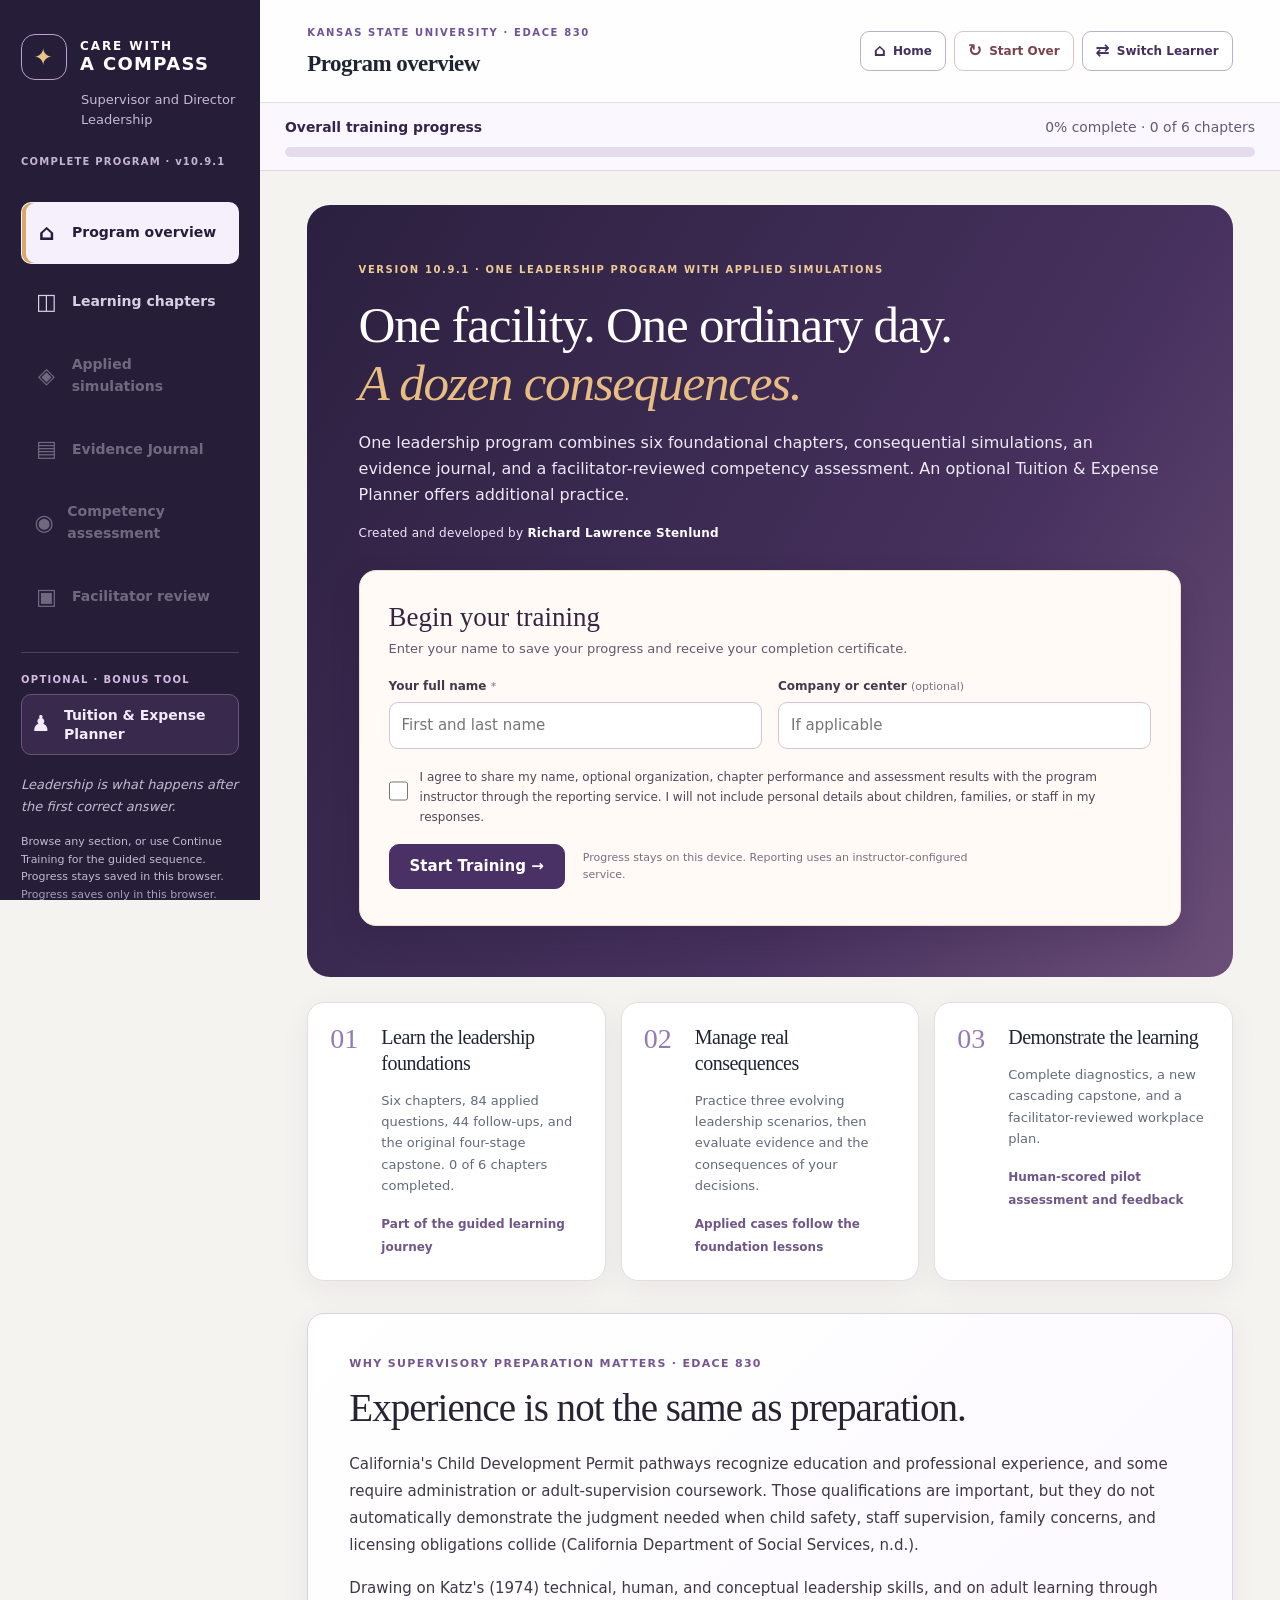
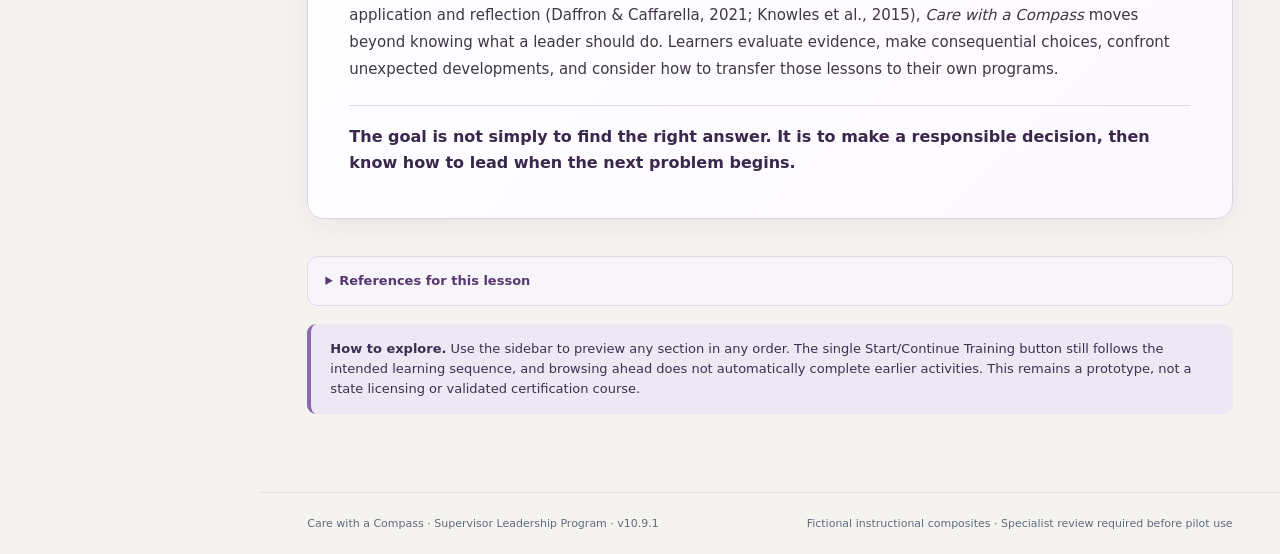
<file: index.html>
<!doctype html>
<html lang="en">
<head>
  <meta charset="utf-8">
  <meta name="viewport" content="width=device-width, initial-scale=1">
  <meta name="application-version" content="10.9.1">
  <meta name="theme-color" content="#261d39">
  <meta name="description" content="Care with a Compass v10.9.1: one guided supervisor and director leadership program featuring serious instructional lessons, contextual glossary definitions, real-world case reflections, branching simulations, and competency practice.">
  <title>Care with a Compass | Supervisor Leadership Program v10.9.1</title>
  <link rel="stylesheet" href="css/v92.css?v=10.9.1">
  <script src="js/v92-data.js?v=10.9.1" defer></script>
  <script src="js/v94-lessons.js?v=10.9.1&amp;build=source-citations" defer></script>
  <script src="js/v96-references.js?v=10.9.1&amp;build=source-citations" defer></script>
  <script>window.CWC_REPORT_ENDPOINT="https://formspree.io/f/mqpqeyoo"; // Instructor-owned Formspree endpoint for opted-in learner reports.</script>
  <script src="js/learner-services.js?v=10.9.1" defer></script>
  <script src="js/budget-planner.js?v=10.9.1&amp;build=assumed-capacity-citations" defer></script>
  <script src="js/v92-app.js?v=10.9.1&amp;build=case-laws-20261122" defer></script>
</head>
<body>
  <div id="app"><main style="max-width:850px;margin:60px auto;font-family:system-ui;padding:30px"><h1>Care with a Compass · Version 10.9.1</h1><p>Loading the complete supervisor leadership program with a fairness and bias chapter...</p><p>Six instructional chapters, consequential simulations, staffing and financial planning, evidence journal, and a facilitated competency assessment.</p></main></div>
  <noscript><p style="padding:25px;font-family:system-ui">JavaScript is required for the integrated supervisor and director leadership program.</p></noscript>
</body>
</html>
</file>
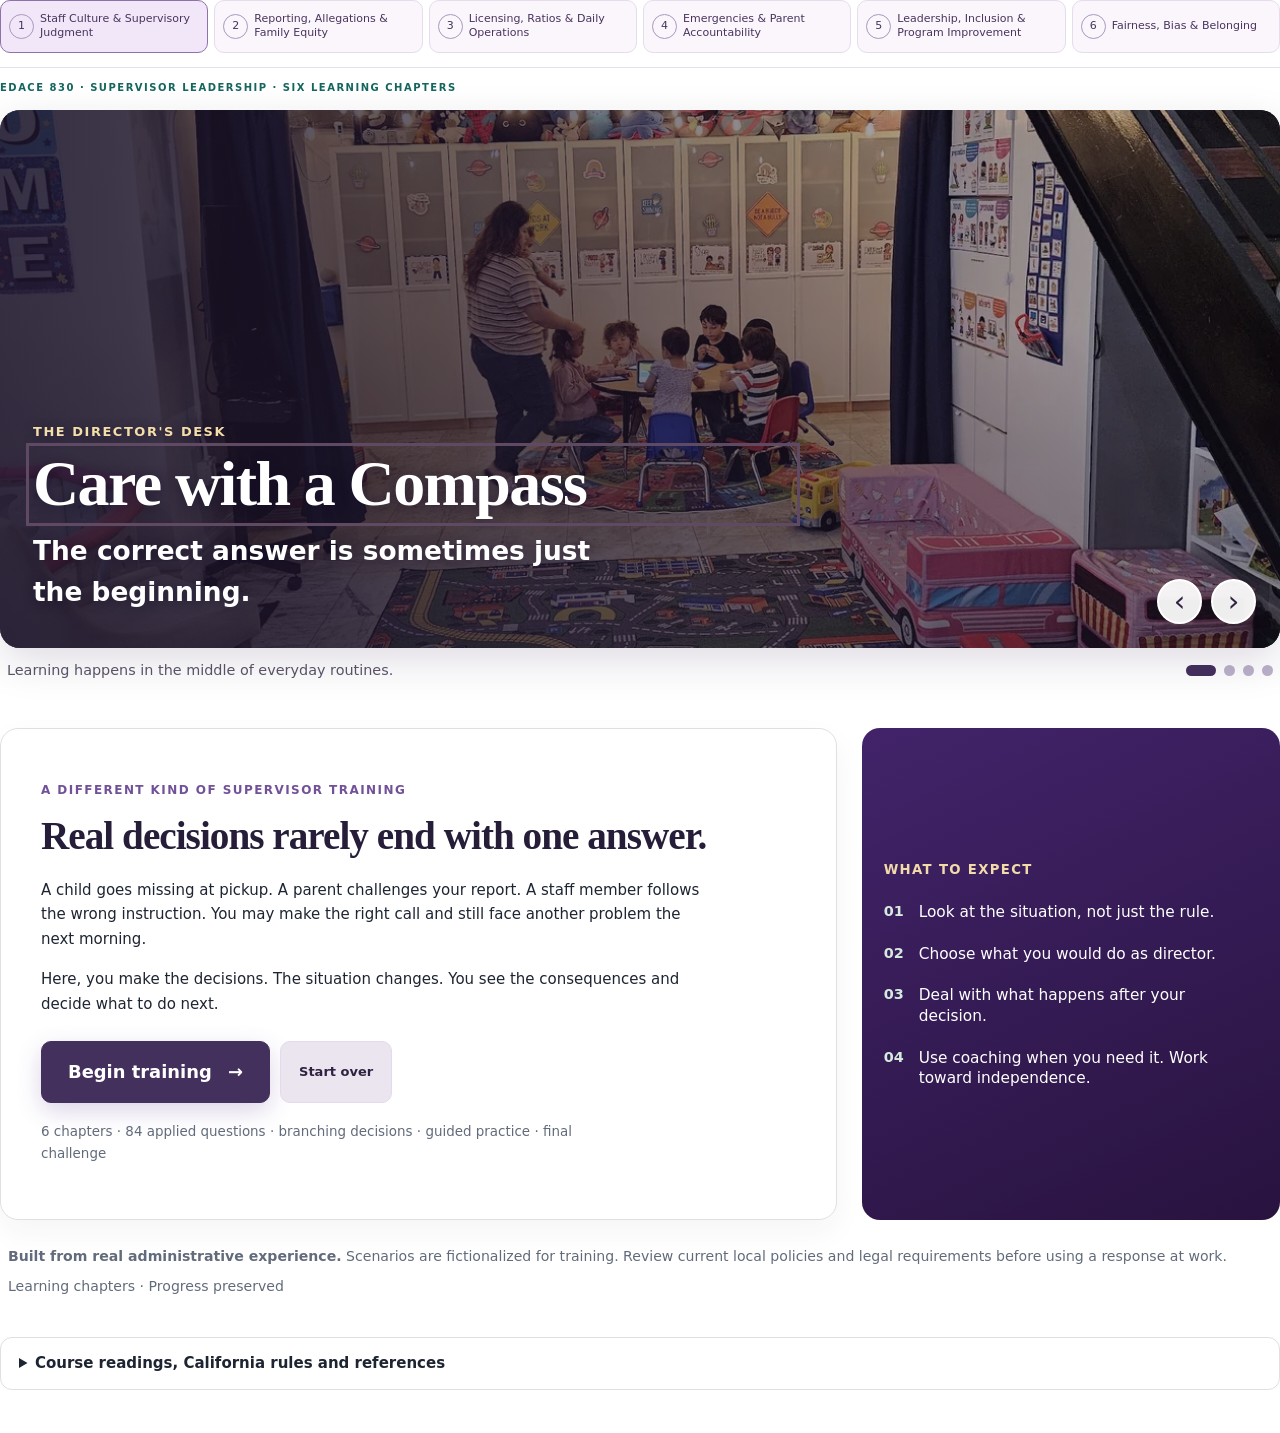
<file: chapters.html>
<!doctype html><html lang="en"><head><meta charset="utf-8"><meta name="viewport" content="width=device-width, initial-scale=1"><meta name="application-version" content="10.7.22"><meta name="theme-color" content="#261d39"><title>Care with a Compass | Six Leadership Chapters</title>




<link rel="stylesheet" href="css/styles.css?v=10.7.22"><style id="v82-nav-cleanup">.actions>button.action.ghost[onclick="lesson()"],.actions>button.action.ghost[onclick="welcome()"]{display:none!important}</style><style id="v93-integrated-course">
/* The six-chapter engine is preserved and embedded under one supervisory program navigation. */
html,body{margin:0;background:transparent;min-height:0!important;height:auto!important;overflow-x:hidden}
/* Intrinsic lesson layout must not inherit a viewport-sized minimum. */
.shell,.main{min-height:0!important;height:auto!important}
.shell{display:block!important;min-height:0!important}
.side{position:static!important;height:auto!important;overflow:visible!important;background:transparent!important;color:#30243e!important;padding:0 0 14px!important;border-bottom:1px solid #e6dfed}
.side>.brand,.side>a,.side>p,.side>hr{display:none!important}
.side .nav{display:grid!important;grid-template-columns:repeat(6,minmax(0,1fr));gap:6px!important;margin:0!important}
.side .navitem{color:#49345d!important;background:#faf6fc!important;border:1px solid #e5dcec!important;padding:11px 8px!important;font-size:11px!important;min-width:0;display:flex;gap:6px}
.side .navitem.current{background:#f1e7f9!important;border-color:#8f72aa!important}
.side .navitem.done{border-color:#4a927a!important}
.side .navitem .round{border-color:#a998bf!important}
.side .navlabel{overflow-wrap:break-word}
.side .navtrack{background:#e6ddec!important}
.main{max-width:none!important;width:100%!important;padding:12px 0 28px!important;margin:0!important}
.global-navigation{top:0}
@media(max-width:680px){.side .nav{display:grid!important;grid-template-columns:repeat(2,minmax(0,1fr))}.side .navitem:last-child{grid-column:auto}}
</style><style id="linear-guided-course">.global-navigation{display:none!important}</style><link rel="stylesheet" href="css/chapters-unified.css?v=10.7.22&build=mobile-entry-2"></head><body><div class="shell"><aside class="side"><div class="brand">Care with<br>a Compass</div><p class="small" style="color:#e3d6f4;font-weight:700;letter-spacing:.08em">EDACE 830 · INDEPENDENT STUDENT PROJECT</p><p class="small hide-mobile">The Director’s Desk · Caregiver Supervisor Leadership Lab</p><div id="nav" class="nav" aria-label="Chapter progress"></div><hr><p class="small">Six learning chapters, 84 applied questions, targeted remediation, 44 question follow-ups, six chapter branching labs, a four-stage cascading capstone, and a completion certificate.</p><p class="small">Foundation curriculum · v10.7.22 · Browser and offline</p></aside><main class="main" id="main" aria-live="off"></main></div>
<div id="certificatePrintHost" aria-hidden="true"></div><!-- Data editing: use the included Question_Editor.html and import this HTML. --><script src="js/data.js?v=10.7.22&build=source-citations"></script><script src="js/branching.js?v=10.7.22"></script><script src="js/question-followups.js?v=10.7.22&build=balanced-followups"></script><script src="js/concepts.js?v=10.7.22"></script><script src="js/app.js?v=10.7.22&build=mobile-entry-2"></script><script src="js/chapter-report-bridge.js?v=10.7.22"></script><script>
(function(){
 if(window.parent===window)return;
 const shell=document.querySelector(".shell");
 const main=document.getElementById("main");
 const nav=document.querySelector(".side");
 let lastSent=0,scheduled=false;
 // Measure intrinsic chapter content, NOT documentElement.scrollHeight.
 // That value includes the iframe viewport and causes an endless growth loop.
 const contentHeight=()=>{
  const bottom=el=>el?el.getBoundingClientRect().bottom+window.scrollY:0;
  return Math.ceil(Math.max(bottom(shell),bottom(main),bottom(nav),0));
 };
 const send=()=>{
  scheduled=false;
  const height=contentHeight();
  if(height<1||Math.abs(height-lastSent)<2)return;
  lastSent=height;
  try{window.parent.postMessage({app:"care-with-a-compass",kind:"course-height",height},window.location.origin);}catch(e){}
 };
 const schedule=()=>{
  if(scheduled)return;
  scheduled=true;
  window.requestAnimationFrame(send);
 };
 if(typeof ResizeObserver!=="undefined"){
  const observer=new ResizeObserver(schedule);
  for(const el of [shell,main,nav])if(el)observer.observe(el);
 }
 if(typeof MutationObserver!=="undefined"&&main){
  new MutationObserver(schedule).observe(main,{childList:true,subtree:false});
 }
 window.addEventListener("load",schedule);
 window.addEventListener("resize",schedule);
 document.addEventListener("DOMContentLoaded",schedule);
 for(const image of document.images)image.addEventListener("load",schedule,{once:true});
 schedule();
})();
</script></body></html>
</file>
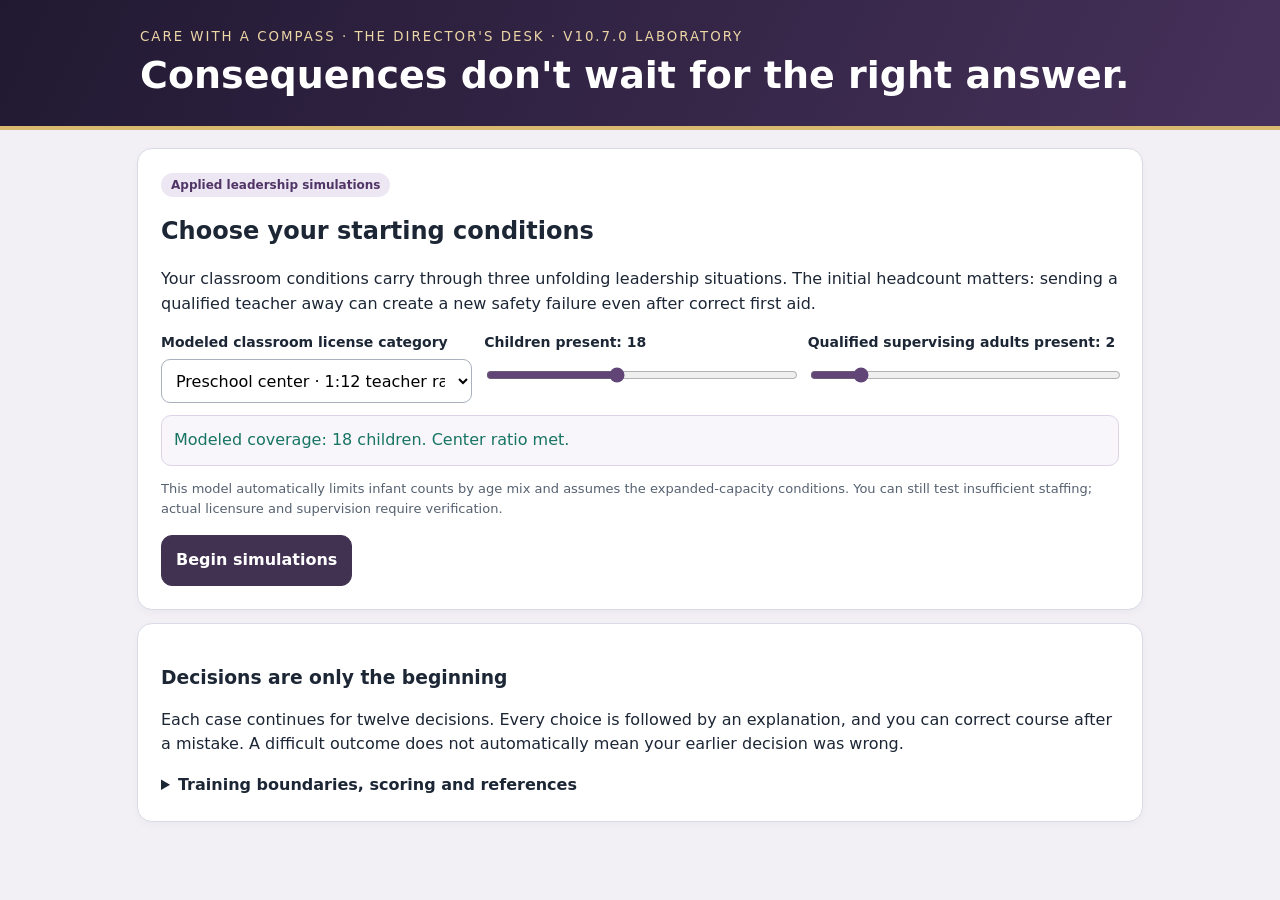
<file: consequence-lab-v10.7.19.html>
<!doctype html>
<html lang="en"><head><meta charset="utf-8"><meta name="viewport" content="width=device-width,initial-scale=1"><title>Care with a Compass | Consequence Lab v10.7.0</title>
<style>
:root{color-scheme:light;--navy:#1d2438;--purple:#423252;--gold:#d9b96d;--ink:#1c2635;--muted:#566170;--paper:#fff;--border:#d8dbe5;--bg:#f2f0f5;--ok:#14766b;--warn:#986116;--bad:#b03e43}
*{box-sizing:border-box}body{margin:0;background:var(--bg);color:var(--ink);font:16px/1.55 ui-sans-serif,system-ui,-apple-system,Segoe UI,sans-serif}header{background:linear-gradient(115deg,#211932,#46315a);color:#fff;border-bottom:4px solid var(--gold)}header>div{max-width:1040px;margin:auto;padding:24px 20px}header small{text-transform:uppercase;letter-spacing:2px;color:#edd6a6}header h1{font-size:clamp(25px,4vw,38px);margin:4px 0;line-height:1.18}header p{max-width:770px;color:#f0e9f3;margin:7px 0}main{max-width:1040px;margin:18px auto;padding:0 17px 38px}h2,h3{line-height:1.24}section,.card{background:#fff;border:1px solid var(--border);padding:23px;border-radius:15px;margin:13px 0;box-shadow:0 3px 10px #21193208}.two{display:grid;grid-template-columns:repeat(auto-fit,minmax(230px,1fr));gap:12px}.stats{display:grid;grid-template-columns:repeat(auto-fit,minmax(125px,1fr));gap:9px}.stat{background:#f7f6fa;border:1px solid var(--border);padding:12px;border-radius:10px}.stat span{display:block;font-size:12px;color:var(--muted)}.stat b{display:block;font-size:23px}button,input,select{font:inherit}button{cursor:pointer;border-radius:11px;border:1px solid #b7b4c5;background:white;text-align:left;padding:12px 14px;color:var(--ink)}button:hover,button:focus-visible{outline:3px solid #d9c6ec;outline-offset:1px;border-color:#614b73}button.primary{background:var(--purple);border-color:var(--purple);color:white;font-weight:700}button.primary:hover{background:#2c1f3a}.buttons{display:grid;gap:8px}.actions{display:flex;gap:10px;flex-wrap:wrap}.actions button{flex:0 1 auto}input,select{width:100%;padding:10px;border:1px solid #aab1bd;border-radius:9px;background:white;min-height:44px}label{display:block;font-weight:600;font-size:14px;margin-bottom:5px}.small,.eyebrow{font-size:13px;color:var(--muted)}.eyebrow{font-weight:750;text-transform:uppercase;letter-spacing:1.2px}.notice{padding:13px 14px;background:#fff8e8;border-left:4px solid #b18b36;border-radius:6px}.risk{color:#a45b15}.safe{color:#187463}.unsafe{color:#ac3f46}.tag{display:inline-block;background:#ece7f2;color:#513566;border-radius:20px;padding:3px 10px;font-size:12px;font-weight:bold}.feedback{border-left:5px solid var(--ok);background:#f1faf7}.feedback.partial{border-left-color:var(--warn);background:#fffaf0}.feedback.unsafe{border-left-color:var(--bad);background:#fff3f2}.progress{height:10px;background:#ddd9e5;border-radius:20px;overflow:hidden}.progress>div{height:100%;background:#725784;transition:width .2s}.source{font-size:13px;color:var(--muted)}.source a{color:#4a3181}.log{padding:0;list-style:none}.log li{border-bottom:1px solid #eee;padding:10px 0}.log li:last-child{border-bottom:none}details{margin-top:16px}summary{cursor:pointer;font-weight:600}a{color:#452c81}#scene:focus{outline:none}.banner{padding:14px;background:#e8e4ef;border-radius:9px}.err{background:#ffeef0;border:1px solid #bb777a;padding:10px;border-radius:8px}footer{font-size:12px;color:var(--muted);margin:25px 0}.layout{display:grid;grid-template-columns:1fr;gap:15px}@media(min-width:950px){.layout{grid-template-columns:minmax(0,1fr) 270px}}@media print{header{background:#fff;color:#000}body{background:white}button,input,select{display:none}section{box-shadow:none}}
input[type=range]{width:100%;padding:0;min-height:28px;accent-color:#604576;cursor:pointer}.projection{background:#f8f6fb;border:1px solid #ddd3e6;border-radius:10px;padding:12px;margin:12px 0}.model-grid{display:grid;grid-template-columns:repeat(auto-fit,minmax(190px,1fr));gap:14px}#labStaffingControls{border:1px solid #d6cbe0;background:#faf8fc}</style><style>body.embedded > header{display:none}body.embedded main{margin-top:0}</style></head><body><header><div><small>Care with a Compass · The Director's Desk · v10.7.0 laboratory</small><h1>Consequences don't wait for the right answer.</h1></div></header><main id="app" aria-live="polite"></main>
<script>
'use strict';
const VERSION='10.7.19';const STORAGE='cwc-consequence-lab-v10.7.19';
if(window.location.search.includes('embedded=1'))document.body.classList.add('embedded');
const SOURCE={nose:{t:'American Red Cross · Nosebleed first aid',u:'https://www.redcross.org/take-a-class/resources/learn-first-aid/nosebleeds'},aap:{t:'American Academy of Pediatrics · Child nosebleed guidance',u:'https://www.healthychildren.org/English/health-issues/injuries-emergencies/Pages/how-to-stop-a-nosebleed.aspx'},ems:{t:'American Academy of Pediatrics · When to call EMS',u:'https://www.healthychildren.org/English/health-issues/injuries-emergencies/Pages/When-Your-Child-Needs-Emergency-Medical-Services.aspx'},ratio:{t:'California Title 22 · Teacher–child ratios §101216.3',u:'https://www.law.cornell.edu/regulations/california/22-CCR-101216.3'},toddler:{t:'California Title 22 · Toddler component §101216.4',u:'https://www.law.cornell.edu/regulations/california/22-CCR-101216.4'},school:{t:'California Title 22 · School-age center ratio §101516.5',u:'https://www.law.cornell.edu/regulations/california/22-CCR-101516.5'},supervision:{t:'California Title 22 · Care and supervision §101229',u:'https://www.law.cornell.edu/regulations/california/22-CCR-101229'},blood:{t:'CDC · Cleaning and disinfecting early care and education settings',u:'https://www.cdc.gov/hygiene/about/how-to-clean-and-disinfect-early-care-and-education-settings.html'},hiv:{t:'CDC · Occupational HIV exposure and Standard Precautions',u:'https://www.cdc.gov/hiv/causes/occupational-transmission.html'},record:{t:'California Title 22 · Observation and first-aid records §101226.3',u:'https://www.law.cornell.edu/regulations/california/22-CCR-101226.3'},incident:{t:'California Title 22 · Incident reporting §101212',u:'https://www.law.cornell.edu/regulations/california/22-CCR-101212'},mandated:{t:'California Penal Code §11166 · Mandated reports',u:'https://leginfo.legislature.ca.gov/faces/codes_displaySection.xhtml?sectionNum=11166.&lawCode=PEN'},hs:{t:'Office of Head Start · List of Training Scenarios (theme inspiration)',u:'https://headstart.gov/human-resources/article/list-training-scenarios'},hsSafety:{t:'Office of Head Start · Safety practices, 45 CFR §1302.47',u:'https://headstart.gov/policy/45-cfr-chap-xiii/1302-47-safety-practices'},transport:{t:'Head Start · Transportation services §1303.72',u:'https://headstart.gov/policy/45-cfr-chap-xiii/1303-72-vehicle-operation'},parent:{t:'California Title 22 · Personal rights §101223',u:'https://www.law.cornell.edu/regulations/california/22-CCR-101223'}};
const CASES=[
{id:'nose',title:'The ordinary nosebleed',theme:'Medical judgment, exposure control and retaliation',origin:'Original advanced case',intro:'During free play, a four-year-old develops a nosebleed. The child is alert and breathing normally. Blood is dripping onto a table, and another child is walking toward it.',detail:'You do not yet know whether this is dry air, a fall, a medication effect, or a bleeding disorder.'},
{id:'arm',title:'The playground fall',theme:'Urgency, fracture response and staffing',origin:'Expanded original case',intro:'A child falls from play equipment. The forearm looks deformed, and the child says their fingers feel funny. A teacher is calling for you.',detail:'The injury could require urgent medical assessment. Other children are still on the playground.'},
{id:'fight',title:'The classroom altercation',theme:'Immediate protection, individualized support and privacy',origin:'Expanded original case',intro:'Two children are involved in a physical altercation. One is bleeding slightly near the mouth; the other remains highly agitated and tries to move closer.',detail:'Staff disagree about who started it. Parents are about to arrive.'},
{id:'ill',title:'Nobody is answering the phone',theme:'Serious illness, emergency authorization and family conflict',origin:'Expanded original case',intro:'A child becomes suddenly lethargic and feverish. The authorized parent and both listed contacts are not answering. An employee says the parent was hard to reach yesterday too.',detail:'The child needs an assessment based on current symptoms, not on an assumption about the family.'},
{id:'bus',title:'A child left on transportation',theme:'Head count, emergency search and licensing',origin:'Original adaptation of a Head Start training theme',intro:'A driver returns from the morning route. A child who should be in the classroom is absent from the head count. A bus monitor reports an incomplete sweep.',detail:'You do not yet know whether the child is on the bus, with a parent, or elsewhere.'},
{id:'bruise',title:'The unexplained bruising',theme:'Suspected abuse, neutrality and reporting',origin:'Original adaptation of a Head Start training theme',intro:'A teacher notices multiple unexplained bruises on a child. The child says something vague about being hurt but stops speaking when asked a follow-up.',detail:'You have insufficient evidence to conclude what occurred. You do have a duty to assess immediate safety.'},
{id:'parent',title:'An impaired pickup',theme:'Authorized release, de-escalation and safety',origin:'Original adaptation of a Head Start training theme',intro:'At pickup, an authorized parent smells strongly of alcohol and seems unsteady. The parent insists they are perfectly fine to drive.',detail:'An authorized adult is not necessarily a safe driver. Children are watching the exchange.'},
{id:'monitor',title:'Where is the bus monitor?',theme:'Qualified coverage, transportation contingency and time pressure',origin:'Original adaptation of a Head Start training theme',intro:'The scheduled bus monitor calls out. An untrained employee volunteers to ride so the bus can depart on time. Families are waiting.',detail:'The route cannot simply be run on assumptions about substitute qualifications and supervision.'}
];
const VARIANTS={nose:[
['dry','A history of dry indoor air emerges; no injury is reported.'],['toy','Another child admits throwing a small toy toward the child before the bleeding began.'],['fall','A witness reports the child struck their face on a low shelf; swelling is developing.'],['bleeding','The parent later discloses hemophilia, a diagnosed bleeding disorder not listed on the emergency form.'],['medicine','A caregiver later mentions a recently administered medicine that may affect bleeding; the record is incomplete.'],['spray','The family later describes repeated nasal spray use and nasal irritation; causality has not been established.'],['foreign','The child later mentions placing a small bead near the nostril; staff cannot safely confirm what happened.'],['recurrent','The family later reports several significant nosebleeds this month.'],['unknown','No cause becomes apparent despite a careful factual review.'],['collision','A camera review later suggests an accidental collision during play.']
],arm:[['fall','The child says the hand is tingling and becomes colder.'],['stumble','A witness reports a second fall but the timing is unclear.'],['swelling','Swelling increases before EMS arrives.'],['stable','The child remains alert, but the deformity is unchanged.']],fight:[['repeat','A child attempts to approach the other child again.'],['support','One child has an individualized behavior support plan on file.'],['witness','Two witnesses provide conflicting accounts.'],['head','The injured child develops confusion after a possible head impact.']],ill:[['weak','The child becomes increasingly difficult to rouse.'],['breathing','Breathing becomes abnormal while you are assessing the child.'],['stable','The child is alert again but remains ill.'],['condition','An emergency care plan is found in the child’s file.']],bus:[['onbus','A child is found on the parked bus, alert but frightened.'],['heat','The vehicle interior is hot and the child is not immediately visible.'],['parent','A parent calls to say the child was never placed on the bus.'],['offroute','Attendance records suggest the child boarded but was not signed into the room.']],bruise:[['disclose','The child spontaneously makes a statement that raises reasonable suspicion of abuse.'],['accident','A witness describes a recent accidental fall but the explanation is incomplete.'],['staff','Another staff member reports witnessing rough handling.'],['unknown','The source of the bruises remains unclear.']],parent:[['refuses','The parent becomes loud and demands immediate release.'],['alternate','Another authorized contact is nearby and answers the phone.'],['keys','The parent picks up car keys and heads toward a vehicle.'],['calms','The parent agrees to step aside and talk privately.']],monitor:[['late','A qualified monitor can arrive in 25 minutes.'],['untrained','The volunteer has never completed the required training.'],['detour','A family calls requesting a special stop.'],['route','An approved alternate route and trained staff are available.']]};

const CASE_LESSONS={"nose":{"heading":"Minor symptom, major supervisory responsibilities","paragraphs":["A nosebleed may be routine, but a director must simultaneously protect the injured child, prevent contact with blood, and keep the other children supervised. The first response should be based on the child's visible condition and established first-aid guidance, not assumptions about the eventual diagnosis.","Forward positioning with sustained pressure is the standard first-aid response for an alert child with an uncomplicated nosebleed. Serious symptoms, heavy bleeding, significant injury or bleeding that does not stop can change the urgency. A documented bleeding disorder or medication history may matter, but do not delay immediate care to obtain that history.","Treat all blood as potentially infectious. Use appropriate protective equipment, isolate spills and follow the facility's exposure-control procedure without singling out a child because of HIV or another status. Separately verify qualified staff coverage, notify the family appropriately and preserve factual records. A complaint or worsening symptoms after correct care is not, by itself, evidence of poor judgment."],"focus":"Prioritize first aid, blood precautions, real-time ratios, reassessment and record integrity."},"arm":{"heading":"An injury requires care and operational continuity","paragraphs":["An obvious deformity or altered hand sensation can signal an injury that needs urgent medical evaluation. Protect the child, minimize unnecessary movement and seek appropriate emergency help rather than using the parent's availability as a medical triage rule.","Before delegating transport or contact duties, count who is physically supervising the rest of the children. One qualified staff member cannot simultaneously escort a child and be counted in a classroom they have left.","Record observed signs and the timeline without diagnosing from appearance, and preserve any relevant video. A parent complaint is a separate development to manage factually; it does not change whether the initial protective decision was sound."],"focus":"Recognize urgency, maintain supervision and separate medical assessment from documentation."},"fight":{"heading":"Protection before punishment","paragraphs":["First separate the children, assess injuries and maintain continuous supervision. The fact that one child is upset or injured does not establish who initiated the altercation or why.","Disability supports, individualized plans and behavioral context can affect what prevention and response look like. They do not justify leaving others unsafe, nor should they be used to assume intent without evidence.","Communicate with families using each child's relevant facts, preserve confidentiality and establish an observation-based improvement plan. The leadership work continues after the immediate altercation ends."],"focus":"Separate immediate safety, individualized support, factual investigation and family communication."},"ill":{"heading":"Emergency action does not wait for family contact","paragraphs":["A child who becomes unexpectedly lethargic or seriously ill requires immediate assessment using the child's known emergency plan, trained staff and emergency services as indicated. Repeated unanswered phone calls cannot become a substitute for medical action.","Assign responsibilities: one person stays with the child, another contacts authorized adults, and qualified staff maintain safe coverage for everyone else. Recheck the actual roster whenever someone leaves the facility.","Coordinate the factual handoff and a safe discharge process with medical professionals. Transportation difficulties alone do not prove neglect, but objectively concerning facts may trigger separate reporting duties."],"focus":"Respond to clinical urgency first, then coordinate parents, responders, documentation and coverage."},"bus":{"heading":"A head-count discrepancy is an urgent safeguarding event","paragraphs":["An expected child missing from a classroom count requires an immediate, systematic search and confirmation of where the child was last seen. Do not rely on an incomplete sign-out record or assume the child stayed home.","Transportation safety requires a documented verification process, trained personnel and a second layer of accountability. Other children still require supervision while staff search.","If the investigation reveals an incident that threatens a child's safety, use the applicable notification and licensing-reporting thresholds. Do not treat a complete checklist as proof that the actual sweep happened."],"focus":"Search immediately, protect the other children, preserve original records and correct the process."},"bruise":{"heading":"Reasonable suspicion is not the same as proof","paragraphs":["Take unexplained injuries seriously while keeping observations separate from allegations and conclusions. Provide immediate care, note the child's exact spontaneous words and avoid repeated or leading interviews.","Where reasonable suspicion exists, mandated reporters must follow the applicable reporting duties without waiting to complete their own investigation. Supervisory approval is not a substitute for an individual mandated reporter's legal obligations.","Preserve records and protect confidentiality. Staff should not declare anyone guilty, but neither should uncertainty become a reason to ignore a child-safety concern."],"focus":"Recognize the reporting threshold, document neutrally and protect the child."},"parent":{"heading":"An authorized adult can still create an immediate safety problem","paragraphs":["When a pickup adult appears impaired, focus on what is observed rather than making a diagnosis or publicly humiliating the person. The child's immediate safety, authorized release rules and de-escalation all matter.","Know the facility's approved pickup and escalation procedures, including how to seek another authorized adult or emergency assistance when circumstances justify it. Do not invent legal authority to detain a person.","Record exact observations and actions, communicate only necessary information, and plan for future safe pickups. A family's anger after a sound decision is a management problem to address, not automatic proof the decision was wrong."],"focus":"Manage observed risks, verified authorization, safe alternatives and factual documentation."},"monitor":{"heading":"Transportation qualification cannot be improvised","paragraphs":["A transportation schedule does not turn an untrained employee into an eligible monitor. Confirm the relevant staffing, training and supervision requirements before deciding a route can leave.","Delaying departure can create inconvenience and pressure from families, but an unsafe workaround can create more serious risks. The director must communicate the reason for a delay, provide an authorized alternative and protect children awaiting transportation.","Document the operational failure and establish an actual relief plan, including training and coverage verification. A full roster is not evidence that each role is safely covered."],"focus":"Verify qualified coverage, protect children during delays and build a real contingency plan."}};
const STAGE_COACH=[["Priority and first action","In the first minute, separate urgent danger from information you would merely like to know. Put immediate care and supervision ahead of routine calls, appearance management and explanations.","Would your first action still make sense if the parent never answered?"],["Supervision and deployment","A person who is helping one child may no longer be available to supervise the rest. Recount actual qualified staff and present children whenever a role changes; the posted roster is not enough.","Who is accountable for every child while the response continues?"],["Concurrent hazards","A blood spill, distressed child or altered scene can create a second hazard. Assign safe containment and cleanup without interrupting necessary care or leaving the group under-supervised.","What new risk did the first intervention create?"],["Reassessment as facts change","The situation has evolved. Reassess symptoms, safety and what is verified; a good initial decision is not permission to stop observing. Conversely, new symptoms do not retroactively make an earlier appropriate decision wrong.","Which new observation should change your next action?"],["Communication without delay","Give families a factual, timely update without treating their response as a substitute for emergency judgment. Describe what was observed, what care was provided and what comes next.","How can you be transparent without guessing or sharing another child's information?"],["Relief staffing","Sending a qualified staff member away changes the live ratio and supervision picture. Verify qualified backup before making an assignment; if coverage is impossible, change operations rather than fabricate compliance.","What should stop, change or be delayed if no relief staff are available?"],["Evidence and confidentiality","Separate a direct observation from an inference, allegation or private medical detail. Collect only what is needed for safeguarding and the response; protect confidential records and avoid attributing fault prematurely.","Which facts can you defend from firsthand records?"],["Outcome versus decision quality","A symptom can improve, recur or worsen independently of whether the initial procedure was appropriate. Decisions should be judged against facts available at that moment, including new warning signs.","Would you still defend the decision if the next event went badly?"],["Documentation and preservation","Write an accurate timeline and preserve original footage, rather than reconstructing a convenient story after a complaint. Note uncertainty and restrict access appropriately.","What original record would you need if accounts conflict tomorrow?"],["Complaint and process","Families may complain even when the facility acted appropriately. Cooperate, preserve documents and respond to allegations with verified facts; a complaint is not a violation finding.","What would an independent reviewer be able to verify?"],["Different reporting duties","Child-abuse reports, licensing incident reports and routine family notifications are different duties with different thresholds. Apply the actual rule to established facts and avoid reporting every inconvenience as abuse or ignoring reportable harm.","Which duty is triggered by which fact, and by when?"],["Transfer to the next shift","A completed form or training attendance record does not prove safer practice. Assign corrective ownership and use observation, rehearsal and follow-up evidence to verify implementation.","What evidence tomorrow would show the problem is truly less likely to recur?"]];
function lessonPanel(s){const v=CASE_LESSONS[s.id];if(!v)return '';return '<section class="card" aria-label="Case lesson"><details><summary><strong>Review the learning lesson: '+ESC(v.heading)+'</strong></summary>'+v.paragraphs.map(p=>'<p>'+ESC(p)+'</p>').join('')+'<p><strong>Learning objective:</strong> '+ESC(v.focus)+'</p><p class="small">This optional lesson explains governing principles without revealing which development will occur.</p></details></section>';}
function decisionTeaching(s,sc,f){const guide=STAGE_COACH[s.step]||STAGE_COACH[0];const notBest=sc.opts.filter(o=>o.g<3).sort((a,b)=>b.g-a.g)[0];const preferred=sc.opts.filter(o=>o.g===3);const selectedError=f.grade<3?'<p><strong>What was missing:</strong> '+ESC(f.why)+'</p>':'';let contrast='';if(f.grade===3&&notBest){contrast='<p><strong>Why a plausible alternative is weaker:</strong> '+ESC(notBest.t)+' — '+ESC(notBest.w)+'</p>'} else if(f.grade<3&&preferred.length){contrast='<p><strong>A stronger action:</strong> '+ESC(preferred[0].t)+' — '+ESC(preferred[0].w)+'</p>';}return '<div class="card" style="box-shadow:none;background:#f8f6fb"><h3>Director\'s lesson: '+ESC(guide[0])+'</h3><p><strong>Why this decision matters:</strong> '+ESC(guide[1])+'</p>'+selectedError+contrast+'<p><strong>Transfer question:</strong> '+ESC(guide[2])+'</p><p class="small">The process score reflects decision quality with the information available now, not whether the fictional outcome turns out favorably.</p></div>';}

const DESK_CASES=[{"id":"directorPickup","title":"The Pickup That Became a Crisis","theme":"Family conflict and safeguarding","origin":"Original Director’s Desk case · expanded","intro":"An adult confronts a child during pickup while staff supervise a group.","detail":"Each decision affects supervision, evidence, communication, or future planning."},{"id":"hospitalHandoff","title":"After the Ambulance Leaves","theme":"Emergency response and child safeguarding","origin":"Original Director’s Desk case · expanded","intro":"A child requires emergency medical care while other children remain at the program.","detail":"Each decision affects supervision, evidence, communication, or future planning."},{"id":"staffingGap","title":"A Schedule That Cannot Bend","theme":"Qualified staffing and leadership","origin":"Original Director’s Desk case · expanded","intro":"A qualified teacher calls out at opening while families are arriving.","detail":"Each decision affects supervision, evidence, communication, or future planning."}];
CASES.push(...DESK_CASES);
Object.assign(VARIANTS,{"directorPickup":[["morning","The doorway is busy with morning arrivals."],["afternoon","Another family arrives during pickup."],["closing","The incident occurs near closing, with fewer staff available."]],"hospitalHandoff":[["midday","The emergency occurs during a busy classroom transition."],["opening","Staff are still processing morning arrivals."],["closing","The center is operating with minimum closing coverage."]],"staffingGap":[["opening","Several families arrive early."],["break","An additional staff break is due."],["transport","A qualified worker is needed for transportation."]]});
const DESK_SEQUENCES={"directorPickup":[["An adult crosses the line","A parent shouts at a child in the presence of others.","Separate and protect the child while maintaining qualified supervision.","Require the child to answer the parent’s allegations in front of classmates."],["The rest of the group","The teacher assisting the child is also assigned to six other children.","Confirm qualified coverage and call for an appropriate colleague.","Leave the children unattended while escorting the adult."],["Access to the classroom","The adult refuses to step away and approaches the classroom.","Keep children safe, use de-escalation, and activate the facility’s access procedures.","Allow the adult into the classroom to settle the disagreement."],["A video request","The adult demands immediate access to video showing unrelated children.","Preserve the original recording and process access through authorized channels.","Show the footage publicly at pickup."],["An unverified allegation","A staff member recounts something they heard but did not witness.","Record the source, distinguish allegations from facts, and reassess child safety.","Tell families the unverified story is established fact."],["Qualified relief is delayed","A caregiver is asked to leave the group for a meeting.","Keep qualified supervision and adjust nonurgent tasks until relief arrives.","Send the caregiver away before relief is present."],["A second pickup adult","Another adult listed for pickup has not shown identification.","Verify identity against current authorization before any release.","Release the child because the adult knows the family."],["A family demands exclusion","One family insists that another child must be disenrolled immediately.","Review individual safety needs and follow applicable enrollment procedures.","Exclude the child solely because of unverified family history."],["Accounts conflict","Two employees remember different details and the camera may overwrite.","Preserve original notes and recordings, retaining conflicting accounts.","Rewrite the original entry until all accounts agree."],["A complaint follows","An adult files a complaint about how staff handled pickup.","Preserve evidence and respond confidentially to authorized inquiries.","Threaten to terminate care because of the complaint."],["Determine reporting duties","The incident might trigger more than one legal reporting threshold.","Evaluate mandated reporting and licensing requirements separately and act as required.","Wait for certainty of guilt before making any required report."],["The next pickup period","Staff need a practical safety and access plan for tomorrow.","Test the revised supervision and authorized-access plan with staff.","Assume a memo alone prevents another incident."]],"hospitalHandoff":[["Urgent medical care","A child requires emergency assessment and the remaining group needs care.","Arrange appropriate emergency care while preserving qualified supervision.","Delay necessary emergency care until a parent can arrive."],["Who goes to hospital?","A qualified caregiver volunteers to accompany the child.","Confirm relief coverage before removing that caregiver from the group.","Send the caregiver while leaving coverage unresolved."],["A disclosure is made","The child spontaneously says an employee caused their injury.","Record the child’s words, safeguard the child and act if reporting criteria are met.","Conduct repeated leading questioning to confirm the allegation."],["Information changes","The hospital provides an update differing from an earlier assumption.","Append accurate updates without altering the original record.","Rewrite the original report to remove the discrepancy."],["The family calls","The family wants a definite account before staff have verified the facts.","Communicate verified observations and uncertainty privately.","Promise a definite explanation without supporting evidence."],["Coverage is strained","A second staff member is asked to leave to deliver documents.","Maintain qualified group coverage and appoint an authorized liaison.","Use a visitor as an unqualified replacement supervisor."],["Witnesses disagree","Employees provide conflicting accounts of the timeline.","Preserve each factual account and avoid coercing agreement.","Ask every witness to sign the same reconstructed timeline."],["Protecting the child","The employee named in the disclosure returns to child-care duties.","Apply protective measures and appropriate fair investigative procedures.","Ask the child to confront the employee."],["Footage may disappear","Relevant camera footage is set to overwrite automatically.","Secure originals promptly and limit access to authorized persons.","Allow relevant evidence to disappear because the story is disputed."],["A licensing inquiry","The family states that licensing has been contacted.","Cooperate through authorized channels using factual records.","Destroy records before the inquiry begins."],["Separate reporting duties","Medical care and alleged mistreatment may create distinct duties.","Evaluate and fulfill each applicable reporting obligation promptly.","Assume one report automatically satisfies all reporting duties."],["Restore readiness","The program must review its emergency and staffing system.","Test emergency handoffs, qualified coverage and escalation procedures.","Reuse the same untested emergency coverage plan."]],"staffingGap":[["A teacher calls out","Children are arriving before a replacement is confirmed.","Verify actual qualified coverage and limit intake if necessary.","Admit children based solely on the posted roster."],["A parent objects","A parent insists that care cannot be delayed.","Explain the verified capacity and offer an appropriate safe alternative.","Exceed safe staffing because the parent is frustrated."],["Required break","The remaining teacher needs a break.","Secure qualified relief and an explicit handoff before leaving.","Leave the room briefly without a qualified supervisor."],["An available substitute","An employee offers to cover but qualifications are unverified.","Verify the substitute’s eligibility before counting the person.","Count an unqualified employee immediately."],["The headcount rises","Additional arrivals increase the teacher requirement.","Recalculate actual headcount and physically available qualified staff.","Use yesterday’s headcount to determine today’s coverage."],["Payroll pressure","The director worries relief staffing will exceed budget.","Model realistic relief staffing costs and protect child supervision.","Accept supervision gaps to avoid additional payroll."],["An emergency interruption","One teacher must attend to an urgent child need.","Arrange an eligible handoff or restrict intake to keep all children supervised.","Send the teacher away without checking remaining coverage."],["Inconsistent attendance","The sign-in record conflicts with who is physically present.","Reconcile actual attendance with original contemporaneous records.","Backdate sign-in sheets to match the expected staffing plan."],["Families ask why","Families demand an explanation for delayed admission.","Explain safety measures without disclosing private personnel details.","Reveal confidential staff information to assign blame."],["The pattern repeats","The same opening shortage has occurred before.","Audit qualified backup capacity and create workable activation triggers.","Issue a reminder without changing the failed system."],["Determine reporting","The shortage may have produced an incident affecting children.","Check the actual facts and applicable licensing reporting duties.","Assume staffing problems can never be reportable."],["Tomorrow’s schedule","The program needs to operate safely next week.","Verify and test qualified relief coverage before approving the plan.","Approve the same minimum staffing schedule without contingency."]]};
const DESK_ALTERNATIVES={"directorPickup":[["Quietly move the distressed child to an adjoining supervised area before addressing the adult.","Ask the adult to step aside with the director while the teacher reassures the child.","Have a second teacher witness the exchange before interrupting the adult."],["Move the entire group to another room with the same teacher while the director approaches the adult.","Temporarily pause new pickups while confirming how many children remain with each employee.","Assign a nearby aide to watch the group while the qualified teacher handles the adult."],["Explain the facility’s visitor boundary and request the adult accompany the director to a private area.","Keep the classroom door secured and contact the designated backup administrator.","Ask the adult to wait just inside the classroom doorway while staff finish the headcount."],["Acknowledge the request and arrange a later review of footage subject to privacy approvals.","Ask staff to preserve the video and obtain direction on whether any portion can be shared.","Allow a short viewing from a distance if the other children’s faces are hard to see."],["Ask the staff member for a contemporaneous account before involving other families.","Review present child-to-child interactions and the existing safeguarding plan.","Pause further action until the secondhand source agrees to make a written allegation."],["Shorten the meeting and keep the teacher present until qualified relief can reach the room.","Reassign the meeting to the end of the shift and document the operational delay.","Have the director monitor the doorway while the employee steps away without a formal handoff."],["Check the written authorization and ask the second adult for a photo identification document.","Call the parent of record while keeping the child supervised, then verify the adult’s identity.","Ask a familiar teacher to confirm recognition before checking official pickup records."],["Create an interim safety plan and schedule a prompt review with the affected families separately.","Assess adult-access restrictions and how the child-to-child concerns are supervised.","Temporarily suspend enrollment before reviewing the facts, then offer an appeal."],["Preserve each witness account, including the time recorded and the source of the observation.","Save the original video before overwriting and ask staff to supply independent timelines.","Produce one provisional timeline without clearly identifying its uncertain portions."],["Acknowledge the complaint and designate a point of contact for authorized follow-up.","Review staff conduct with personnel privately while preserving incident materials.","Circulate the complaint to every staff member so they can collectively agree on a response."],["Document the known facts and separately check which licensing reports may be triggered.","Protect the child and assess reasonable suspicion without asking staff to prove the allegation.","Ask licensing whether a report is needed but defer a clearly required mandated report."],["Rehearse pickup verification and adult-access responses before the next high-traffic period.","Assign specific staff responsibilities and confirm backup coverage for arrival and pickup.","Post revised rules at the entrance without testing whether staff can implement them."]],"hospitalHandoff":[["Have an eligible staff member summon emergency help while another maintains group coverage.","Check the child’s emergency plan while staff immediately assess urgent symptoms.","Wait to secure a complete written history before contacting emergency responders."],["Reassign a qualified floating teacher to cover the classroom and record the handoff.","Ask the escort to remain at the doorway until the remaining coverage is confirmed.","Assume the staff member who usually covers breaks will be available without checking."],["Write down the disclosure verbatim and use the required reporting and safeguarding pathway.","Separate the accused employee from direct access pending an appropriate safety review.","Ask the child one additional leading question so the team can determine whether it was intentional."],["Preserve the first entry and label the hospital information as a later verified update.","Inform necessary personnel of the new facts without attributing an unverified cause.","Use the latest hospital statement to replace the provisional cause in prior records."],["Give the family a brief factual update and explain what is still being verified.","Refer detailed medical questions to the authorized clinical provider while maintaining contact.","Provide the director’s most likely explanation as an unofficial reassurance."],["Move the document delivery to an authorized electronic or later handoff.","Ask the receiving agency whether it can collect documents without removing staff.","Have a cleared but unassigned employee stay with the classroom without checking qualifications."],["Ask witnesses for independent accounts and preserve the differing observations.","Build a chronology showing which times are verified and which are recollections.","Summarize discrepancies as resolved because the staff members agree on the general sequence."],["Verify an immediate protective assignment while following personnel and reporting requirements.","Consult authorized investigators about safeguarding measures without waiting on guilt findings.","Move the employee to a different room without reviewing whether the child could still be exposed."],["Export the original recording with timestamps, access controls and a retention note.","Confirm whether additional camera angles or logs need preservation.","Extract only the clip that supports the director’s existing reconstruction."],["Designate an authorized contact and share accurate, limited information with licensing.","Document what the program knows and when the relevant records were secured.","Prepare an explanatory letter using staff consensus before securing the original evidence."],["Consider the hospital incident and suspected maltreatment under distinct reporting rules.","Verify deadlines and who is responsible for each required submission.","Wait for the hospital to decide whether the program must make an abuse report."],["Test a second emergency escort using the planned substitute coverage.","Debrief the specific communication and supervision bottlenecks with appropriate staff.","Update the written plan without confirming whether qualified relief is actually available."]],"staffingGap":[["Check attendance, count the qualified adults physically present and temporarily hold additional arrivals.","Ask arriving families for a brief delay while contacting the qualified relief list.","Take in only a few more children based on expected, rather than confirmed, replacement coverage."],["Explain the safety constraint and offer a concrete follow-up or alternate authorized arrangement.","Ask the director to speak with the family while staff confirm actual capacity.","Accept one additional child as a temporary exception while a replacement is reportedly en route."],["Shift the break until a qualified person can assume supervision, then document the change.","Ask another classroom whether it can safely combine groups under the applicable rules.","Use a nearby office worker to cover briefly because the supervising teacher is still on site."],["Review clearance, role qualifications and the license’s staffing requirements before assigning coverage.","Use the employee for non-supervisory tasks that free a qualified teacher.","Count the substitute provisionally because training records appear likely to be complete."],["Update the live attendance total before admitting additional children.","Coordinate permitted grouping changes based on both actual children and qualified staff.","Use the classroom’s planned maximum enrollment rather than checking who is now present."],["Compare qualified relief hours with the cost of reducing intake to a safe level.","Build an emergency staffing reserve and identify concrete funding trade-offs.","Keep the existing schedule and compensate with additional unpaid preparation time."],["Delay nonurgent duties while verifying coverage for the child needing help.","Use another eligible staff member and explicitly transfer supervision responsibility.","Ask a teacher to step out while the director monitors the room from the hallway."],["Count each child physically and preserve original sign-in and sign-out entries.","Identify the discrepancy and document corrections without overwriting prior entries.","Ask families to sign replacement attendance sheets without retaining the originals."],["Explain the supervision standard and provide a realistic plan for future arrivals.","Acknowledge the impact on families without identifying staff private circumstances.","Give families the absent teacher’s reason for calling out to justify the delay."],["Identify recurring uncovered periods and build a qualified-call-in protocol.","Review attendance patterns and whether schedules reflect predictable staffing losses.","Offer another refresher training without budgeting or scheduling extra coverage."],["Document whether children were left without required supervision before determining reportability.","Review incident-report deadlines and preserve records of the coverage problem.","Assume a ratio problem requires no action if no child was visibly injured."],["Cross-check relief staff availability and rehearse an actual absence scenario.","Revise the budget to fund reliable backup and establish escalation triggers.","Approve the plan because the backup worker has verbally said they may be available."]]};
const DESK_RATIONALE={"directorPickup":[["Interrupt the adult's confrontation first: the child needs immediate protection and the rest of the group must remain supervised.","Moving the child is protective, but someone still has to restrict the adult's access and manage the group.","A private discussion can lower conflict after the child is safe; it cannot replace immediate separation.","Waiting to secure a witness leaves the child exposed while the confrontation continues.","Making the child defend themself in public can intensify distress and compromises the child's dignity."],["A named qualified adult must take responsibility for the children before another teacher is diverted.","Relocating the group is viable only when the destination and supervising adult are actually safe.","Pausing pickups buys time but does not establish who is supervising each child.","An available aide may assist, but cannot automatically replace required qualified supervision.","Sending the supervising teacher away without coverage creates a second child-safety failure."],["The director must protect the classroom boundary while de-escalating the adult rather than inviting the conflict inside.","Offering a private discussion helps if the adult cooperates and access restrictions remain active.","Locking the door protects entry, but staff still need an escalation and safe exit plan.","Letting the upset adult wait inside the threshold keeps children exposed to the confrontation.","Inviting the adult into the classroom prioritizes convenience over child safety."],["Retain the unaltered video before considering any authorized, privacy-protected access request.","A later viewing can be considered, but first preserve the footage and confirm who may see it.","Preservation is essential; deciding whether video can be shared requires a separate privacy review.","Distant viewing may still reveal other children and is not an approved disclosure safeguard.","Showing group footage publicly breaches the privacy of children who are not party to the dispute."],["Secondhand remarks are leads to verify, not proof; assess current child protection and preserve the source accurately.","A contemporaneous witness account improves evidence but does not alone resolve the child's safety needs.","Reviewing current peer interactions is useful, but original allegations must be recorded faithfully.","Waiting for a signed allegation can delay an immediate response to a concrete safeguarding concern.","Presenting unverified information as fact can damage families and contaminate later testimony."],["Keep qualified group supervision until an actual handoff is confirmed; defer the meeting if necessary.","Shortening a meeting does not help if staff abandon their group before relief arrives.","Rescheduling is sound if the group remains actively covered and necessary action is not delayed.","A director in the hallway cannot automatically count as supervising an entire classroom.","Leaving first and arranging relief afterward exposes the remaining children to an uncovered interval."],["Authorization is not identification; match the present adult to the current pickup record before releasing the child.","A photo ID and current authorization record together establish a defensible verification path.","A phone call may clarify the plan, but the person standing at the door still needs identity confirmation.","Staff recognition is useful supporting information, not a substitute for formal verification.","Familiarity with a family does not establish the legal authority to take a child."],["An individualized safety review protects children and avoids treating unverified allegations as a basis for exclusion.","An interim safety plan is constructive, provided the program also resolves the actual allegations fairly.","Access restrictions may be necessary, but do not answer the separate question about the other child's enrollment.","A provisional suspension without documented findings may be arbitrary and unequal.","Removing a child on rumor alone confuses family demands with an evidence-based enrollment decision."],["Keep both original witness accounts and footage; a defensible record can acknowledge uncertainty.","Requesting independent observations preserves accuracy, but time-stamped video also needs retention.","Securing the footage is essential, while staff accounts and their sources still need preservation.","A timeline that hides uncertainty can incorrectly convert inference into apparent fact.","Rewriting original accounts erases discrepancies that investigators may need to evaluate."],["Respond to a complaint on verified facts while safeguarding original evidence and family confidentiality.","Naming a response contact is useful only if the underlying incident evidence is also preserved.","Private personnel review may be needed, but does not replace a timely, accurate complaint response.","Circulating a family's complaint unnecessarily creates privacy and potential retaliation risks.","Threatening disenrollment for filing a complaint violates basic fairness and silences safety concerns."],["Mandated child-abuse reports and licensing incident reports have different triggers; test each independently.","Documenting what is known is essential, but does not substitute for any report already required.","A protective response is appropriate, but a reporting duty cannot wait for proof of guilt.","Consultation can clarify ambiguous duties, but must not delay a report already required by law.","A requirement based on reasonable suspicion cannot be postponed until guilt is established."],["Practice the new pickup protocol with named staff and qualified coverage before the next rush.","Rehearsal helps, but assigned responsibilities and escalation ownership must be explicit.","A backup roster supports implementation but must be tested against the actual pickup workflow.","A posted rule is not enough to show staff can apply it when two adults disagree.","An untested memo leaves the same access and supervision weaknesses in place."]],"hospitalHandoff":[["Activate needed emergency care immediately while assigning qualified staff to everyone remaining.","Delegation helps if emergency help is actually activated and coverage verified.","An emergency plan informs action but must not delay assessment of current symptoms.","Waiting for a full history can waste time when a child urgently needs evaluation.","Parent arrival is not a precondition for emergency treatment when immediate care is required."],["A counted caregiver cannot leave for hospital without a verified qualified handoff and adequate remaining coverage.","Reassigning a floater may work after confirming the floater is qualified and physically present.","Keeping the escort at the doorway until coverage is confirmed avoids a staffing gap.","An expected break cover is not the same as a confirmed available replacement.","Sending the escort first reduces the number of adults on site, potentially breaking the ratio."],["Preserve the child's spontaneous words, protect the child, and apply the mandated-reporting threshold.","A protective staff reassignment may be appropriate but cannot replace a required outside report.","Avoid further interviewing; staff should follow safeguarding and statutory reporting duties.","A leading question risks contaminating the child's account and should not precede needed reporting.","Repeated leading interviews can pressure a child and distort evidence."],["Append hospital updates in sequence; later information never justifies silently overwriting the original note.","A dated addendum preserves what staff knew at each stage and when new facts arrived.","A limited factual update to authorized staff helps care but not if the record remains incorrect.","Replacing prior entries with later interpretations destroys the contemporaneous chronology.","Retroactively rewriting records makes it impossible to distinguish observed facts from later conclusions."],["Communicate verified observations privately, explaining what remains unknown and what medical care is underway.","A concise factual family update is appropriate, though staff must continue relevant follow-up.","Clinical questions should go to authorized providers while the family is kept informed.","Offering a confident unofficial theory can be misleading while information is incomplete.","An unsupported definite cause can damage trust and influence subsequent witness accounts."],["Keep personnel at the child-care site when required for supervision; change the document transfer plan.","Electronic transfer may avoid withdrawing qualified adults while satisfying the request.","An authorized collection alternative is useful if confidentiality and urgency are considered.","Clearance alone does not establish that an employee is qualified to supervise the room.","Removing another employee for paperwork can undermine coverage during the medical response."],["Preserve separate accounts and clearly identify which time points are observed versus reconstructed.","Separate witness statements should be recorded before witnesses compare recollections.","A chronology may include uncertainty if its sources and timestamps remain explicit.","Agreement on a general story does not make conflicting details disappear.","Forcing one staff-approved timeline obscures discrepancies that may matter to investigators."],["Safeguarding can require interim work restrictions without prejudging guilt or omitting reporting.","Temporary protective reassignment helps when it actually prevents the alleged exposure.","Consulting authorized investigators is useful but does not excuse inaction on immediate child safety.","Moving an employee without checking actual contact paths may leave the child unprotected.","Having the child confront the accused adult exposes them to pressure and possible retaliation."],["Secure the unedited video promptly with timestamps and controlled access before any clip is overwritten.","A complete export can be verified later; preserve the original first.","Checking additional angles strengthens evidence, but may be too late if the primary recording overwrites.","Selecting only favorable clips before retaining the original risks a misleading record.","Failing to save time-limited footage can permanently eliminate relevant evidence."],["Provide licensing with preserved, accurate records through an authorized point of contact.","Designating a liaison is useful when they can produce the original records accurately.","A contemporaneous record is valuable, but the program must still respond to authorized inquiries.","Staff consensus is not a substitute for source records, especially if accounts conflict.","Destroying records in anticipation of an inquiry creates a serious integrity violation."],["Medical-event licensing notices and suspected-abuse reporting require separate evaluations and deadlines.","Consider both report categories rather than assuming the medical record covers the allegation.","Verify responsible reporters and timing, but do not defer duties that are already clear.","The hospital does not decide whether an educator must make a mandated report.","One completed form does not necessarily satisfy all statutory reporting obligations."],["Rehearse the emergency handoff and verified relief plan, then measure whether it works.","Testing an alternate escort reveals whether qualifying supervision survives the handoff.","A focused debrief identifies bottlenecks, but changes should also be tested.","A revised document alone is not evidence of actual emergency coverage.","Repeating an untested plan leaves the same staffing vulnerability in place."]],"staffingGap":[["Count only qualified adults physically available and limit admission until coverage supports the actual number of children.","A brief intake pause helps, but capacity must be recalculated before new admissions.","Calling the relief roster is necessary, but a replacement cannot be counted before arrival.","Accepting additional children based on anticipated coverage creates an immediate numerical gap.","The printed schedule does not establish who is supervising children today."],["Explain the verified capacity and offer a safe alternative rather than overriding required supervision.","A concrete safe plan is respectful to families and compliant with current coverage.","Escalating the conversation is reasonable if the director maintains the admission limit.","A replacement who is merely en route cannot yet count toward the staffing ratio.","The parent's urgency does not justify exceeding required coverage."],["Provide qualified break relief before transferring responsibility for the group.","Delaying the break until qualified coverage is in place is an appropriate immediate measure.","Combining classrooms is possible only if all relevant grouping and ratios are actually satisfied.","An office worker's proximity does not qualify them to supervise a classroom.","Leaving the group for even a short unsupervised break creates a coverage problem."],["Check clearance, qualification, age mix, and applicable licensing rules before counting substitute coverage.","Verifying eligibility before assignment avoids falsely inflating staffing figures.","Non-supervisory support can free qualified teachers for child supervision.","An incomplete training file cannot justify counting an unverified substitute.","An unqualified person cannot be counted just because they volunteered."],["Recalculate the live number of children against qualified adults present after each intake change.","Updating the live count protects the accuracy of the supervision decision.","Permitted group adjustments require verified headcounts and eligible staff in the receiving room.","A planned maximum does not establish actual qualified coverage at this moment.","Yesterday's staffing calculation is not valid evidence for today's attendance."],["A realistic relief budget is an operational control, not an excuse to accept uncovered classrooms.","Compare reducing intake with qualified relief costs while preserving minimum supervision.","A reserve can fund relief without disguising the actual payroll trade-off.","Unpaid preparation does not create an eligible additional supervising adult.","Financial pressure does not authorize ignoring staffing or supervision standards."],["An urgent child need requires an explicit qualified handoff or reduced admissions for the group left behind.","Postponing nonurgent duties helps only if the urgent child and group are both covered.","Reassignment is viable once the receiving adult explicitly takes responsibility.","Monitoring a room from the hallway does not guarantee required active supervision.","Sending a counted caregiver away without relief creates an immediate group coverage deficit."],["Count children physically present while preserving the original arrival and departure records.","A fresh headcount is necessary and should reconcile with time-stamped source entries.","Corrected entries need a traceable amendment rather than erasure of the originals.","Replacing forms without keeping their history conceals the discrepancy.","Backdating attendance records damages accountability and can hide supervision gaps."],["Give families accurate safety explanations without revealing private personnel information.","Explaining the admission control helps families understand why the delay is necessary.","Acknowledgment builds trust but must be paired with a practical next-day plan.","Sharing an employee's personal explanation is unnecessary to justify safe operations.","Private staffing information should not become public blame for admission delays."],["A recurring opening gap needs a tested qualified replacement process and clear activation thresholds.","Identify when and why the gaps repeat before setting a viable standby protocol.","Attendance analysis may reveal predictable staffing needs, but plans must actually change.","Training reminders without a backup budget leave the operational shortage intact.","Repeating a memo without a tested coverage system does not fix repeated shortages."],["Reportability depends on what actually happened and the applicable licensing duties, not whether anyone was injured.","Document the real supervision lapse before choosing the reporting pathway.","Review deadlines and evidence rather than asserting blanket exemptions.","No visible injury does not necessarily mean no reportable threat to child safety occurred.","A ratio or supervision lapse cannot be dismissed without examining its facts and consequences."],["Verify that qualified relief will actually be available before approving the next opening schedule.","A rehearsal can uncover a hypothetical gap that the written roster misses.","A funded reserve plus escalation plan is stronger when staff availability is confirmed.","A verbal maybe from a backup worker does not constitute committed coverage.","Approving the same minimum plan without reliable backup repeats a known weakness."]]};
function deskStage(s){
 const [title,lead,preferred,unsafe]=DESK_SEQUENCES[s.id][s.step];
 const [nearA,nearB,nearC]=DESK_ALTERNATIVES[s.id][s.step];
 const [goodWhy,nearAWhy,nearBWhy,nearCWhy,unsafeWhy]=DESK_RATIONALE[s.id][s.step];
 const effects=[
 {covered:true,recorded:true},
 {covered:true},
 {covered:true,recorded:true},
 {},
 {covered:false}
 ];
 if((s.id==='directorPickup'&&[0,1,2,5].includes(s.step))||(s.id==='hospitalHandoff'&&[0,1,5].includes(s.step))||(s.id==='staffingGap'&&s.step<=6))effects[3]={covered:false};
 if(s.id==='hospitalHandoff'&&[1,5].includes(s.step))effects[4]={staffDelta:-1,covered:false};
 if(s.id==='directorPickup'&&[1,5].includes(s.step))effects[4]={staffDelta:-1,covered:false};
 if(s.id==='directorPickup'&&s.step===6){
   effects[0]={pickupVerified:true,covered:true};
   effects[1]={pickupVerified:true,covered:true};
   effects[2]={pickupVerified:false,covered:true,parentInformed:true};
   effects[3]={pickupVerified:false,covered:true};
   effects[4]={pickupVerified:false,childrenDelta:-1,covered:false};
 }
 if(s.id==='staffingGap'){
   if(s.step===0){const limit=safeIntakeLimit(s);effects[0]={childrenDelta:limit-s.children,covered:true,recorded:true};effects[1]={childrenDelta:limit-s.children,covered:true};effects[2]={childrenDelta:-s.children,covered:true};effects[3]={childrenDelta:Math.min(s.originalChildren,limit+1)-s.children,covered:false};effects[4]={covered:false};}
   if(s.step===4){effects[4]={childrenDelta:2,covered:false};effects[3]={childrenDelta:1,covered:false};}
   if(s.step===6){effects[4]={staffDelta:-1,covered:false};effects[3]={staffDelta:-1,covered:false};}
 }
 const opts=[
 def(preferred,3,goodWhy,effects[0]),
 def(nearA,2,nearAWhy,effects[1]),
 def(nearB,2,nearBWhy,effects[2]),
 def(nearC,1,nearCWhy,effects[3]),
 def(unsafe,0,unsafeWhy,effects[4])
 ];
 let body=lead;
 if(s.step===0)body+=' '+s.reveal;
 if(s.step===1&&s.id==='staffingGap')body+=' Your live staffing count has already been reduced by the opening absence.';
 if(s.step===7&&s.id==='directorPickup'){body=(s.pickupVerified?'The second adult’s identity was verified. ':'The second adult’s identity has not been verified. ')+body;if(s.pickupVerified)effects[0]={covered:true,recorded:true,childrenDelta:-1};}
 if(s.step===0&&s.id==='staffingGap')body='Expected arrivals: '+s.originalChildren+'. One scheduled qualified teacher is absent; the arriving families have not yet completed admission. Your intake decision determines the number of children accepted into care. '+body;
 if([3,6,10].includes(s.step)){
   const turn={
     directorPickup:{morning:['Several arriving families can hear the confrontation.','The doorway remains crowded with children and adults.','A parent alleges that yesterday’s account was incomplete.'],afternoon:['Pickup traffic is increasing and records may be overwritten.','Another authorized adult requests a rapid handoff.','The family says it may contact an outside agency.'],closing:['Only minimum closing coverage remains.','The last qualified relief employee has departed.','The disagreement continues after routine closing time.']},
     hospitalHandoff:{midday:['The emergency disrupts the meal-to-rest transition.','A second staff member is needed for the transition.','The hospital has not yet confirmed all facts.'],opening:['New children arrive while the emergency is unfolding.','A caregiver is processing late arrivals.','A family asks whether all reporting duties were completed.'],closing:['The closing roster has minimal qualified relief.','The last available backup staff member is about to leave.','The family asks for confirmation of the reporting timeline.']},
     staffingGap:{opening:['Additional families arrive while staff call substitutes.','The opening headcount changes again.','An administrator asks for a documented account of the opening gap.'],break:['A required break is now due with no replacement confirmed.','Two staff breaks overlap unless schedules are changed.','Staff ask whether the missed break changes incident reporting.'],transport:['A qualified adult is assigned to an imminent transport route.','The transport departure would remove a counted supervisor.','A family reports that the transport delay affected arrival records.']}
   };
   const suffix=turn[s.id]?.[s.variant]?.[[3,6,10].indexOf(s.step)]||'';
   if(suffix)body+=' '+suffix;
 }
 if(s.unsafe>0&&s.step>=2)body+=' A previous unsafe choice remains part of the record; corrective action does not erase it.';
 if(!currentCoverage(s).ok)body+=' Staffing warning: '+currentCoverage(s).reason;
 const src=s.step===10?(s.id==='staffingGap'?'incident':'mandated'):s.id==='staffingGap'?'ratio':s.id==='hospitalHandoff'?(s.step===2||s.step===7?'mandated':'incident'):s.step===6?'parent':'supervision';
 return {title,body,opts,src,branch:s.reveal};
}

const PARENTS=['will-arrive','cannot-arrive','dismissive','unreachable','upset','cooperative'];
const interruptions=['Another child asks for help near the exit.','A staff member asks whether to take a break.','A parent approaches the doorway asking what happened.','An employee reports a small spill in the hallway.','The room becomes noisy as lunch preparation begins.'];
const ESC=s=>String(s??'').replace(/[&<>"']/g,c=>({'&':'&amp;','<':'&lt;','>':'&gt;','"':'&quot;',"'":'&#39;'}[c]));
const $=id=>document.getElementById(id);
function hashSeed(){if(window.crypto&&crypto.getRandomValues){let a=new Uint32Array(1);crypto.getRandomValues(a);return a[0]>>>0}return (Date.now()^Math.floor(Math.random()*0x7fffffff))>>>0}
function rnd(s){s.rng^=s.rng<<13;s.rng^=s.rng>>>17;s.rng^=s.rng<<5;return(s.rng>>>0)/4294967296}
function choice(s,a){return a[Math.floor(rnd(s)*a.length)]}
function shuffled(s,a){a=[...a];for(let i=a.length-1;i>0;i--){let j=Math.floor(rnd(s)*(i+1));[a[i],a[j]]=[a[j],a[i]]}return a}
const ratioByType={preschool:12,toddler:6,school:14,familySmall:6,familyLarge:12};
const familyMode=t=>t==='familySmall'||t==='familyLarge';
const maxChildren=t=>t==='familySmall'?8:t==='familyLarge'?14:42;
// 22 CCR 102416.5 infant limits: small-home 4 infants only as an all-infant
// group, 3 in a mixed group of up to 6, and 2 with expanded 7–8 capacity.
// Large-home capacity with assistant: 4 through 12, 3 at 13–14.
function infantLimit(type,children,staff){
 if(!familyMode(type))return 0;
 const n=Math.max(0,Math.min(maxChildren(type),Math.floor(Number(children)||0)));
 if(type==='familyLarge'&&Number(staff)>=2)return Math.min(n,n>12?3:4);
 return n<=4?n:n<=6?3:2;
}
function infantRuleText(type,children,staff){
 if(!familyMode(type))return '';
 const n=Number(children);
 if(type==='familyLarge'&&Number(staff)>=2)return n>=13?'At 13–14 children, no more than 3 may be infants.':'With an assistant, large homes may have up to 4 infants at 12 or fewer children.';
 if(n===4)return 'Four infants are permitted only when all four children are infants. With any older child, the maximum is 3 infants.';
 if(n>=7)return 'At 7–8 children, no more than 2 may be infants. School-age and notice conditions are assumed.';
 if(n>=5)return 'At 5–6 children, no more than 3 may be infants.';
 return 'All '+n+' children in this smaller group may be infants, with a maximum of 4 infants total.';
}
function maxInfantsForOlder(type,older){
 if(!familyMode(type))return 0;
 const count=Math.max(0,Math.floor(Number(older)||0));
 let allowed=0;
 for(let i=0;i<=4;i++){
  const total=count+i;
  if(total<=maxChildren(type)&&i<=infantLimit(type,total,type==='familyLarge'?2:1))allowed=i;
 }
 return allowed;
}
function capacityContext(s){
 const total=s.children,infants=Math.min(s.infants||0,total),older=total-infants;
 const label=session.type==='familySmall'?'small family child care home':session.type==='familyLarge'?'large family child care home':
 session.type==='preschool'?'preschool center':session.type==='toddler'?'toddler component':'school-age center';
 const gap=currentCoverage(s),extra=familyMode(session.type)?` (including ${older} children age 2+ and ${infants} infants)`:'';
 return `This is a ${label} with ${total} children present${extra} and ${s.staff} qualified supervising adults. ${gap.ok?'The current headcount meets the modeled minimum.':`The current arrangement is not compliant: ${gap.reason}`}`;
}
function contextualStage(scene,s){
 const check=currentCoverage(s),age=s.infants>0?Math.min(s.infants,s.children):0,older=s.children-age;
 if([0,1,5,9].includes(s.step))scene.body+=` ${capacityContext(s)}`;
 if(s.step===1){
  const first=scene.opts.find(o=>o.g===3);
  if(first){
   const group=age?`${older} older children and ${age} infants`:`${s.children} children`;
   first.t+=check.ok?` Maintain verified coverage for ${group} during the handoff.`:` Do not admit additional children until qualified coverage for ${group} is restored.`;
   first.w+=check.ok?' Actual age mix and available staff still determine the safe assignment.':' A supervising adult must be confirmed before intake or reassignment.';
  }
 }
 if(s.step===5&&age>0){
  const unsafe=scene.opts.find(o=>o.g===0);
  if(unsafe)unsafe.w+=` This includes ${age} infants whose supervision cannot be assumed to continue without an assigned adult.`;
 }
 if(s.id==='staffingGap'&&s.step===0){
  scene.body+=' The first decision determines whether additional children can safely be admitted.';
  const strongest=scene.opts.find(o=>o.g===3);if(strongest&&s.children>8&&familyMode(session.type))strongest.w+=' Above eight children, required assistant coverage must be physically present.';
 }
 return scene;
}
function coverage(type,children,staff,infants=0,extended=true){
 const home=familyMode(type),need=home?(type==='familyLarge'&&children>8?2:1):Math.ceil(children/ratioByType[type]);
 const fail=reason=>({ok:false,need,reason});
 if(children===0&&Number.isInteger(staff)&&staff>=0)return {ok:true,need:0,reason:'No children admitted while qualified coverage is unavailable.'};
 if(!Number.isInteger(children)||children<1||children>maxChildren(type))return fail('Attendance exceeds the selected capacity.');
 if(!Number.isInteger(staff)||staff<1)return fail('At least one qualified supervising adult must be present.');
 if(!home)return staff>=need?{ok:true,need,reason:'Center ratio met.'}:fail('Center staffing falls below the modeled minimum.');
 if(!Number.isInteger(infants)||infants<0||infants>children)return fail('Enter the number of children under age two.');
 if(infants>infantLimit(type,children,staff))return fail('Infant count exceeds the permitted age mix for this home and staffing.');
 if(type==='familySmall'||staff<2){
  if(children>8)return fail('Without an assistant, large homes follow small-home limits.');
  if(children<=4&&infants<=4)return {ok:true,need:1,reason:children===4&&infants===4?'Four-infant-only exception met (no older children).':'Small-home age-mix limit met.'};
  if(children<=6&&infants<=3)return {ok:true,need:1,reason:'Small-home six-child limit met.'};
  if(children>=7&&children<=8&&infants<=2&&extended)return {ok:true,need:1,reason:'Expanded-capacity school-age mix and parent notices are assumed satisfied.'};
  return fail(children>6?'Seven or eight children require the qualifying school-age mix, no more than two infants, and applicable parent notification.':'Infant mix exceeds the applicable small-home limit.');
 }
 if(children<=12&&infants<=4)return {ok:true,need:2,reason:'Large-home basic limit met with an assistant.'};
 if(children>=13&&children<=14&&infants<=3&&extended)return {ok:true,need:2,reason:'Expanded-capacity school-age mix and parent notices are assumed satisfied.'};
 return fail(children>12?'Thirteen or fourteen children require the qualifying school-age mix, no more than three infants, and applicable parent notification.':'Infant mix exceeds the applicable large-home limit.');
}
function currentCoverage(c){return coverage(session.type,c.children,c.staff,Math.min(c.infants??session.infants??0,c.children),!!session.extended)}
function safeIntakeLimit(c){if(c.staff<1)return 0;for(let n=Math.min(c.children,maxChildren(session.type));n>=1;n--){if(coverage(session.type,n,c.staff,Math.min(c.infants||0,n),!!session.extended).ok)return n;}return 0;}
let session=null;try{session=JSON.parse(localStorage.getItem(STORAGE)||'null')}catch(_){};if(session)session.extended=true;
function save(){try{localStorage.setItem(STORAGE,JSON.stringify(session))}catch(_){}}
const initialConfig={type:'preschool',staff:2,children:18};
function prepare(type,children,staff){let seed=hashSeed()||124571;let s={rng:seed};let pool=CASES.map(x=>x.id);const infants=Number(window.__cwcInitialInfants)||0,older=children-infants;
 if(familyMode(type)&&older===0)pool=['ill','hospitalHandoff','staffingGap','directorPickup'];
 else if(familyMode(type)&&children>=maxChildren(type)-1)pool=['staffingGap','hospitalHandoff','directorPickup','ill','parent'];
 else if(infants>0)pool=['hospitalHandoff','ill','staffingGap','directorPickup','parent'];
 let order=shuffled(s,pool).slice(0,3);session={version:VERSION,seed,type,ratio:ratioByType[type],infants:window.__cwcInitialInfants||0,extended:true,startingChildren:children,startingStaff:staff,order,index:0,case:null,reports:[],created:new Date().toISOString(),rng:s.rng};beginCase();}
function beginCase(){if(session.index>=session.order.length){session.case=null;save();return}let c=CASES.find(x=>x.id===session.order[session.index]);let s={rng:session.rng};let v=choice(s,VARIANTS[c.id]);let parent=choice(s,PARENTS);let interruption=choice(s,interruptions);let unfortunate=rnd(s)<.26;let complicationRoll=rnd(s);let hasHivDisclosure=c.id==='nose'&&rnd(s)<.2;session.rng=s.rng;session.case={id:c.id,variant:v[0],reveal:v[1],parent,interruption,unfortunate,complicationRoll,hasHivDisclosure,step:0,intakePending:c.id==='staffingGap',children:session.startingChildren,staff:c.id==='staffingGap'?Math.max(0,session.startingStaff-1):session.startingStaff,originalChildren:session.startingChildren,originalStaff:session.startingStaff,infants:session.infants||0,care:'none',contained:false,parentInformed:false,reportFiled:false,recorded:false,trained:false,covered:false,secured:false,complaint:false,complaintPending:false,escorting:false,critical:0,score:0,correct:0,nonoptimal:0,unsafe:0,repair:0,coverageBreachOpen:false,adjustments:[],issues:[],log:[],last:null,order:null,answered:false};save()}
function c(){return session.case}
function def(t,g,w,e={},note=''){return {t,g,w,e,note}} // g: 3 preferred, 2 defensible, 1 incomplete, 0 unsafe; effects e
const NOSE_FIRST=[
def('Lean the child forward and pinch the soft part of the nose.',3,'Effective first aid: forward positioning and continuous pressure reduce blood entering the throat.',{care:'pressure',contained:true},'Use uninterrupted pressure for 10–15 minutes and reassess.'),
def('Place a wrapped cold pack across the bridge of the nose while assessing how quickly bleeding continues.',1,'A cold pack alone does not replace direct pressure on the soft part of the nose.',{care:'ice',contained:false},'Recover by beginning forward-leaning direct pressure.'),
def('Tilt the child’s head back slightly and pinch the bony bridge of the nose.',0,'Tilting backward can send blood into the throat; pressure belongs on the soft part of the nose.',{care:'back',contained:false},'Move forward and apply sustained pressure.'),
def('Call 911 immediately and wait for dispatch to advise before beginning first aid.',1,'Calling for help without evidence of a serious emergency can delay simple effective first aid.',{care:'delay',contained:false},'Call EMS promptly if serious warning signs emerge.'),
def('Call the parent first to determine whether the child has ever experienced this before.',1,'Obtaining history can help, but it should not delay initial care and supervision.',{care:'delay',contained:false},'Treat the active bleed before routine calls.')];
const OPENING={
arm:[def('Immobilize the injured arm, monitor hand sensation and obtain urgent clinical assessment.',3,'Deformity and altered hand sensation require urgent assessment; minimize movement.',{care:'appropriate'}),def('Contact the parent while asking staff to keep the child still and watch the hand.',1,'You have begun protection but delayed urgent medical escalation.',{care:'limited'}),def('Use a wrapped cold pack and observe whether the child begins moving the hand.',1,'A cold pack is not a substitute for urgent evaluation of a deformed limb.',{care:'limited'}),def('Straighten the arm so the child can describe whether the pain improves.',0,'Manipulating a suspected fracture can worsen an injury.',{care:'unsafe'}),def('Carry the child to the office so the group can continue using the playground.',0,'Moving a child unnecessarily can aggravate a suspected serious injury.',{care:'unsafe'})],
fight:[def('Separate the children, assess injuries and verify that the group remains supervised.',3,'Immediate protection precedes deciding fault or arranging consequences.',{care:'appropriate'}),def('Move the injured child aside, then ask the other child to explain what occurred.',2,'This can be a start only if both children are safely separated and supervised.',{care:'limited'}),def('Ask both children to apologize while the teacher observes and waits for the director.',1,'Restorative conversation cannot replace an immediate safety assessment.',{care:'limited'}),def('Call both parents and let the children settle while you collect information.',0,'Immediate protection and separation cannot be deferred for phone calls.',{care:'unsafe'}),def('Demand a witness statement from the injured child before providing any care.',0,'Do not withhold first aid while investigating responsibility.',{care:'unsafe'})],
ill:[def('Check responsiveness and breathing; activate appropriate emergency help without losing coverage.',3,'Medical urgency is based on the child’s symptoms, not family availability.',{care:'appropriate'}),def('Review the child’s emergency plan while another staff member stays with and assesses the child.',2,'Checking the care plan is useful if immediate condition and emergency needs are addressed.',{care:'limited'}),def('Keep calling every emergency contact before deciding whether to activate emergency services.',0,'Unanswered calls cannot delay lifesaving action when indicated.',{care:'unsafe'}),def('Move the child into a quiet supervised space and see whether they recover without further assessment.',1,'Isolation/comfort is not a substitute for assessing potentially serious illness.',{care:'limited'}),def('Give an available fever medicine without reviewing the child-specific authorization.',0,'Medication requires the applicable authorization and clinical instructions.',{care:'unsafe'})],
bus:[def('Start a direct bus search and account for the class while qualified staff maintain supervision.',3,'A potentially missing child requires rapid search and direct supervision.',{care:'appropriate'}),def('Call the driver first to ask if the child rode the bus while another teacher checks attendance.',2,'Useful coordination, but the vehicle and facility must be searched promptly.',{care:'limited'}),def('Ask the family whether the child is absent before sending anyone to inspect the bus.',1,'A parent call alone cannot rule out a child left on transportation.',{care:'limited'}),def('Wait for the usual classroom sign-in deadline before escalating the discrepancy.',0,'Delaying response can expose a child to immediate danger.',{care:'unsafe'}),def('Send the only supervising teacher to the parking lot without arranging coverage.',0,'The search cannot create an unsupervised classroom.',{care:'unsafe',staffDelta:-1})],
bruise:[def('Protect the child, record observed injuries and avoid leading questions about the cause.',3,'Care and factual observation come before internal speculation or investigation.',{care:'appropriate'}),def('Ask a brief, open-ended question and document the child’s exact words without repeatedly interviewing them.',2,'A non-leading inquiry can be appropriate, but do not investigate the suspected abuse yourself.',{care:'limited'}),def('Invite the family to explain each mark before deciding whether any reporting duty exists.',1,'Seeking proof or family permission must not delay a mandated report when reasonable suspicion exists.',{care:'limited'}),def('Photograph the child and post the images to the staff chat to ask what colleagues think.',0,'Unnecessary disclosure violates privacy and can compromise the process.',{care:'unsafe'}),def('Promise the child absolute secrecy and investigate the entire story personally.',0,'You cannot guarantee secrecy or substitute investigation for mandated reporting.',{care:'unsafe'})],
parent:[def('Keep the child supervised and arrange an authorized, safer alternative for pickup.',3,'Address observable safety concerns without humiliating the adult.',{care:'appropriate'}),def('Speak privately with the parent and ask about another authorized transportation arrangement.',2,'A reasonable beginning if the child remains protected and dangerous driving is addressed.',{care:'limited'}),def('Release the child at once because the parent is listed as an authorized pickup adult.',0,'Authorization does not resolve an immediate safety concern about driving impairment.',{care:'unsafe'}),def('Accuse the parent loudly in front of the children and threaten permanent exclusion.',0,'Public escalation can increase danger and violates respectful practice.',{care:'unsafe'}),def('Call the other parent first and leave the child unattended during the conversation.',0,'You cannot abandon supervision while seeking another pickup.',{care:'unsafe',staffDelta:-1})],
monitor:[def('Keep the bus parked until the monitor’s qualifications and safe coverage are verified.',3,'Do not substitute an untrained volunteer for a required safety role.',{care:'appropriate'}),def('Ask a qualified substitute to report to the bus and delay departure until coverage is confirmed.',3,'A qualified substitute can permit a safe departure after verification.',{care:'appropriate'}),def('Place the volunteer on the bus while the director reviews qualifications during the route.',0,'Checking qualifications after departure is too late.',{care:'unsafe'}),def('Have the driver supervise children using the interior mirror while an untrained staff member follows in another vehicle.',0,'An adult traveling separately cannot fulfill the required onboard monitor role.',{care:'unsafe',routeDeparted:true}),def('Call families to explain the delay but do not determine a safe staffing alternative.',1,'Communication is useful but does not resolve coverage.',{care:'limited'})]
};
// Source-linked questions deliberately vary in length and the location of preferred responses.
const TRANSPORT_DECISIONS={"bus":[null,["Who searches while the group is supervised?","The driver offers to check the vehicle, but the classroom also needs its normal qualified coverage.",["Verify classroom coverage; search the bus now.","A direct physical search and named classroom handoff address both immediate risks."],["Keep the classroom teacher with the children while the director personally inspects the parked vehicle.","This can work if the director can reach and inspect the vehicle promptly."],["Radio the driver for a seat count while another employee checks the attendance ledger.","Useful parallel information, but neither action substitutes for a direct vehicle check."],["Ask the front-office aide to watch the class briefly while its only teacher searches.","An available aide cannot automatically replace counted qualified classroom coverage."],["Pull the sole qualified teacher from the room to perform the bus sweep.","The search cannot create an uncovered classroom; the staff count drops immediately."]],["The roster and the empty seat","The attendance sheet says the child boarded. The driver recalls a different count. There is still no verified location.",["Reconcile the child count with the bus and classroom rosters.","Conflicting paper records require direct verification and a child-by-child reconciliation."],["Assign the driver and an independent authorized staff member to cross-check the vehicle and route while the classroom remains covered.","Independent verification is defensible if the child search begins without delay."],["Call every parent on the route while keeping a staff member near the bus.","Family contact may help but should not delay the direct search and search escalation."],["Record a preliminary absence and begin the physical search after every family responds.","The unverified child's whereabouts remain an active safety concern while calls proceed."],["Allow the next scheduled route to depart because the sign-in sheet indicates the child was delivered.","A record discrepancy is not a verified sweep and cannot justify departure."]],["New information about the missing child","The immediate search is still under way. A new fact changes how urgently staff must act.",["Escalate the search using the new facts and risks.","A child possibly left in a vehicle requires prompt safety assessment, particularly with heat or distress."],["Assign the director to coordinate responders while qualified staff continue the site and vehicle checks.","Coordination is useful when direct verification and supervision continue."],["Pause the search to obtain a signed correction from the driver.","Signing a corrected form does not establish the child's present location."],["Treat the latest unverified statement as a reason to limit the search to the classroom.","The discrepancy may involve the vehicle or handoff location, not just the room."],["Close the incident when the driver says the trip was uneventful.","Reassurance is not evidence that every child has been located."]],["The family needs an accurate update","A caregiver asks whether the child is safe. Staff have not reconciled the vehicle and classroom records.",["Tell the family what is verified and still unknown.","Families need a truthful safety update without a premature assurance."],["Ask an assigned liaison to update the family while the director continues searching.","Delegation helps if the liaison uses verified facts and the active search continues."],["Offer a brief update and explain when the next confirmed information will be shared.","A clear follow-up plan is useful, but an urgent child-safety concern also needs action."],["Promise that the child is definitely with another family because the bus appears empty.","A visual impression is not a full verified vehicle and route sweep."],["Wait until the afternoon pickup to discuss the unexplained absence.","The risk is time-sensitive; delayed contact is not an adequate substitute for action."]],["The next route is due to depart","Transportation personnel want to leave on the next trip before every child from the previous route is accounted for.",["Hold the bus until every child is accounted for.","The vehicle and its records must remain available until the missing-child issue is resolved."],["Arrange a different approved vehicle and qualified crew while the original route is examined.","An alternate route may preserve service without compromising the ongoing search."],["Delay the route and telephone the families, but leave the roster discrepancy unresolved.","Communicating delay is helpful; no transport should be restarted on an unresolved headcount."],["Let the bus leave after a quick look through the windows.","A window check is not a complete physical sweep or accurate handoff."],["Send the unresolved bus out with the driver, assuming the missing child will be found on a later stop.","New travel could worsen danger and erase the opportunity to inspect the original vehicle."]],["Two accounts of the handoff","The route sheet and classroom entry sheet give conflicting times for the same child.",["Preserve original logs and obtain separate handoff accounts.","A complete chronology must show the original conflict, not erase it."],["Keep the vehicle log, camera footage, and sign-in records while another employee rechecks timestamps.","Evidence preservation and independent timestamp checks support later resolution."],["Ask staff to draft a provisional chronology while noting the unresolved discrepancies.","Provisional reconstruction is acceptable only when each uncertain element is identified."],["Replace the classroom log with the driver's preferred time after a phone conversation.","One unverified recollection cannot overwrite an original entry."],["Delete the earlier mismatched times and issue a clean unified report.","Silently changing originals destroys the audit trail."]],["The child is accounted for, but the system failed","The immediate welfare check has been made. The director now needs to explain how the handoff discrepancy developed.",["Audit and repair the route-to-room handoff.","Locating a child resolves the immediate search, not the faulty transport handoff process."],["Assign independent route and classroom staff to map every transfer point.","A second-person review can expose where a child was unaccounted for."],["Provide families with a brief incident update while the process review continues.","Communication helps but must not replace an operational corrective plan."],["Treat the discovered paperwork error as proof no transport risk ever existed.","A later correction does not remove the original possibility of a missing child."],["Resume the same route process because the child was eventually located.","An acceptable outcome does not validate a flawed check-in procedure."]],["The video will soon overwrite","A vehicle camera and timestamped dispatch log may help resolve the route chronology.",["Preserve full video and dispatch logs now.","Original records may be critical to understanding the safety failure."],["Ask an authorized technical employee to export the complete incident time window promptly.","A prompt controlled export can protect the evidence before auto-deletion."],["Retain selected clips as examples and plan to retrieve the full recording later.","Selective clips risk missing the handoff sequence if the full recording disappears."],["Send the entire recording to route families so they can identify who was present.","Disclosing unrelated children's information is not justified by a safety inquiry."],["Let the footage overwrite because the child is now safe.","The current outcome does not remove the need to preserve relevant evidence."]],["The parent challenges the timeline","The family says the program's earlier explanation conflicts with its own transport messages.",["Respond privately with verified facts.","Accountability requires a transparent factual update rather than an invented sequence."],["Offer a private meeting with the director and an authorized records custodian.","This can support trust if actual records are reviewed and the family receives facts."],["Ask the driver to write a new summary before discussing any discrepancies with the family.","A summary is useful but should not delay acknowledgement of known inconsistencies."],["Treat the complaint as proof the driver intentionally endangered the child.","Intent cannot be established from a reporting discrepancy alone."],["Threaten the family's future transportation eligibility if they continue asking questions.","Retaliation for questioning child safety is unacceptable."]],["Determine the reporting obligations","A possible unaccounted-for child and a transport safety failure raise several different reporting questions.",["Check reporting duties and submit required notices.","The reporting threshold depends on established facts and each governing rule."],["Use an incident checklist to record which authority, time limit and reporter applies to each concern.","A structured check can help when it is followed by prompt required reporting."],["Ask licensing for guidance on uncertain thresholds while filing any reports already clearly required.","Consultation does not excuse deferring a mandatory notice."],["Assume that no report is necessary because the child was found without an injury.","Transport safety incidents can matter even without a documented injury."],["Delay all external contact until the driver and director agree on a single account.","Agreement among staff is not a condition for an appropriate report."]],["Prevent the next missing-child event","A new morning route is being planned, and the director must approve its child-accountability process.",["Rehearse the bus sweep and room handoff.","A working chain of custody requires verified counts at both ends."],["Require a second person's independent final bus inspection with a documented check.","A second-person check is a strong safeguard when it becomes a practiced procedure."],["Re-train the driver on the sign-in form without testing the classroom receiving process.","Vehicle training alone does not cover the full transfer chain."],["Send a reminder text to staff before each route and keep the rest unchanged.","Reminders do not verify a child is physically accounted for at every handoff."],["Rely on family complaints to identify missing children after the bus arrives.","The program must perform its own timely child-accountability checks."]]],"monitor":[null,["A substitute volunteers","The available volunteer wants to replace the missing monitor, but the director cannot yet verify required training.",["Hold the bus until a qualified monitor is confirmed.","A substitution is only defensible after required training and safety roles are confirmed."],["Ask the approved standby monitor to report and notify families of the delay.","An eligible standby can restore the route after an actual arrival and assignment."],["Let the volunteer help prepare equipment at the center while transportation waits for a qualified monitor.","Non-monitor assistance may help without falsely qualifying the volunteer for transport."],["Assign the volunteer to ride as a temporary observer while training records are checked.","Riding beside the driver does not establish the approved monitor competency."],["Dispatch the route with the untrained volunteer counted as the required bus monitor.","The route begins without verified required onboard supervision."]],["The substitute's records are incomplete","The volunteer says they attended part of orientation but the training roster has no completion record.",["Verify qualifications before assigning a substitute.","A verbal assertion is not proof of required transportation training."],["Place the route on hold and ask the designated transportation supervisor to verify eligibility.","Seeking a qualified decision is appropriate while the bus remains parked."],["Use the volunteer for child preparation at the center while qualified coverage is arranged.","This helps operations without treating incomplete training as certification."],["Provide a rapid verbal briefing and designate the volunteer a fully qualified monitor.","A brief explanation cannot substitute for documented required training."],["Treat prior employment at a school as sufficient evidence of the required bus-monitor qualification.","Related experience does not prove this program's role-specific requirements."]],["A new route complication","The scheduled monitor remains unavailable and a family requests an exception to the route plan.",["Check the route and monitor coverage before changes.","A service change must not bypass qualified coverage or approved routing."],["Ask transportation leadership whether a trained monitor and approved alternate route are available.","A verified alternative can meet family needs without improvising a safety role."],["Explain the expected delay and keep the route on hold pending verification.","Clear communication is useful but does not itself supply qualified coverage."],["Allow the driver to change stops if the family promises to supervise the children by phone.","A remote family call does not replace onboard monitoring and route controls."],["Depart on the usual schedule and reconcile the changed route afterward.","Post-route paperwork cannot retroactively make an unverified route safe."]],["Families are waiting at the stop","Several families complain that the bus is late, and staff are under pressure to preserve the schedule.",["Explain the delay and offer an approved alternative.","Clear, respectful communication protects safety without overstating what is available."],["Offer an approved replacement pickup or transport plan if staff and authorization are confirmed.","A compliant alternative is defensible when its child-release checks are maintained."],["Provide regular updates while transportation leadership continues the substitute search.","Updates support trust but do not make it safe to dispatch without coverage."],["Promise that any adult volunteer can accompany children as long as the driver agrees.","Driver approval does not establish the required monitor training or role."],["Tell families the route was cancelled because they complained about the schedule.","The staffing shortage, not parental advocacy, is the safety reason for the delay."]],["The driver asks to depart","The driver proposes leaving now and having the volunteer receive training during the trip.",["Do not depart without a trained monitor.","Required preparation belongs before transportation, not while children are already en route."],["Hold the vehicle and reassign an already-trained eligible monitor from another verified route.","An authorized reassignment may work if it does not create a second uncovered route."],["Arrange an approved family pickup plan for affected children instead of dispatching the vehicle.","An alternate handoff is acceptable only with current pickup authorization checks."],["Permit the first stop while an administrator completes the monitor's file review.","Even one stop is a route departure without verified qualified coverage."],["Send the driver alone and ask them to watch all the children through the cabin mirror.","The driver cannot safely replace the required separate monitor while operating a vehicle."]],["The manifest doesn't match","The transportation roster lists an adult as monitoring a route that was held or staffed differently.",["Preserve the manifest and correct the actual staffing.","A correction must distinguish schedule from actual assignment."],["Reconcile dispatch logs, monitor attendance and sign-in times with responsible staff.","Cross-checking evidence helps establish whether a route actually ran."],["Prepare a draft chronology that separately labels uncertain times and roles.","A provisional record may help as long as it is not treated as confirmed evidence."],["Use the scheduled monitor's name on the roster because that was the planned assignment.","The record must show who was actually present."],["Ask the driver to sign a replacement manifest with the name of the most senior employee.","Seniority is irrelevant to the actual staff identity on the route."]],["The family requests a special stop","A family asks for a new drop-off arrangement while a trained replacement monitor has only just become available.",["Verify the stop, pickup authorization and monitor.","An authorized change requires route and child handoff safeguards, not just a trained adult."],["Offer to arrange a properly authorized alternate pickup if a route change cannot be approved.","A different safe handoff can be preferable to an improvised route."],["Consult the transportation manager while keeping affected children at an approved location.","Escalating a disputed change protects children if supervision continues."],["Let the driver add the stop based on a parent's text without checking authorization records.","A message alone does not establish an approved child-release arrangement."],["Allow the volunteer to disembark with children while the driver continues the route.","An unverified volunteer cannot become a substitute release supervisor."]],["Two documents, two staffing accounts","Attendance and driver logs disagree about whether the missing monitor rode any part of the route.",["Preserve logs and verify who actually rode.","The program needs a factual record of who was present, not simply a clean schedule."],["Compare the route time stamps to qualifications and employment records.","Cross-referencing evidence can clarify whether onboard supervision was actually present."],["Record the conflict as unresolved while requesting an authorized independent review.","Uncertainty is acceptable if it is documented accurately and investigated."],["Use the planned roster as the final record because no child was reported injured.","An uneventful outcome cannot prove who supervised the bus."],["Remove the volunteer's name so the file matches the scheduled staffing report.","Removing the record of a possible untrained substitution hides a safety issue."]],["A family submits a transportation complaint","The parent says they watched the bus arrive without the usual monitor and requests the staffing record.",["Answer the complaint with verified facts.","Complaint handling should establish what actually occurred and whether standards were met."],["Designate an authorized transportation contact to share available records appropriately.","A clear liaison is useful once access and confidentiality are checked."],["Explain the inquiry process and provide a realistic timeline for a factual response.","A timetable helps if it does not delay safety corrections already needed."],["Tell the parent the driver always decides whether a monitor is necessary.","Required staffing responsibilities cannot be waived by a driver's preference."],["Cancel the family's future route service because they questioned staffing.","Retaliation would compound the original safety issue."]],["Did a reportable event occur?","The director now must distinguish a held route, a documented staffing shortfall and any trip actually operated without required coverage.",["Determine the reporting duties from trip facts.","The reporting duty depends on whether children were transported and what safety conditions actually occurred."],["Document the qualification inquiry and request guidance if the reporting threshold is uncertain.","Consultation can clarify unclear situations but cannot delay a clear reporting obligation."],["Report a confirmed unsafe trip through the proper program channel and retain the original manifest.","Direct correction is appropriate when the trip actually occurred and the duty is established."],["Assume a held route always requires the same external report as a bus that transported children unsafely.","A prevented hazard and an actual unsafe trip may trigger different obligations."],["Avoid any reporting review because the ride would have been short.","Duration does not determine whether a required monitor could be omitted."]],["Plan future qualified coverage","The transportation supervisor is revising the substitute and emergency route procedures.",["Maintain a trained backup roster and test it.","A usable backup plan prevents schedule pressure from overriding required coverage."],["Audit documented training and arrange qualification refreshers for available substitutes.","Eligibility records help only if standby personnel are actually reachable."],["Assign another qualified employee to own the route-change and family contact workflow.","Clear responsibility reduces confusion, but backup staffing must also be secured."],["Put every staff member on the emergency call list without confirming transport training.","More phone numbers do not equal more eligible monitors."],["Keep an untrained volunteer on standby and plan to coach them during the next route.","Training must occur before the person is assigned to the required role."]]]};
function transportStage(s){
 const [title,lead,...choices]=TRANSPORT_DECISIONS[s.id][s.step];
 const grade=[3,3,2,1,0],effects=grade.map(g=>({covered:g>=2,recorded:g>=2}));
 if(s.id==='bus'){
   if(s.step===1)effects[4]={covered:false,staffDelta:-1};
   if(s.step===2)effects[0]={searched:true,covered:true};
   if(s.step===3)effects[0]={searched:true,covered:true};
   if(s.step===5)effects[4]={routeDeparted:true,covered:false};
   if(s.step===10){effects[0]={reportFiled:true,recorded:true};effects[4]={reportFiled:false};}
 }else{
   if([1,2,3,5].includes(s.step))effects[4]={routeDeparted:true,covered:false};
   if(s.step===10){effects[0]={reportFiled:true,recorded:true};effects[4]={reportFiled:false};}
 }
 const opts=choices.map((pair,i)=>def(pair[0],grade[i],pair[1],effects[i]));
 let body=lead;
 if(s.step===3)body+=' New information: '+s.reveal;
 if(s.routeDeparted)body+=' An earlier choice sent a route ahead without verified required coverage; this must be investigated and corrected.';
 if(s.id==='bus'&&s.step>2&&!s.searched)body+=' The original search response was incomplete and that unresolved safety issue remains in the record.';
 if(s.id==='bus'&&s.step===7&&s.variant==='parent')body='A parent now confirms the child did not board the bus; staff must still reconcile the contradictory sign-in record. '+lead;
 if(s.id==='monitor'&&s.step===10&&!s.routeDeparted)body='The route was held rather than knowingly dispatched without verified monitor coverage. '+body;
 const src=s.step===10?'incident':s.step===6||s.step===8?'record':'transport';
 return {title,body,opts,src,branch:s.reveal};
}

function stage(s){if(DESK_SEQUENCES[s.id])return contextualStage(deskStage(s),s);if(TRANSPORT_DECISIONS[s.id]&&s.step>0)return contextualStage(transportStage(s),s);let x=CASES.find(q=>q.id===s.id),v=s.variant,st=s.step,src='supervision';let body='',title='',opts=[],branch='';
const danger=s.care==='unsafe'||s.care==='back'||s.care==='delay';const urgent=(s.id==='nose'&&v==='bleeding')||(s.id==='arm')||(s.id==='ill'&&v!=='stable')||(s.id==='bus'&&v==='heat')||(s.id==='fight'&&v==='head');
const isBlood=s.id==='nose'||s.id==='fight'||s.id==='bruise';
const particulars={arm:'An injured hand is becoming pale. Staff need medical direction and safe coverage.',fight:'The children have been separated, but one keeps trying to approach the other.',ill:'An alternate contact is still unreachable while the child needs observation.',bus:'Transportation staff propose departing on the next route before the search is complete.',bruise:'Staff want to question the child repeatedly to settle the conflicting explanations.',parent:'The parent tries to move the disagreement toward the classroom doorway.',monitor:'The bus driver asks whether departure can proceed without the usual monitor.'};
if(st===0){title='The first 60 seconds';body=x.intro+' '+x.detail;opts=(s.id==='nose'?NOSE_FIRST:OPENING[s.id]).map(o=>({...o,e:{...o.e}}));src=s.id==='nose'?'nose':s.id==='bus'||s.id==='monitor'?'transport':s.id==='bruise'?'mandated':s.id==='parent'?'parent':'ems';}
else if(st===1){title='Who is watching the other children?';body=`You have ${s.children} children present with ${s.staff} qualified teachers. ${familyMode(session.type)?'Family child care home capacity is governed by age mix and licensed adult coverage.':'The modeled '+session.type+' teacher ratio is 1:'+session.ratio+'.'} ${s.interruption} ${danger?'Your initial response also created a care delay.':''}`;opts=[def(!currentCoverage(s).ok?'Secure qualified relief, then assign care with verified supervision for the group.':'Assign care for the injured child, with verified supervision for everyone remaining.',3,'Keep both active care and group supervision in view.',{covered:true,staffDelta:Math.max(0,currentCoverage(s).need-s.staff)}),def('Keep teachers with their current groups until qualified relief can actually arrive.',3,'A safe plan may defer nonurgent administration until relief arrives.',{covered:true}),def('Have a qualified teacher finish the incident note in the office while the others cover the group.',0,'Removing a teacher can breach both the ratio and active supervision.',{staffDelta:-1}),def('Keep numerical ratios but allow the remaining children to wander into another room.',0,'Numerical ratios alone do not establish active supervision.',{covered:false}),def('Pause the administrative task and ask the nearest available aide to watch the room alone.',1,'An unqualified or unsupervised substitute is not automatically eligible to count as the required teacher.',{covered:false})];src='ratio';}
else if(st===2){title=s.id==='nose'?'The bleeding continues':'The situation is not contained';body=s.id==='nose'?`There is still blood on the child’s hands, and droplets have reached the floor. ${s.care==='pressure'?'You have maintained pressure and the child is breathing comfortably.':'Your original approach has not reliably controlled the bleeding.'} Other children are nearby.`:`The immediate event is not completely resolved. ${particulars[s.id]} ${s.interruption} Another staff member asks whether ordinary activities can resume.`;
opts=s.id==='nose'?[def(!currentCoverage(s).ok?'Secure qualified relief, maintain nasal pressure, and isolate the spill.':'Maintain nasal pressure while a protected spill cleanup keeps other children clear.',3,'First aid and environmental safety require verified qualified coverage.',{care:'pressure',contained:true,covered:true,staffDelta:Math.max(0,currentCoverage(s).need-s.staff)}),def('Have qualified staff isolate the blood spill while you maintain nasal pressure.',3,'Delegating contamination control preserves appropriate first aid.',{care:'pressure',contained:true,covered:true}),def('Release pressure to mop the blood personally before it reaches the next table.',1,'Cleaning is important, but the child’s bleeding needs continuous care.',{care:'limited',contained:true}),def('Allow children to step around the blood until the child stops crying.',0,'Blood exposure and slip risks require isolating the area.',{contained:false}),def('Apply an ice pack without nose pressure while you focus on the classroom.',1,'Cold alone is not an adequate substitute for continuous pressure.',{care:'ice',contained:false})]:[def(!currentCoverage(s).ok?'Restore qualified coverage and contain the active hazard before documenting.':'Contain the active hazard and delegate supervision before documenting or discussing responsibility.',3,'Safety and supervision take precedence over administrative tasks.',{contained:true,covered:true,staffDelta:Math.max(0,currentCoverage(s).need-s.staff)}),def('Identify an authorized relief worker and transfer responsibility explicitly before leaving the group.',3,'A confirmed handoff protects coverage.',{covered:true}),def('Begin a detailed written report while active supervision responsibilities remain unclear.',1,'A record cannot replace immediate protection and coverage.',{recorded:true}),def('Have one teacher watch two adjoining rooms from the doorway during the director’s calls.',0,'One adult may not safely supervise separate classrooms or satisfy their required staffing levels.',{covered:false}),def('Ask another teacher to check whether the event has ended before deciding what to do.',2,'Reassessment is useful if another qualified adult remains actively supervising.',{covered:true})];src=isBlood?'blood':'supervision';}
else if(st===3){title=s.id==='nose'?'Ten minutes later':'A second look changes the picture';branch=s.reveal;body=s.id==='nose'?`${s.care==='pressure'?'After an uninterrupted pressure interval, you reassess the child.':'After an inconsistent first-aid attempt, the child is still distressed.'} ${s.reveal} ${v==='bleeding'?'Bleeding is continuing and the child looks increasingly weak.':v==='fall'?'The bridge of the nose is swollen, and the child reports face pain.':v==='foreign'?'The child keeps touching one nostril.':'The bleeding is slowing, but the cause remains uncertain.'}`:`New information: ${s.reveal} Your response needs to reflect the new facts without rewriting what you observed earlier.`;
opts=s.id==='nose'?[def('Reassess the child and escalate if bleeding, trauma or other warning signs demand it.',3,'Reassessment distinguishes a minor nosebleed from trauma, persistent bleeding or weakness.',{care:'pressure'}),def('Ask a second teacher to verify the timeline, keeping the child supervised and monitored.',2,'A useful fact-finding step, but it must not replace active treatment.',{covered:true}),def('Have the child blow the nose firmly to clear an object or clot before reassessing.',0,'Forceful blowing may worsen a possible nasal foreign body; seek appropriate clinical assessment.',{care:'unsafe'}),def('Conclude that the dry climate caused the bleed and disregard new information.',0,'Do not assign a cause without evidence, particularly when facts change.',{care:'unsafe'}),def('Give the child aspirin for pain while the parent travels to the center.',0,'Aspirin is not a routine treatment for a child’s nosebleed and can worsen bleeding risk.',{care:'unsafe'})]:[
def('Update the response as facts change and document what remains uncertain.',3,'New facts can increase or decrease urgency; retain accurate chronology.',{recorded:true}),def('Consult the written emergency plan and assign a qualified adult to keep the rest of the group supervised.',3,'Good practice balances individualized response and supervision.',{covered:true}),def('Assume the first explanation remains correct because the incident report was started already.',0,'Anchoring on an early explanation can miss serious new evidence.',{recorded:false}),def('Ask the family for clarification while delegating immediate care and supervision to trained staff.',2,'Family input helps if it does not delay a necessary protective action.',{parentInformed:true}),def('Share the child’s details with other families to look for witnesses.',0,'Unnecessary disclosure can violate privacy.',{recorded:false})];src=s.id==='nose'?'aap':s.id==='bruise'?'mandated':s.id==='bus'?'transport':'ems';}
else if(st===4){title='The parent conversation';let ps={ 'will-arrive':'The parent says they can arrive in ten minutes.','cannot-arrive':'The parent is unable to leave work.','dismissive':'The parent says, “It is nothing. Deal with it.”','unreachable':'Calls to the parent and alternate contact go unanswered.','upset':'The parent demands to know why you did not call sooner.','cooperative':'The parent agrees to a safe plan and asks for an update.'}[s.parent];body=`${ps} ${urgent?'The child’s current symptoms may require urgent medical assessment.':''} Other children still need care.`;
opts=[def('Brief the family factually while continuing all necessary care and emergency action.',3,'Safety decisions should reflect the child’s condition and applicable authorizations.',{parentInformed:true}),def('Leave a factual message and attempt the approved alternate contact while trained staff continue care.',urgent?2:3,'This is defensible only if immediate care and any required emergency response are already underway.',{parentInformed:true}),def('Accept the parent’s reassurance that medical attention is never necessary.',0,'Parent reassurance cannot override significant symptoms or a safety obligation.',{parentInformed:true}),def('Insist that the parent arrive before any other safety decision is made.',0,'A delay can be harmful when care or reporting is time-sensitive.',{parentInformed:false}),def('Ask the parent group whether others saw similar symptoms, naming the child involved.',0,'Identifying a child in a parent group unnecessarily reveals confidential health information.',{parentInformed:false})];src='record';}
else if(st===5){title='A staff member needs to leave';const breach=!currentCoverage(s).ok;body=`Your current count is ${s.children} children / ${s.staff} qualified teachers. ${breach?'The modeled teacher–child ratio is already exceeded.':'Any departure may change the staffing calculation.'} ${s.id==='bruise'?'A teacher is asked to meet an arriving investigator; the children still need qualified care.':s.id==='parent'?'A teacher is asked to coordinate outside with an alternate authorized pickup contact; supervision must continue.':'A teacher is asked to escort the child or meet an emergency responder outside.'}`;opts=[def('Secure qualified relief before sending the escort; verify who is supervising.',3,'Qualified replacement coverage must be verified before a counted adult leaves.',{staffDelta:Math.max(0,currentCoverage(s).need-s.staff),covered:true}),def('Arrange the handoff at the doorway so the teacher remains with the classroom.',3,'A safe alternative if staff remain responsible for the children.',{covered:true}),def('Send a teacher to accompany the child and calculate ratios after departure.',0,'A departure must not create an uncovered classroom.',{staffDelta:-1}),def('Ask a visiting parent to count as a qualified teacher for the rest of the hour.',0,'A visitor cannot automatically replace a required qualified teacher.',{staffDelta:-1}),def('Postpone nonurgent paperwork until coverage can be verified.',2,'This is reasonable, but a medical escort still requires planning.',{covered:true})];
if(s.id==='bruise'||s.id==='parent'){
 const contact=s.id==='bruise'?'investigator':'alternate authorized pickup contact';
 opts=[
 def('Keep qualified group coverage while the director meets the '+contact+'.',3,'A named qualified adult must remain responsible for every child while the director handles this contact.',{covered:true,staffDelta:Math.max(0,currentCoverage(s).need-s.staff)}),
 def('Arrange the discussion at the entry while counted classroom teachers stay with the children.',3,'A safe boundary conversation avoids withdrawing required staff.',{covered:true}),
 def('Send a counted classroom teacher outside before obtaining replacement coverage.',0,'An investigator or alternate pickup arrangement does not authorize a supervision gap.',{staffDelta:-1,covered:false}),
 def('Ask a visiting parent to supervise the classroom while the teacher meets the '+contact+'.',0,'A visitor cannot automatically replace required qualified supervision.',{staffDelta:-1,covered:false}),
 def('Postpone nonurgent conversation details until an eligible handoff is arranged.',2,'A delay may be appropriate when it prevents an uncovered classroom.',{covered:true})
 ];
}
src=session.type==='toddler'?'toddler':session.type==='school'?'school':'ratio';}
else if(st===6){
if(s.id==='parent'){
 title='A second adult arrives for pickup';
 body='Another adult listed on the child’s authorized pickup record arrives and asks to take the child home. Staff have not yet verified this adult’s identity. The first adult remains upset, and children are nearby. What should you do before releasing the child?';
 opts=[
 def('Keep the child supervised, request identification, and match the adult to the current authorized pickup record before any release.',3,'Being listed is not enough until staff can verify the person requesting pickup. Maintain a calm, safe handoff.',{pickupVerified:true,covered:true}),
 def('Keep the child supervised and contact the parent or administrator to resolve the missing identification, without releasing the child until identity and authorization are verified.',3,'An alternative verification process may be appropriate, but verbal reassurance alone does not establish identity.',{pickupVerified:false,covered:true,parentInformed:true}),
 def('Release the child because the adult’s name appears on the pickup list, even though no identity check has occurred.',0,'A name on the list does not confirm that the person standing at the door is the authorized adult.',{pickupVerified:false,covered:false}),
 def('Ask the child whether they know the adult and rely on the child’s answer to authorize release.',0,'A child’s recognition cannot replace an adult identity and authorization check.',{pickupVerified:false}),
 def('Refuse all further discussion and send the adult away without checking the records or seeking a safe verification option.',1,'Keep the child safe, but use an orderly verification and escalation procedure rather than an arbitrary refusal.',{pickupVerified:false,covered:true})
 ];
 src='parent';
}else{
 title='New information changes the picture';
 const u=s.id==='nose'?(s.hasHivDisclosure?'A parent privately discloses that the child lives with HIV. This does not explain the nosebleed, must be kept confidential, and must not alter the standard blood precautions used for everyone. ':'')+'A coworker says the child may have bumped into another child before the bleeding began.':s.id==='bruise'?'A different staff member has a conflicting description of the injury.':s.id==='bus'?'The driver’s sign-in sheet differs from the classroom attendance record.':`A witness offers an account that conflicts with the first explanation. ${s.reveal}`;
 body=u;
 opts=[def('Record observations separately from assumptions; protect confidential information.',3,'Record exactly what is known; do not invent a diagnosis or attribution.',{recorded:true}),def('Preserve original records and request the witness’s factual account, not a conclusion.',3,'Preserving evidence and care can occur together.',{recorded:true,secured:true}),def('Tell all staff that you are certain of the cause based on the latest comment.',0,'A new statement is not proof; certainty can bias later investigation.',{recorded:false}),def('Replace the first note with a consolidated timeline after staff compare their accounts.',0,'A consolidated report can be added, but independent original statements must be retained.',{recorded:false}),def('Post the child’s medical information to reassure other parents.',0,'Medical information is confidential; standard precautions apply without disclosure.',{recorded:false})];
 src=s.id==='nose'?'hiv':'record';
}}
else if(st===7){
if(s.id==='parent'){
 title='The pickup disagreement escalates';
 body=s.pickupVerified?'Staff verified the second adult’s identity and confirmed authorization, but the first adult objects loudly to the release. The second adult asks staff to hurry. Children can hear the confrontation. How do you manage the handoff safely?':'The second adult still has not completed identity verification. The adult becomes frustrated and insists that a phone call or the child’s recognition should be enough. The first adult remains upset. How do you respond?';
 opts=s.pickupVerified?[
 def('Keep children supervised, move the disagreement away from them, confirm there is no new legal or safety restriction, and complete a documented handoff under the pickup policy.',3,'Verification supports release only when the current records and any applicable restrictions permit it; conflict should be managed without sacrificing supervision.',{covered:true,recorded:true,childrenDelta:-1}),
 def('Pause the handoff briefly in a supervised area to review conflicting instructions and any applicable restrictions with the director.',3,'A short, purposeful check is appropriate when competing adults raise a concrete authorization concern.',{covered:true,recorded:true}),
 def('Let the adults settle their dispute alone in the classroom while teachers continue other tasks.',0,'An adult confrontation around children requires active management and supervision.',{covered:false}),
 def('Release the child without recording the handoff because the adult was already identified.',1,'Identity checks do not eliminate the need for accurate sign-out and documented release.',{childrenDelta:-1,recorded:false}),
 def('Share the family’s private circumstances with other waiting parents so they understand the delay.',0,'A tense pickup does not justify disclosure of confidential family information.',{recorded:false})
 ]:[
 def('Keep the child with qualified staff, calmly explain the verification requirement, and use the facility’s authorized escalation procedure to confirm identity before release.',3,'Pressure from adults does not change the identity verification requirement.',{covered:true,parentInformed:true}),
 def('Contact the director and the approved contacts while a teacher maintains child supervision; document the unresolved identity check.',3,'An orderly alternative verification process protects the child when identification is unavailable.',{covered:true,recorded:true}),
 def('Release the child after hearing the parent’s voice on a phone call, without confirming who the pickup adult is.',0,'A voice on a phone does not prove the in-person adult’s identity.',{covered:false}),
 def('Ask the child to choose which adult to leave with.',0,'A child cannot carry the responsibility for deciding adult authorization.',{covered:false}),
 def('Leave the group unsupervised to accompany the adult outside and settle the argument.',0,'Resolving the dispute must not create another child-safety or supervision failure.',{covered:false})
 ];
 src='parent';
}else{
 const nos=s.id==='nose';
 title=nos?'The child’s condition changes':s.id==='bus'||s.id==='monitor'?'Another transportation decision':s.id==='bruise'?'The concern requires reassessment':'The situation requires another decision';
 let bleedText=s.care==='pressure'?(s.complicationRoll<.46?'The bleeding briefly stops, then begins again.':'The bleeding is diminishing but remains under observation.'):'The bleeding has been inconsistently managed and is still present.';
 body=nos?`${bleedText} ${urgent?'The child is pale or weak, and urgent medical assessment is indicated.':'The child is alert and comfortable, but observation is still necessary.'}`:`The immediate event continues to evolve. ${particulars[s.id]} ${s.reveal} ${urgent?'New warning signs mean escalation may be necessary.':'The immediate danger is controlled, but follow-up decisions remain.'}`;
 opts=[def('Reassess the child’s condition and escalate according to the new warning signs.',3,'Respond to actual warning signs, not whether the original decision was correct.',{care:'pressure'}),def('Continue close supervision, factual observation and medically appropriate first aid while seeking guidance.',urgent?1:3,'This may be appropriate when there are no emergency signs; emergency signs require prompt escalation.',{care:'pressure'}),def('Assume that earlier correct first aid guarantees there can be no serious complication.',0,'Correct first aid cannot guarantee the clinical outcome.',{care:'limited'}),def('Wait for the parent’s preference even if a serious warning sign appears.',0,'Do not delay emergency care for parent permission when it is required.',{care:'delay'}),def('Send the child back to unsupervised activity because the initial event has ended.',0,'Continue indicated observation and safe supervision.',{covered:false})];
 src=nos?'aap':'ems';
}}
else if(st===8){title='The written record and camera footage';body=`The incident must now be documented. A camera may contain relevant footage, and staff remember the time differently. Protect the original record without making assumptions about what the footage will show. ${s.id==='bus'?'A transportation roster may also be relevant.':'A parent asks for a copy of everything immediately.'}`;
opts=[def('Keep the original footage and document a factual timeline, including discrepancies.',3,'A reliable record preserves sequence and distinguishes facts from inferences.',{recorded:true,secured:true}),def('Restrict video access and assign a factual, timely report with a traceable record.',3,'Protect evidence while making a prompt, factual report.',{recorded:true,secured:true}),def('Keep only the most relevant footage clip rather than preserving the whole recording.',0,'A selective clip may omit material context; preserve the original complete recording.',{secured:false,recorded:false}),def('Prepare a joint witness summary and discard the separate rough notes.',0,'A synthesis can help but original independent observations and disagreements must remain.',{recorded:false}),def('Send the entire video to the parent group to show transparency.',0,'Disclosing other children’s information is not appropriate.',{secured:false})];src='record';}
else if(st===9){s.complaintPending=s.unfortunate||s.parent==='upset'||(s.unsafe>2&&s.complicationRoll<.6);title=s.complaintPending?'The parent contacts licensing':'The parent questions the response';body=s.complaintPending?'A family says it has contacted licensing about your response. There is no finding yet.':'A family asks for a factual explanation and says it may contact licensing. There is no finding yet.';
opts=[def('Keep the evidence secure and respond to inquiries with verified, confidential facts.',3,'A complaint is not proof of wrongdoing; good records protect a proper response.',{secured:true}),def('Arrange a private meeting while retaining the original documents and recording.',3,'A calm follow-up can coexist with a regulatory review.',{secured:true}),def('Treat the family’s complaint as a factor in the next enrollment review.',0,'Linking continued enrollment to a safety complaint creates a retaliation concern.',{secured:false}),def('Replace working incident notes with a clean final version and discard the drafts.',0,'A final report can clarify the record but should not destroy contemporaneous evidence.',{secured:false}),def('Provide a factual written response but give every staff member the video without access controls.',1,'Transparency must still protect privacy and evidence integrity.',{recorded:true,secured:false})];src='incident';}
else if(st===10){title='What must actually be reported?';let reportable=s.id==='bus'&&s.variant!=='parent'||s.id==='bruise'&&['disclose','staff'].includes(s.variant)||s.id==='arm'||s.id==='ill'&&urgent||s.id==='nose'&&['bleeding','fall','foreign'].includes(s.variant);body=`You must distinguish ordinary first aid, suspected abuse, injury requiring medical treatment, and an unusual incident threatening safety. ${reportable?'This modeled case presents facts that warrant formal reporting or immediate determination of a reporting duty.':'The case facts do not automatically establish a licensing-reportable injury; the threshold still needs to be checked.'} A parent's complaint is a separate matter.`;
opts=[def('Check each reporting threshold; make timely licensing and mandated reports when required.',3,'For reportable center incidents, notify licensing by its next working day and submit the written report within seven days.',{reportFiled:true}),def('Document the evidence and promptly consult licensing guidance on any uncertain threshold without delaying a clear duty.',reportable?2:3,'Seeking clarification is reasonable for uncertainty, not as a substitute for an established mandatory report.',{reportFiled:true}),def('File an abuse report solely because a family is angry about a nosebleed.',0,'A complaint alone does not necessarily establish reasonable suspicion of child abuse.',{reportFiled:false}),def('Suppress a report because no one has yet proved the facility was negligent.',0,'Reportability is not dependent on a finding of negligence.',{reportFiled:false}),def('Tell the family they must file every required center report for you.',0,'The licensee retains required center reporting responsibilities.',{reportFiled:false})];src=reportable&&s.id==='bruise'?'mandated':'incident';}
else if(st===11){title='The next day: what does competent leadership look like?';body=`The event is over, but the program must still operate. You have ${s.children} children and ${s.staff} qualified teachers in this model. ${s.unfortunate?'An adverse consequence occurred despite at least some appropriate actions; it will be examined separately from your decision score.':'The family’s response and final medical outcome may still be uncertain.'}`;
opts=[def('Review the timeline, correct verified process gaps and maintain appropriate supervision.',3,'Continuous improvement does not require pretending the first plan was flawless.',{covered:true,recorded:true}),def('Debrief with staff and test procedure changes against the documented weaknesses.',3,'A systems review is consistent with adult-learning transfer and leadership.',{covered:true}),def('Set retraining priorities only if the family pursues a formal complaint.',0,'The process review should evaluate care and evidence, regardless of complaint status.',{recorded:false}),def('Review only events with injury; do not revisit incidents with good outcomes.',0,'A favorable outcome can conceal unsafe practices, so near misses still need review.',{recorded:false}),def('Make no changes because the initial symptoms seemed minor.',1,'Even a minor event can reveal preventable process and supervision gaps.',{covered:true})];src='incident';}
else throw Error('Unexpected step '+st);
// Parent pickup is not just dialogue: in eligible paths, confirmed release changes the live head count.
if(st===7&&s.id==='nose'&&s.parent==='will-arrive'&&!urgent){
 title='The parent arrives, but the nosebleed could recur';
 body='The authorized parent has arrived. Bleeding is controlled at this moment, and the child is alert. A teacher reports that the child coughed earlier. The group is preparing for a transition.';
 opts=[
 def('Verify authorization, explain observed symptoms and the care given, document the disposition, and arrange safe release.',3,'Authorized release and factual parent communication can be appropriate after stable minor symptoms.',{childrenDelta:-1,parentInformed:true}),
 def('Continue supervised observation and discuss medical follow-up with the parent before deciding on release.',3,'A cautious observation and follow-up plan can be defensible while no emergency symptoms are present.',{parentInformed:true}),
 def('Tell the parent the child is definitely fine and no follow-up will ever be necessary.',0,'A temporary improvement is not a clinical guarantee.',{parentInformed:true}),
 def('Send the child into the parking lot alone because the parent says the vehicle is nearby.',0,'Authorized pickup still requires a safe, verified handoff.',{childrenDelta:-1}),
 def('Ask the parent to carry the child away without recording the bleeding or the handoff.',1,'A pickup may occur, but injury and first-aid observations still require documentation.',{childrenDelta:-1,parentInformed:true})];
 src='record';
}
if(st===7&&s.id==='nose'&&s.parent==='unreachable'&&!urgent){
 title='Nobody has answered, and the bleed has slowed';
 body='The child is alert after the initial response. Neither the parent nor the alternate contact has yet responded. The child cannot be released without an authorized handoff.';
 opts=[
 def('Continue supervised care, document the attempts, and follow the approved pickup and emergency-contact policy.',3,'Lack of contact does not remove the program’s duty to supervise appropriately.',{covered:true,recorded:true}),
 def('Seek clinical advice if bleeding recurs while maintaining coverage and following the contact plan.',3,'Medical advice may be appropriate without assuming an emergency.',{covered:true}),
 def('Ask an unrelated nearby parent to take the child home so staff can resume the schedule.',0,'Unauthorized release is unsafe.',{childrenDelta:-1}),
 def('Leave the child in an office alone while a teacher tries the contact numbers again.',0,'Continued supervision is required.',{covered:false}),
 def('Stop documenting the incident until the parent can confirm the complete history.',1,'Contemporaneous documentation should not wait for parent confirmation.',{recorded:false})];
 src='record';
}

// Deliberately preserve original choice consequences; no generic option mutation.
return contextualStage({title,body,opts,src,branch},s);}
function apply(s,opt){let e=opt.e||{};for(let [k,v] of Object.entries(e)){if(k==='staffDelta')s.staff=Math.max(0,s.staff+v);else if(k==='childrenDelta'){s.children=Math.max(0,s.children+v);s.infants=Math.min(s.infants||0,s.children);}else s[k]=v}
if(s.id==='staffingGap'&&s.step===0)s.intakePending=false;
const check=currentCoverage(s);let newlyUnsafe=false;
if(!check.ok&&!s.coverageBreachOpen){s.issues.push(`Coverage alert at decision ${s.step+1}: ${check.reason}`);s.coverageBreachOpen=true;s.critical++;newlyUnsafe=true;}
else if(check.ok&&s.coverageBreachOpen){s.coverageBreachOpen=false;s.issues.push(`Recovery at decision ${s.step+1}: qualified coverage restored or intake safely limited.`)}
if(opt.g===0){s.unsafe++;if(!newlyUnsafe)s.critical++;s.issues.push(`Decision ${s.step+1}: ${opt.w}`)}else if(opt.g===1){s.nonoptimal++;s.issues.push(`Decision ${s.step+1}: ${opt.w}`)}else if(opt.g===2)s.nonoptimal++;
if(opt.g===3)s.correct++;if(opt.g>=2&&s.unsafe>0)s.repair++;s.score+=opt.g;
}
function answer(i){let s=c();if(!s||s.answered||s.step>=12)return;let sc=stage(s);let order=s.order||sc.opts.map((_,j)=>j);let opt=sc.opts[order[i]];if(!opt)return;let before={children:s.children,staff:s.staff,care:s.care};apply(s,opt);let consequence='';
if(s.step===0&&s.id==='nose'){consequence=s.care==='back'?(s.complicationRoll<.47?'The child coughs and gags after swallowing blood. Correct the position and reassess airway and responsiveness.':'The child does not visibly cough, but the backward position still risks blood collecting in the throat and must be corrected.'):s.care==='ice'?(s.complicationRoll<.55?'Blood drips onto the floor and another child steps toward the spill. Isolate the area.':'The bleeding briefly slows but remains uncontrolled. The spill area still requires protection.'):s.care==='pressure'?'Blood loss slows as pressure is maintained. The room still requires supervision.':'The bleed continues while staff organize a response.'}
else if(s.step===3&&s.id==='nose'&&s.variant==='bleeding')consequence='The child continues bleeding despite appropriate first aid. Urgent evaluation may be necessary even after a sound initial response.';
else if(s.step===9&&s.unfortunate)consequence='A licensing complaint is filed. This can happen even if the learner used sound procedures; a complaint is not a violation finding.';
else if(opt.g===0)consequence='The situation continues. The next decision remains available; correcting course matters.';
else if(opt.g===3&&s.step!==11)consequence='A reasonable action was taken. New facts can still change what happens next.';
s.log.push({step:s.step+1,title:sc.title,choice:opt.t,grade:opt.g,why:opt.w,consequence,children:s.children,staff:s.staff,source:sc.src});s.last={grade:opt.g,why:opt.w,consequence,choice:opt.t,source:sc.src,preferred:sc.opts.filter(o=>o.g===3).map(o=>o.t)};s.answered=true;save();render()}
function advance(){let s=c();if(!s||!s.answered)return;s.step++;s.order=null;s.answered=false;s.last=null;if(s.step>=12){let clinical=s.unfortunate?'An unfavorable external event occurred despite the possibility of appropriate decisions. This is not scored as a learner error.':'A stable outcome was observed, although clinical certainty is not assumed.';let compliant=currentCoverage(s).ok;let result={id:s.id,title:CASES.find(x=>x.id===s.id).title,variant:s.variant,parent:s.parent,score:s.score,max:36,correct:s.correct,unsafe:s.unsafe,courseCorrections:s.repair||0,coverageAlerts:s.issues.filter(x=>x.startsWith('Coverage')).length,clinical,compliant,issues:s.issues,adjustments:s.adjustments||[],log:s.log,seed:session.seed};session.reports.push(result);session.index++;beginCase();}save();render()}
function startingModelPreview(){
 const f=$('init');if(!f)return;
 const type=f.elements.namedItem('type').value,home=familyMode(type);
 const olderInput=f.elements.namedItem('children'),staffInput=f.elements.namedItem('staff'),infantInput=f.elements.namedItem('infants');
 olderInput.max=maxChildren(type);olderInput.min=home?0:1;
 if(Number(olderInput.value)>maxChildren(type))olderInput.value=maxChildren(type);
 const older=Number(olderInput.value),staff=Number(staffInput.value),maxInfants=maxInfantsForOlder(type,older);
 const infants=home?Math.max(0,Math.min(Number(infantInput.value)||0,maxInfants)):0,total=older+infants;
 infantInput.max=maxInfants;infantInput.value=infants;
 $('familyFields').hidden=!home;$('startOlderLabel').textContent=home?'Children age 2 and older':'Children present';
 const note=$('startInfantsRule');if(note)note.textContent=infantRuleText(type,total,staff);
 const check=coverage(type,total,staff,infants,true);
 $('startChildrenDisplay').value=String(older);$('startStaffDisplay').value=String(staff);$('startInfantsDisplay').value=String(infants);
 const status=$('startRatioStatus');
 status.textContent=(check.ok?'Modeled coverage: ':'Coverage alert: ')+(home?`${total} total children (${older} age 2+, ${infants} infants). `:`${total} children. `)+check.reason;
 status.className=check.ok?'projection safe':'err';
}
function currentModelPreview(){
 const s=c();if(!s)return;
 const a=$('modelChildren'),b=$('modelTeachers'),inf=$('modelInfants'),o=$('modelPreviewStatus');
 if(!a||!b||!o)return;
 const older=Number(a.value),staff=Number(b.value);
 if(inf){const limit=maxInfantsForOlder(session.type,older);inf.max=limit;
  if(Number(inf.value)>limit)inf.value=limit;
  const note=$('modelInfantsRule');if(note)note.textContent=infantRuleText(session.type,older+Number(inf.value),staff);
 }
 const infants=inf?Number(inf.value):0,total=older+infants,check=coverage(session.type,total,staff,infants,true);
 $('modelChildrenCount').value=String(older);$('modelTeachersCount').value=String(staff);
 if(inf)$('modelInfantsCount').value=String(infants);
 o.textContent=(inf?`${total} total children (${older} age 2+, ${infants} infants). `:`${total} children. `)+check.reason;
 o.className=check.ok?'projection safe':'err';
}
function applyModelAdjustment(){
 const s=c(),a=document.getElementById('modelChildren'),b=document.getElementById('modelTeachers'),inf=document.getElementById('modelInfants');
 if(!s||s.answered||!a||!b)return;
 const older=Number(a.value),staff=Number(b.value),infants=inf?Number(inf.value):0,children=older+infants;
 if(!Number.isInteger(older)||older<0||!Number.isInteger(children)||!Number.isInteger(staff)||children<1||children>maxChildren(session.type)||staff<0||staff>8||infants<0||infants>children||infants>maxInfantsForOlder(session.type,older))return;
 if(children===s.children&&staff===s.staff&&infants===(s.infants||0))return;
 s.adjustments??=[];s.adjustments.push({beforeDecision:s.step+1,previous:{children:s.children,staff:s.staff,infants:s.infants||0},after:{children,staff,infants},description:'Learner-modeled staffing and attendance change; availability and age mix require real-world verification.'});
 s.children=children;s.staff=staff;s.infants=infants;
 const check=currentCoverage(s);if(!check.ok){s.critical++;s.issues.push('Coverage alert after learner adjustment before decision '+(s.step+1)+': '+check.reason)}
 save();render();
}
function staffingModelControls(s){
 const home=familyMode(session.type),check=currentCoverage(s);
 return `<details id="labStaffingControls" class="card" aria-label="Adjust staffing and attendance"><summary>Adjust classroom staffing or attendance</summary><h3>Staffing and attendance</h3><p class="small">Explore how children present, infant mix and qualified coverage affect the next decision.</p><div class="model-grid"><div><label for="modelChildren"><span id="modelOlderLabel">${home?"Children age 2 and older":"Children present"}</span>: <output id="modelChildrenCount">${home?Math.max(0,s.children-(s.infants||0)):s.children}</output></label><input id="modelChildren" type="range" min="${home?0:1}" max="${maxChildren(session.type)}" value="${home?Math.max(0,s.children-(s.infants||0)):s.children}" oninput="currentModelPreview()"></div><div><label for="modelTeachers">Qualified adults present: <output id="modelTeachersCount">${s.staff}</output></label><input id="modelTeachers" type="range" min="0" max="8" value="${s.staff}" oninput="currentModelPreview()"></div>${home?`<div><label for="modelInfants">Infants under age two: <output id="modelInfantsCount">${s.infants||0}</output></label><input id="modelInfants" type="range" min="0" max="${maxInfantsForOlder(session.type,Math.max(0,s.children-(s.infants||0)))}" value="${Math.min(s.infants||0,maxInfantsForOlder(session.type,Math.max(0,s.children-(s.infants||0))))}" oninput="currentModelPreview()"><p class="small" id="modelInfantsRule">${ESC(infantRuleText(session.type,s.children,s.staff))}</p></div>`:''}</div><p class="projection" id="modelPreviewStatus" role="status">${ESC(check.reason)}</p><button type="button" onclick="applyModelAdjustment()">Apply change and record it</button><p class="small">Adjustments remain in the case history. Family home capacity also depends on verified age mix, licensed capacity, and qualifying adults.</p></details>`;
}
function startFromForm(){
 const f=$('init');if(!f)return;
 const type=f.elements.namedItem('type').value,older=Number(f.elements.namedItem('children').value),
 staff=Number(f.elements.namedItem('staff').value),infants=familyMode(type)?Number(f.elements.namedItem('infants').value):0;
 const total=older+infants;
 if(!ratioByType[type]||!Number.isInteger(older)||older<0||!Number.isInteger(total)||total<1||total>maxChildren(type)||
  !Number.isInteger(staff)||staff<1||staff>8||!Number.isInteger(infants)||infants<0||infants>maxInfantsForOlder(type,older)){
  $('formerr').textContent='Choose a permitted total number of children, infant mix, and staffing.';return;
 }
 window.__cwcInitialInfants=infants;prepare(type,total,staff);render();
}
function download(){let blob=new Blob([JSON.stringify({version:VERSION,session:session.seed,created:session.created,configuration:{type:session.type,children:session.startingChildren,staff:session.startingStaff},results:session.reports},null,2)],{type:'application/json'});let a=document.createElement('a');a.href=URL.createObjectURL(blob);a.download='care-with-a-compass-v10-practice-record.json';a.click();setTimeout(()=>URL.revokeObjectURL(a.href),1000)}
function reset(){session=null;try{localStorage.removeItem(STORAGE)}catch(_){}render()}
function caseCredit(s){return ['bus','bruise','parent','monitor'].includes(s.id)?'<p class="source">Scenario theme adapted from the Office of Head Start’s <em>List of Training Scenarios</em>. This simulation’s narrative, choices, outcomes, and scoring are original; Head Start does not sponsor or endorse it. '+linkSource('hs')+'</p>':''}
function linkSource(code){let x=SOURCE[code]||SOURCE.supervision;return `<a target="_blank" rel="noopener noreferrer" href="${ESC(x.u)}">${ESC(x.t)}</a>`}
function instructions(){return `<details><summary>Training boundaries, scoring and references</summary><p>This is an original fictional educational demonstration. Selected case premises are adapted from the Office of Head Start's <em>List of Training Scenarios</em>; all decision options, branching events, scoring, and instructional responses are original additions, not official Head Start training or an endorsement. See ${linkSource('hs')}. Cases inspired by themes in Head Start training are rewritten, not reproduced. Each session contains three scenarios with twelve decisions each. Options, underlying facts, family reactions and adverse outcomes are varied between sessions. A case is never terminated early for a mistake. Decisions are graded for defensible process, not whether a parent complains or an unforeseeable event occurs.</p><p>The optional staffing model uses simplified Title 22 center teacher ratios and separately models small and large family child care home capacity under §102416.5, including infants and extended-capacity criteria. Qualifying school-age mix and parent notifications are assumed for the exercise. All counted staff are assumed to meet the applicable qualification requirements and be physically supervising the modeled group. A center's actual license, staffing combinations, transportation rules, Title 5 funding, infant rules, and individual care needs may impose different requirements. Ratio alone does not establish safe supervision.</p><p>Never make real clinical, reporting or legal decisions based solely on this training prototype. Pediatric emergencies may require 911 immediately; standard precautions apply to all blood regardless of HIV or other known status. Do not infer a child's infection status from a nosebleed. Licensing reports under 22 CCR §101212 and mandated abuse reports under Penal Code §11166 are different legal duties with separate triggering thresholds. Independent clinical, legal, content and accessibility review is required before real-world use.</p><p>Key sources: ${['nose','aap','ems','ratio','toddler','school','blood','hiv','record','incident','mandated','hs','hsSafety','transport'].map(k=>linkSource(k)).join(' · ')}</p></details>`}
function render(){let el=$('app');if(!session){el.innerHTML=`<section><span class="tag">Applied leadership simulations</span><h2>Choose your starting conditions</h2><p>Your classroom conditions carry through three unfolding leadership situations. The initial headcount matters: sending a qualified teacher away can create a new safety failure even after correct first aid.</p><form id="init" onsubmit="event.preventDefault();startFromForm()"><div class="two"><div><label for="type">Modeled classroom license category</label><select name="type" id="type" onchange="startingModelPreview()"><option value="preschool">Preschool center · 1:12 teacher ratio</option><option value="toddler">Approved toddler component · 1:6</option><option value="school">School-age center · 1:14</option><option value="familySmall">Small Family Child Care Home · up to 8</option><option value="familyLarge">Large Family Child Care Home · up to 14</option></select></div><div><label for="children"><span id="startOlderLabel">Children present</span>: <output id="startChildrenDisplay">18</output></label><input id="children" name="children" type="range" min="1" max="42" step="1" value="18" oninput="startingModelPreview()" required></div><div><label for="staff">Qualified supervising adults present: <output id="startStaffDisplay">2</output></label><input id="staff" name="staff" type="range" min="1" max="8" step="1" value="2" oninput="startingModelPreview()" required></div></div><div id="familyFields" hidden><div class="two"><div><label for="infants">Infants under age two: <output id="startInfantsDisplay">0</output></label><input id="infants" name="infants" type="range" min="0" max="4" value="0" oninput="startingModelPreview()"><p id="startInfantsRule" class="small">Infant limits adjust to total attendance and staff.</p></div></div><p class="source">California Title 22 §102416.5: <a target="_blank" rel="noopener noreferrer" href="https://www.law.cornell.edu/regulations/california/22-CCR-102416.5">Staffing ratio and capacity</a>. Large homes require an assistant for large-home limits.</p></div><p class="projection" id="startRatioStatus" role="status">Modeled coverage: 2 qualified teachers for 18 children; minimum 2.</p><p class="small">This model automatically limits infant counts by age mix and assumes the expanded-capacity conditions. You can still test insufficient staffing; actual licensure and supervision require verification.</p><p id="formerr" class="unsafe" role="alert"></p><button class="primary" type="submit">Begin simulations</button></form></section><section><h3>Decisions are only the beginning</h3><p>Each case continues for twelve decisions. Every choice is followed by an explanation, and you can correct course after a mistake. A difficult outcome does not automatically mean your earlier decision was wrong.</p>${instructions()}</section>`;startingModelPreview();return}
let s=c();if(!s){if(window.parent!==window)window.parent.postMessage({app:'cwc-consequence-lab',kind:'lab-completed',mode:'unified',completed:true},window.location.origin);let total=session.reports.reduce((x,r)=>x+r.score,0),max=108;el.innerHTML=`<section><p class="eyebrow">Applied simulations completed</p><h2>Session debrief</h2><div class="stats"><div class="stat"><span>Process points</span><b>${total}/${max}</b></div><div class="stat"><span>Scenario depth</span><b>36</b></div><div class="stat"><span>Starting supervision model</span><b>${familyMode(session.type)?'Family home':'1:'+session.ratio}</b></div></div><p>Unsafe decisions and staffing gaps appear in the debrief even if the fictional ending was favorable. Conversely, a complaint or unfavorable turn does not reduce the score for otherwise sound decisions.</p>${session.reports.map((r,i)=>`<div class="card"><h3>${i+1}. ${ESC(r.title)} · ${r.score}/36</h3><p class="small">Scenario variation: ${ESC(r.variant)} · ${r.unsafe} unsafe decisions · ${r.courseCorrections||0} later defensible responses after an unsafe choice · ${r.coverageAlerts} ratio alerts</p><p>${ESC(r.clinical)}</p><p class="small">${(r.adjustments||[]).length} classroom staffing changes recorded</p><details><summary>Inspect all 12 decisions and evidence</summary><ol>${r.log.map(v=>`<li><b>${ESC(v.title)}</b><div>${ESC(v.choice)}</div><div class="small">${ESC(v.why)}</div><div class="source">${linkSource(v.source)}</div></li>`).join('')}</ol></details></div>`).join('')}<div class="actions"><button class="primary" onclick="download()">Export anonymous decision record</button><button onclick="reset()">Start another practice session</button></div></section>${instructions()}<footer>Session ${session.seed.toString(16)} · ${ESC(VERSION)} · educational simulation, not medical, legal or licensure advice</footer>`;return}
let spec=CASES.find(q=>q.id===s.id),sc=stage(s);if(!s.order&&!s.answered){let rs={rng:session.rng};s.order=shuffled(rs,sc.opts.map((_,i)=>i));session.rng=rs.rng;save()}
let check=currentCoverage(s),compliant=check.ok;const intakeProjection=s.id==='staffingGap'&&s.intakePending;
let header=`<section><p class="eyebrow">Case ${session.index+1} of 3 · Decision ${Math.min(12,s.step+1)} of 12</p><h2>${ESC(spec.title)}</h2><p>${ESC(spec.theme)}</p><div class="progress" role="progressbar" aria-valuenow="${s.step}" aria-valuemin="0" aria-valuemax="12"><div style="width:${(s.step/12)*100}%"></div></div><div class="stats" style="margin-top:12px"><div class="stat"><span>${s.id==="staffingGap"?(s.intakePending?"Scheduled arrivals":"Children admitted"):"Children present"}</span><b>${s.children}</b></div><div class="stat"><span>Qualified adults</span><b>${s.staff}</b></div><div class="stat"><span>Supervising adults · minimum</span><b>${check.need}</b></div><div class="stat"><span>Decision score</span><b>${s.score}/36</b></div></div></section>`;
const ratioNotice=compliant||intakeProjection?'':`<p class="err" id="coverageAlert" role="alert"><strong>Coverage alert:</strong> ${ESC(check.reason)} Current count: ${s.children} total children${s.infants?` (${s.children-s.infants} age 2+, ${s.infants} infants)`:''} and ${s.staff} qualified supervising adults.</p>`;if(s.answered){let f=s.last,cl=f.grade===3?'feedback':f.grade===0?'feedback unsafe':'feedback partial';el.innerHTML=header+`<section class="${cl}" id="scene" tabindex="-1">${ratioNotice}<p class="eyebrow">Decision ${s.step+1} feedback · ${f.grade}/3 process points</p><h2>${f.grade===3?'Sound decision':f.grade===2?'Defensible with trade-offs':f.grade===1?'Incomplete response':'Unsafe response: recover next'}</h2><p><strong>Your choice:</strong> ${ESC(f.choice)}</p><p>${ESC(f.why)}</p>${decisionTeaching(s,sc,f)}${f.consequence?`<p class="banner">${ESC(f.consequence)}</p>`:''}<p class="source">Review: ${linkSource(f.source)}</p>${f.grade!==3?`<details><summary>View preferred actions after the decision</summary><p>${f.preferred.map(ESC).join(' / ')}</p></details>`:''}<button class="primary" onclick="advance()">${s.step===11?(session.index===2?'Finish practice':'Continue to next case'):'Continue: the situation develops'}</button></section>${instructions()}<footer>Practice results remain local to this browser.</footer>`;$('scene').focus();return}
let opts=s.order.map((j,i)=>`<button type="button" onclick="answer(${i})" aria-label="Decision option ${i+1}">${ESC(sc.opts[j].t)}</button>`).join('');el.innerHTML=header+`<div class="layout"><section id="scene" tabindex="-1">${ratioNotice}<p class="eyebrow">Decision ${s.step+1} of 12</p><h2>${ESC(sc.title)}</h2><p>${ESC(sc.body)}</p><h3>What do you do next?</h3><div class="buttons">${opts}</div><p class="small">Select the most defensible action given what you know right now. The result and supporting guidance appear before the situation continues.</p><p class="source">Guidance for this stage: ${linkSource(sc.src)}${['bus','bruise','parent','monitor'].includes(s.id)?` · Scenario inspiration: ${linkSource('hs')}`:''}${['bus','monitor'].includes(s.id)?` · Head Start transportation standard: ${linkSource('transport')}`:''}</p></section><aside><section><h3>Director’s dashboard</h3><p><b>Watch for new developments:</b> clinical findings, family responses, and operational pressures may change what the next responsible action requires.</p><p><b>Recovery:</b> incorrect first steps do not end the case. Later good decisions count.</p><p><b>Scoring:</b> evidence-based process (0–3 per decision), not a guaranteed favorable ending.</p></section></aside></div><details class="card" style="margin-top:12px"><summary>Review the case lesson and guidance</summary>${lessonPanel(s)}</details>${staffingModelControls(s)}${caseCredit(s)}${instructions()}<footer>Fictional, original practice simulation · ${ESC(VERSION)} · session ${session.seed.toString(16)}</footer>`;$('scene').focus()}
render();
if(window.parent!==window){
 let lastHeight=0;
 const sendHeight=()=>{
  const lab=document.getElementById("app");
  if(!lab)return;
  const measured=Math.ceil(lab.getBoundingClientRect().bottom+18);
  if(measured>200&&Math.abs(measured-lastHeight)>2){
   lastHeight=measured;
   window.parent.postMessage({app:"cwc-consequence-lab",kind:"lab-height",height:measured},window.location.origin);
  }
 };
 new MutationObserver(()=>requestAnimationFrame(sendHeight)).observe(document.getElementById("app"),{childList:true,subtree:true,characterData:true});
 if(typeof ResizeObserver!=="undefined")new ResizeObserver(sendHeight).observe(document.getElementById("app"));
 window.addEventListener("load",sendHeight);
 requestAnimationFrame(sendHeight);
}
</script></body></html>
</file>
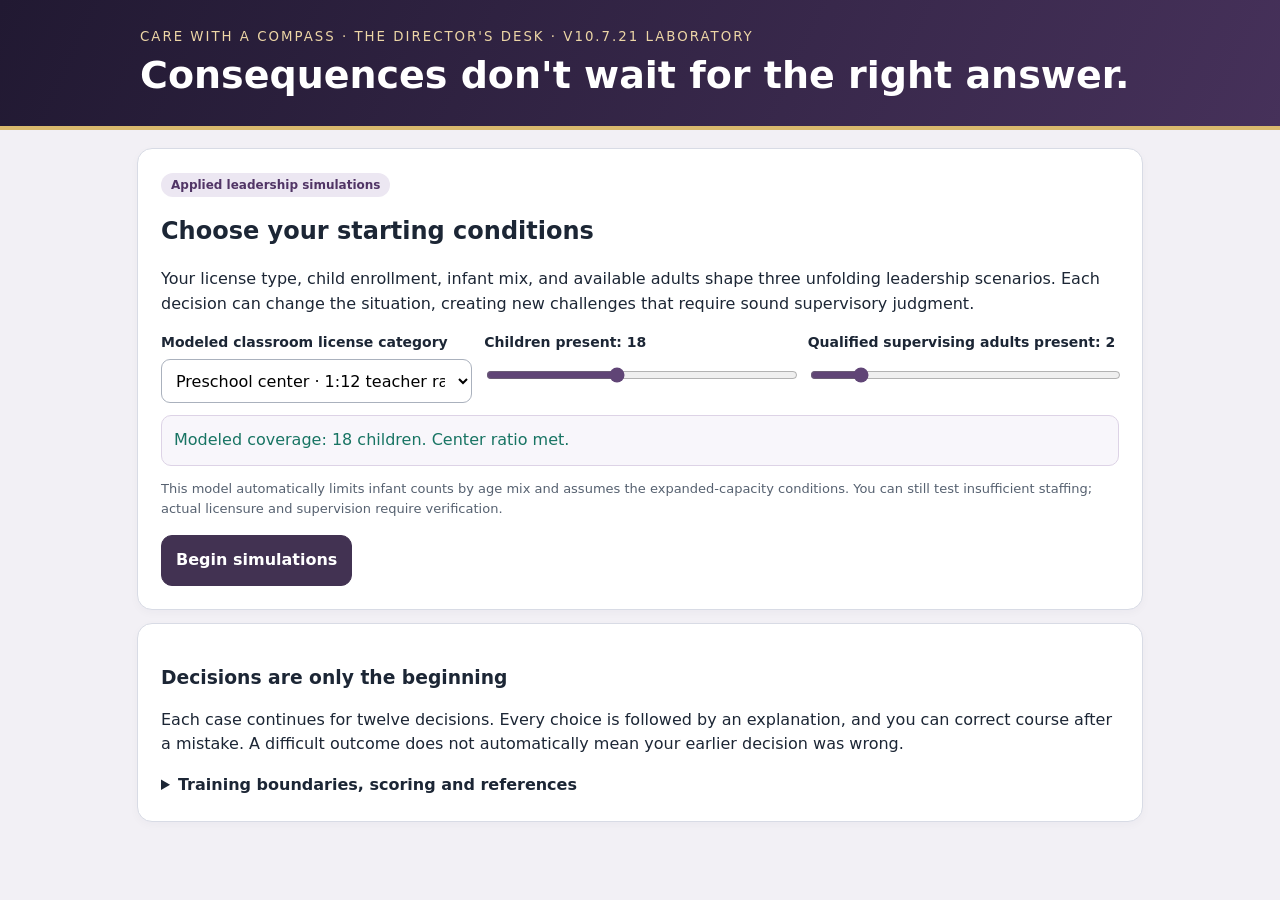
<file: consequence-lab-v10.7.21.html>
<!doctype html>
<html lang="en"><head><meta charset="utf-8"><meta name="viewport" content="width=device-width,initial-scale=1"><title>Care with a Compass | Consequence Lab v10.7.0</title>
<style>
:root{color-scheme:light;--navy:#1d2438;--purple:#423252;--gold:#d9b96d;--ink:#1c2635;--muted:#566170;--paper:#fff;--border:#d8dbe5;--bg:#f2f0f5;--ok:#14766b;--warn:#986116;--bad:#b03e43}
*{box-sizing:border-box}body{margin:0;background:var(--bg);color:var(--ink);font:16px/1.55 ui-sans-serif,system-ui,-apple-system,Segoe UI,sans-serif}header{background:linear-gradient(115deg,#211932,#46315a);color:#fff;border-bottom:4px solid var(--gold)}header>div{max-width:1040px;margin:auto;padding:24px 20px}header small{text-transform:uppercase;letter-spacing:2px;color:#edd6a6}header h1{font-size:clamp(25px,4vw,38px);margin:4px 0;line-height:1.18}header p{max-width:770px;color:#f0e9f3;margin:7px 0}main{max-width:1040px;margin:18px auto;padding:0 17px 38px}h2,h3{line-height:1.24}section,.card{background:#fff;border:1px solid var(--border);padding:23px;border-radius:15px;margin:13px 0;box-shadow:0 3px 10px #21193208}.two{display:grid;grid-template-columns:repeat(auto-fit,minmax(230px,1fr));gap:12px}.stats{display:grid;grid-template-columns:repeat(auto-fit,minmax(125px,1fr));gap:9px}.stat{background:#f7f6fa;border:1px solid var(--border);padding:12px;border-radius:10px}.stat span{display:block;font-size:12px;color:var(--muted)}.stat b{display:block;font-size:23px}button,input,select{font:inherit}button{cursor:pointer;border-radius:11px;border:1px solid #b7b4c5;background:white;text-align:left;padding:12px 14px;color:var(--ink)}button:hover,button:focus-visible{outline:3px solid #d9c6ec;outline-offset:1px;border-color:#614b73}button.primary{background:var(--purple);border-color:var(--purple);color:white;font-weight:700}button.primary:hover{background:#2c1f3a}.buttons{display:grid;gap:8px}.actions{display:flex;gap:10px;flex-wrap:wrap}.actions button{flex:0 1 auto}input,select{width:100%;padding:10px;border:1px solid #aab1bd;border-radius:9px;background:white;min-height:44px}label{display:block;font-weight:600;font-size:14px;margin-bottom:5px}.small,.eyebrow{font-size:13px;color:var(--muted)}.eyebrow{font-weight:750;text-transform:uppercase;letter-spacing:1.2px}.notice{padding:13px 14px;background:#fff8e8;border-left:4px solid #b18b36;border-radius:6px}.risk{color:#a45b15}.safe{color:#187463}.unsafe{color:#ac3f46}.tag{display:inline-block;background:#ece7f2;color:#513566;border-radius:20px;padding:3px 10px;font-size:12px;font-weight:bold}.feedback{border-left:5px solid var(--ok);background:#f1faf7}.feedback.partial{border-left-color:var(--warn);background:#fffaf0}.feedback.unsafe{border-left-color:var(--bad);background:#fff3f2}.progress{height:10px;background:#ddd9e5;border-radius:20px;overflow:hidden}.progress>div{height:100%;background:#725784;transition:width .2s}.source{font-size:13px;color:var(--muted)}.source a{color:#4a3181}.log{padding:0;list-style:none}.log li{border-bottom:1px solid #eee;padding:10px 0}.log li:last-child{border-bottom:none}details{margin-top:16px}summary{cursor:pointer;font-weight:600}a{color:#452c81}#scene:focus{outline:none}.banner{padding:14px;background:#e8e4ef;border-radius:9px}.err{background:#ffeef0;border:1px solid #bb777a;padding:10px;border-radius:8px}footer{font-size:12px;color:var(--muted);margin:25px 0}.layout{display:grid;grid-template-columns:1fr;gap:15px}@media(min-width:950px){.layout{grid-template-columns:minmax(0,1fr) 270px}}@media print{header{background:#fff;color:#000}body{background:white}button,input,select{display:none}section{box-shadow:none}}
input[type=range]{width:100%;padding:0;min-height:28px;accent-color:#604576;cursor:pointer}.projection{background:#f8f6fb;border:1px solid #ddd3e6;border-radius:10px;padding:12px;margin:12px 0}.model-grid{display:grid;grid-template-columns:repeat(auto-fit,minmax(190px,1fr));gap:14px}#labStaffingControls{border:1px solid #d6cbe0;background:#faf8fc}</style><style>body.embedded > header{display:none}body.embedded main{margin-top:0}</style><style id="v10721-slider-grid">#init>.two,#familyFields>.two{grid-template-columns:repeat(3,minmax(0,1fr));align-items:start}@media(max-width:800px){#init>.two,#familyFields>.two{grid-template-columns:repeat(2,minmax(0,1fr))}}@media(max-width:560px){#init>.two,#familyFields>.two{grid-template-columns:minmax(0,1fr)}}</style></head><body><header><div><small>Care with a Compass · The Director's Desk · v10.7.21 laboratory</small><h1>Consequences don't wait for the right answer.</h1></div></header><main id="app" aria-live="polite"></main>
<script>
'use strict';
const VERSION='10.7.21';const STORAGE='cwc-consequence-lab-v10.7.21';
if(window.location.search.includes('embedded=1'))document.body.classList.add('embedded');
const SOURCE={nose:{t:'American Red Cross · Nosebleed first aid',u:'https://www.redcross.org/take-a-class/resources/learn-first-aid/nosebleeds'},aap:{t:'American Academy of Pediatrics · Child nosebleed guidance',u:'https://www.healthychildren.org/English/health-issues/injuries-emergencies/Pages/how-to-stop-a-nosebleed.aspx'},ems:{t:'American Academy of Pediatrics · When to call EMS',u:'https://www.healthychildren.org/English/health-issues/injuries-emergencies/Pages/When-Your-Child-Needs-Emergency-Medical-Services.aspx'},ratio:{t:'California Title 22 · Teacher–child ratios §101216.3',u:'https://www.law.cornell.edu/regulations/california/22-CCR-101216.3'},toddler:{t:'California Title 22 · Toddler component §101216.4',u:'https://www.law.cornell.edu/regulations/california/22-CCR-101216.4'},school:{t:'California Title 22 · School-age center ratio §101516.5',u:'https://www.law.cornell.edu/regulations/california/22-CCR-101516.5'},supervision:{t:'California Title 22 · Care and supervision §101229',u:'https://www.law.cornell.edu/regulations/california/22-CCR-101229'},blood:{t:'CDC · Cleaning and disinfecting early care and education settings',u:'https://www.cdc.gov/hygiene/about/how-to-clean-and-disinfect-early-care-and-education-settings.html'},hiv:{t:'CDC · Occupational HIV exposure and Standard Precautions',u:'https://www.cdc.gov/hiv/causes/occupational-transmission.html'},record:{t:'California Title 22 · Observation and first-aid records §101226.3',u:'https://www.law.cornell.edu/regulations/california/22-CCR-101226.3'},incident:{t:'California Title 22 · Incident reporting §101212',u:'https://www.law.cornell.edu/regulations/california/22-CCR-101212'},mandated:{t:'California Penal Code §11166 · Mandated reports',u:'https://leginfo.legislature.ca.gov/faces/codes_displaySection.xhtml?sectionNum=11166.&lawCode=PEN'},hs:{t:'Office of Head Start · List of Training Scenarios (theme inspiration)',u:'https://headstart.gov/human-resources/article/list-training-scenarios'},hsSafety:{t:'Office of Head Start · Safety practices, 45 CFR §1302.47',u:'https://headstart.gov/policy/45-cfr-chap-xiii/1302-47-safety-practices'},transport:{t:'Head Start · Transportation services §1303.72',u:'https://headstart.gov/policy/45-cfr-chap-xiii/1303-72-vehicle-operation'},parent:{t:'California Title 22 · Personal rights §101223',u:'https://www.law.cornell.edu/regulations/california/22-CCR-101223'}};
const CASES=[
{id:'nose',title:'The ordinary nosebleed',theme:'Medical judgment, exposure control and retaliation',origin:'Original advanced case',intro:'During free play, a four-year-old develops a nosebleed. The child is alert and breathing normally. Blood is dripping onto a table, and another child is walking toward it.',detail:'You do not yet know whether this is dry air, a fall, a medication effect, or a bleeding disorder.'},
{id:'arm',title:'The playground fall',theme:'Urgency, fracture response and staffing',origin:'Expanded original case',intro:'A child falls from play equipment. The forearm looks deformed, and the child says their fingers feel funny. A teacher is calling for you.',detail:'The injury could require urgent medical assessment. Other children are still on the playground.'},
{id:'fight',title:'The classroom altercation',theme:'Immediate protection, individualized support and privacy',origin:'Expanded original case',intro:'Two children are involved in a physical altercation. One is bleeding slightly near the mouth; the other remains highly agitated and tries to move closer.',detail:'Staff disagree about who started it. Parents are about to arrive.'},
{id:'ill',title:'Nobody is answering the phone',theme:'Serious illness, emergency authorization and family conflict',origin:'Expanded original case',intro:'A child becomes suddenly lethargic and feverish. The authorized parent and both listed contacts are not answering. An employee says the parent was hard to reach yesterday too.',detail:'The child needs an assessment based on current symptoms, not on an assumption about the family.'},
{id:'bus',title:'A child left on transportation',theme:'Head count, emergency search and licensing',origin:'Original adaptation of a Head Start training theme',intro:'A driver returns from the morning route. A child who should be in the classroom is absent from the head count. A bus monitor reports an incomplete sweep.',detail:'You do not yet know whether the child is on the bus, with a parent, or elsewhere.'},
{id:'bruise',title:'The unexplained bruising',theme:'Suspected abuse, neutrality and reporting',origin:'Original adaptation of a Head Start training theme',intro:'A teacher notices multiple unexplained bruises on a child. The child says something vague about being hurt but stops speaking when asked a follow-up.',detail:'You have insufficient evidence to conclude what occurred. You do have a duty to assess immediate safety.'},
{id:'parent',title:'An impaired pickup',theme:'Authorized release, de-escalation and safety',origin:'Original adaptation of a Head Start training theme',intro:'At pickup, an authorized parent smells strongly of alcohol and seems unsteady. The parent insists they are perfectly fine to drive.',detail:'An authorized adult is not necessarily a safe driver. Children are watching the exchange.'},
{id:'monitor',title:'Where is the bus monitor?',theme:'Qualified coverage, transportation contingency and time pressure',origin:'Original adaptation of a Head Start training theme',intro:'The scheduled bus monitor calls out. An untrained employee volunteers to ride so the bus can depart on time. Families are waiting.',detail:'The route cannot simply be run on assumptions about substitute qualifications and supervision.'}
];
const VARIANTS={nose:[
['dry','A history of dry indoor air emerges; no injury is reported.'],['toy','Another child admits throwing a small toy toward the child before the bleeding began.'],['fall','A witness reports the child struck their face on a low shelf; swelling is developing.'],['bleeding','The parent later discloses hemophilia, a diagnosed bleeding disorder not listed on the emergency form.'],['medicine','A caregiver later mentions a recently administered medicine that may affect bleeding; the record is incomplete.'],['spray','The family later describes repeated nasal spray use and nasal irritation; causality has not been established.'],['foreign','The child later mentions placing a small bead near the nostril; staff cannot safely confirm what happened.'],['recurrent','The family later reports several significant nosebleeds this month.'],['unknown','No cause becomes apparent despite a careful factual review.'],['collision','A camera review later suggests an accidental collision during play.']
],arm:[['fall','The child says the hand is tingling and becomes colder.'],['stumble','A witness reports a second fall but the timing is unclear.'],['swelling','Swelling increases before EMS arrives.'],['stable','The child remains alert, but the deformity is unchanged.']],fight:[['repeat','A child attempts to approach the other child again.'],['support','One child has an individualized behavior support plan on file.'],['witness','Two witnesses provide conflicting accounts.'],['head','The injured child develops confusion after a possible head impact.']],ill:[['weak','The child becomes increasingly difficult to rouse.'],['breathing','Breathing becomes abnormal while you are assessing the child.'],['stable','The child is alert again but remains ill.'],['condition','An emergency care plan is found in the child’s file.']],bus:[['onbus','A child is found on the parked bus, alert but frightened.'],['heat','The vehicle interior is hot and the child is not immediately visible.'],['parent','A parent calls to say the child was never placed on the bus.'],['offroute','Attendance records suggest the child boarded but was not signed into the room.']],bruise:[['disclose','The child spontaneously makes a statement that raises reasonable suspicion of abuse.'],['accident','A witness describes a recent accidental fall but the explanation is incomplete.'],['staff','Another staff member reports witnessing rough handling.'],['unknown','The source of the bruises remains unclear.']],parent:[['refuses','The parent becomes loud and demands immediate release.'],['alternate','Another authorized contact is nearby and answers the phone.'],['keys','The parent picks up car keys and heads toward a vehicle.'],['calms','The parent agrees to step aside and talk privately.']],monitor:[['late','A qualified monitor can arrive in 25 minutes.'],['untrained','The volunteer has never completed the required training.'],['detour','A family calls requesting a special stop.'],['route','An approved alternate route and trained staff are available.']]};

const CASE_LESSONS={"nose":{"heading":"Minor symptom, major supervisory responsibilities","paragraphs":["A nosebleed may be routine, but a director must simultaneously protect the injured child, prevent contact with blood, and keep the other children supervised. The first response should be based on the child's visible condition and established first-aid guidance, not assumptions about the eventual diagnosis.","Forward positioning with sustained pressure is the standard first-aid response for an alert child with an uncomplicated nosebleed. Serious symptoms, heavy bleeding, significant injury or bleeding that does not stop can change the urgency. A documented bleeding disorder or medication history may matter, but do not delay immediate care to obtain that history.","Treat all blood as potentially infectious. Use appropriate protective equipment, isolate spills and follow the facility's exposure-control procedure without singling out a child because of HIV or another status. Separately verify qualified staff coverage, notify the family appropriately and preserve factual records. A complaint or worsening symptoms after correct care is not, by itself, evidence of poor judgment."],"focus":"Prioritize first aid, blood precautions, real-time ratios, reassessment and record integrity."},"arm":{"heading":"An injury requires care and operational continuity","paragraphs":["An obvious deformity or altered hand sensation can signal an injury that needs urgent medical evaluation. Protect the child, minimize unnecessary movement and seek appropriate emergency help rather than using the parent's availability as a medical triage rule.","Before delegating transport or contact duties, count who is physically supervising the rest of the children. One qualified staff member cannot simultaneously escort a child and be counted in a classroom they have left.","Record observed signs and the timeline without diagnosing from appearance, and preserve any relevant video. A parent complaint is a separate development to manage factually; it does not change whether the initial protective decision was sound."],"focus":"Recognize urgency, maintain supervision and separate medical assessment from documentation."},"fight":{"heading":"Protection before punishment","paragraphs":["First separate the children, assess injuries and maintain continuous supervision. The fact that one child is upset or injured does not establish who initiated the altercation or why.","Disability supports, individualized plans and behavioral context can affect what prevention and response look like. They do not justify leaving others unsafe, nor should they be used to assume intent without evidence.","Communicate with families using each child's relevant facts, preserve confidentiality and establish an observation-based improvement plan. The leadership work continues after the immediate altercation ends."],"focus":"Separate immediate safety, individualized support, factual investigation and family communication."},"ill":{"heading":"Emergency action does not wait for family contact","paragraphs":["A child who becomes unexpectedly lethargic or seriously ill requires immediate assessment using the child's known emergency plan, trained staff and emergency services as indicated. Repeated unanswered phone calls cannot become a substitute for medical action.","Assign responsibilities: one person stays with the child, another contacts authorized adults, and qualified staff maintain safe coverage for everyone else. Recheck the actual roster whenever someone leaves the facility.","Coordinate the factual handoff and a safe discharge process with medical professionals. Transportation difficulties alone do not prove neglect, but objectively concerning facts may trigger separate reporting duties."],"focus":"Respond to clinical urgency first, then coordinate parents, responders, documentation and coverage."},"bus":{"heading":"A head-count discrepancy is an urgent safeguarding event","paragraphs":["An expected child missing from a classroom count requires an immediate, systematic search and confirmation of where the child was last seen. Do not rely on an incomplete sign-out record or assume the child stayed home.","Transportation safety requires a documented verification process, trained personnel and a second layer of accountability. Other children still require supervision while staff search.","If the investigation reveals an incident that threatens a child's safety, use the applicable notification and licensing-reporting thresholds. Do not treat a complete checklist as proof that the actual sweep happened."],"focus":"Search immediately, protect the other children, preserve original records and correct the process."},"bruise":{"heading":"Reasonable suspicion is not the same as proof","paragraphs":["Take unexplained injuries seriously while keeping observations separate from allegations and conclusions. Provide immediate care, note the child's exact spontaneous words and avoid repeated or leading interviews.","Where reasonable suspicion exists, mandated reporters must follow the applicable reporting duties without waiting to complete their own investigation. Supervisory approval is not a substitute for an individual mandated reporter's legal obligations.","Preserve records and protect confidentiality. Staff should not declare anyone guilty, but neither should uncertainty become a reason to ignore a child-safety concern."],"focus":"Recognize the reporting threshold, document neutrally and protect the child."},"parent":{"heading":"An authorized adult can still create an immediate safety problem","paragraphs":["When a pickup adult appears impaired, focus on what is observed rather than making a diagnosis or publicly humiliating the person. The child's immediate safety, authorized release rules and de-escalation all matter.","Know the facility's approved pickup and escalation procedures, including how to seek another authorized adult or emergency assistance when circumstances justify it. Do not invent legal authority to detain a person.","Record exact observations and actions, communicate only necessary information, and plan for future safe pickups. A family's anger after a sound decision is a management problem to address, not automatic proof the decision was wrong."],"focus":"Manage observed risks, verified authorization, safe alternatives and factual documentation."},"monitor":{"heading":"Transportation qualification cannot be improvised","paragraphs":["A transportation schedule does not turn an untrained employee into an eligible monitor. Confirm the relevant staffing, training and supervision requirements before deciding a route can leave.","Delaying departure can create inconvenience and pressure from families, but an unsafe workaround can create more serious risks. The director must communicate the reason for a delay, provide an authorized alternative and protect children awaiting transportation.","Document the operational failure and establish an actual relief plan, including training and coverage verification. A full roster is not evidence that each role is safely covered."],"focus":"Verify qualified coverage, protect children during delays and build a real contingency plan."}};
const STAGE_COACH=[["Priority and first action","In the first minute, separate urgent danger from information you would merely like to know. Put immediate care and supervision ahead of routine calls, appearance management and explanations.","Would your first action still make sense if the parent never answered?"],["Supervision and deployment","A person who is helping one child may no longer be available to supervise the rest. Recount actual qualified staff and present children whenever a role changes; the posted roster is not enough.","Who is accountable for every child while the response continues?"],["Concurrent hazards","A blood spill, distressed child or altered scene can create a second hazard. Assign safe containment and cleanup without interrupting necessary care or leaving the group under-supervised.","What new risk did the first intervention create?"],["Reassessment as facts change","The situation has evolved. Reassess symptoms, safety and what is verified; a good initial decision is not permission to stop observing. Conversely, new symptoms do not retroactively make an earlier appropriate decision wrong.","Which new observation should change your next action?"],["Communication without delay","Give families a factual, timely update without treating their response as a substitute for emergency judgment. Describe what was observed, what care was provided and what comes next.","How can you be transparent without guessing or sharing another child's information?"],["Relief staffing","Sending a qualified staff member away changes the live ratio and supervision picture. Verify qualified backup before making an assignment; if coverage is impossible, change operations rather than fabricate compliance.","What should stop, change or be delayed if no relief staff are available?"],["Evidence and confidentiality","Separate a direct observation from an inference, allegation or private medical detail. Collect only what is needed for safeguarding and the response; protect confidential records and avoid attributing fault prematurely.","Which facts can you defend from firsthand records?"],["Outcome versus decision quality","A symptom can improve, recur or worsen independently of whether the initial procedure was appropriate. Decisions should be judged against facts available at that moment, including new warning signs.","Would you still defend the decision if the next event went badly?"],["Documentation and preservation","Write an accurate timeline and preserve original footage, rather than reconstructing a convenient story after a complaint. Note uncertainty and restrict access appropriately.","What original record would you need if accounts conflict tomorrow?"],["Complaint and process","Families may complain even when the facility acted appropriately. Cooperate, preserve documents and respond to allegations with verified facts; a complaint is not a violation finding.","What would an independent reviewer be able to verify?"],["Different reporting duties","Child-abuse reports, licensing incident reports and routine family notifications are different duties with different thresholds. Apply the actual rule to established facts and avoid reporting every inconvenience as abuse or ignoring reportable harm.","Which duty is triggered by which fact, and by when?"],["Transfer to the next shift","A completed form or training attendance record does not prove safer practice. Assign corrective ownership and use observation, rehearsal and follow-up evidence to verify implementation.","What evidence tomorrow would show the problem is truly less likely to recur?"]];
function lessonPanel(s){const v=CASE_LESSONS[s.id];if(!v)return '';return '<section class="card" aria-label="Case lesson"><details><summary><strong>Review the learning lesson: '+ESC(v.heading)+'</strong></summary>'+v.paragraphs.map(p=>'<p>'+ESC(p)+'</p>').join('')+'<p><strong>Learning objective:</strong> '+ESC(v.focus)+'</p><p class="small">This optional lesson explains governing principles without revealing which development will occur.</p></details></section>';}
function decisionTeaching(s,sc,f){const guide=STAGE_COACH[s.step]||STAGE_COACH[0];const notBest=sc.opts.filter(o=>o.g<3).sort((a,b)=>b.g-a.g)[0];const preferred=sc.opts.filter(o=>o.g===3);const selectedError=f.grade<3?'<p><strong>What was missing:</strong> '+ESC(f.why)+'</p>':'';let contrast='';if(f.grade===3&&notBest){contrast='<p><strong>Why a plausible alternative is weaker:</strong> '+ESC(notBest.t)+' — '+ESC(notBest.w)+'</p>'} else if(f.grade<3&&preferred.length){contrast='<p><strong>A stronger action:</strong> '+ESC(preferred[0].t)+' — '+ESC(preferred[0].w)+'</p>';}return '<div class="card" style="box-shadow:none;background:#f8f6fb"><h3>Director\'s lesson: '+ESC(guide[0])+'</h3><p><strong>Why this decision matters:</strong> '+ESC(guide[1])+'</p>'+selectedError+contrast+'<p><strong>Transfer question:</strong> '+ESC(guide[2])+'</p><p class="small">The process score reflects decision quality with the information available now, not whether the fictional outcome turns out favorably.</p></div>';}

const DESK_CASES=[{"id":"directorPickup","title":"The Pickup That Became a Crisis","theme":"Family conflict and safeguarding","origin":"Original Director’s Desk case · expanded","intro":"An adult confronts a child during pickup while staff supervise a group.","detail":"Each decision affects supervision, evidence, communication, or future planning."},{"id":"hospitalHandoff","title":"After the Ambulance Leaves","theme":"Emergency response and child safeguarding","origin":"Original Director’s Desk case · expanded","intro":"A child requires emergency medical care while other children remain at the program.","detail":"Each decision affects supervision, evidence, communication, or future planning."},{"id":"staffingGap","title":"A Schedule That Cannot Bend","theme":"Qualified staffing and leadership","origin":"Original Director’s Desk case · expanded","intro":"A qualified teacher calls out at opening while families are arriving.","detail":"Each decision affects supervision, evidence, communication, or future planning."}];
CASES.push(...DESK_CASES);
Object.assign(VARIANTS,{"directorPickup":[["morning","The doorway is busy with morning arrivals."],["afternoon","Another family arrives during pickup."],["closing","The incident occurs near closing, with fewer staff available."]],"hospitalHandoff":[["midday","The emergency occurs during a busy classroom transition."],["opening","Staff are still processing morning arrivals."],["closing","The center is operating with minimum closing coverage."]],"staffingGap":[["opening","Several families arrive early."],["break","An additional staff break is due."],["transport","A qualified worker is needed for transportation."]]});
const DESK_SEQUENCES={"directorPickup":[["An adult crosses the line","A parent shouts at a child in the presence of others.","Separate and protect the child while maintaining qualified supervision.","Require the child to answer the parent’s allegations in front of classmates."],["The rest of the group","The teacher assisting the child is also assigned to six other children.","Confirm qualified coverage and call for an appropriate colleague.","Leave the children unattended while escorting the adult."],["Access to the classroom","The adult refuses to step away and approaches the classroom.","Keep children safe, use de-escalation, and activate the facility’s access procedures.","Allow the adult into the classroom to settle the disagreement."],["A video request","The adult demands immediate access to video showing unrelated children.","Preserve the original recording and process access through authorized channels.","Show the footage publicly at pickup."],["An unverified allegation","A staff member recounts something they heard but did not witness.","Record the source, distinguish allegations from facts, and reassess child safety.","Tell families the unverified story is established fact."],["Qualified relief is delayed","A caregiver is asked to leave the group for a meeting.","Keep qualified supervision and adjust nonurgent tasks until relief arrives.","Send the caregiver away before relief is present."],["A second pickup adult","Another adult listed for pickup has not shown identification.","Verify identity against current authorization before any release.","Release the child because the adult knows the family."],["A family demands exclusion","One family insists that another child must be disenrolled immediately.","Review individual safety needs and follow applicable enrollment procedures.","Exclude the child solely because of unverified family history."],["Accounts conflict","Two employees remember different details and the camera may overwrite.","Preserve original notes and recordings, retaining conflicting accounts.","Rewrite the original entry until all accounts agree."],["A complaint follows","An adult files a complaint about how staff handled pickup.","Preserve evidence and respond confidentially to authorized inquiries.","Threaten to terminate care because of the complaint."],["Determine reporting duties","The incident might trigger more than one legal reporting threshold.","Evaluate mandated reporting and licensing requirements separately and act as required.","Wait for certainty of guilt before making any required report."],["The next pickup period","Staff need a practical safety and access plan for tomorrow.","Test the revised supervision and authorized-access plan with staff.","Assume a memo alone prevents another incident."]],"hospitalHandoff":[["Urgent medical care","A child requires emergency assessment and the remaining group needs care.","Arrange appropriate emergency care while preserving qualified supervision.","Delay necessary emergency care until a parent can arrive."],["Who goes to hospital?","A qualified caregiver volunteers to accompany the child.","Confirm relief coverage before removing that caregiver from the group.","Send the caregiver while leaving coverage unresolved."],["A disclosure is made","The child spontaneously says an employee caused their injury.","Record the child’s words, safeguard the child and act if reporting criteria are met.","Conduct repeated leading questioning to confirm the allegation."],["Information changes","The hospital provides an update differing from an earlier assumption.","Append accurate updates without altering the original record.","Rewrite the original report to remove the discrepancy."],["The family calls","The family wants a definite account before staff have verified the facts.","Communicate verified observations and uncertainty privately.","Promise a definite explanation without supporting evidence."],["Coverage is strained","A second staff member is asked to leave to deliver documents.","Maintain qualified group coverage and appoint an authorized liaison.","Use a visitor as an unqualified replacement supervisor."],["Witnesses disagree","Employees provide conflicting accounts of the timeline.","Preserve each factual account and avoid coercing agreement.","Ask every witness to sign the same reconstructed timeline."],["Protecting the child","The employee named in the disclosure returns to child-care duties.","Apply protective measures and appropriate fair investigative procedures.","Ask the child to confront the employee."],["Footage may disappear","Relevant camera footage is set to overwrite automatically.","Secure originals promptly and limit access to authorized persons.","Allow relevant evidence to disappear because the story is disputed."],["A licensing inquiry","The family states that licensing has been contacted.","Cooperate through authorized channels using factual records.","Destroy records before the inquiry begins."],["Separate reporting duties","Medical care and alleged mistreatment may create distinct duties.","Evaluate and fulfill each applicable reporting obligation promptly.","Assume one report automatically satisfies all reporting duties."],["Restore readiness","The program must review its emergency and staffing system.","Test emergency handoffs, qualified coverage and escalation procedures.","Reuse the same untested emergency coverage plan."]],"staffingGap":[["A teacher calls out","Children are arriving before a replacement is confirmed.","Verify actual qualified coverage and limit intake if necessary.","Admit children based solely on the posted roster."],["A parent objects","A parent insists that care cannot be delayed.","Explain the verified capacity and offer an appropriate safe alternative.","Exceed safe staffing because the parent is frustrated."],["Required break","The remaining teacher needs a break.","Secure qualified relief and an explicit handoff before leaving.","Leave the room briefly without a qualified supervisor."],["An available substitute","An employee offers to cover but qualifications are unverified.","Verify the substitute’s eligibility before counting the person.","Count an unqualified employee immediately."],["The headcount rises","Additional arrivals increase the teacher requirement.","Recalculate actual headcount and physically available qualified staff.","Use yesterday’s headcount to determine today’s coverage."],["Payroll pressure","The director worries relief staffing will exceed budget.","Model realistic relief staffing costs and protect child supervision.","Accept supervision gaps to avoid additional payroll."],["An emergency interruption","One teacher must attend to an urgent child need.","Arrange an eligible handoff or restrict intake to keep all children supervised.","Send the teacher away without checking remaining coverage."],["Inconsistent attendance","The sign-in record conflicts with who is physically present.","Reconcile actual attendance with original contemporaneous records.","Backdate sign-in sheets to match the expected staffing plan."],["Families ask why","Families demand an explanation for delayed admission.","Explain safety measures without disclosing private personnel details.","Reveal confidential staff information to assign blame."],["The pattern repeats","The same opening shortage has occurred before.","Audit qualified backup capacity and create workable activation triggers.","Issue a reminder without changing the failed system."],["Determine reporting","The shortage may have produced an incident affecting children.","Check the actual facts and applicable licensing reporting duties.","Assume staffing problems can never be reportable."],["Tomorrow’s schedule","The program needs to operate safely next week.","Verify and test qualified relief coverage before approving the plan.","Approve the same minimum staffing schedule without contingency."]]};
const DESK_ALTERNATIVES={"directorPickup":[["Quietly move the distressed child to an adjoining supervised area before addressing the adult.","Ask the adult to step aside with the director while the teacher reassures the child.","Have a second teacher witness the exchange before interrupting the adult."],["Move the entire group to another room with the same teacher while the director approaches the adult.","Temporarily pause new pickups while confirming how many children remain with each employee.","Assign a nearby aide to watch the group while the qualified teacher handles the adult."],["Explain the facility’s visitor boundary and request the adult accompany the director to a private area.","Keep the classroom door secured and contact the designated backup administrator.","Ask the adult to wait just inside the classroom doorway while staff finish the headcount."],["Acknowledge the request and arrange a later review of footage subject to privacy approvals.","Ask staff to preserve the video and obtain direction on whether any portion can be shared.","Allow a short viewing from a distance if the other children’s faces are hard to see."],["Ask the staff member for a contemporaneous account before involving other families.","Review present child-to-child interactions and the existing safeguarding plan.","Pause further action until the secondhand source agrees to make a written allegation."],["Shorten the meeting and keep the teacher present until qualified relief can reach the room.","Reassign the meeting to the end of the shift and document the operational delay.","Have the director monitor the doorway while the employee steps away without a formal handoff."],["Check the written authorization and ask the second adult for a photo identification document.","Call the parent of record while keeping the child supervised, then verify the adult’s identity.","Ask a familiar teacher to confirm recognition before checking official pickup records."],["Create an interim safety plan and schedule a prompt review with the affected families separately.","Assess adult-access restrictions and how the child-to-child concerns are supervised.","Temporarily suspend enrollment before reviewing the facts, then offer an appeal."],["Preserve each witness account, including the time recorded and the source of the observation.","Save the original video before overwriting and ask staff to supply independent timelines.","Produce one provisional timeline without clearly identifying its uncertain portions."],["Acknowledge the complaint and designate a point of contact for authorized follow-up.","Review staff conduct with personnel privately while preserving incident materials.","Circulate the complaint to every staff member so they can collectively agree on a response."],["Document the known facts and separately check which licensing reports may be triggered.","Protect the child and assess reasonable suspicion without asking staff to prove the allegation.","Ask licensing whether a report is needed but defer a clearly required mandated report."],["Rehearse pickup verification and adult-access responses before the next high-traffic period.","Assign specific staff responsibilities and confirm backup coverage for arrival and pickup.","Post revised rules at the entrance without testing whether staff can implement them."]],"hospitalHandoff":[["Have an eligible staff member summon emergency help while another maintains group coverage.","Check the child’s emergency plan while staff immediately assess urgent symptoms.","Wait to secure a complete written history before contacting emergency responders."],["Reassign a qualified floating teacher to cover the classroom and record the handoff.","Ask the escort to remain at the doorway until the remaining coverage is confirmed.","Assume the staff member who usually covers breaks will be available without checking."],["Write down the disclosure verbatim and use the required reporting and safeguarding pathway.","Separate the accused employee from direct access pending an appropriate safety review.","Ask the child one additional leading question so the team can determine whether it was intentional."],["Preserve the first entry and label the hospital information as a later verified update.","Inform necessary personnel of the new facts without attributing an unverified cause.","Use the latest hospital statement to replace the provisional cause in prior records."],["Give the family a brief factual update and explain what is still being verified.","Refer detailed medical questions to the authorized clinical provider while maintaining contact.","Provide the director’s most likely explanation as an unofficial reassurance."],["Move the document delivery to an authorized electronic or later handoff.","Ask the receiving agency whether it can collect documents without removing staff.","Have a cleared but unassigned employee stay with the classroom without checking qualifications."],["Ask witnesses for independent accounts and preserve the differing observations.","Build a chronology showing which times are verified and which are recollections.","Summarize discrepancies as resolved because the staff members agree on the general sequence."],["Verify an immediate protective assignment while following personnel and reporting requirements.","Consult authorized investigators about safeguarding measures without waiting on guilt findings.","Move the employee to a different room without reviewing whether the child could still be exposed."],["Export the original recording with timestamps, access controls and a retention note.","Confirm whether additional camera angles or logs need preservation.","Extract only the clip that supports the director’s existing reconstruction."],["Designate an authorized contact and share accurate, limited information with licensing.","Document what the program knows and when the relevant records were secured.","Prepare an explanatory letter using staff consensus before securing the original evidence."],["Consider the hospital incident and suspected maltreatment under distinct reporting rules.","Verify deadlines and who is responsible for each required submission.","Wait for the hospital to decide whether the program must make an abuse report."],["Test a second emergency escort using the planned substitute coverage.","Debrief the specific communication and supervision bottlenecks with appropriate staff.","Update the written plan without confirming whether qualified relief is actually available."]],"staffingGap":[["Check attendance, count the qualified adults physically present and temporarily hold additional arrivals.","Ask arriving families for a brief delay while contacting the qualified relief list.","Take in only a few more children based on expected, rather than confirmed, replacement coverage."],["Explain the safety constraint and offer a concrete follow-up or alternate authorized arrangement.","Ask the director to speak with the family while staff confirm actual capacity.","Accept one additional child as a temporary exception while a replacement is reportedly en route."],["Shift the break until a qualified person can assume supervision, then document the change.","Ask another classroom whether it can safely combine groups under the applicable rules.","Use a nearby office worker to cover briefly because the supervising teacher is still on site."],["Review clearance, role qualifications and the license’s staffing requirements before assigning coverage.","Use the employee for non-supervisory tasks that free a qualified teacher.","Count the substitute provisionally because training records appear likely to be complete."],["Update the live attendance total before admitting additional children.","Coordinate permitted grouping changes based on both actual children and qualified staff.","Use the classroom’s planned maximum enrollment rather than checking who is now present."],["Compare qualified relief hours with the cost of reducing intake to a safe level.","Build an emergency staffing reserve and identify concrete funding trade-offs.","Keep the existing schedule and compensate with additional unpaid preparation time."],["Delay nonurgent duties while verifying coverage for the child needing help.","Use another eligible staff member and explicitly transfer supervision responsibility.","Ask a teacher to step out while the director monitors the room from the hallway."],["Count each child physically and preserve original sign-in and sign-out entries.","Identify the discrepancy and document corrections without overwriting prior entries.","Ask families to sign replacement attendance sheets without retaining the originals."],["Explain the supervision standard and provide a realistic plan for future arrivals.","Acknowledge the impact on families without identifying staff private circumstances.","Give families the absent teacher’s reason for calling out to justify the delay."],["Identify recurring uncovered periods and build a qualified-call-in protocol.","Review attendance patterns and whether schedules reflect predictable staffing losses.","Offer another refresher training without budgeting or scheduling extra coverage."],["Document whether children were left without required supervision before determining reportability.","Review incident-report deadlines and preserve records of the coverage problem.","Assume a ratio problem requires no action if no child was visibly injured."],["Cross-check relief staff availability and rehearse an actual absence scenario.","Revise the budget to fund reliable backup and establish escalation triggers.","Approve the plan because the backup worker has verbally said they may be available."]]};
const DESK_RATIONALE={"directorPickup":[["Interrupt the adult's confrontation first: the child needs immediate protection and the rest of the group must remain supervised.","Moving the child is protective, but someone still has to restrict the adult's access and manage the group.","A private discussion can lower conflict after the child is safe; it cannot replace immediate separation.","Waiting to secure a witness leaves the child exposed while the confrontation continues.","Making the child defend themself in public can intensify distress and compromises the child's dignity."],["A named qualified adult must take responsibility for the children before another teacher is diverted.","Relocating the group is viable only when the destination and supervising adult are actually safe.","Pausing pickups buys time but does not establish who is supervising each child.","An available aide may assist, but cannot automatically replace required qualified supervision.","Sending the supervising teacher away without coverage creates a second child-safety failure."],["The director must protect the classroom boundary while de-escalating the adult rather than inviting the conflict inside.","Offering a private discussion helps if the adult cooperates and access restrictions remain active.","Locking the door protects entry, but staff still need an escalation and safe exit plan.","Letting the upset adult wait inside the threshold keeps children exposed to the confrontation.","Inviting the adult into the classroom prioritizes convenience over child safety."],["Retain the unaltered video before considering any authorized, privacy-protected access request.","A later viewing can be considered, but first preserve the footage and confirm who may see it.","Preservation is essential; deciding whether video can be shared requires a separate privacy review.","Distant viewing may still reveal other children and is not an approved disclosure safeguard.","Showing group footage publicly breaches the privacy of children who are not party to the dispute."],["Secondhand remarks are leads to verify, not proof; assess current child protection and preserve the source accurately.","A contemporaneous witness account improves evidence but does not alone resolve the child's safety needs.","Reviewing current peer interactions is useful, but original allegations must be recorded faithfully.","Waiting for a signed allegation can delay an immediate response to a concrete safeguarding concern.","Presenting unverified information as fact can damage families and contaminate later testimony."],["Keep qualified group supervision until an actual handoff is confirmed; defer the meeting if necessary.","Shortening a meeting does not help if staff abandon their group before relief arrives.","Rescheduling is sound if the group remains actively covered and necessary action is not delayed.","A director in the hallway cannot automatically count as supervising an entire classroom.","Leaving first and arranging relief afterward exposes the remaining children to an uncovered interval."],["Authorization is not identification; match the present adult to the current pickup record before releasing the child.","A photo ID and current authorization record together establish a defensible verification path.","A phone call may clarify the plan, but the person standing at the door still needs identity confirmation.","Staff recognition is useful supporting information, not a substitute for formal verification.","Familiarity with a family does not establish the legal authority to take a child."],["An individualized safety review protects children and avoids treating unverified allegations as a basis for exclusion.","An interim safety plan is constructive, provided the program also resolves the actual allegations fairly.","Access restrictions may be necessary, but do not answer the separate question about the other child's enrollment.","A provisional suspension without documented findings may be arbitrary and unequal.","Removing a child on rumor alone confuses family demands with an evidence-based enrollment decision."],["Keep both original witness accounts and footage; a defensible record can acknowledge uncertainty.","Requesting independent observations preserves accuracy, but time-stamped video also needs retention.","Securing the footage is essential, while staff accounts and their sources still need preservation.","A timeline that hides uncertainty can incorrectly convert inference into apparent fact.","Rewriting original accounts erases discrepancies that investigators may need to evaluate."],["Respond to a complaint on verified facts while safeguarding original evidence and family confidentiality.","Naming a response contact is useful only if the underlying incident evidence is also preserved.","Private personnel review may be needed, but does not replace a timely, accurate complaint response.","Circulating a family's complaint unnecessarily creates privacy and potential retaliation risks.","Threatening disenrollment for filing a complaint violates basic fairness and silences safety concerns."],["Mandated child-abuse reports and licensing incident reports have different triggers; test each independently.","Documenting what is known is essential, but does not substitute for any report already required.","A protective response is appropriate, but a reporting duty cannot wait for proof of guilt.","Consultation can clarify ambiguous duties, but must not delay a report already required by law.","A requirement based on reasonable suspicion cannot be postponed until guilt is established."],["Practice the new pickup protocol with named staff and qualified coverage before the next rush.","Rehearsal helps, but assigned responsibilities and escalation ownership must be explicit.","A backup roster supports implementation but must be tested against the actual pickup workflow.","A posted rule is not enough to show staff can apply it when two adults disagree.","An untested memo leaves the same access and supervision weaknesses in place."]],"hospitalHandoff":[["Activate needed emergency care immediately while assigning qualified staff to everyone remaining.","Delegation helps if emergency help is actually activated and coverage verified.","An emergency plan informs action but must not delay assessment of current symptoms.","Waiting for a full history can waste time when a child urgently needs evaluation.","Parent arrival is not a precondition for emergency treatment when immediate care is required."],["A counted caregiver cannot leave for hospital without a verified qualified handoff and adequate remaining coverage.","Reassigning a floater may work after confirming the floater is qualified and physically present.","Keeping the escort at the doorway until coverage is confirmed avoids a staffing gap.","An expected break cover is not the same as a confirmed available replacement.","Sending the escort first reduces the number of adults on site, potentially breaking the ratio."],["Preserve the child's spontaneous words, protect the child, and apply the mandated-reporting threshold.","A protective staff reassignment may be appropriate but cannot replace a required outside report.","Avoid further interviewing; staff should follow safeguarding and statutory reporting duties.","A leading question risks contaminating the child's account and should not precede needed reporting.","Repeated leading interviews can pressure a child and distort evidence."],["Append hospital updates in sequence; later information never justifies silently overwriting the original note.","A dated addendum preserves what staff knew at each stage and when new facts arrived.","A limited factual update to authorized staff helps care but not if the record remains incorrect.","Replacing prior entries with later interpretations destroys the contemporaneous chronology.","Retroactively rewriting records makes it impossible to distinguish observed facts from later conclusions."],["Communicate verified observations privately, explaining what remains unknown and what medical care is underway.","A concise factual family update is appropriate, though staff must continue relevant follow-up.","Clinical questions should go to authorized providers while the family is kept informed.","Offering a confident unofficial theory can be misleading while information is incomplete.","An unsupported definite cause can damage trust and influence subsequent witness accounts."],["Keep personnel at the child-care site when required for supervision; change the document transfer plan.","Electronic transfer may avoid withdrawing qualified adults while satisfying the request.","An authorized collection alternative is useful if confidentiality and urgency are considered.","Clearance alone does not establish that an employee is qualified to supervise the room.","Removing another employee for paperwork can undermine coverage during the medical response."],["Preserve separate accounts and clearly identify which time points are observed versus reconstructed.","Separate witness statements should be recorded before witnesses compare recollections.","A chronology may include uncertainty if its sources and timestamps remain explicit.","Agreement on a general story does not make conflicting details disappear.","Forcing one staff-approved timeline obscures discrepancies that may matter to investigators."],["Safeguarding can require interim work restrictions without prejudging guilt or omitting reporting.","Temporary protective reassignment helps when it actually prevents the alleged exposure.","Consulting authorized investigators is useful but does not excuse inaction on immediate child safety.","Moving an employee without checking actual contact paths may leave the child unprotected.","Having the child confront the accused adult exposes them to pressure and possible retaliation."],["Secure the unedited video promptly with timestamps and controlled access before any clip is overwritten.","A complete export can be verified later; preserve the original first.","Checking additional angles strengthens evidence, but may be too late if the primary recording overwrites.","Selecting only favorable clips before retaining the original risks a misleading record.","Failing to save time-limited footage can permanently eliminate relevant evidence."],["Provide licensing with preserved, accurate records through an authorized point of contact.","Designating a liaison is useful when they can produce the original records accurately.","A contemporaneous record is valuable, but the program must still respond to authorized inquiries.","Staff consensus is not a substitute for source records, especially if accounts conflict.","Destroying records in anticipation of an inquiry creates a serious integrity violation."],["Medical-event licensing notices and suspected-abuse reporting require separate evaluations and deadlines.","Consider both report categories rather than assuming the medical record covers the allegation.","Verify responsible reporters and timing, but do not defer duties that are already clear.","The hospital does not decide whether an educator must make a mandated report.","One completed form does not necessarily satisfy all statutory reporting obligations."],["Rehearse the emergency handoff and verified relief plan, then measure whether it works.","Testing an alternate escort reveals whether qualifying supervision survives the handoff.","A focused debrief identifies bottlenecks, but changes should also be tested.","A revised document alone is not evidence of actual emergency coverage.","Repeating an untested plan leaves the same staffing vulnerability in place."]],"staffingGap":[["Count only qualified adults physically available and limit admission until coverage supports the actual number of children.","A brief intake pause helps, but capacity must be recalculated before new admissions.","Calling the relief roster is necessary, but a replacement cannot be counted before arrival.","Accepting additional children based on anticipated coverage creates an immediate numerical gap.","The printed schedule does not establish who is supervising children today."],["Explain the verified capacity and offer a safe alternative rather than overriding required supervision.","A concrete safe plan is respectful to families and compliant with current coverage.","Escalating the conversation is reasonable if the director maintains the admission limit.","A replacement who is merely en route cannot yet count toward the staffing ratio.","The parent's urgency does not justify exceeding required coverage."],["Provide qualified break relief before transferring responsibility for the group.","Delaying the break until qualified coverage is in place is an appropriate immediate measure.","Combining classrooms is possible only if all relevant grouping and ratios are actually satisfied.","An office worker's proximity does not qualify them to supervise a classroom.","Leaving the group for even a short unsupervised break creates a coverage problem."],["Check clearance, qualification, age mix, and applicable licensing rules before counting substitute coverage.","Verifying eligibility before assignment avoids falsely inflating staffing figures.","Non-supervisory support can free qualified teachers for child supervision.","An incomplete training file cannot justify counting an unverified substitute.","An unqualified person cannot be counted just because they volunteered."],["Recalculate the live number of children against qualified adults present after each intake change.","Updating the live count protects the accuracy of the supervision decision.","Permitted group adjustments require verified headcounts and eligible staff in the receiving room.","A planned maximum does not establish actual qualified coverage at this moment.","Yesterday's staffing calculation is not valid evidence for today's attendance."],["A realistic relief budget is an operational control, not an excuse to accept uncovered classrooms.","Compare reducing intake with qualified relief costs while preserving minimum supervision.","A reserve can fund relief without disguising the actual payroll trade-off.","Unpaid preparation does not create an eligible additional supervising adult.","Financial pressure does not authorize ignoring staffing or supervision standards."],["An urgent child need requires an explicit qualified handoff or reduced admissions for the group left behind.","Postponing nonurgent duties helps only if the urgent child and group are both covered.","Reassignment is viable once the receiving adult explicitly takes responsibility.","Monitoring a room from the hallway does not guarantee required active supervision.","Sending a counted caregiver away without relief creates an immediate group coverage deficit."],["Count children physically present while preserving the original arrival and departure records.","A fresh headcount is necessary and should reconcile with time-stamped source entries.","Corrected entries need a traceable amendment rather than erasure of the originals.","Replacing forms without keeping their history conceals the discrepancy.","Backdating attendance records damages accountability and can hide supervision gaps."],["Give families accurate safety explanations without revealing private personnel information.","Explaining the admission control helps families understand why the delay is necessary.","Acknowledgment builds trust but must be paired with a practical next-day plan.","Sharing an employee's personal explanation is unnecessary to justify safe operations.","Private staffing information should not become public blame for admission delays."],["A recurring opening gap needs a tested qualified replacement process and clear activation thresholds.","Identify when and why the gaps repeat before setting a viable standby protocol.","Attendance analysis may reveal predictable staffing needs, but plans must actually change.","Training reminders without a backup budget leave the operational shortage intact.","Repeating a memo without a tested coverage system does not fix repeated shortages."],["Reportability depends on what actually happened and the applicable licensing duties, not whether anyone was injured.","Document the real supervision lapse before choosing the reporting pathway.","Review deadlines and evidence rather than asserting blanket exemptions.","No visible injury does not necessarily mean no reportable threat to child safety occurred.","A ratio or supervision lapse cannot be dismissed without examining its facts and consequences."],["Verify that qualified relief will actually be available before approving the next opening schedule.","A rehearsal can uncover a hypothetical gap that the written roster misses.","A funded reserve plus escalation plan is stronger when staff availability is confirmed.","A verbal maybe from a backup worker does not constitute committed coverage.","Approving the same minimum plan without reliable backup repeats a known weakness."]]};
function deskStage(s){
 const [title,lead,preferred,unsafe]=DESK_SEQUENCES[s.id][s.step];
 const [nearA,nearB,nearC]=DESK_ALTERNATIVES[s.id][s.step];
 const [goodWhy,nearAWhy,nearBWhy,nearCWhy,unsafeWhy]=DESK_RATIONALE[s.id][s.step];
 const effects=[
 {covered:true,recorded:true},
 {covered:true},
 {covered:true,recorded:true},
 {},
 {covered:false}
 ];
 if((s.id==='directorPickup'&&[0,1,2,5].includes(s.step))||(s.id==='hospitalHandoff'&&[0,1,5].includes(s.step))||(s.id==='staffingGap'&&s.step<=6))effects[3]={covered:false};
 if(s.id==='hospitalHandoff'&&[1,5].includes(s.step))effects[4]={staffDelta:-1,covered:false};
 if(s.id==='directorPickup'&&[1,5].includes(s.step))effects[4]={staffDelta:-1,covered:false};
 if(s.id==='directorPickup'&&s.step===6){
   effects[0]={pickupVerified:true,covered:true};
   effects[1]={pickupVerified:true,covered:true};
   effects[2]={pickupVerified:false,covered:true,parentInformed:true};
   effects[3]={pickupVerified:false,covered:true};
   effects[4]={pickupVerified:false,childrenDelta:-1,covered:false};
 }
 if(s.id==='staffingGap'){
   if(s.step===0){const limit=safeIntakeLimit(s);effects[0]={childrenDelta:limit-s.children,covered:true,recorded:true};effects[1]={childrenDelta:limit-s.children,covered:true};effects[2]={childrenDelta:-s.children,covered:true};effects[3]={childrenDelta:Math.min(s.originalChildren,limit+1)-s.children,covered:false};effects[4]={covered:false};}
   if(s.step===4){effects[4]={childrenDelta:2,covered:false};effects[3]={childrenDelta:1,covered:false};}
   if(s.step===6){effects[4]={staffDelta:-1,covered:false};effects[3]={staffDelta:-1,covered:false};}
 }
 const opts=[
 def(preferred,3,goodWhy,effects[0]),
 def(nearA,2,nearAWhy,effects[1]),
 def(nearB,2,nearBWhy,effects[2]),
 def(nearC,1,nearCWhy,effects[3]),
 def(unsafe,0,unsafeWhy,effects[4])
 ];
 let body=lead;
 if(s.step===0)body+=' '+s.reveal;
 if(s.step===1&&s.id==='staffingGap')body+=' Your live staffing count has already been reduced by the opening absence.';
 if(s.step===7&&s.id==='directorPickup'){body=(s.pickupVerified?'The second adult’s identity was verified. ':'The second adult’s identity has not been verified. ')+body;if(s.pickupVerified)effects[0]={covered:true,recorded:true,childrenDelta:-1};}
 if(s.step===0&&s.id==='staffingGap')body='Expected arrivals: '+s.originalChildren+'. One scheduled qualified teacher is absent; the arriving families have not yet completed admission. Your intake decision determines the number of children accepted into care. '+body;
 if([3,6,10].includes(s.step)){
   const turn={
     directorPickup:{morning:['Several arriving families can hear the confrontation.','The doorway remains crowded with children and adults.','A parent alleges that yesterday’s account was incomplete.'],afternoon:['Pickup traffic is increasing and records may be overwritten.','Another authorized adult requests a rapid handoff.','The family says it may contact an outside agency.'],closing:['Only minimum closing coverage remains.','The last qualified relief employee has departed.','The disagreement continues after routine closing time.']},
     hospitalHandoff:{midday:['The emergency disrupts the meal-to-rest transition.','A second staff member is needed for the transition.','The hospital has not yet confirmed all facts.'],opening:['New children arrive while the emergency is unfolding.','A caregiver is processing late arrivals.','A family asks whether all reporting duties were completed.'],closing:['The closing roster has minimal qualified relief.','The last available backup staff member is about to leave.','The family asks for confirmation of the reporting timeline.']},
     staffingGap:{opening:['Additional families arrive while staff call substitutes.','The opening headcount changes again.','An administrator asks for a documented account of the opening gap.'],break:['A required break is now due with no replacement confirmed.','Two staff breaks overlap unless schedules are changed.','Staff ask whether the missed break changes incident reporting.'],transport:['A qualified adult is assigned to an imminent transport route.','The transport departure would remove a counted supervisor.','A family reports that the transport delay affected arrival records.']}
   };
   const suffix=turn[s.id]?.[s.variant]?.[[3,6,10].indexOf(s.step)]||'';
   if(suffix)body+=' '+suffix;
 }
 if(s.unsafe>0&&s.step>=2)body+=' A previous unsafe choice remains part of the record; corrective action does not erase it.';
 if(!currentCoverage(s).ok)body+=' Staffing warning: '+currentCoverage(s).reason;
 const src=s.step===10?(s.id==='staffingGap'?'incident':'mandated'):s.id==='staffingGap'?'ratio':s.id==='hospitalHandoff'?(s.step===2||s.step===7?'mandated':'incident'):s.step===6?'parent':'supervision';
 return {title,body,opts,src,branch:s.reveal};
}

const PARENTS=['will-arrive','cannot-arrive','dismissive','unreachable','upset','cooperative'];
const interruptions=['Another child asks for help near the exit.','A staff member asks whether to take a break.','A parent approaches the doorway asking what happened.','An employee reports a small spill in the hallway.','The room becomes noisy as lunch preparation begins.'];
const ESC=s=>String(s??'').replace(/[&<>"']/g,c=>({'&':'&amp;','<':'&lt;','>':'&gt;','"':'&quot;',"'":'&#39;'}[c]));
const $=id=>document.getElementById(id);
function hashSeed(){if(window.crypto&&crypto.getRandomValues){let a=new Uint32Array(1);crypto.getRandomValues(a);return a[0]>>>0}return (Date.now()^Math.floor(Math.random()*0x7fffffff))>>>0}
function rnd(s){s.rng^=s.rng<<13;s.rng^=s.rng>>>17;s.rng^=s.rng<<5;return(s.rng>>>0)/4294967296}
function choice(s,a){return a[Math.floor(rnd(s)*a.length)]}
function shuffled(s,a){a=[...a];for(let i=a.length-1;i>0;i--){let j=Math.floor(rnd(s)*(i+1));[a[i],a[j]]=[a[j],a[i]]}return a}
const ratioByType={preschool:12,toddler:6,school:14,familySmall:6,familyLarge:12};
const familyMode=t=>t==='familySmall'||t==='familyLarge';
const maxChildren=t=>t==='familySmall'?8:t==='familyLarge'?14:42;
// 22 CCR 102416.5 infant limits: small-home 4 infants only as an all-infant
// group, 3 in a mixed group of up to 6, and 2 with expanded 7–8 capacity.
// Large-home capacity with assistant: 4 through 12, 3 at 13–14.
function infantLimit(type,children,staff){
 if(!familyMode(type))return 0;
 const n=Math.max(0,Math.min(maxChildren(type),Math.floor(Number(children)||0)));
 if(type==='familyLarge'&&Number(staff)>=2)return Math.min(n,n>12?3:4);
 return n<=4?n:n<=6?3:2;
}
function infantRuleText(type,children,staff){
 if(!familyMode(type))return '';
 const n=Number(children);
 if(type==='familyLarge'&&Number(staff)>=2)return n>=13?'At 13–14 children, no more than 3 may be infants.':'With an assistant, large homes may have up to 4 infants at 12 or fewer children.';
 if(n===4)return 'Four infants are permitted only when all four children are infants. With any older child, the maximum is 3 infants.';
 if(n>=7)return 'At 7–8 children, no more than 2 may be infants. School-age and notice conditions are assumed.';
 if(n>=5)return 'At 5–6 children, no more than 3 may be infants.';
 return 'All '+n+' children in this smaller group may be infants, with a maximum of 4 infants total.';
}
function maxInfantsForOlder(type,older){
 if(!familyMode(type))return 0;
 const count=Math.max(0,Math.floor(Number(older)||0));
 let allowed=0;
 for(let i=0;i<=4;i++){
  const total=count+i;
  if(total<=maxChildren(type)&&i<=infantLimit(type,total,type==='familyLarge'?2:1))allowed=i;
 }
 return allowed;
}
function capacityContext(s){
 const total=s.children,infants=Math.min(s.infants||0,total),older=total-infants;
 const label=session.type==='familySmall'?'small family child care home':session.type==='familyLarge'?'large family child care home':
 session.type==='preschool'?'preschool center':session.type==='toddler'?'toddler component':'school-age center';
 const gap=currentCoverage(s),extra=familyMode(session.type)?` (including ${older} children age 2+ and ${infants} infants)`:'';
 return `This is a ${label} with ${total} children present${extra} and ${s.staff} qualified supervising adults. ${gap.ok?'The current headcount meets the modeled minimum.':`The current arrangement is not compliant: ${gap.reason}`}`;
}
function contextualStage(scene,s){
 const check=currentCoverage(s),age=s.infants>0?Math.min(s.infants,s.children):0,older=s.children-age;
 if([0,1,5,9].includes(s.step))scene.body+=` ${capacityContext(s)}`;
 if(s.step===1){
  const first=scene.opts.find(o=>o.g===3);
  if(first){
   const group=age?`${older} older children and ${age} infants`:`${s.children} children`;
   first.t+=check.ok?` Maintain verified coverage for ${group} during the handoff.`:` Do not admit additional children until qualified coverage for ${group} is restored.`;
   first.w+=check.ok?' Actual age mix and available staff still determine the safe assignment.':' A supervising adult must be confirmed before intake or reassignment.';
  }
 }
 if(s.step===5&&age>0){
  const unsafe=scene.opts.find(o=>o.g===0);
  if(unsafe)unsafe.w+=` This includes ${age} infants whose supervision cannot be assumed to continue without an assigned adult.`;
 }
 if(s.id==='staffingGap'&&s.step===0){
  scene.body+=' The first decision determines whether additional children can safely be admitted.';
  const strongest=scene.opts.find(o=>o.g===3);if(strongest&&s.children>8&&familyMode(session.type))strongest.w+=' Above eight children, required assistant coverage must be physically present.';
 }
 return scene;
}
function coverage(type,children,staff,infants=0,extended=true){
 const home=familyMode(type),need=home?(type==='familyLarge'&&children>8?2:1):Math.ceil(children/ratioByType[type]);
 const fail=reason=>({ok:false,need,reason});
 if(children===0&&Number.isInteger(staff)&&staff>=0)return {ok:true,need:0,reason:'No children admitted while qualified coverage is unavailable.'};
 if(!Number.isInteger(children)||children<1||children>maxChildren(type))return fail('Attendance exceeds the selected capacity.');
 if(!Number.isInteger(staff)||staff<1)return fail('At least one qualified supervising adult must be present.');
 if(!home)return staff>=need?{ok:true,need,reason:'Center ratio met.'}:fail('Center staffing falls below the modeled minimum.');
 if(!Number.isInteger(infants)||infants<0||infants>children)return fail('Enter the number of children under age two.');
 if(infants>infantLimit(type,children,staff))return fail('Infant count exceeds the permitted age mix for this home and staffing.');
 if(type==='familySmall'||staff<2){
  if(children>8)return fail('Without an assistant, large homes follow small-home limits.');
  if(children<=4&&infants<=4)return {ok:true,need:1,reason:children===4&&infants===4?'Four-infant-only exception met (no older children).':'Small-home age-mix limit met.'};
  if(children<=6&&infants<=3)return {ok:true,need:1,reason:'Small-home six-child limit met.'};
  if(children>=7&&children<=8&&infants<=2&&extended)return {ok:true,need:1,reason:'Expanded-capacity school-age mix and parent notices are assumed satisfied.'};
  return fail(children>6?'Seven or eight children require the qualifying school-age mix, no more than two infants, and applicable parent notification.':'Infant mix exceeds the applicable small-home limit.');
 }
 if(children<=12&&infants<=4)return {ok:true,need:2,reason:'Large-home basic limit met with an assistant.'};
 if(children>=13&&children<=14&&infants<=3&&extended)return {ok:true,need:2,reason:'Expanded-capacity school-age mix and parent notices are assumed satisfied.'};
 return fail(children>12?'Thirteen or fourteen children require the qualifying school-age mix, no more than three infants, and applicable parent notification.':'Infant mix exceeds the applicable large-home limit.');
}
function currentCoverage(c){return coverage(session.type,c.children,c.staff,Math.min(c.infants??session.infants??0,c.children),!!session.extended)}
function safeIntakeLimit(c){if(c.staff<1)return 0;for(let n=Math.min(c.children,maxChildren(session.type));n>=1;n--){if(coverage(session.type,n,c.staff,Math.min(c.infants||0,n),!!session.extended).ok)return n;}return 0;}
let session=null;try{session=JSON.parse(localStorage.getItem(STORAGE)||'null')}catch(_){};if(session)session.extended=true;
function save(){try{localStorage.setItem(STORAGE,JSON.stringify(session))}catch(_){}}
const initialConfig={type:'preschool',staff:2,children:18};
function prepare(type,children,staff){let seed=hashSeed()||124571;let s={rng:seed};let pool=CASES.map(x=>x.id);const infants=Number(window.__cwcInitialInfants)||0,older=children-infants;
 if(familyMode(type)&&older===0)pool=['ill','hospitalHandoff','staffingGap','directorPickup'];
 else if(familyMode(type)&&children>=maxChildren(type)-1)pool=['staffingGap','hospitalHandoff','directorPickup','ill','parent'];
 else if(infants>0)pool=['hospitalHandoff','ill','staffingGap','directorPickup','parent'];
 let order=shuffled(s,pool).slice(0,3);session={version:VERSION,seed,type,ratio:ratioByType[type],infants:window.__cwcInitialInfants||0,extended:true,startingChildren:children,startingStaff:staff,order,index:0,case:null,reports:[],created:new Date().toISOString(),rng:s.rng};beginCase();}
function beginCase(){if(session.index>=session.order.length){session.case=null;save();return}let c=CASES.find(x=>x.id===session.order[session.index]);let s={rng:session.rng};let v=choice(s,VARIANTS[c.id]);let parent=choice(s,PARENTS);let interruption=choice(s,interruptions);let unfortunate=rnd(s)<.26;let complicationRoll=rnd(s);let hasHivDisclosure=c.id==='nose'&&rnd(s)<.2;session.rng=s.rng;session.case={id:c.id,variant:v[0],reveal:v[1],parent,interruption,unfortunate,complicationRoll,hasHivDisclosure,step:0,intakePending:c.id==='staffingGap',children:session.startingChildren,staff:c.id==='staffingGap'?Math.max(0,session.startingStaff-1):session.startingStaff,originalChildren:session.startingChildren,originalStaff:session.startingStaff,infants:session.infants||0,care:'none',contained:false,parentInformed:false,reportFiled:false,recorded:false,trained:false,covered:false,secured:false,complaint:false,complaintPending:false,escorting:false,critical:0,score:0,correct:0,nonoptimal:0,unsafe:0,repair:0,coverageBreachOpen:false,adjustments:[],issues:[],log:[],last:null,order:null,answered:false};save()}
function c(){return session.case}
function def(t,g,w,e={},note=''){return {t,g,w,e,note}} // g: 3 preferred, 2 defensible, 1 incomplete, 0 unsafe; effects e
const NOSE_FIRST=[
def('Lean the child forward and pinch the soft part of the nose.',3,'Effective first aid: forward positioning and continuous pressure reduce blood entering the throat.',{care:'pressure',contained:true},'Use uninterrupted pressure for 10–15 minutes and reassess.'),
def('Place a wrapped cold pack across the bridge of the nose while assessing how quickly bleeding continues.',1,'A cold pack alone does not replace direct pressure on the soft part of the nose.',{care:'ice',contained:false},'Recover by beginning forward-leaning direct pressure.'),
def('Tilt the child’s head back slightly and pinch the bony bridge of the nose.',0,'Tilting backward can send blood into the throat; pressure belongs on the soft part of the nose.',{care:'back',contained:false},'Move forward and apply sustained pressure.'),
def('Call 911 immediately and wait for dispatch to advise before beginning first aid.',1,'Calling for help without evidence of a serious emergency can delay simple effective first aid.',{care:'delay',contained:false},'Call EMS promptly if serious warning signs emerge.'),
def('Call the parent first to determine whether the child has ever experienced this before.',1,'Obtaining history can help, but it should not delay initial care and supervision.',{care:'delay',contained:false},'Treat the active bleed before routine calls.')];
const OPENING={
arm:[def('Immobilize the injured arm, monitor hand sensation and obtain urgent clinical assessment.',3,'Deformity and altered hand sensation require urgent assessment; minimize movement.',{care:'appropriate'}),def('Contact the parent while asking staff to keep the child still and watch the hand.',1,'You have begun protection but delayed urgent medical escalation.',{care:'limited'}),def('Use a wrapped cold pack and observe whether the child begins moving the hand.',1,'A cold pack is not a substitute for urgent evaluation of a deformed limb.',{care:'limited'}),def('Straighten the arm so the child can describe whether the pain improves.',0,'Manipulating a suspected fracture can worsen an injury.',{care:'unsafe'}),def('Carry the child to the office so the group can continue using the playground.',0,'Moving a child unnecessarily can aggravate a suspected serious injury.',{care:'unsafe'})],
fight:[def('Separate the children, assess injuries and verify that the group remains supervised.',3,'Immediate protection precedes deciding fault or arranging consequences.',{care:'appropriate'}),def('Move the injured child aside, then ask the other child to explain what occurred.',2,'This can be a start only if both children are safely separated and supervised.',{care:'limited'}),def('Ask both children to apologize while the teacher observes and waits for the director.',1,'Restorative conversation cannot replace an immediate safety assessment.',{care:'limited'}),def('Call both parents and let the children settle while you collect information.',0,'Immediate protection and separation cannot be deferred for phone calls.',{care:'unsafe'}),def('Demand a witness statement from the injured child before providing any care.',0,'Do not withhold first aid while investigating responsibility.',{care:'unsafe'})],
ill:[def('Check responsiveness and breathing; activate appropriate emergency help without losing coverage.',3,'Medical urgency is based on the child’s symptoms, not family availability.',{care:'appropriate'}),def('Review the child’s emergency plan while another staff member stays with and assesses the child.',2,'Checking the care plan is useful if immediate condition and emergency needs are addressed.',{care:'limited'}),def('Keep calling every emergency contact before deciding whether to activate emergency services.',0,'Unanswered calls cannot delay lifesaving action when indicated.',{care:'unsafe'}),def('Move the child into a quiet supervised space and see whether they recover without further assessment.',1,'Isolation/comfort is not a substitute for assessing potentially serious illness.',{care:'limited'}),def('Give an available fever medicine without reviewing the child-specific authorization.',0,'Medication requires the applicable authorization and clinical instructions.',{care:'unsafe'})],
bus:[def('Start a direct bus search and account for the class while qualified staff maintain supervision.',3,'A potentially missing child requires rapid search and direct supervision.',{care:'appropriate'}),def('Call the driver first to ask if the child rode the bus while another teacher checks attendance.',2,'Useful coordination, but the vehicle and facility must be searched promptly.',{care:'limited'}),def('Ask the family whether the child is absent before sending anyone to inspect the bus.',1,'A parent call alone cannot rule out a child left on transportation.',{care:'limited'}),def('Wait for the usual classroom sign-in deadline before escalating the discrepancy.',0,'Delaying response can expose a child to immediate danger.',{care:'unsafe'}),def('Send the only supervising teacher to the parking lot without arranging coverage.',0,'The search cannot create an unsupervised classroom.',{care:'unsafe',staffDelta:-1})],
bruise:[def('Protect the child, record observed injuries and avoid leading questions about the cause.',3,'Care and factual observation come before internal speculation or investigation.',{care:'appropriate'}),def('Ask a brief, open-ended question and document the child’s exact words without repeatedly interviewing them.',2,'A non-leading inquiry can be appropriate, but do not investigate the suspected abuse yourself.',{care:'limited'}),def('Invite the family to explain each mark before deciding whether any reporting duty exists.',1,'Seeking proof or family permission must not delay a mandated report when reasonable suspicion exists.',{care:'limited'}),def('Photograph the child and post the images to the staff chat to ask what colleagues think.',0,'Unnecessary disclosure violates privacy and can compromise the process.',{care:'unsafe'}),def('Promise the child absolute secrecy and investigate the entire story personally.',0,'You cannot guarantee secrecy or substitute investigation for mandated reporting.',{care:'unsafe'})],
parent:[def('Keep the child supervised and arrange an authorized, safer alternative for pickup.',3,'Address observable safety concerns without humiliating the adult.',{care:'appropriate'}),def('Speak privately with the parent and ask about another authorized transportation arrangement.',2,'A reasonable beginning if the child remains protected and dangerous driving is addressed.',{care:'limited'}),def('Release the child at once because the parent is listed as an authorized pickup adult.',0,'Authorization does not resolve an immediate safety concern about driving impairment.',{care:'unsafe'}),def('Accuse the parent loudly in front of the children and threaten permanent exclusion.',0,'Public escalation can increase danger and violates respectful practice.',{care:'unsafe'}),def('Call the other parent first and leave the child unattended during the conversation.',0,'You cannot abandon supervision while seeking another pickup.',{care:'unsafe',staffDelta:-1})],
monitor:[def('Keep the bus parked until the monitor’s qualifications and safe coverage are verified.',3,'Do not substitute an untrained volunteer for a required safety role.',{care:'appropriate'}),def('Ask a qualified substitute to report to the bus and delay departure until coverage is confirmed.',3,'A qualified substitute can permit a safe departure after verification.',{care:'appropriate'}),def('Place the volunteer on the bus while the director reviews qualifications during the route.',0,'Checking qualifications after departure is too late.',{care:'unsafe'}),def('Have the driver supervise children using the interior mirror while an untrained staff member follows in another vehicle.',0,'An adult traveling separately cannot fulfill the required onboard monitor role.',{care:'unsafe',routeDeparted:true}),def('Call families to explain the delay but do not determine a safe staffing alternative.',1,'Communication is useful but does not resolve coverage.',{care:'limited'})]
};
// Source-linked questions deliberately vary in length and the location of preferred responses.
const TRANSPORT_DECISIONS={"bus":[null,["Who searches while the group is supervised?","The driver offers to check the vehicle, but the classroom also needs its normal qualified coverage.",["Verify classroom coverage; search the bus now.","A direct physical search and named classroom handoff address both immediate risks."],["Keep the classroom teacher with the children while the director personally inspects the parked vehicle.","This can work if the director can reach and inspect the vehicle promptly."],["Radio the driver for a seat count while another employee checks the attendance ledger.","Useful parallel information, but neither action substitutes for a direct vehicle check."],["Ask the front-office aide to watch the class briefly while its only teacher searches.","An available aide cannot automatically replace counted qualified classroom coverage."],["Pull the sole qualified teacher from the room to perform the bus sweep.","The search cannot create an uncovered classroom; the staff count drops immediately."]],["The roster and the empty seat","The attendance sheet says the child boarded. The driver recalls a different count. There is still no verified location.",["Reconcile the child count with the bus and classroom rosters.","Conflicting paper records require direct verification and a child-by-child reconciliation."],["Assign the driver and an independent authorized staff member to cross-check the vehicle and route while the classroom remains covered.","Independent verification is defensible if the child search begins without delay."],["Call every parent on the route while keeping a staff member near the bus.","Family contact may help but should not delay the direct search and search escalation."],["Record a preliminary absence and begin the physical search after every family responds.","The unverified child's whereabouts remain an active safety concern while calls proceed."],["Allow the next scheduled route to depart because the sign-in sheet indicates the child was delivered.","A record discrepancy is not a verified sweep and cannot justify departure."]],["New information about the missing child","The immediate search is still under way. A new fact changes how urgently staff must act.",["Escalate the search using the new facts and risks.","A child possibly left in a vehicle requires prompt safety assessment, particularly with heat or distress."],["Assign the director to coordinate responders while qualified staff continue the site and vehicle checks.","Coordination is useful when direct verification and supervision continue."],["Pause the search to obtain a signed correction from the driver.","Signing a corrected form does not establish the child's present location."],["Treat the latest unverified statement as a reason to limit the search to the classroom.","The discrepancy may involve the vehicle or handoff location, not just the room."],["Close the incident when the driver says the trip was uneventful.","Reassurance is not evidence that every child has been located."]],["The family needs an accurate update","A caregiver asks whether the child is safe. Staff have not reconciled the vehicle and classroom records.",["Tell the family what is verified and still unknown.","Families need a truthful safety update without a premature assurance."],["Ask an assigned liaison to update the family while the director continues searching.","Delegation helps if the liaison uses verified facts and the active search continues."],["Offer a brief update and explain when the next confirmed information will be shared.","A clear follow-up plan is useful, but an urgent child-safety concern also needs action."],["Promise that the child is definitely with another family because the bus appears empty.","A visual impression is not a full verified vehicle and route sweep."],["Wait until the afternoon pickup to discuss the unexplained absence.","The risk is time-sensitive; delayed contact is not an adequate substitute for action."]],["The next route is due to depart","Transportation personnel want to leave on the next trip before every child from the previous route is accounted for.",["Hold the bus until every child is accounted for.","The vehicle and its records must remain available until the missing-child issue is resolved."],["Arrange a different approved vehicle and qualified crew while the original route is examined.","An alternate route may preserve service without compromising the ongoing search."],["Delay the route and telephone the families, but leave the roster discrepancy unresolved.","Communicating delay is helpful; no transport should be restarted on an unresolved headcount."],["Let the bus leave after a quick look through the windows.","A window check is not a complete physical sweep or accurate handoff."],["Send the unresolved bus out with the driver, assuming the missing child will be found on a later stop.","New travel could worsen danger and erase the opportunity to inspect the original vehicle."]],["Two accounts of the handoff","The route sheet and classroom entry sheet give conflicting times for the same child.",["Preserve original logs and obtain separate handoff accounts.","A complete chronology must show the original conflict, not erase it."],["Keep the vehicle log, camera footage, and sign-in records while another employee rechecks timestamps.","Evidence preservation and independent timestamp checks support later resolution."],["Ask staff to draft a provisional chronology while noting the unresolved discrepancies.","Provisional reconstruction is acceptable only when each uncertain element is identified."],["Replace the classroom log with the driver's preferred time after a phone conversation.","One unverified recollection cannot overwrite an original entry."],["Delete the earlier mismatched times and issue a clean unified report.","Silently changing originals destroys the audit trail."]],["The child is accounted for, but the system failed","The immediate welfare check has been made. The director now needs to explain how the handoff discrepancy developed.",["Audit and repair the route-to-room handoff.","Locating a child resolves the immediate search, not the faulty transport handoff process."],["Assign independent route and classroom staff to map every transfer point.","A second-person review can expose where a child was unaccounted for."],["Provide families with a brief incident update while the process review continues.","Communication helps but must not replace an operational corrective plan."],["Treat the discovered paperwork error as proof no transport risk ever existed.","A later correction does not remove the original possibility of a missing child."],["Resume the same route process because the child was eventually located.","An acceptable outcome does not validate a flawed check-in procedure."]],["The video will soon overwrite","A vehicle camera and timestamped dispatch log may help resolve the route chronology.",["Preserve full video and dispatch logs now.","Original records may be critical to understanding the safety failure."],["Ask an authorized technical employee to export the complete incident time window promptly.","A prompt controlled export can protect the evidence before auto-deletion."],["Retain selected clips as examples and plan to retrieve the full recording later.","Selective clips risk missing the handoff sequence if the full recording disappears."],["Send the entire recording to route families so they can identify who was present.","Disclosing unrelated children's information is not justified by a safety inquiry."],["Let the footage overwrite because the child is now safe.","The current outcome does not remove the need to preserve relevant evidence."]],["The parent challenges the timeline","The family says the program's earlier explanation conflicts with its own transport messages.",["Respond privately with verified facts.","Accountability requires a transparent factual update rather than an invented sequence."],["Offer a private meeting with the director and an authorized records custodian.","This can support trust if actual records are reviewed and the family receives facts."],["Ask the driver to write a new summary before discussing any discrepancies with the family.","A summary is useful but should not delay acknowledgement of known inconsistencies."],["Treat the complaint as proof the driver intentionally endangered the child.","Intent cannot be established from a reporting discrepancy alone."],["Threaten the family's future transportation eligibility if they continue asking questions.","Retaliation for questioning child safety is unacceptable."]],["Determine the reporting obligations","A possible unaccounted-for child and a transport safety failure raise several different reporting questions.",["Check reporting duties and submit required notices.","The reporting threshold depends on established facts and each governing rule."],["Use an incident checklist to record which authority, time limit and reporter applies to each concern.","A structured check can help when it is followed by prompt required reporting."],["Ask licensing for guidance on uncertain thresholds while filing any reports already clearly required.","Consultation does not excuse deferring a mandatory notice."],["Assume that no report is necessary because the child was found without an injury.","Transport safety incidents can matter even without a documented injury."],["Delay all external contact until the driver and director agree on a single account.","Agreement among staff is not a condition for an appropriate report."]],["Prevent the next missing-child event","A new morning route is being planned, and the director must approve its child-accountability process.",["Rehearse the bus sweep and room handoff.","A working chain of custody requires verified counts at both ends."],["Require a second person's independent final bus inspection with a documented check.","A second-person check is a strong safeguard when it becomes a practiced procedure."],["Re-train the driver on the sign-in form without testing the classroom receiving process.","Vehicle training alone does not cover the full transfer chain."],["Send a reminder text to staff before each route and keep the rest unchanged.","Reminders do not verify a child is physically accounted for at every handoff."],["Rely on family complaints to identify missing children after the bus arrives.","The program must perform its own timely child-accountability checks."]]],"monitor":[null,["A substitute volunteers","The available volunteer wants to replace the missing monitor, but the director cannot yet verify required training.",["Hold the bus until a qualified monitor is confirmed.","A substitution is only defensible after required training and safety roles are confirmed."],["Ask the approved standby monitor to report and notify families of the delay.","An eligible standby can restore the route after an actual arrival and assignment."],["Let the volunteer help prepare equipment at the center while transportation waits for a qualified monitor.","Non-monitor assistance may help without falsely qualifying the volunteer for transport."],["Assign the volunteer to ride as a temporary observer while training records are checked.","Riding beside the driver does not establish the approved monitor competency."],["Dispatch the route with the untrained volunteer counted as the required bus monitor.","The route begins without verified required onboard supervision."]],["The substitute's records are incomplete","The volunteer says they attended part of orientation but the training roster has no completion record.",["Verify qualifications before assigning a substitute.","A verbal assertion is not proof of required transportation training."],["Place the route on hold and ask the designated transportation supervisor to verify eligibility.","Seeking a qualified decision is appropriate while the bus remains parked."],["Use the volunteer for child preparation at the center while qualified coverage is arranged.","This helps operations without treating incomplete training as certification."],["Provide a rapid verbal briefing and designate the volunteer a fully qualified monitor.","A brief explanation cannot substitute for documented required training."],["Treat prior employment at a school as sufficient evidence of the required bus-monitor qualification.","Related experience does not prove this program's role-specific requirements."]],["A new route complication","The scheduled monitor remains unavailable and a family requests an exception to the route plan.",["Check the route and monitor coverage before changes.","A service change must not bypass qualified coverage or approved routing."],["Ask transportation leadership whether a trained monitor and approved alternate route are available.","A verified alternative can meet family needs without improvising a safety role."],["Explain the expected delay and keep the route on hold pending verification.","Clear communication is useful but does not itself supply qualified coverage."],["Allow the driver to change stops if the family promises to supervise the children by phone.","A remote family call does not replace onboard monitoring and route controls."],["Depart on the usual schedule and reconcile the changed route afterward.","Post-route paperwork cannot retroactively make an unverified route safe."]],["Families are waiting at the stop","Several families complain that the bus is late, and staff are under pressure to preserve the schedule.",["Explain the delay and offer an approved alternative.","Clear, respectful communication protects safety without overstating what is available."],["Offer an approved replacement pickup or transport plan if staff and authorization are confirmed.","A compliant alternative is defensible when its child-release checks are maintained."],["Provide regular updates while transportation leadership continues the substitute search.","Updates support trust but do not make it safe to dispatch without coverage."],["Promise that any adult volunteer can accompany children as long as the driver agrees.","Driver approval does not establish the required monitor training or role."],["Tell families the route was cancelled because they complained about the schedule.","The staffing shortage, not parental advocacy, is the safety reason for the delay."]],["The driver asks to depart","The driver proposes leaving now and having the volunteer receive training during the trip.",["Do not depart without a trained monitor.","Required preparation belongs before transportation, not while children are already en route."],["Hold the vehicle and reassign an already-trained eligible monitor from another verified route.","An authorized reassignment may work if it does not create a second uncovered route."],["Arrange an approved family pickup plan for affected children instead of dispatching the vehicle.","An alternate handoff is acceptable only with current pickup authorization checks."],["Permit the first stop while an administrator completes the monitor's file review.","Even one stop is a route departure without verified qualified coverage."],["Send the driver alone and ask them to watch all the children through the cabin mirror.","The driver cannot safely replace the required separate monitor while operating a vehicle."]],["The manifest doesn't match","The transportation roster lists an adult as monitoring a route that was held or staffed differently.",["Preserve the manifest and correct the actual staffing.","A correction must distinguish schedule from actual assignment."],["Reconcile dispatch logs, monitor attendance and sign-in times with responsible staff.","Cross-checking evidence helps establish whether a route actually ran."],["Prepare a draft chronology that separately labels uncertain times and roles.","A provisional record may help as long as it is not treated as confirmed evidence."],["Use the scheduled monitor's name on the roster because that was the planned assignment.","The record must show who was actually present."],["Ask the driver to sign a replacement manifest with the name of the most senior employee.","Seniority is irrelevant to the actual staff identity on the route."]],["The family requests a special stop","A family asks for a new drop-off arrangement while a trained replacement monitor has only just become available.",["Verify the stop, pickup authorization and monitor.","An authorized change requires route and child handoff safeguards, not just a trained adult."],["Offer to arrange a properly authorized alternate pickup if a route change cannot be approved.","A different safe handoff can be preferable to an improvised route."],["Consult the transportation manager while keeping affected children at an approved location.","Escalating a disputed change protects children if supervision continues."],["Let the driver add the stop based on a parent's text without checking authorization records.","A message alone does not establish an approved child-release arrangement."],["Allow the volunteer to disembark with children while the driver continues the route.","An unverified volunteer cannot become a substitute release supervisor."]],["Two documents, two staffing accounts","Attendance and driver logs disagree about whether the missing monitor rode any part of the route.",["Preserve logs and verify who actually rode.","The program needs a factual record of who was present, not simply a clean schedule."],["Compare the route time stamps to qualifications and employment records.","Cross-referencing evidence can clarify whether onboard supervision was actually present."],["Record the conflict as unresolved while requesting an authorized independent review.","Uncertainty is acceptable if it is documented accurately and investigated."],["Use the planned roster as the final record because no child was reported injured.","An uneventful outcome cannot prove who supervised the bus."],["Remove the volunteer's name so the file matches the scheduled staffing report.","Removing the record of a possible untrained substitution hides a safety issue."]],["A family submits a transportation complaint","The parent says they watched the bus arrive without the usual monitor and requests the staffing record.",["Answer the complaint with verified facts.","Complaint handling should establish what actually occurred and whether standards were met."],["Designate an authorized transportation contact to share available records appropriately.","A clear liaison is useful once access and confidentiality are checked."],["Explain the inquiry process and provide a realistic timeline for a factual response.","A timetable helps if it does not delay safety corrections already needed."],["Tell the parent the driver always decides whether a monitor is necessary.","Required staffing responsibilities cannot be waived by a driver's preference."],["Cancel the family's future route service because they questioned staffing.","Retaliation would compound the original safety issue."]],["Did a reportable event occur?","The director now must distinguish a held route, a documented staffing shortfall and any trip actually operated without required coverage.",["Determine the reporting duties from trip facts.","The reporting duty depends on whether children were transported and what safety conditions actually occurred."],["Document the qualification inquiry and request guidance if the reporting threshold is uncertain.","Consultation can clarify unclear situations but cannot delay a clear reporting obligation."],["Report a confirmed unsafe trip through the proper program channel and retain the original manifest.","Direct correction is appropriate when the trip actually occurred and the duty is established."],["Assume a held route always requires the same external report as a bus that transported children unsafely.","A prevented hazard and an actual unsafe trip may trigger different obligations."],["Avoid any reporting review because the ride would have been short.","Duration does not determine whether a required monitor could be omitted."]],["Plan future qualified coverage","The transportation supervisor is revising the substitute and emergency route procedures.",["Maintain a trained backup roster and test it.","A usable backup plan prevents schedule pressure from overriding required coverage."],["Audit documented training and arrange qualification refreshers for available substitutes.","Eligibility records help only if standby personnel are actually reachable."],["Assign another qualified employee to own the route-change and family contact workflow.","Clear responsibility reduces confusion, but backup staffing must also be secured."],["Put every staff member on the emergency call list without confirming transport training.","More phone numbers do not equal more eligible monitors."],["Keep an untrained volunteer on standby and plan to coach them during the next route.","Training must occur before the person is assigned to the required role."]]]};
function transportStage(s){
 const [title,lead,...choices]=TRANSPORT_DECISIONS[s.id][s.step];
 const grade=[3,3,2,1,0],effects=grade.map(g=>({covered:g>=2,recorded:g>=2}));
 if(s.id==='bus'){
   if(s.step===1)effects[4]={covered:false,staffDelta:-1};
   if(s.step===2)effects[0]={searched:true,covered:true};
   if(s.step===3)effects[0]={searched:true,covered:true};
   if(s.step===5)effects[4]={routeDeparted:true,covered:false};
   if(s.step===10){effects[0]={reportFiled:true,recorded:true};effects[4]={reportFiled:false};}
 }else{
   if([1,2,3,5].includes(s.step))effects[4]={routeDeparted:true,covered:false};
   if(s.step===10){effects[0]={reportFiled:true,recorded:true};effects[4]={reportFiled:false};}
 }
 const opts=choices.map((pair,i)=>def(pair[0],grade[i],pair[1],effects[i]));
 let body=lead;
 if(s.step===3)body+=' New information: '+s.reveal;
 if(s.routeDeparted)body+=' An earlier choice sent a route ahead without verified required coverage; this must be investigated and corrected.';
 if(s.id==='bus'&&s.step>2&&!s.searched)body+=' The original search response was incomplete and that unresolved safety issue remains in the record.';
 if(s.id==='bus'&&s.step===7&&s.variant==='parent')body='A parent now confirms the child did not board the bus; staff must still reconcile the contradictory sign-in record. '+lead;
 if(s.id==='monitor'&&s.step===10&&!s.routeDeparted)body='The route was held rather than knowingly dispatched without verified monitor coverage. '+body;
 const src=s.step===10?'incident':s.step===6||s.step===8?'record':'transport';
 return {title,body,opts,src,branch:s.reveal};
}

function stage(s){if(DESK_SEQUENCES[s.id])return contextualStage(deskStage(s),s);if(TRANSPORT_DECISIONS[s.id]&&s.step>0)return contextualStage(transportStage(s),s);let x=CASES.find(q=>q.id===s.id),v=s.variant,st=s.step,src='supervision';let body='',title='',opts=[],branch='';
const danger=s.care==='unsafe'||s.care==='back'||s.care==='delay';const urgent=(s.id==='nose'&&v==='bleeding')||(s.id==='arm')||(s.id==='ill'&&v!=='stable')||(s.id==='bus'&&v==='heat')||(s.id==='fight'&&v==='head');
const isBlood=s.id==='nose'||s.id==='fight'||s.id==='bruise';
const particulars={arm:'An injured hand is becoming pale. Staff need medical direction and safe coverage.',fight:'The children have been separated, but one keeps trying to approach the other.',ill:'An alternate contact is still unreachable while the child needs observation.',bus:'Transportation staff propose departing on the next route before the search is complete.',bruise:'Staff want to question the child repeatedly to settle the conflicting explanations.',parent:'The parent tries to move the disagreement toward the classroom doorway.',monitor:'The bus driver asks whether departure can proceed without the usual monitor.'};
if(st===0){title='The first 60 seconds';body=x.intro+' '+x.detail;opts=(s.id==='nose'?NOSE_FIRST:OPENING[s.id]).map(o=>({...o,e:{...o.e}}));src=s.id==='nose'?'nose':s.id==='bus'||s.id==='monitor'?'transport':s.id==='bruise'?'mandated':s.id==='parent'?'parent':'ems';}
else if(st===1){title='Who is watching the other children?';body=`You have ${s.children} children present with ${s.staff} qualified teachers. ${familyMode(session.type)?'Family child care home capacity is governed by age mix and licensed adult coverage.':'The modeled '+session.type+' teacher ratio is 1:'+session.ratio+'.'} ${s.interruption} ${danger?'Your initial response also created a care delay.':''}`;opts=[def(!currentCoverage(s).ok?'Secure qualified relief, then assign care with verified supervision for the group.':'Assign care for the injured child, with verified supervision for everyone remaining.',3,'Keep both active care and group supervision in view.',{covered:true,staffDelta:Math.max(0,currentCoverage(s).need-s.staff)}),def('Keep teachers with their current groups until qualified relief can actually arrive.',3,'A safe plan may defer nonurgent administration until relief arrives.',{covered:true}),def('Have a qualified teacher finish the incident note in the office while the others cover the group.',0,'Removing a teacher can breach both the ratio and active supervision.',{staffDelta:-1}),def('Keep numerical ratios but allow the remaining children to wander into another room.',0,'Numerical ratios alone do not establish active supervision.',{covered:false}),def('Pause the administrative task and ask the nearest available aide to watch the room alone.',1,'An unqualified or unsupervised substitute is not automatically eligible to count as the required teacher.',{covered:false})];src='ratio';}
else if(st===2){title=s.id==='nose'?'The bleeding continues':'The situation is not contained';body=s.id==='nose'?`There is still blood on the child’s hands, and droplets have reached the floor. ${s.care==='pressure'?'You have maintained pressure and the child is breathing comfortably.':'Your original approach has not reliably controlled the bleeding.'} Other children are nearby.`:`The immediate event is not completely resolved. ${particulars[s.id]} ${s.interruption} Another staff member asks whether ordinary activities can resume.`;
opts=s.id==='nose'?[def(!currentCoverage(s).ok?'Secure qualified relief, maintain nasal pressure, and isolate the spill.':'Maintain nasal pressure while a protected spill cleanup keeps other children clear.',3,'First aid and environmental safety require verified qualified coverage.',{care:'pressure',contained:true,covered:true,staffDelta:Math.max(0,currentCoverage(s).need-s.staff)}),def('Have qualified staff isolate the blood spill while you maintain nasal pressure.',3,'Delegating contamination control preserves appropriate first aid.',{care:'pressure',contained:true,covered:true}),def('Release pressure to mop the blood personally before it reaches the next table.',1,'Cleaning is important, but the child’s bleeding needs continuous care.',{care:'limited',contained:true}),def('Allow children to step around the blood until the child stops crying.',0,'Blood exposure and slip risks require isolating the area.',{contained:false}),def('Apply an ice pack without nose pressure while you focus on the classroom.',1,'Cold alone is not an adequate substitute for continuous pressure.',{care:'ice',contained:false})]:[def(!currentCoverage(s).ok?'Restore qualified coverage and contain the active hazard before documenting.':'Contain the active hazard and delegate supervision before documenting or discussing responsibility.',3,'Safety and supervision take precedence over administrative tasks.',{contained:true,covered:true,staffDelta:Math.max(0,currentCoverage(s).need-s.staff)}),def('Identify an authorized relief worker and transfer responsibility explicitly before leaving the group.',3,'A confirmed handoff protects coverage.',{covered:true}),def('Begin a detailed written report while active supervision responsibilities remain unclear.',1,'A record cannot replace immediate protection and coverage.',{recorded:true}),def('Have one teacher watch two adjoining rooms from the doorway during the director’s calls.',0,'One adult may not safely supervise separate classrooms or satisfy their required staffing levels.',{covered:false}),def('Ask another teacher to check whether the event has ended before deciding what to do.',2,'Reassessment is useful if another qualified adult remains actively supervising.',{covered:true})];src=isBlood?'blood':'supervision';}
else if(st===3){title=s.id==='nose'?'Ten minutes later':'A second look changes the picture';branch=s.reveal;body=s.id==='nose'?`${s.care==='pressure'?'After an uninterrupted pressure interval, you reassess the child.':'After an inconsistent first-aid attempt, the child is still distressed.'} ${s.reveal} ${v==='bleeding'?'Bleeding is continuing and the child looks increasingly weak.':v==='fall'?'The bridge of the nose is swollen, and the child reports face pain.':v==='foreign'?'The child keeps touching one nostril.':'The bleeding is slowing, but the cause remains uncertain.'}`:`New information: ${s.reveal} Your response needs to reflect the new facts without rewriting what you observed earlier.`;
opts=s.id==='nose'?[def('Reassess the child and escalate if bleeding, trauma or other warning signs demand it.',3,'Reassessment distinguishes a minor nosebleed from trauma, persistent bleeding or weakness.',{care:'pressure'}),def('Ask a second teacher to verify the timeline, keeping the child supervised and monitored.',2,'A useful fact-finding step, but it must not replace active treatment.',{covered:true}),def('Have the child blow the nose firmly to clear an object or clot before reassessing.',0,'Forceful blowing may worsen a possible nasal foreign body; seek appropriate clinical assessment.',{care:'unsafe'}),def('Conclude that the dry climate caused the bleed and disregard new information.',0,'Do not assign a cause without evidence, particularly when facts change.',{care:'unsafe'}),def('Give the child aspirin for pain while the parent travels to the center.',0,'Aspirin is not a routine treatment for a child’s nosebleed and can worsen bleeding risk.',{care:'unsafe'})]:[
def('Update the response as facts change and document what remains uncertain.',3,'New facts can increase or decrease urgency; retain accurate chronology.',{recorded:true}),def('Consult the written emergency plan and assign a qualified adult to keep the rest of the group supervised.',3,'Good practice balances individualized response and supervision.',{covered:true}),def('Assume the first explanation remains correct because the incident report was started already.',0,'Anchoring on an early explanation can miss serious new evidence.',{recorded:false}),def('Ask the family for clarification while delegating immediate care and supervision to trained staff.',2,'Family input helps if it does not delay a necessary protective action.',{parentInformed:true}),def('Share the child’s details with other families to look for witnesses.',0,'Unnecessary disclosure can violate privacy.',{recorded:false})];src=s.id==='nose'?'aap':s.id==='bruise'?'mandated':s.id==='bus'?'transport':'ems';}
else if(st===4){title='The parent conversation';let ps={ 'will-arrive':'The parent says they can arrive in ten minutes.','cannot-arrive':'The parent is unable to leave work.','dismissive':'The parent says, “It is nothing. Deal with it.”','unreachable':'Calls to the parent and alternate contact go unanswered.','upset':'The parent demands to know why you did not call sooner.','cooperative':'The parent agrees to a safe plan and asks for an update.'}[s.parent];body=`${ps} ${urgent?'The child’s current symptoms may require urgent medical assessment.':''} Other children still need care.`;
opts=[def('Brief the family factually while continuing all necessary care and emergency action.',3,'Safety decisions should reflect the child’s condition and applicable authorizations.',{parentInformed:true}),def('Leave a factual message and attempt the approved alternate contact while trained staff continue care.',urgent?2:3,'This is defensible only if immediate care and any required emergency response are already underway.',{parentInformed:true}),def('Accept the parent’s reassurance that medical attention is never necessary.',0,'Parent reassurance cannot override significant symptoms or a safety obligation.',{parentInformed:true}),def('Insist that the parent arrive before any other safety decision is made.',0,'A delay can be harmful when care or reporting is time-sensitive.',{parentInformed:false}),def('Ask the parent group whether others saw similar symptoms, naming the child involved.',0,'Identifying a child in a parent group unnecessarily reveals confidential health information.',{parentInformed:false})];src='record';}
else if(st===5){title='A staff member needs to leave';const breach=!currentCoverage(s).ok;body=`Your current count is ${s.children} children / ${s.staff} qualified teachers. ${breach?'The modeled teacher–child ratio is already exceeded.':'Any departure may change the staffing calculation.'} ${s.id==='bruise'?'A teacher is asked to meet an arriving investigator; the children still need qualified care.':s.id==='parent'?'A teacher is asked to coordinate outside with an alternate authorized pickup contact; supervision must continue.':'A teacher is asked to escort the child or meet an emergency responder outside.'}`;opts=[def('Secure qualified relief before sending the escort; verify who is supervising.',3,'Qualified replacement coverage must be verified before a counted adult leaves.',{staffDelta:Math.max(0,currentCoverage(s).need-s.staff),covered:true}),def('Arrange the handoff at the doorway so the teacher remains with the classroom.',3,'A safe alternative if staff remain responsible for the children.',{covered:true}),def('Send a teacher to accompany the child and calculate ratios after departure.',0,'A departure must not create an uncovered classroom.',{staffDelta:-1}),def('Ask a visiting parent to count as a qualified teacher for the rest of the hour.',0,'A visitor cannot automatically replace a required qualified teacher.',{staffDelta:-1}),def('Postpone nonurgent paperwork until coverage can be verified.',2,'This is reasonable, but a medical escort still requires planning.',{covered:true})];
if(s.id==='bruise'||s.id==='parent'){
 const contact=s.id==='bruise'?'investigator':'alternate authorized pickup contact';
 opts=[
 def('Keep qualified group coverage while the director meets the '+contact+'.',3,'A named qualified adult must remain responsible for every child while the director handles this contact.',{covered:true,staffDelta:Math.max(0,currentCoverage(s).need-s.staff)}),
 def('Arrange the discussion at the entry while counted classroom teachers stay with the children.',3,'A safe boundary conversation avoids withdrawing required staff.',{covered:true}),
 def('Send a counted classroom teacher outside before obtaining replacement coverage.',0,'An investigator or alternate pickup arrangement does not authorize a supervision gap.',{staffDelta:-1,covered:false}),
 def('Ask a visiting parent to supervise the classroom while the teacher meets the '+contact+'.',0,'A visitor cannot automatically replace required qualified supervision.',{staffDelta:-1,covered:false}),
 def('Postpone nonurgent conversation details until an eligible handoff is arranged.',2,'A delay may be appropriate when it prevents an uncovered classroom.',{covered:true})
 ];
}
src=session.type==='toddler'?'toddler':session.type==='school'?'school':'ratio';}
else if(st===6){
if(s.id==='parent'){
 title='A second adult arrives for pickup';
 body='Another adult listed on the child’s authorized pickup record arrives and asks to take the child home. Staff have not yet verified this adult’s identity. The first adult remains upset, and children are nearby. What should you do before releasing the child?';
 opts=[
 def('Keep the child supervised, request identification, and match the adult to the current authorized pickup record before any release.',3,'Being listed is not enough until staff can verify the person requesting pickup. Maintain a calm, safe handoff.',{pickupVerified:true,covered:true}),
 def('Keep the child supervised and contact the parent or administrator to resolve the missing identification, without releasing the child until identity and authorization are verified.',3,'An alternative verification process may be appropriate, but verbal reassurance alone does not establish identity.',{pickupVerified:false,covered:true,parentInformed:true}),
 def('Release the child because the adult’s name appears on the pickup list, even though no identity check has occurred.',0,'A name on the list does not confirm that the person standing at the door is the authorized adult.',{pickupVerified:false,covered:false}),
 def('Ask the child whether they know the adult and rely on the child’s answer to authorize release.',0,'A child’s recognition cannot replace an adult identity and authorization check.',{pickupVerified:false}),
 def('Refuse all further discussion and send the adult away without checking the records or seeking a safe verification option.',1,'Keep the child safe, but use an orderly verification and escalation procedure rather than an arbitrary refusal.',{pickupVerified:false,covered:true})
 ];
 src='parent';
}else{
 title='New information changes the picture';
 const u=s.id==='nose'?(s.hasHivDisclosure?'A parent privately discloses that the child lives with HIV. This does not explain the nosebleed, must be kept confidential, and must not alter the standard blood precautions used for everyone. ':'')+'A coworker says the child may have bumped into another child before the bleeding began.':s.id==='bruise'?'A different staff member has a conflicting description of the injury.':s.id==='bus'?'The driver’s sign-in sheet differs from the classroom attendance record.':`A witness offers an account that conflicts with the first explanation. ${s.reveal}`;
 body=u;
 opts=[def('Record observations separately from assumptions; protect confidential information.',3,'Record exactly what is known; do not invent a diagnosis or attribution.',{recorded:true}),def('Preserve original records and request the witness’s factual account, not a conclusion.',3,'Preserving evidence and care can occur together.',{recorded:true,secured:true}),def('Tell all staff that you are certain of the cause based on the latest comment.',0,'A new statement is not proof; certainty can bias later investigation.',{recorded:false}),def('Replace the first note with a consolidated timeline after staff compare their accounts.',0,'A consolidated report can be added, but independent original statements must be retained.',{recorded:false}),def('Post the child’s medical information to reassure other parents.',0,'Medical information is confidential; standard precautions apply without disclosure.',{recorded:false})];
 src=s.id==='nose'?'hiv':'record';
}}
else if(st===7){
if(s.id==='parent'){
 title='The pickup disagreement escalates';
 body=s.pickupVerified?'Staff verified the second adult’s identity and confirmed authorization, but the first adult objects loudly to the release. The second adult asks staff to hurry. Children can hear the confrontation. How do you manage the handoff safely?':'The second adult still has not completed identity verification. The adult becomes frustrated and insists that a phone call or the child’s recognition should be enough. The first adult remains upset. How do you respond?';
 opts=s.pickupVerified?[
 def('Keep children supervised, move the disagreement away from them, confirm there is no new legal or safety restriction, and complete a documented handoff under the pickup policy.',3,'Verification supports release only when the current records and any applicable restrictions permit it; conflict should be managed without sacrificing supervision.',{covered:true,recorded:true,childrenDelta:-1}),
 def('Pause the handoff briefly in a supervised area to review conflicting instructions and any applicable restrictions with the director.',3,'A short, purposeful check is appropriate when competing adults raise a concrete authorization concern.',{covered:true,recorded:true}),
 def('Let the adults settle their dispute alone in the classroom while teachers continue other tasks.',0,'An adult confrontation around children requires active management and supervision.',{covered:false}),
 def('Release the child without recording the handoff because the adult was already identified.',1,'Identity checks do not eliminate the need for accurate sign-out and documented release.',{childrenDelta:-1,recorded:false}),
 def('Share the family’s private circumstances with other waiting parents so they understand the delay.',0,'A tense pickup does not justify disclosure of confidential family information.',{recorded:false})
 ]:[
 def('Keep the child with qualified staff, calmly explain the verification requirement, and use the facility’s authorized escalation procedure to confirm identity before release.',3,'Pressure from adults does not change the identity verification requirement.',{covered:true,parentInformed:true}),
 def('Contact the director and the approved contacts while a teacher maintains child supervision; document the unresolved identity check.',3,'An orderly alternative verification process protects the child when identification is unavailable.',{covered:true,recorded:true}),
 def('Release the child after hearing the parent’s voice on a phone call, without confirming who the pickup adult is.',0,'A voice on a phone does not prove the in-person adult’s identity.',{covered:false}),
 def('Ask the child to choose which adult to leave with.',0,'A child cannot carry the responsibility for deciding adult authorization.',{covered:false}),
 def('Leave the group unsupervised to accompany the adult outside and settle the argument.',0,'Resolving the dispute must not create another child-safety or supervision failure.',{covered:false})
 ];
 src='parent';
}else{
 const nos=s.id==='nose';
 title=nos?'The child’s condition changes':s.id==='bus'||s.id==='monitor'?'Another transportation decision':s.id==='bruise'?'The concern requires reassessment':'The situation requires another decision';
 let bleedText=s.care==='pressure'?(s.complicationRoll<.46?'The bleeding briefly stops, then begins again.':'The bleeding is diminishing but remains under observation.'):'The bleeding has been inconsistently managed and is still present.';
 body=nos?`${bleedText} ${urgent?'The child is pale or weak, and urgent medical assessment is indicated.':'The child is alert and comfortable, but observation is still necessary.'}`:`The immediate event continues to evolve. ${particulars[s.id]} ${s.reveal} ${urgent?'New warning signs mean escalation may be necessary.':'The immediate danger is controlled, but follow-up decisions remain.'}`;
 opts=[def('Reassess the child’s condition and escalate according to the new warning signs.',3,'Respond to actual warning signs, not whether the original decision was correct.',{care:'pressure'}),def('Continue close supervision, factual observation and medically appropriate first aid while seeking guidance.',urgent?1:3,'This may be appropriate when there are no emergency signs; emergency signs require prompt escalation.',{care:'pressure'}),def('Assume that earlier correct first aid guarantees there can be no serious complication.',0,'Correct first aid cannot guarantee the clinical outcome.',{care:'limited'}),def('Wait for the parent’s preference even if a serious warning sign appears.',0,'Do not delay emergency care for parent permission when it is required.',{care:'delay'}),def('Send the child back to unsupervised activity because the initial event has ended.',0,'Continue indicated observation and safe supervision.',{covered:false})];
 src=nos?'aap':'ems';
}}
else if(st===8){title='The written record and camera footage';body=`The incident must now be documented. A camera may contain relevant footage, and staff remember the time differently. Protect the original record without making assumptions about what the footage will show. ${s.id==='bus'?'A transportation roster may also be relevant.':'A parent asks for a copy of everything immediately.'}`;
opts=[def('Keep the original footage and document a factual timeline, including discrepancies.',3,'A reliable record preserves sequence and distinguishes facts from inferences.',{recorded:true,secured:true}),def('Restrict video access and assign a factual, timely report with a traceable record.',3,'Protect evidence while making a prompt, factual report.',{recorded:true,secured:true}),def('Keep only the most relevant footage clip rather than preserving the whole recording.',0,'A selective clip may omit material context; preserve the original complete recording.',{secured:false,recorded:false}),def('Prepare a joint witness summary and discard the separate rough notes.',0,'A synthesis can help but original independent observations and disagreements must remain.',{recorded:false}),def('Send the entire video to the parent group to show transparency.',0,'Disclosing other children’s information is not appropriate.',{secured:false})];src='record';}
else if(st===9){s.complaintPending=s.unfortunate||s.parent==='upset'||(s.unsafe>2&&s.complicationRoll<.6);title=s.complaintPending?'The parent contacts licensing':'The parent questions the response';body=s.complaintPending?'A family says it has contacted licensing about your response. There is no finding yet.':'A family asks for a factual explanation and says it may contact licensing. There is no finding yet.';
opts=[def('Keep the evidence secure and respond to inquiries with verified, confidential facts.',3,'A complaint is not proof of wrongdoing; good records protect a proper response.',{secured:true}),def('Arrange a private meeting while retaining the original documents and recording.',3,'A calm follow-up can coexist with a regulatory review.',{secured:true}),def('Treat the family’s complaint as a factor in the next enrollment review.',0,'Linking continued enrollment to a safety complaint creates a retaliation concern.',{secured:false}),def('Replace working incident notes with a clean final version and discard the drafts.',0,'A final report can clarify the record but should not destroy contemporaneous evidence.',{secured:false}),def('Provide a factual written response but give every staff member the video without access controls.',1,'Transparency must still protect privacy and evidence integrity.',{recorded:true,secured:false})];src='incident';}
else if(st===10){title='What must actually be reported?';let reportable=s.id==='bus'&&s.variant!=='parent'||s.id==='bruise'&&['disclose','staff'].includes(s.variant)||s.id==='arm'||s.id==='ill'&&urgent||s.id==='nose'&&['bleeding','fall','foreign'].includes(s.variant);body=`You must distinguish ordinary first aid, suspected abuse, injury requiring medical treatment, and an unusual incident threatening safety. ${reportable?'This modeled case presents facts that warrant formal reporting or immediate determination of a reporting duty.':'The case facts do not automatically establish a licensing-reportable injury; the threshold still needs to be checked.'} A parent's complaint is a separate matter.`;
opts=[def('Check each reporting threshold; make timely licensing and mandated reports when required.',3,'For reportable center incidents, notify licensing by its next working day and submit the written report within seven days.',{reportFiled:true}),def('Document the evidence and promptly consult licensing guidance on any uncertain threshold without delaying a clear duty.',reportable?2:3,'Seeking clarification is reasonable for uncertainty, not as a substitute for an established mandatory report.',{reportFiled:true}),def('File an abuse report solely because a family is angry about a nosebleed.',0,'A complaint alone does not necessarily establish reasonable suspicion of child abuse.',{reportFiled:false}),def('Suppress a report because no one has yet proved the facility was negligent.',0,'Reportability is not dependent on a finding of negligence.',{reportFiled:false}),def('Tell the family they must file every required center report for you.',0,'The licensee retains required center reporting responsibilities.',{reportFiled:false})];src=reportable&&s.id==='bruise'?'mandated':'incident';}
else if(st===11){title='The next day: what does competent leadership look like?';body=`The event is over, but the program must still operate. You have ${s.children} children and ${s.staff} qualified teachers in this model. ${s.unfortunate?'An adverse consequence occurred despite at least some appropriate actions; it will be examined separately from your decision score.':'The family’s response and final medical outcome may still be uncertain.'}`;
opts=[def('Review the timeline, correct verified process gaps and maintain appropriate supervision.',3,'Continuous improvement does not require pretending the first plan was flawless.',{covered:true,recorded:true}),def('Debrief with staff and test procedure changes against the documented weaknesses.',3,'A systems review is consistent with adult-learning transfer and leadership.',{covered:true}),def('Set retraining priorities only if the family pursues a formal complaint.',0,'The process review should evaluate care and evidence, regardless of complaint status.',{recorded:false}),def('Review only events with injury; do not revisit incidents with good outcomes.',0,'A favorable outcome can conceal unsafe practices, so near misses still need review.',{recorded:false}),def('Make no changes because the initial symptoms seemed minor.',1,'Even a minor event can reveal preventable process and supervision gaps.',{covered:true})];src='incident';}
else throw Error('Unexpected step '+st);
// Parent pickup is not just dialogue: in eligible paths, confirmed release changes the live head count.
if(st===7&&s.id==='nose'&&s.parent==='will-arrive'&&!urgent){
 title='The parent arrives, but the nosebleed could recur';
 body='The authorized parent has arrived. Bleeding is controlled at this moment, and the child is alert. A teacher reports that the child coughed earlier. The group is preparing for a transition.';
 opts=[
 def('Verify authorization, explain observed symptoms and the care given, document the disposition, and arrange safe release.',3,'Authorized release and factual parent communication can be appropriate after stable minor symptoms.',{childrenDelta:-1,parentInformed:true}),
 def('Continue supervised observation and discuss medical follow-up with the parent before deciding on release.',3,'A cautious observation and follow-up plan can be defensible while no emergency symptoms are present.',{parentInformed:true}),
 def('Tell the parent the child is definitely fine and no follow-up will ever be necessary.',0,'A temporary improvement is not a clinical guarantee.',{parentInformed:true}),
 def('Send the child into the parking lot alone because the parent says the vehicle is nearby.',0,'Authorized pickup still requires a safe, verified handoff.',{childrenDelta:-1}),
 def('Ask the parent to carry the child away without recording the bleeding or the handoff.',1,'A pickup may occur, but injury and first-aid observations still require documentation.',{childrenDelta:-1,parentInformed:true})];
 src='record';
}
if(st===7&&s.id==='nose'&&s.parent==='unreachable'&&!urgent){
 title='Nobody has answered, and the bleed has slowed';
 body='The child is alert after the initial response. Neither the parent nor the alternate contact has yet responded. The child cannot be released without an authorized handoff.';
 opts=[
 def('Continue supervised care, document the attempts, and follow the approved pickup and emergency-contact policy.',3,'Lack of contact does not remove the program’s duty to supervise appropriately.',{covered:true,recorded:true}),
 def('Seek clinical advice if bleeding recurs while maintaining coverage and following the contact plan.',3,'Medical advice may be appropriate without assuming an emergency.',{covered:true}),
 def('Ask an unrelated nearby parent to take the child home so staff can resume the schedule.',0,'Unauthorized release is unsafe.',{childrenDelta:-1}),
 def('Leave the child in an office alone while a teacher tries the contact numbers again.',0,'Continued supervision is required.',{covered:false}),
 def('Stop documenting the incident until the parent can confirm the complete history.',1,'Contemporaneous documentation should not wait for parent confirmation.',{recorded:false})];
 src='record';
}

// Deliberately preserve original choice consequences; no generic option mutation.
return contextualStage({title,body,opts,src,branch},s);}
function apply(s,opt){let e=opt.e||{};for(let [k,v] of Object.entries(e)){if(k==='staffDelta')s.staff=Math.max(0,s.staff+v);else if(k==='childrenDelta'){s.children=Math.max(0,s.children+v);s.infants=Math.min(s.infants||0,s.children);}else s[k]=v}
if(s.id==='staffingGap'&&s.step===0)s.intakePending=false;
const check=currentCoverage(s);let newlyUnsafe=false;
if(!check.ok&&!s.coverageBreachOpen){s.issues.push(`Coverage alert at decision ${s.step+1}: ${check.reason}`);s.coverageBreachOpen=true;s.critical++;newlyUnsafe=true;}
else if(check.ok&&s.coverageBreachOpen){s.coverageBreachOpen=false;s.issues.push(`Recovery at decision ${s.step+1}: qualified coverage restored or intake safely limited.`)}
if(opt.g===0){s.unsafe++;if(!newlyUnsafe)s.critical++;s.issues.push(`Decision ${s.step+1}: ${opt.w}`)}else if(opt.g===1){s.nonoptimal++;s.issues.push(`Decision ${s.step+1}: ${opt.w}`)}else if(opt.g===2)s.nonoptimal++;
if(opt.g===3)s.correct++;if(opt.g>=2&&s.unsafe>0)s.repair++;s.score+=opt.g;
}
function answer(i){let s=c();if(!s||s.answered||s.step>=12)return;let sc=stage(s);let order=s.order||sc.opts.map((_,j)=>j);let opt=sc.opts[order[i]];if(!opt)return;let before={children:s.children,staff:s.staff,care:s.care};apply(s,opt);let consequence='';
if(s.step===0&&s.id==='nose'){consequence=s.care==='back'?(s.complicationRoll<.47?'The child coughs and gags after swallowing blood. Correct the position and reassess airway and responsiveness.':'The child does not visibly cough, but the backward position still risks blood collecting in the throat and must be corrected.'):s.care==='ice'?(s.complicationRoll<.55?'Blood drips onto the floor and another child steps toward the spill. Isolate the area.':'The bleeding briefly slows but remains uncontrolled. The spill area still requires protection.'):s.care==='pressure'?'Blood loss slows as pressure is maintained. The room still requires supervision.':'The bleed continues while staff organize a response.'}
else if(s.step===3&&s.id==='nose'&&s.variant==='bleeding')consequence='The child continues bleeding despite appropriate first aid. Urgent evaluation may be necessary even after a sound initial response.';
else if(s.step===9&&s.unfortunate)consequence='A licensing complaint is filed. This can happen even if the learner used sound procedures; a complaint is not a violation finding.';
else if(opt.g===0)consequence='The situation continues. The next decision remains available; correcting course matters.';
else if(opt.g===3&&s.step!==11)consequence='A reasonable action was taken. New facts can still change what happens next.';
s.log.push({step:s.step+1,title:sc.title,choice:opt.t,grade:opt.g,why:opt.w,consequence,children:s.children,staff:s.staff,source:sc.src});s.last={grade:opt.g,why:opt.w,consequence,choice:opt.t,source:sc.src,preferred:sc.opts.filter(o=>o.g===3).map(o=>o.t)};s.answered=true;save();render()}
function advance(){let s=c();if(!s||!s.answered)return;s.step++;s.order=null;s.answered=false;s.last=null;if(s.step>=12){let clinical=s.unfortunate?'An unfavorable external event occurred despite the possibility of appropriate decisions. This is not scored as a learner error.':'A stable outcome was observed, although clinical certainty is not assumed.';let compliant=currentCoverage(s).ok;let result={id:s.id,title:CASES.find(x=>x.id===s.id).title,variant:s.variant,parent:s.parent,score:s.score,max:36,correct:s.correct,unsafe:s.unsafe,courseCorrections:s.repair||0,coverageAlerts:s.issues.filter(x=>x.startsWith('Coverage')).length,clinical,compliant,issues:s.issues,adjustments:s.adjustments||[],log:s.log,seed:session.seed};session.reports.push(result);session.index++;beginCase();}save();render()}
function startingModelPreview(){
 const f=$('init');if(!f)return;
 const type=f.elements.namedItem('type').value,home=familyMode(type);
 const olderInput=f.elements.namedItem('children'),staffInput=f.elements.namedItem('staff'),infantInput=f.elements.namedItem('infants');
 olderInput.max=maxChildren(type);olderInput.min=home?0:1;
 if(Number(olderInput.value)>maxChildren(type))olderInput.value=maxChildren(type);
 const older=Number(olderInput.value),staff=Number(staffInput.value),maxInfants=maxInfantsForOlder(type,older);
 const infants=home?Math.max(0,Math.min(Number(infantInput.value)||0,maxInfants)):0,total=older+infants;
 infantInput.max=maxInfants;infantInput.value=infants;
 $('familyFields').hidden=!home;$('startOlderLabel').textContent=home?'Children age 2 and older':'Children present';
 const note=$('startInfantsRule');if(note)note.textContent=infantRuleText(type,total,staff);
 const check=coverage(type,total,staff,infants,true);
 $('startChildrenDisplay').value=String(older);$('startStaffDisplay').value=String(staff);$('startInfantsDisplay').value=String(infants);
 const status=$('startRatioStatus');
 status.textContent=(check.ok?'Modeled coverage: ':'Coverage alert: ')+(home?`${total} total children (${older} age 2+, ${infants} infants). `:`${total} children. `)+check.reason;
 status.className=check.ok?'projection safe':'err';
}
function currentModelPreview(){
 const s=c();if(!s)return;
 const a=$('modelChildren'),b=$('modelTeachers'),inf=$('modelInfants'),o=$('modelPreviewStatus');
 if(!a||!b||!o)return;
 const older=Number(a.value),staff=Number(b.value);
 if(inf){const limit=maxInfantsForOlder(session.type,older);inf.max=limit;
  if(Number(inf.value)>limit)inf.value=limit;
  const note=$('modelInfantsRule');if(note)note.textContent=infantRuleText(session.type,older+Number(inf.value),staff);
 }
 const infants=inf?Number(inf.value):0,total=older+infants,check=coverage(session.type,total,staff,infants,true);
 $('modelChildrenCount').value=String(older);$('modelTeachersCount').value=String(staff);
 if(inf)$('modelInfantsCount').value=String(infants);
 o.textContent=(inf?`${total} total children (${older} age 2+, ${infants} infants). `:`${total} children. `)+check.reason;
 o.className=check.ok?'projection safe':'err';
}
function applyModelAdjustment(){
 const s=c(),a=document.getElementById('modelChildren'),b=document.getElementById('modelTeachers'),inf=document.getElementById('modelInfants');
 if(!s||s.answered||!a||!b)return;
 const older=Number(a.value),staff=Number(b.value),infants=inf?Number(inf.value):0,children=older+infants;
 if(!Number.isInteger(older)||older<0||!Number.isInteger(children)||!Number.isInteger(staff)||children<1||children>maxChildren(session.type)||staff<0||staff>8||infants<0||infants>children||infants>maxInfantsForOlder(session.type,older))return;
 if(children===s.children&&staff===s.staff&&infants===(s.infants||0))return;
 s.adjustments??=[];s.adjustments.push({beforeDecision:s.step+1,previous:{children:s.children,staff:s.staff,infants:s.infants||0},after:{children,staff,infants},description:'Learner-modeled staffing and attendance change; availability and age mix require real-world verification.'});
 s.children=children;s.staff=staff;s.infants=infants;
 const check=currentCoverage(s);if(!check.ok){s.critical++;s.issues.push('Coverage alert after learner adjustment before decision '+(s.step+1)+': '+check.reason)}
 save();render();
}
function staffingModelControls(s){
 const home=familyMode(session.type),check=currentCoverage(s);
 return `<details id="labStaffingControls" class="card" aria-label="Adjust staffing and attendance"><summary>Adjust classroom staffing or attendance</summary><h3>Staffing and attendance</h3><p class="small">Explore how children present, infant mix and qualified coverage affect the next decision.</p><div class="model-grid"><div><label for="modelChildren"><span id="modelOlderLabel">${home?"Children age 2 and older":"Children present"}</span>: <output id="modelChildrenCount">${home?Math.max(0,s.children-(s.infants||0)):s.children}</output></label><input id="modelChildren" type="range" min="${home?0:1}" max="${maxChildren(session.type)}" value="${home?Math.max(0,s.children-(s.infants||0)):s.children}" oninput="currentModelPreview()"></div><div><label for="modelTeachers">Qualified adults present: <output id="modelTeachersCount">${s.staff}</output></label><input id="modelTeachers" type="range" min="0" max="8" value="${s.staff}" oninput="currentModelPreview()"></div>${home?`<div><label for="modelInfants">Infants under age two: <output id="modelInfantsCount">${s.infants||0}</output></label><input id="modelInfants" type="range" min="0" max="${maxInfantsForOlder(session.type,Math.max(0,s.children-(s.infants||0)))}" value="${Math.min(s.infants||0,maxInfantsForOlder(session.type,Math.max(0,s.children-(s.infants||0))))}" oninput="currentModelPreview()"><p class="small" id="modelInfantsRule">${ESC(infantRuleText(session.type,s.children,s.staff))}</p></div>`:''}</div><p class="projection" id="modelPreviewStatus" role="status">${ESC(check.reason)}</p><button type="button" onclick="applyModelAdjustment()">Apply change and record it</button><p class="small">Adjustments remain in the case history. Family home capacity also depends on verified age mix, licensed capacity, and qualifying adults.</p></details>`;
}
function startFromForm(){
 const f=$('init');if(!f)return;
 const type=f.elements.namedItem('type').value,older=Number(f.elements.namedItem('children').value),
 staff=Number(f.elements.namedItem('staff').value),infants=familyMode(type)?Number(f.elements.namedItem('infants').value):0;
 const total=older+infants;
 if(!ratioByType[type]||!Number.isInteger(older)||older<0||!Number.isInteger(total)||total<1||total>maxChildren(type)||
  !Number.isInteger(staff)||staff<1||staff>8||!Number.isInteger(infants)||infants<0||infants>maxInfantsForOlder(type,older)){
  $('formerr').textContent='Choose a permitted total number of children, infant mix, and staffing.';return;
 }
 window.__cwcInitialInfants=infants;prepare(type,total,staff);render();
}
function download(){let blob=new Blob([JSON.stringify({version:VERSION,session:session.seed,created:session.created,configuration:{type:session.type,children:session.startingChildren,staff:session.startingStaff},results:session.reports},null,2)],{type:'application/json'});let a=document.createElement('a');a.href=URL.createObjectURL(blob);a.download='care-with-a-compass-v10-practice-record.json';a.click();setTimeout(()=>URL.revokeObjectURL(a.href),1000)}
function reset(){session=null;try{localStorage.removeItem(STORAGE)}catch(_){}render()}
function caseCredit(s){return ['bus','bruise','parent','monitor'].includes(s.id)?'<p class="source">Scenario theme adapted from the Office of Head Start’s <em>List of Training Scenarios</em>. This simulation’s narrative, choices, outcomes, and scoring are original; Head Start does not sponsor or endorse it. '+linkSource('hs')+'</p>':''}
function linkSource(code){let x=SOURCE[code]||SOURCE.supervision;return `<a target="_blank" rel="noopener noreferrer" href="${ESC(x.u)}">${ESC(x.t)}</a>`}
function instructions(){return `<details><summary>Training boundaries, scoring and references</summary><p>This is an original fictional educational demonstration. Selected case premises are adapted from the Office of Head Start's <em>List of Training Scenarios</em>; all decision options, branching events, scoring, and instructional responses are original additions, not official Head Start training or an endorsement. See ${linkSource('hs')}. Cases inspired by themes in Head Start training are rewritten, not reproduced. Each session contains three scenarios with twelve decisions each. Options, underlying facts, family reactions and adverse outcomes are varied between sessions. A case is never terminated early for a mistake. Decisions are graded for defensible process, not whether a parent complains or an unforeseeable event occurs.</p><p>The optional staffing model uses simplified Title 22 center teacher ratios and separately models small and large family child care home capacity under §102416.5, including infants and extended-capacity criteria. Qualifying school-age mix and parent notifications are assumed for the exercise. All counted staff are assumed to meet the applicable qualification requirements and be physically supervising the modeled group. A center's actual license, staffing combinations, transportation rules, Title 5 funding, infant rules, and individual care needs may impose different requirements. Ratio alone does not establish safe supervision.</p><p>Never make real clinical, reporting or legal decisions based solely on this training prototype. Pediatric emergencies may require 911 immediately; standard precautions apply to all blood regardless of HIV or other known status. Do not infer a child's infection status from a nosebleed. Licensing reports under 22 CCR §101212 and mandated abuse reports under Penal Code §11166 are different legal duties with separate triggering thresholds. Independent clinical, legal, content and accessibility review is required before real-world use.</p><p>Key sources: ${['nose','aap','ems','ratio','toddler','school','blood','hiv','record','incident','mandated','hs','hsSafety','transport'].map(k=>linkSource(k)).join(' · ')}</p></details>`}
function render(){let el=$('app');if(!session){el.innerHTML=`<section><span class="tag">Applied leadership simulations</span><h2>Choose your starting conditions</h2><p>Your license type, child enrollment, infant mix, and available adults shape three unfolding leadership scenarios. Each decision can change the situation, creating new challenges that require sound supervisory judgment.</p><form id="init" onsubmit="event.preventDefault();startFromForm()"><div class="two"><div><label for="type">Modeled classroom license category</label><select name="type" id="type" onchange="startingModelPreview()"><option value="preschool">Preschool center · 1:12 teacher ratio</option><option value="toddler">Approved toddler component · 1:6</option><option value="school">School-age center · 1:14</option><option value="familySmall">Small Family Child Care Home · up to 8</option><option value="familyLarge">Large Family Child Care Home · up to 14</option></select></div><div><label for="children"><span id="startOlderLabel">Children present</span>: <output id="startChildrenDisplay">18</output></label><input id="children" name="children" type="range" min="1" max="42" step="1" value="18" oninput="startingModelPreview()" required></div><div><label for="staff">Qualified supervising adults present: <output id="startStaffDisplay">2</output></label><input id="staff" name="staff" type="range" min="1" max="8" step="1" value="2" oninput="startingModelPreview()" required></div></div><div id="familyFields" hidden><div class="two"><div><label for="infants">Infants under age two: <output id="startInfantsDisplay">0</output></label><input id="infants" name="infants" type="range" min="0" max="4" value="0" oninput="startingModelPreview()"><p id="startInfantsRule" class="small">Infant limits adjust to total attendance and staff.</p></div></div><p class="source">California Title 22 §102416.5: <a target="_blank" rel="noopener noreferrer" href="https://www.law.cornell.edu/regulations/california/22-CCR-102416.5">Staffing ratio and capacity</a>. Large homes require an assistant for large-home limits.</p></div><p class="projection" id="startRatioStatus" role="status">Modeled coverage: 2 qualified teachers for 18 children; minimum 2.</p><p class="small">This model automatically limits infant counts by age mix and assumes the expanded-capacity conditions. You can still test insufficient staffing; actual licensure and supervision require verification.</p><p id="formerr" class="unsafe" role="alert"></p><button class="primary" type="submit">Begin simulations</button></form></section><section><h3>Decisions are only the beginning</h3><p>Each case continues for twelve decisions. Every choice is followed by an explanation, and you can correct course after a mistake. A difficult outcome does not automatically mean your earlier decision was wrong.</p>${instructions()}</section>`;startingModelPreview();return}
let s=c();if(!s){if(window.parent!==window)window.parent.postMessage({app:'cwc-consequence-lab',kind:'lab-completed',mode:'unified',completed:true},window.location.origin);let total=session.reports.reduce((x,r)=>x+r.score,0),max=108;el.innerHTML=`<section><p class="eyebrow">Applied simulations completed</p><h2>Session debrief</h2><div class="stats"><div class="stat"><span>Process points</span><b>${total}/${max}</b></div><div class="stat"><span>Scenario depth</span><b>36</b></div><div class="stat"><span>Starting supervision model</span><b>${familyMode(session.type)?'Family home':'1:'+session.ratio}</b></div></div><p>Unsafe decisions and staffing gaps appear in the debrief even if the fictional ending was favorable. Conversely, a complaint or unfavorable turn does not reduce the score for otherwise sound decisions.</p>${session.reports.map((r,i)=>`<div class="card"><h3>${i+1}. ${ESC(r.title)} · ${r.score}/36</h3><p class="small">Scenario variation: ${ESC(r.variant)} · ${r.unsafe} unsafe decisions · ${r.courseCorrections||0} later defensible responses after an unsafe choice · ${r.coverageAlerts} ratio alerts</p><p>${ESC(r.clinical)}</p><p class="small">${(r.adjustments||[]).length} classroom staffing changes recorded</p><details><summary>Inspect all 12 decisions and evidence</summary><ol>${r.log.map(v=>`<li><b>${ESC(v.title)}</b><div>${ESC(v.choice)}</div><div class="small">${ESC(v.why)}</div><div class="source">${linkSource(v.source)}</div></li>`).join('')}</ol></details></div>`).join('')}<div class="actions"><button class="primary" onclick="download()">Export anonymous decision record</button><button onclick="reset()">Start another practice session</button></div></section>${instructions()}<footer>Session ${session.seed.toString(16)} · ${ESC(VERSION)} · educational simulation, not medical, legal or licensure advice</footer>`;return}
let spec=CASES.find(q=>q.id===s.id),sc=stage(s);if(!s.order&&!s.answered){let rs={rng:session.rng};s.order=shuffled(rs,sc.opts.map((_,i)=>i));session.rng=rs.rng;save()}
let check=currentCoverage(s),compliant=check.ok;const intakeProjection=s.id==='staffingGap'&&s.intakePending;
let header=`<section><p class="eyebrow">Case ${session.index+1} of 3 · Decision ${Math.min(12,s.step+1)} of 12</p><h2>${ESC(spec.title)}</h2><p>${ESC(spec.theme)}</p><div class="progress" role="progressbar" aria-valuenow="${s.step}" aria-valuemin="0" aria-valuemax="12"><div style="width:${(s.step/12)*100}%"></div></div><div class="stats" style="margin-top:12px"><div class="stat"><span>${s.id==="staffingGap"?(s.intakePending?"Scheduled arrivals":"Children admitted"):"Children present"}</span><b>${s.children}</b></div><div class="stat"><span>Qualified adults</span><b>${s.staff}</b></div><div class="stat"><span>Supervising adults · minimum</span><b>${check.need}</b></div><div class="stat"><span>Decision score</span><b>${s.score}/36</b></div></div></section>`;
const ratioNotice=compliant||intakeProjection?'':`<p class="err" id="coverageAlert" role="alert"><strong>Coverage alert:</strong> ${ESC(check.reason)} Current count: ${s.children} total children${s.infants?` (${s.children-s.infants} age 2+, ${s.infants} infants)`:''} and ${s.staff} qualified supervising adults.</p>`;if(s.answered){let f=s.last,cl=f.grade===3?'feedback':f.grade===0?'feedback unsafe':'feedback partial';el.innerHTML=header+`<section class="${cl}" id="scene" tabindex="-1">${ratioNotice}<p class="eyebrow">Decision ${s.step+1} feedback · ${f.grade}/3 process points</p><h2>${f.grade===3?'Sound decision':f.grade===2?'Defensible with trade-offs':f.grade===1?'Incomplete response':'Unsafe response: recover next'}</h2><p><strong>Your choice:</strong> ${ESC(f.choice)}</p><p>${ESC(f.why)}</p>${decisionTeaching(s,sc,f)}${f.consequence?`<p class="banner">${ESC(f.consequence)}</p>`:''}<p class="source">Review: ${linkSource(f.source)}</p>${f.grade!==3?`<details><summary>View preferred actions after the decision</summary><p>${f.preferred.map(ESC).join(' / ')}</p></details>`:''}<button class="primary" onclick="advance()">${s.step===11?(session.index===2?'Finish practice':'Continue to next case'):'Continue: the situation develops'}</button></section>${instructions()}<footer>Practice results remain local to this browser.</footer>`;$('scene').focus();return}
let opts=s.order.map((j,i)=>`<button type="button" onclick="answer(${i})" aria-label="Decision option ${i+1}">${ESC(sc.opts[j].t)}</button>`).join('');el.innerHTML=header+`<div class="layout"><section id="scene" tabindex="-1">${ratioNotice}<p class="eyebrow">Decision ${s.step+1} of 12</p><h2>${ESC(sc.title)}</h2><p>${ESC(sc.body)}</p><h3>What do you do next?</h3><div class="buttons">${opts}</div><p class="small">Select the most defensible action given what you know right now. The result and supporting guidance appear before the situation continues.</p><p class="source">Guidance for this stage: ${linkSource(sc.src)}${['bus','bruise','parent','monitor'].includes(s.id)?` · Scenario inspiration: ${linkSource('hs')}`:''}${['bus','monitor'].includes(s.id)?` · Head Start transportation standard: ${linkSource('transport')}`:''}</p></section><aside><section><h3>Director’s dashboard</h3><p><b>Watch for new developments:</b> clinical findings, family responses, and operational pressures may change what the next responsible action requires.</p><p><b>Recovery:</b> incorrect first steps do not end the case. Later good decisions count.</p><p><b>Scoring:</b> evidence-based process (0–3 per decision), not a guaranteed favorable ending.</p></section></aside></div><details class="card" style="margin-top:12px"><summary>Review the case lesson and guidance</summary>${lessonPanel(s)}</details>${staffingModelControls(s)}${caseCredit(s)}${instructions()}<footer>Fictional, original practice simulation · ${ESC(VERSION)} · session ${session.seed.toString(16)}</footer>`;$('scene').focus()}
render();
if(window.parent!==window){
 let lastHeight=0;
 const sendHeight=()=>{
  const lab=document.getElementById("app");
  if(!lab)return;
  const measured=Math.ceil(lab.getBoundingClientRect().bottom+18);
  if(measured>200&&Math.abs(measured-lastHeight)>2){
   lastHeight=measured;
   window.parent.postMessage({app:"cwc-consequence-lab",kind:"lab-height",height:measured},window.location.origin);
  }
 };
 new MutationObserver(()=>requestAnimationFrame(sendHeight)).observe(document.getElementById("app"),{childList:true,subtree:true,characterData:true});
 if(typeof ResizeObserver!=="undefined")new ResizeObserver(sendHeight).observe(document.getElementById("app"));
 window.addEventListener("load",sendHeight);
 requestAnimationFrame(sendHeight);
}
</script></body></html>
</file>
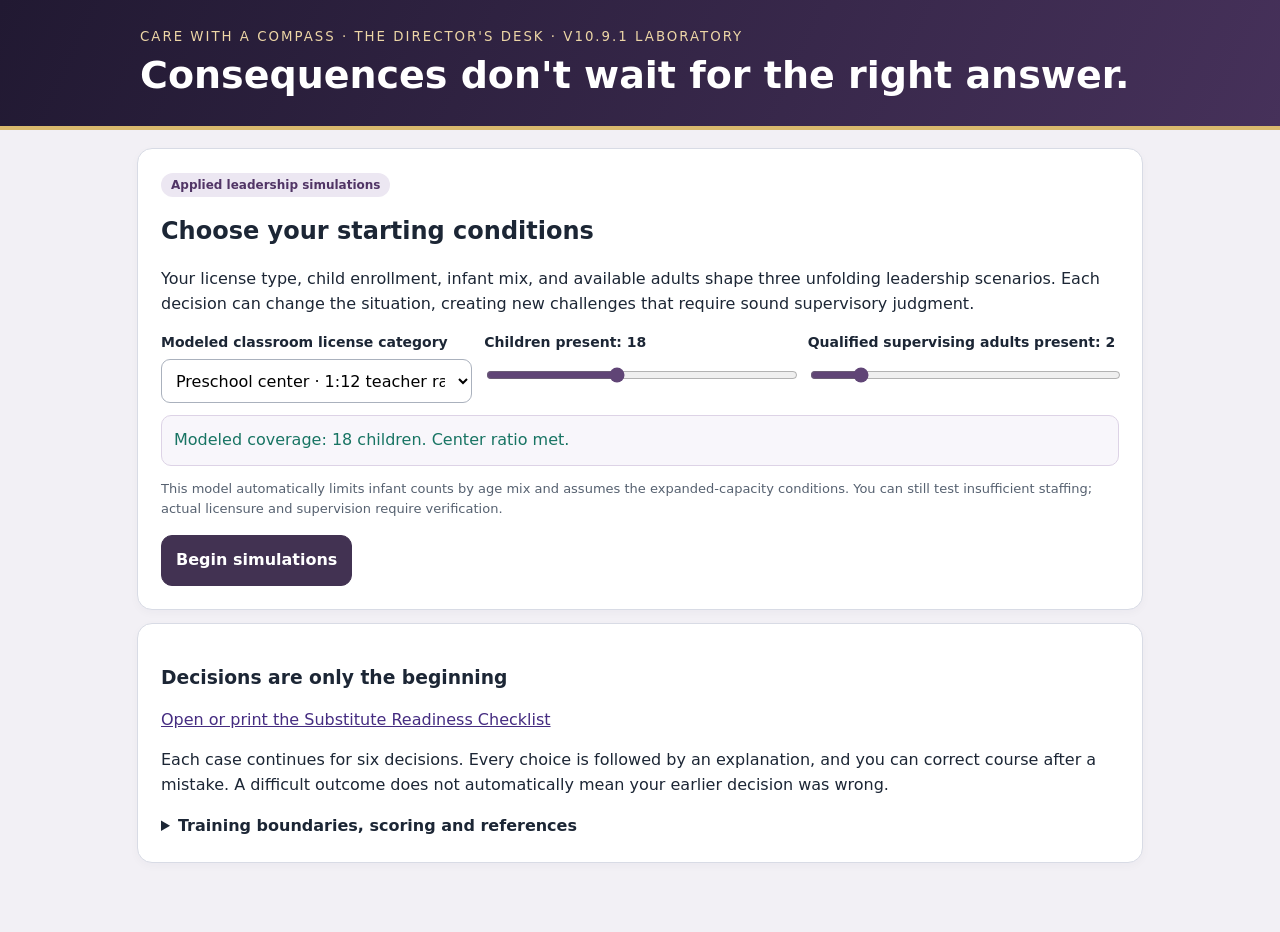
<file: consequence-lab.html>
<!doctype html>
<html lang="en"><head><meta charset="utf-8"><meta name="viewport" content="width=device-width,initial-scale=1"><title>Care with a Compass | Consequence Lab v10.9.1</title>
<style>
:root{color-scheme:light;--navy:#1d2438;--purple:#423252;--gold:#d9b96d;--ink:#1c2635;--muted:#566170;--paper:#fff;--border:#d8dbe5;--bg:#f2f0f5;--ok:#14766b;--warn:#986116;--bad:#b03e43}
*{box-sizing:border-box}body{margin:0;background:var(--bg);color:var(--ink);font:16px/1.55 ui-sans-serif,system-ui,-apple-system,Segoe UI,sans-serif}header{background:linear-gradient(115deg,#211932,#46315a);color:#fff;border-bottom:4px solid var(--gold)}header>div{max-width:1040px;margin:auto;padding:24px 20px}header small{text-transform:uppercase;letter-spacing:2px;color:#edd6a6}header h1{font-size:clamp(25px,4vw,38px);margin:4px 0;line-height:1.18}header p{max-width:770px;color:#f0e9f3;margin:7px 0}main{max-width:1040px;margin:18px auto;padding:0 17px 38px}h2,h3{line-height:1.24}section,.card{background:#fff;border:1px solid var(--border);padding:23px;border-radius:15px;margin:13px 0;box-shadow:0 3px 10px #21193208}.two{display:grid;grid-template-columns:repeat(auto-fit,minmax(230px,1fr));gap:12px}.stats{display:grid;grid-template-columns:repeat(auto-fit,minmax(125px,1fr));gap:9px}.stat{background:#f7f6fa;border:1px solid var(--border);padding:12px;border-radius:10px}.stat span{display:block;font-size:12px;color:var(--muted)}.stat b{display:block;font-size:23px}button,input,select{font:inherit}button{cursor:pointer;border-radius:11px;border:1px solid #b7b4c5;background:white;text-align:left;padding:12px 14px;color:var(--ink)}button:hover,button:focus-visible{outline:3px solid #d9c6ec;outline-offset:1px;border-color:#614b73}button.primary{background:var(--purple);border-color:var(--purple);color:white;font-weight:700}button.primary:hover{background:#2c1f3a}.buttons{display:grid;gap:8px}.actions{display:flex;gap:10px;flex-wrap:wrap}.actions button{flex:0 1 auto}input,select{width:100%;padding:10px;border:1px solid #aab1bd;border-radius:9px;background:white;min-height:44px}label{display:block;font-weight:600;font-size:14px;margin-bottom:5px}.small,.eyebrow{font-size:13px;color:var(--muted)}.eyebrow{font-weight:750;text-transform:uppercase;letter-spacing:1.2px}.notice{padding:13px 14px;background:#fff8e8;border-left:4px solid #b18b36;border-radius:6px}.risk{color:#a45b15}.safe{color:#187463}.unsafe{color:#ac3f46}.tag{display:inline-block;background:#ece7f2;color:#513566;border-radius:20px;padding:3px 10px;font-size:12px;font-weight:bold}.feedback{border-left:5px solid var(--ok);background:#f1faf7}.feedback.partial{border-left-color:var(--warn);background:#fffaf0}.feedback.unsafe{border-left-color:var(--bad);background:#fff3f2}.progress{height:10px;background:#ddd9e5;border-radius:20px;overflow:hidden}.progress>div{height:100%;background:#725784;transition:width .2s}.source{font-size:13px;color:var(--muted)}.source a{color:#4a3181}.log{padding:0;list-style:none}.log li{border-bottom:1px solid #eee;padding:10px 0}.log li:last-child{border-bottom:none}details{margin-top:16px}summary{cursor:pointer;font-weight:600}a{color:#452c81}#scene:focus{outline:none}.banner{padding:14px;background:#e8e4ef;border-radius:9px}.err{background:#ffeef0;border:1px solid #bb777a;padding:10px;border-radius:8px}footer{font-size:12px;color:var(--muted);margin:25px 0}.layout{display:grid;grid-template-columns:1fr;gap:15px}@media(min-width:950px){.layout{grid-template-columns:minmax(0,1fr) 270px}}@media print{header{background:#fff;color:#000}body{background:white}button,input,select{display:none}section{box-shadow:none}}
input[type=range]{width:100%;padding:0;min-height:28px;accent-color:#604576;cursor:pointer}.projection{background:#f8f6fb;border:1px solid #ddd3e6;border-radius:10px;padding:12px;margin:12px 0}.model-grid{display:grid;grid-template-columns:repeat(auto-fit,minmax(190px,1fr));gap:14px}#labStaffingControls{border:1px solid #d6cbe0;background:#faf8fc}</style><style>body.embedded > header{display:none}body.embedded main{margin-top:0}</style><style id="v10721-slider-grid">#init>.two,#familyFields>.two{grid-template-columns:repeat(3,minmax(0,1fr));align-items:start}@media(max-width:800px){#init>.two,#familyFields>.two{grid-template-columns:repeat(2,minmax(0,1fr))}}@media(max-width:560px){#init>.two,#familyFields>.two{grid-template-columns:minmax(0,1fr)}}</style></head><body><header><div><small>Care with a Compass · The Director's Desk · v10.9.1 laboratory</small><h1>Consequences don't wait for the right answer.</h1></div></header><main id="app" aria-live="polite"></main>
<script>
'use strict';
const VERSION='10.9.1';const STORAGE='cwc-consequence-lab-v10.9.1';
if(window.location.search.includes('embedded=1'))document.body.classList.add('embedded');
const SOURCE={nose:{t:'American Red Cross · Nosebleed first aid',u:'https://www.redcross.org/take-a-class/resources/learn-first-aid/nosebleeds'},aap:{t:'American Academy of Pediatrics · Child nosebleed guidance',u:'https://www.healthychildren.org/English/health-issues/injuries-emergencies/Pages/how-to-stop-a-nosebleed.aspx'},ems:{t:'American Academy of Pediatrics · When to call EMS',u:'https://www.healthychildren.org/English/health-issues/injuries-emergencies/Pages/When-Your-Child-Needs-Emergency-Medical-Services.aspx'},ratio:{t:'California Title 22 · Teacher–child ratios §101216.3',u:'https://www.law.cornell.edu/regulations/california/22-CCR-101216.3'},toddler:{t:'California Title 22 · Toddler component §101216.4',u:'https://www.law.cornell.edu/regulations/california/22-CCR-101216.4'},school:{t:'California Title 22 · School-age center ratio §101516.5',u:'https://www.law.cornell.edu/regulations/california/22-CCR-101516.5'},supervision:{t:'California Title 22 · Care and supervision §101229',u:'https://www.law.cornell.edu/regulations/california/22-CCR-101229'},blood:{t:'CDC · Cleaning and disinfecting early care and education settings',u:'https://www.cdc.gov/hygiene/about/how-to-clean-and-disinfect-early-care-and-education-settings.html'},hiv:{t:'CDC · Occupational HIV exposure and Standard Precautions',u:'https://www.cdc.gov/hiv/causes/occupational-transmission.html'},record:{t:'California Title 22 · Observation and first-aid records §101226.3',u:'https://www.law.cornell.edu/regulations/california/22-CCR-101226.3'},incident:{t:'California Title 22 · Incident reporting §101212',u:'https://www.law.cornell.edu/regulations/california/22-CCR-101212'},mandated:{t:'California Penal Code §11166 · Mandated reports',u:'https://leginfo.legislature.ca.gov/faces/codes_displaySection.xhtml?sectionNum=11166.&lawCode=PEN'},hs:{t:'Office of Head Start · List of Training Scenarios (theme inspiration)',u:'https://headstart.gov/human-resources/article/list-training-scenarios'},hsSafety:{t:'Office of Head Start · Safety practices, 45 CFR §1302.47',u:'https://headstart.gov/policy/45-cfr-chap-xiii/1302-47-safety-practices'},transport:{t:'Head Start · Transportation services §1303.72',u:'https://headstart.gov/policy/45-cfr-chap-xiii/1303-72-vehicle-operation'},parent:{t:'California Title 22 · Personal rights §101223',u:'https://www.law.cornell.edu/regulations/california/22-CCR-101223'}};
SOURCE.familySub={t:'California HSC §1597.63 · family child care substitute adults',u:'https://california.public.law/codes/health_and_safety_code_section_1597.63'};
SOURCE.centerStaff={t:'22 CCR §101216 · center personnel',u:'https://www.law.cornell.edu/regulations/california/22-CCR-101216'};
SOURCE.clearance={t:'CDSS · transferring a background clearance',u:'https://www.cdss.ca.gov/inforesources/community-care/caregiver-background-check/transferring-clearance'};
SOURCE.contacts={t:'California Attorney General · 2026 emergency-contact guidance',u:'https://oag.ca.gov/system/files/media/ece-childcare-guidance-model-policies-public.pdf'};

SOURCE.homeCapacity={t:'22 CCR §102416.5 · family child care staffing and capacity',u:'https://www.law.cornell.edu/regulations/california/22-CCR-102416.5'};
SOURCE.homeOperation={t:'22 CCR §102417 · family child care home operation and emergency information',u:'https://www.law.cornell.edu/regulations/california/22-CCR-102417'};
SOURCE.homeReports={t:'22 CCR §102416.2 · family child care incident reports',u:'https://www.law.cornell.edu/regulations/california/22-CCR-102416.2'};
SOURCE.homeRights={t:'22 CCR §102423 · rights of children in family child care',u:'https://www.law.cornell.edu/regulations/california/22-CCR-102423'};
SOURCE.homeRecords={t:'22 CCR §102421 · family child care child records',u:'https://www.law.cornell.edu/regulations/california/22-CCR-102421'};
SOURCE.centerHealth={t:'22 CCR §101226 · center health-related services and emergency care',u:'https://www.law.cornell.edu/regulations/california/22-CCR-101226'};
SOURCE.centerRecords={t:'22 CCR §101221 · center child records and confidentiality',u:'https://www.law.cornell.edu/regulations/california/22-CCR-101221'};
SOURCE.centerSignout={t:'22 CCR §101229.1 · center sign-in and sign-out',u:'https://www.law.cornell.edu/regulations/california/22-CCR-101229.1'};
SOURCE.centerCapacity={t:'22 CCR §101161 · center licensed-capacity limits',u:'https://www.law.cornell.edu/regulations/california/22-CCR-101161'};
SOURCE.centerTeacher={t:'22 CCR §101216.1 · center teacher qualifications',u:'https://www.law.cornell.edu/regulations/california/22-CCR-101216.1'};
const CASES=[
{id:'nose',title:'The ordinary nosebleed',theme:'Medical judgment, exposure control and retaliation',origin:'Original advanced case',intro:'During free play, a four-year-old develops a nosebleed. The child is alert and breathing normally. Blood is dripping onto a table, and another child is walking toward it.',detail:'You do not yet know whether this is dry air, a fall, a medication effect, or a bleeding disorder.'},
{id:'arm',title:'The playground fall',theme:'Urgency, fracture response and staffing',origin:'Expanded original case',intro:'A child falls from play equipment. The forearm looks deformed, and the child says their fingers feel funny. A teacher is calling for you.',detail:'The injury could require urgent medical assessment. Other children are still on the playground.'},
{id:'fight',title:'The classroom altercation',theme:'Immediate protection, individualized support and privacy',origin:'Expanded original case',intro:'Two children are involved in a physical altercation. One is bleeding slightly near the mouth; the other remains highly agitated and tries to move closer.',detail:'Staff disagree about who started it. Parents are about to arrive.'},
{id:'ill',title:'Nobody is answering the phone',theme:'Serious illness, emergency authorization and family conflict',origin:'Expanded original case',intro:'A child becomes suddenly lethargic and feverish. The authorized parent and both listed contacts are not answering. An employee says the parent was hard to reach yesterday too.',detail:'The child needs an assessment based on current symptoms, not on an assumption about the family.'},
{id:'bus',title:'A child left on transportation',theme:'Head count, emergency search and licensing',origin:'Original adaptation of a Head Start training theme',intro:'A driver returns from the morning route. A child who should be in the classroom is absent from the head count. A bus monitor reports an incomplete sweep.',detail:'You do not yet know whether the child is on the bus, with a parent, or elsewhere.'},
{id:'bruise',title:'The unexplained bruising',theme:'Suspected abuse, neutrality and reporting',origin:'Original adaptation of a Head Start training theme',intro:'A teacher notices multiple unexplained bruises on a child. The child says something vague about being hurt but stops speaking when asked a follow-up.',detail:'You have insufficient evidence to conclude what occurred. You do have a duty to assess immediate safety.'},
{id:'parent',title:'An impaired pickup',theme:'Authorized release, de-escalation and safety',origin:'Fictionalized from the creator’s firsthand child care experiences',intro:'At pickup, an authorized parent smells strongly of alcohol and seems unsteady. The parent insists they are perfectly fine to drive.',detail:'An authorized adult is not necessarily a safe driver. Children are watching the exchange.'},
{id:'monitor',title:'Where is the bus monitor?',theme:'Qualified coverage, transportation contingency and time pressure',origin:'Original adaptation of a Head Start training theme',intro:'Your program operates a route under a written policy or contract requiring a trained bus monitor. The scheduled monitor calls out. An untrained employee volunteers to ride so the bus can depart on time. Families are waiting.',detail:'This is a program-specific route requirement, not a claim that every California licensed child care program must employ a bus monitor.'}
];
const VARIANTS={nose:[
['dry','A history of dry indoor air emerges; no injury is reported.'],['toy','Another child admits throwing a small toy toward the child before the bleeding began.'],['fall','A witness reports the child struck their face on a low shelf; swelling is developing.'],['bleeding','The parent later discloses hemophilia, a diagnosed bleeding disorder not listed on the emergency form.'],['medicine','A caregiver later mentions a recently administered medicine that may affect bleeding; the record is incomplete.'],['spray','The family later describes repeated nasal spray use and nasal irritation; causality has not been established.'],['foreign','The child later mentions placing a small bead near the nostril; staff cannot safely confirm what happened.'],['recurrent','The family later reports several significant nosebleeds this month.'],['unknown','No cause becomes apparent despite a careful factual review.'],['collision','A camera review later suggests an accidental collision during play.']
],arm:[['fall','The child says the hand is tingling and becomes colder.'],['stumble','A witness reports a second fall but the timing is unclear.'],['swelling','Swelling increases before EMS arrives.'],['stable','The child remains alert, but the deformity is unchanged.']],fight:[['repeat','A child attempts to approach the other child again.'],['support','One child has an individualized behavior support plan on file.'],['witness','Two witnesses provide conflicting accounts.'],['head','The injured child develops confusion after a possible head impact.']],ill:[['weak','The child becomes increasingly difficult to rouse.'],['breathing','Breathing becomes abnormal while you are assessing the child.'],['stable','The child is alert again but remains ill.'],['condition','An emergency care plan is found in the child’s file.']],bus:[['onbus','A child is found on the parked bus, alert but frightened.'],['heat','The vehicle interior is hot and the child is not immediately visible.'],['parent','A parent calls to say the child was never placed on the bus.'],['offroute','Attendance records suggest the child boarded but was not signed into the room.']],bruise:[['disclose','The child spontaneously makes a statement that raises reasonable suspicion of abuse.'],['accident','A witness describes a recent accidental fall but the explanation is incomplete.'],['staff','Another staff member reports witnessing rough handling.'],['unknown','The source of the bruises remains unclear.']],parent:[['refuses','The parent becomes loud and demands immediate release.'],['alternate','Another authorized contact is nearby and answers the phone.'],['keys','The parent picks up car keys and heads toward a vehicle.'],['calms','The parent agrees to step aside and talk privately.']],monitor:[['late','A qualified monitor can arrive in 25 minutes.'],['untrained','The volunteer has never completed the required training.'],['detour','A family calls requesting a special stop.'],['route','An approved alternate route and trained staff are available.']]};

const CASE_LESSONS={"nose":{"heading":"Minor symptom, major supervisory responsibilities","paragraphs":["A nosebleed may be routine, but a director must simultaneously protect the injured child, prevent contact with blood, and keep the other children supervised. The first response should be based on the child's visible condition and established first-aid guidance, not assumptions about the eventual diagnosis.","Forward positioning with sustained pressure is the standard first-aid response for an alert child with an uncomplicated nosebleed. Serious symptoms, heavy bleeding, significant injury or bleeding that does not stop can change the urgency. A documented bleeding disorder or medication history may matter, but do not delay immediate care to obtain that history.","Treat all blood as potentially infectious. Use appropriate protective equipment, isolate spills and follow the facility's exposure-control procedure without singling out a child because of HIV or another status. Separately verify qualified staff coverage, notify the family appropriately and preserve factual records. A complaint or worsening symptoms after correct care is not, by itself, evidence of poor judgment."],"focus":"Prioritize first aid, blood precautions, real-time ratios, reassessment and record integrity."},"arm":{"heading":"An injury requires care and operational continuity","paragraphs":["An obvious deformity or altered hand sensation can signal an injury that needs urgent medical evaluation. Protect the child, minimize unnecessary movement and seek appropriate emergency help rather than using the parent's availability as a medical triage rule.","Before delegating transport or contact duties, count who is physically supervising the rest of the children. One qualified staff member cannot simultaneously escort a child and be counted in a classroom they have left.","Record observed signs and the timeline without diagnosing from appearance, and preserve any relevant video. A parent complaint is a separate development to manage factually; it does not change whether the initial protective decision was sound."],"focus":"Recognize urgency, maintain supervision and separate medical assessment from documentation."},"fight":{"heading":"Protection before punishment","paragraphs":["First separate the children, assess injuries and maintain continuous supervision. The fact that one child is upset or injured does not establish who initiated the altercation or why.","Disability supports, individualized plans and behavioral context can affect what prevention and response look like. They do not justify leaving others unsafe, nor should they be used to assume intent without evidence.","Communicate with families using each child's relevant facts, preserve confidentiality and establish an observation-based improvement plan. The leadership work continues after the immediate altercation ends."],"focus":"Separate immediate safety, individualized support, factual investigation and family communication."},"ill":{"heading":"Emergency action does not wait for family contact","paragraphs":["A child who becomes unexpectedly lethargic or seriously ill requires immediate assessment using the child's known emergency plan, trained staff and emergency services as indicated. Repeated unanswered phone calls cannot become a substitute for medical action.","Assign responsibilities: one person stays with the child, another contacts authorized adults, and qualified staff maintain safe coverage for everyone else. Recheck the actual roster whenever someone leaves the facility.","Coordinate the factual handoff and a safe discharge process with medical professionals. Transportation difficulties alone do not prove neglect, but objectively concerning facts may trigger separate reporting duties."],"focus":"Respond to clinical urgency first, then coordinate parents, responders, documentation and coverage."},"bus":{"heading":"A head-count discrepancy is an urgent safeguarding event","paragraphs":["An expected child missing from a classroom count requires an immediate, systematic search and confirmation of where the child was last seen. Do not rely on an incomplete sign-out record or assume the child stayed home.","Transportation safety requires a documented verification process, trained personnel and a second layer of accountability. Other children still require supervision while staff search.","If the investigation reveals an incident that threatens a child's safety, use the applicable notification and licensing-reporting thresholds. Do not treat a complete checklist as proof that the actual sweep happened."],"focus":"Search immediately, protect the other children, preserve original records and correct the process."},"bruise":{"heading":"Reasonable suspicion is not the same as proof","paragraphs":["Take unexplained injuries seriously while keeping observations separate from allegations and conclusions. Provide immediate care, note the child's exact spontaneous words and avoid repeated or leading interviews.","Where reasonable suspicion exists, mandated reporters must follow the applicable reporting duties without waiting to complete their own investigation. Supervisory approval is not a substitute for an individual mandated reporter's legal obligations.","Preserve records and protect confidentiality. Staff should not declare anyone guilty, but neither should uncertainty become a reason to ignore a child-safety concern."],"focus":"Recognize the reporting threshold, document neutrally and protect the child."},"parent":{"heading":"An authorized adult can still create an immediate safety problem","paragraphs":["When a pickup adult appears impaired, focus on what is observed rather than making a diagnosis or publicly humiliating the person. The child's immediate safety, authorized release rules and de-escalation all matter.","Know the facility's approved pickup and escalation procedures, including how to seek another authorized adult or emergency assistance when circumstances justify it. Do not invent legal authority to detain a person.","Record exact observations and actions, communicate only necessary information, and plan for future safe pickups. A family's anger after a sound decision is a management problem to address, not automatic proof the decision was wrong."],"focus":"Manage observed risks, verified authorization, safe alternatives and factual documentation."},"monitor":{"heading":"Transportation qualification cannot be improvised","paragraphs":["A transportation schedule does not turn an untrained employee into an eligible monitor. Confirm the relevant staffing, training and supervision requirements before deciding a route can leave.","Delaying departure can create inconvenience and pressure from families, but an unsafe workaround can create more serious risks. The director must communicate the reason for a delay, provide an authorized alternative and protect children awaiting transportation.","Document the operational failure and establish an actual relief plan, including training and coverage verification. A full roster is not evidence that each role is safely covered."],"focus":"Verify qualified coverage, protect children during delays and build a real contingency plan."}};
const STAGE_COACH=[["Priority and first action","In the first minute, separate urgent danger from information you would merely like to know. Put immediate care and supervision ahead of routine calls, appearance management and explanations.","Would your first action still make sense if the parent never answered?"],["Supervision and deployment","A person who is helping one child may no longer be available to supervise the rest. Recount actual qualified staff and present children whenever a role changes; the posted roster is not enough.","Who is accountable for every child while the response continues?"],["Concurrent hazards","A blood spill, distressed child or altered scene can create a second hazard. Assign safe containment and cleanup without interrupting necessary care or leaving the group under-supervised.","What new risk did the first intervention create?"],["Reassessment as facts change","The situation has evolved. Reassess symptoms, safety and what is verified; a good initial decision is not permission to stop observing. Conversely, new symptoms do not retroactively make an earlier appropriate decision wrong.","Which new observation should change your next action?"],["Communication without delay","Give families a factual, timely update without treating their response as a substitute for emergency judgment. Describe what was observed, what care was provided and what comes next.","How can you be transparent without guessing or sharing another child's information?"],["Relief staffing","Sending a qualified staff member away changes the live ratio and supervision picture. Verify qualified backup before making an assignment; if coverage is impossible, change operations rather than fabricate compliance.","What should stop, change or be delayed if no relief staff are available?"],["Evidence and confidentiality","Separate a direct observation from an inference, allegation or private medical detail. Collect only what is needed for safeguarding and the response; protect confidential records and avoid attributing fault prematurely.","Which facts can you defend from firsthand records?"],["Outcome versus decision quality","A symptom can improve, recur or worsen independently of whether the initial procedure was appropriate. Decisions should be judged against facts available at that moment, including new warning signs.","Would you still defend the decision if the next event went badly?"],["Documentation and preservation","Write an accurate timeline and preserve original footage, rather than reconstructing a convenient story after a complaint. Note uncertainty and restrict access appropriately.","What original record would you need if accounts conflict tomorrow?"],["Complaint and process","Families may complain even when the facility acted appropriately. Cooperate, preserve documents and respond to allegations with verified facts; a complaint is not a violation finding.","What would an independent reviewer be able to verify?"],["Different reporting duties","Child-abuse reports, licensing incident reports and routine family notifications are different duties with different thresholds. Apply the actual rule to established facts and avoid reporting every inconvenience as abuse or ignoring reportable harm.","Which duty is triggered by which fact, and by when?"],["Transfer to the next shift","A completed form or training attendance record does not prove safer practice. Assign corrective ownership and use observation, rehearsal and follow-up evidence to verify implementation.","What evidence tomorrow would show the problem is truly less likely to recur?"]];
CASE_LESSONS.directorPickup={"heading":"A safe pickup requires more than a polite response","paragraphs":["When an adult becomes confrontational at pickup, the director must protect the child while maintaining qualified supervision of the rest of the group. Move the conflict away from children where possible, use de-escalation and follow the program's access procedures. An adult's frustration never turns an unsupervised room into a safe one.","Document observed conduct and the child's actual statements without converting rumors into facts. Preserve original recordings and witness accounts; protect other children's privacy when someone requests video or incident records. Verify every release against the current authorized-pickup record rather than relying on familiarity.","Safeguarding, mandated reporting, licensing notifications and family communication can involve different duties and timelines. Evaluate each based on what is known, avoid retaliating against complaints, and rehearse the next pickup plan with clear roles and coverage."],"focus":"Coordinate child protection, adult access, evidence preservation and qualified supervision through a volatile family interaction."};
CASE_LESSONS.hospitalHandoff={"heading":"The medical emergency has two supervision problems","paragraphs":["The injured child's emergency care cannot be delayed simply because a parent is unreachable. At the same time, an escort or staff member leaving for the hospital can change the remaining group's lawful and safe coverage. Identify who responds, who stays and how any qualified handoff occurs before assigning someone away.","Record observations, emergency communications and any spontaneous disclosure accurately. Preserve original entries, independent witness accounts and relevant video rather than rewriting them to make the narrative consistent. Communicate verified facts and uncertainty to authorized people without exposing other children.","Emergency medical care, child protection and licensing reporting may trigger separate obligations. After immediate risks are controlled, review the response, verify backup coverage, and test the handoff plan rather than assuming a completed report prevents recurrence."],"focus":"Deliver urgent care while protecting the remaining children, preserving reliable evidence and meeting separate reporting responsibilities."};
CASE_LESSONS.staffingGap={"heading":"A posted roster does not supervise children","paragraphs":["Supervision capacity depends on the children physically present and the qualified adults actually available now. A person who has called in, is still traveling, or lacks required qualifications does not count as coverage. If staffing is insufficient, restrict or delay new admissions, arrange lawful care alternatives and communicate candidly with families.","Reassess staffing when breaks, emergencies, additional arrivals or departures change the group. Reconcile attendance against what actually happened without backdating records. Budget pressure and understandable family frustration do not authorize unsafe supervision.","A recurring opening shortage is a system problem, not merely a difficult morning. Build and verify a realistic relief roster, define when admissions must pause, account for staffing costs and practice the plan before the next absence. Check any actual licensing reporting duties when a shortfall affects child safety."],"focus":"Use actual attendance and verified staff presence to make defensible admission, relief and contingency decisions."};
CASE_LESSONS.substitute={heading:'A substitute roster is a child-safety system, not a phone list',paragraphs:[
 'A candidate may already be an approved resource parent or a school employee, but those facts alone do not show they may act as a substitute in this particular child care role. Verify the requirements and safe handoff for the selected license type.',
 'Family child care homes have a specific temporary-licensee-absence law, HSC §1597.63, amended in 2026. Check clearance or exemption, pediatric first aid and CPR, preventive health training, applicable immunizations, notice, documentation and the monthly absence cap. Center personnel operate under different rules.',
 'An agency referral or social-media suggestion is a lead, not staffing. Keep a realistic on-call budget and an operational plan for delayed admissions, authorized early pickups, and families whose emergency contacts are unreachable. Review subsidized-care contracts and individualized accommodation obligations before considering disenrollment.'
 ],focus:'Separate license-specific eligibility from referral leads; solve the immediate problem without abandoning children or relying on phantom staff.'};

// Reference links are scenario-specific, and licensing references follow the learner's chosen facility type.
// State laws, operational policies and nonbinding medical/Head Start guidance are presented separately.
const CASE_AUTHORITIES={"nose":{"rules":[["centerHealth","Centers must provide prompt health-related response and document qualifying injuries and first aid.","center"],["homeOperation","Home emergency information and supervision responsibilities guide the response.","home"]],"resources":[["nose","First-aid technique for an alert child with a nosebleed."],["blood","Blood-spill and disinfection precautions in early childhood settings."]],"policy":"First-aid and exposure-control procedures; emergency escalation, family notification, incident logs and coverage while an adult provides care."},"arm":{"rules":[["centerHealth","Urgent medical response and authorized-representative communication in center care.","center"],["homeOperation","Emergency-contact and medical-care authorization records for family homes.","home"],["incident","Check whether injury severity triggers a licensing incident report.","center"],["homeReports","Check the applicable family-home unusual-injury report threshold.","home"]],"resources":[["ems","Emergency-response indicators when deformity or altered sensation suggests a serious injury."]],"policy":"EMS activation, immobilization within training, playground coverage, staff escort/handoff and original incident records."},"fight":{"rules":[["parent","Center personal rights and protection from unsafe treatment.","center"],["homeRights","Personal rights and safety protections in family child care.","home"],["mandated","Make a mandated report when reasonable suspicion of reportable abuse or neglect exists, not merely because children disagreed."]],"resources":[],"policy":"Immediate separation and care, behavior support/accommodation plans, injury documentation, confidentiality and unbiased family communication."},"ill":{"rules":[["centerHealth","Do not delay necessary emergency treatment while waiting for an unreachable parent.","center"],["homeOperation","Maintain a current emergency card and authorization for emergency medical care.","home"],["contacts","Model emergency-contact policies should be applied without assuming a universal two-contact legal minimum."]],"resources":[["ems","Use symptoms and deterioration, not whether contacts answer, to assess the need for emergency help."]],"policy":"Emergency escalation, symptom monitoring, medical authorization, attempted-contact log, supervised isolation if necessary and individualized family follow-up."},"bus":{"rules":[["supervision","Center staff must maintain required care and supervision even during transportation handoffs.","center"],["homeOperation","Family home supervision and emergency planning still apply if transportation is part of the program.","home"]],"resources":[["transport","Head Start vehicle-operation and bus-monitor requirements apply only to programs covered by those federal rules."]],"policy":"Written transportation contract, current passenger roster, child-accounting and post-trip sweep, missing-child search, emergency notification and staff assignments."},"bruise":{"rules":[["mandated","Reasonable suspicion of child abuse triggers statutory mandated-reporting duties; staff should not conduct their own proof-of-guilt investigation."],["incident","A center must assess separately whether an unusual incident is reportable to licensing.","center"],["homeReports","A family home must assess separate unusual-incident and suspected-abuse reporting duties.","home"]],"resources":[],"policy":"Neutral documentation of a child's exact words, immediate safety, preservation of records, mandated-reporting contacts and family communications that do not compromise safeguarding."},"parent":{"rules":[["centerSignout","Centers must follow documented sign-out procedures; check current authorized-release information.","center"],["centerRecords","Access to authorized representative and other child-record information is controlled and confidential.","center"],["homeOperation","Home records must include emergency and responsible-adult contact information.","home"]],"resources":[],"policy":"Authorized pickup and custody verification, observation-based documentation, de-escalation, safe alternate transport and when to request law-enforcement assistance. Do not assume staff can physically detain a lawful parent."},"monitor":{"rules":[["centerStaff","Verify who is qualified and physically present before reassigning center staff.","center"],["homeOperation","Maintain family-home supervision while considering transportation duties.","home"]],"resources":[["transport","The trained bus-monitor rule is a Head Start requirement where applicable, not a universal rule for every California child care route."]],"policy":"Route-specific contract or program monitor requirement, approved staff substitutions, pre/post-trip vehicle checks, contingency cancellation and family notification."},"directorPickup":{"rules":[["parent","Center children have personal rights to safe, respectful treatment.","center"],["homeRights","Family-home children have personal-rights protections.","home"],["centerSignout","Verify sign-out and child-release records during a disputed pickup.","center"],["mandated","Assess reporting duties when observed conduct or a disclosure gives reasonable suspicion of reportable abuse."]],"resources":[],"policy":"Visitor access and de-escalation, authorized release and custody orders, video retention and confidentiality, evidence integrity, complaint response and staff coverage."},"hospitalHandoff":{"rules":[["centerHealth","Urgent care can require treatment before a parent is reached; keep remaining children safely supervised.","center"],["homeOperation","The family-home emergency card and medical authorization support the hospital handoff.","home"],["incident","Assess reportable injuries and incidents separately from medical care.","center"],["homeReports","Assess family-home licensing reporting obligations separately from medical care.","home"],["mandated","Report reasonable suspicion of abuse or neglect through mandated-reporting channels when triggered by facts."]],"resources":[["ems","Emergency assessment and response should be prompt when serious symptoms are present."]],"policy":"EMS and hospital escort handoff, staffing continuity, parent contact, separate mandated/licensing reporting, preserving unaltered records and recovery planning."},"staffingGap":{"rules":[["centerStaff","Center staff must be sufficient, eligible and actually available.","center"],["centerCapacity","A center must not exceed the conditions and limits of its license.","center"],["homeCapacity","Home admissions depend on licensed capacity, child ages, staff configuration and extended-capacity conditions.","home"]],"resources":[],"policy":"Real-time attendance reconciliation, qualified backup and break relief, admission pause triggers, parent notifications, documented exceptions and staffing budget contingency."},"substitute":{"rules":[["familySub","For temporary family-home licensee absences, verify substitute eligibility, training, notifications, records and the current statutory time limit.","home"],["centerStaff","Centers must meet applicable personnel eligibility, clearance and actual-coverage requirements.","center"],["clearance","A school credential, referral or unrelated clearance does not itself establish eligibility for this child care role."]],"resources":[],"policy":"Pre-vetted relief roster, backup contact tree, lawful authorization/handoffs, who pays for relief, emergency closure and advance written parent communications."}};
function lessonAuthorities(s){
 const config=CASE_AUTHORITIES[s.id]||{rules:[],resources:[],policy:''};
 const home=familyMode(session.type),kind=home?'home':'center';
 const base=home
  ? [['homeCapacity','Family-home capacity depends on the actual child age mix, qualifying adults and any expanded-capacity conditions.'],['homeOperation','Keep safe care, supervision and emergency information in place.']]
  : [[session.type==='toddler'?'toddler':session.type==='school'?'school':'ratio','Apply the teacher-child ratio for the selected licensed program component.'],['supervision','Maintain actual qualified care and supervision, not merely a sufficient number on a posted schedule.']];
 const rules=[...base,...(config.rules||[]).filter(r=>!r[2]||r[2]===kind).map(r=>r.slice(0,2))];
 const unique=new Set();
 const renderRefs=refs=>'<ul style="padding-left:1.35rem;margin:8px 0 14px">'+refs.filter(r=>{if(unique.has(r[0]))return false;unique.add(r[0]);return !!SOURCE[r[0]]}).map(r=>'<li style="margin:8px 0"><strong>'+linkSource(r[0])+'</strong> — '+ESC(r[1])+'</li>').join('')+'</ul>';
 const lawHtml=renderRefs(rules);
 const guidance=(config.resources||[]).length?'<h4>Professional guidance and conditional standards</h4>'+renderRefs(config.resources):'';
 return '<section aria-label="Applicable laws regulations and policies"><h3>Applicable laws, regulations, and policies</h3><p class="small">References are tailored to '+ESC(home?(session.type==='familyLarge'?'large family child care home':'small family child care home'):(session.type==='toddler'?'toddler component':session.type==='school'?'school-age center':'preschool center'))+' and this case. A training model does not establish compliance for a real license.</p><h4>California licensing and reporting requirements</h4>'+lawHtml+guidance+'<h4>Program policies to review</h4><p>'+ESC(config.policy)+'</p><p class="small">Confirm your actual license, current CDSS guidance, required reports, written procedures and funding/transport contracts. Head Start requirements apply only to covered programs; professional guidance is not a legal mandate.</p></section>';
}
function lessonPanel(s){const v=CASE_LESSONS[s.id];if(!v)return '<p class="small">Case-specific guidance is being developed.</p>';return '<section aria-label="Case lesson"><h3>'+ESC(v.heading)+'</h3>'+v.paragraphs.map(p=>'<p>'+ESC(p)+'</p>').join('')+'<p><strong>Learning objective:</strong> '+ESC(v.focus)+'</p><p class="small">This optional lesson explains governing principles without revealing which development will occur.</p>'+lessonAuthorities(s)+'</section>';}

function decisionTeaching(s,sc,f){const guide=STAGE_COACH[[0,1,3,5,7,10][decisionNumber(s)-1]]||STAGE_COACH[0];const notBest=sc.opts.filter(o=>o.g<3).sort((a,b)=>b.g-a.g)[0];const preferred=sc.opts.filter(o=>o.g===3);const selectedError=f.grade<3?'<p><strong>What was missing:</strong> '+ESC(f.why)+'</p>':'';let contrast='';if(f.grade===3&&notBest){contrast='<p><strong>Why a plausible alternative is weaker:</strong> '+ESC(notBest.t)+' — '+ESC(notBest.w)+'</p>'} else if(f.grade<3&&preferred.length){contrast='<p><strong>A stronger action:</strong> '+ESC(preferred[0].t)+' — '+ESC(preferred[0].w)+'</p>';}return '<div class="card" style="box-shadow:none;background:#f8f6fb"><h3>Director\'s lesson: '+ESC(guide[0])+'</h3><p><strong>Why this decision matters:</strong> '+ESC(guide[1])+'</p>'+selectedError+contrast+'<p><strong>Transfer question:</strong> '+ESC(guide[2])+'</p><p class="small">The process score reflects decision quality with the information available now, not whether the fictional outcome turns out favorably.</p></div>';}

const DESK_CASES=[{"id":"directorPickup","title":"The Pickup That Became a Crisis","theme":"Family conflict and safeguarding","origin":"Original Director’s Desk case · expanded","intro":"An adult confronts a child during pickup while staff supervise a group.","detail":"Each decision affects supervision, evidence, communication, or future planning."},{"id":"hospitalHandoff","title":"After the Ambulance Leaves","theme":"Emergency response and child safeguarding","origin":"Original Director’s Desk case · expanded","intro":"A child requires emergency medical care while other children remain at the program.","detail":"Each decision affects supervision, evidence, communication, or future planning."},{"id":"staffingGap","title":"A Schedule That Cannot Bend","theme":"Qualified staffing and leadership","origin":"Original Director’s Desk case · expanded","intro":"A qualified teacher calls out at opening while families are arriving.","detail":"Each decision affects supervision, evidence, communication, or future planning."}];
CASES.push(...DESK_CASES);
CASES.push({id:'substitute',title:'The Substitute Nobody Planned For',theme:'Sole-provider emergency, substitute eligibility, family contacts and financial trade-offs',origin:'Original director leadership case',intro:'An urgent personal emergency may require the program leader to leave while children are in care. No replacement is on site.',detail:'Three people offer help, but their existing credentials, costs, and legal eligibility differ. Children must remain protected during every handoff.'});
VARIANTS.substitute=[['family','A family member needs urgent medical attention.'],['medical','The provider receives an urgent call about their own health.'],['home','A serious problem at home requires the director’s attention.']];
Object.assign(VARIANTS,{"directorPickup":[["morning","The doorway is busy with morning arrivals."],["afternoon","Another family arrives during pickup."],["closing","The incident occurs near closing, with fewer staff available."]],"hospitalHandoff":[["midday","The emergency occurs during a busy classroom transition."],["opening","Staff are still processing morning arrivals."],["closing","The center is operating with minimum closing coverage."]],"staffingGap":[["opening","Several families arrive early."],["break","An additional staff break is due."],["transport","A qualified worker is needed for transportation."]]});
const DESK_SEQUENCES={"directorPickup":[["An adult crosses the line","A parent shouts at a child in the presence of others.","Separate and protect the child while maintaining qualified supervision.","Require the child to answer the parent’s allegations in front of classmates."],["The rest of the group","The teacher assisting the child is also assigned to six other children.","Confirm qualified coverage and call for an appropriate colleague.","Leave the children unattended while escorting the adult."],["Access to the classroom","The adult refuses to step away and approaches the classroom.","Keep children safe, use de-escalation, and activate the facility’s access procedures.","Allow the adult into the classroom to settle the disagreement."],["A video request","The adult demands immediate access to video showing unrelated children.","Preserve the original recording and process access through authorized channels.","Show the footage publicly at pickup."],["An unverified allegation","A staff member recounts something they heard but did not witness.","Record the source, distinguish allegations from facts, and reassess child safety.","Tell families the unverified story is established fact."],["Qualified relief is delayed","A caregiver is asked to leave the group for a meeting.","Keep qualified supervision and adjust nonurgent tasks until relief arrives.","Send the caregiver away before relief is present."],["A second pickup adult","Another adult listed for pickup has not shown identification.","Verify identity against current authorization before any release.","Release the child because the adult knows the family."],["A family demands exclusion","One family insists that another child must be disenrolled immediately.","Review individual safety needs and follow applicable enrollment procedures.","Exclude the child solely because of unverified family history."],["Accounts conflict","Two employees remember different details and the camera may overwrite.","Preserve original notes and recordings, retaining conflicting accounts.","Rewrite the original entry until all accounts agree."],["A complaint follows","An adult files a complaint about how staff handled pickup.","Preserve evidence and respond confidentially to authorized inquiries.","Threaten to terminate care because of the complaint."],["Determine reporting duties","The incident might trigger more than one legal reporting threshold.","Evaluate mandated reporting and licensing requirements separately and act as required.","Wait for certainty of guilt before making any required report."],["The next pickup period","Staff need a practical safety and access plan for tomorrow.","Test the revised supervision and authorized-access plan with staff.","Assume a memo alone prevents another incident."]],"hospitalHandoff":[["Urgent medical care","A child requires emergency assessment and the remaining group needs care.","Arrange appropriate emergency care while preserving qualified supervision.","Delay necessary emergency care until a parent can arrive."],["Who goes to hospital?","A qualified caregiver volunteers to accompany the child.","Confirm relief coverage before removing that caregiver from the group.","Send the caregiver while leaving coverage unresolved."],["A disclosure is made","The child spontaneously says an employee caused their injury.","Record the child’s words, safeguard the child and act if reporting criteria are met.","Conduct repeated leading questioning to confirm the allegation."],["Information changes","The hospital provides an update differing from an earlier assumption.","Append accurate updates without altering the original record.","Rewrite the original report to remove the discrepancy."],["The family calls","The family wants a definite account before staff have verified the facts.","Communicate verified observations and uncertainty privately.","Promise a definite explanation without supporting evidence."],["Coverage is strained","A second staff member is asked to leave to deliver documents.","Maintain qualified group coverage and appoint an authorized liaison.","Use a visitor as an unqualified replacement supervisor."],["Witnesses disagree","Employees provide conflicting accounts of the timeline.","Preserve each factual account and avoid coercing agreement.","Ask every witness to sign the same reconstructed timeline."],["Protecting the child","The employee named in the disclosure returns to child-care duties.","Apply protective measures and appropriate fair investigative procedures.","Ask the child to confront the employee."],["Footage may disappear","Relevant camera footage is set to overwrite automatically.","Secure originals promptly and limit access to authorized persons.","Allow relevant evidence to disappear because the story is disputed."],["A licensing inquiry","The family states that licensing has been contacted.","Cooperate through authorized channels using factual records.","Destroy records before the inquiry begins."],["Separate reporting duties","Medical care and alleged mistreatment may create distinct duties.","Evaluate and fulfill each applicable reporting obligation promptly.","Assume one report automatically satisfies all reporting duties."],["Restore readiness","The program must review its emergency and staffing system.","Test emergency handoffs, qualified coverage and escalation procedures.","Reuse the same untested emergency coverage plan."]],"staffingGap":[["A teacher calls out","Children are arriving before a replacement is confirmed.","Verify actual qualified coverage and limit intake if necessary.","Admit children based solely on the posted roster."],["A parent objects","A parent insists that care cannot be delayed.","Explain the verified capacity and offer an appropriate safe alternative.","Exceed safe staffing because the parent is frustrated."],["Required break","The remaining teacher needs a break.","Secure qualified relief and an explicit handoff before leaving.","Leave the room briefly without a qualified supervisor."],["An available substitute","An employee offers to cover but qualifications are unverified.","Verify the substitute’s eligibility before counting the person.","Count an unqualified employee immediately."],["The headcount rises","Additional arrivals increase the teacher requirement.","Recalculate actual headcount and physically available qualified staff.","Use yesterday’s headcount to determine today’s coverage."],["Payroll pressure","The director worries relief staffing will exceed budget.","Model realistic relief staffing costs and protect child supervision.","Accept supervision gaps to avoid additional payroll."],["An emergency interruption","One teacher must attend to an urgent child need.","Arrange an eligible handoff or restrict intake to keep all children supervised.","Send the teacher away without checking remaining coverage."],["Inconsistent attendance","The sign-in record conflicts with who is physically present.","Reconcile actual attendance with original contemporaneous records.","Backdate sign-in sheets to match the expected staffing plan."],["Families ask why","Families demand an explanation for delayed admission.","Explain safety measures without disclosing private personnel details.","Reveal confidential staff information to assign blame."],["The pattern repeats","The same opening shortage has occurred before.","Audit qualified backup capacity and create workable activation triggers.","Issue a reminder without changing the failed system."],["Determine reporting","The shortage may have produced an incident affecting children.","Check the actual facts and applicable licensing reporting duties.","Assume staffing problems can never be reportable."],["Tomorrow’s schedule","The program needs to operate safely next week.","Verify and test qualified relief coverage before approving the plan.","Approve the same minimum staffing schedule without contingency."]]};
const DESK_ALTERNATIVES={"directorPickup":[["Quietly move the distressed child to an adjoining supervised area before addressing the adult.","Ask the adult to step aside with the director while the teacher reassures the child.","Have a second teacher witness the exchange before interrupting the adult."],["Move the entire group to another room with the same teacher while the director approaches the adult.","Temporarily pause new pickups while confirming how many children remain with each employee.","Assign a nearby aide to watch the group while the qualified teacher handles the adult."],["Explain the facility’s visitor boundary and request the adult accompany the director to a private area.","Keep the classroom door secured and contact the designated backup administrator.","Ask the adult to wait just inside the classroom doorway while staff finish the headcount."],["Acknowledge the request and arrange a later review of footage subject to privacy approvals.","Ask staff to preserve the video and obtain direction on whether any portion can be shared.","Allow a short viewing from a distance if the other children’s faces are hard to see."],["Ask the staff member for a contemporaneous account before involving other families.","Review present child-to-child interactions and the existing safeguarding plan.","Pause further action until the secondhand source agrees to make a written allegation."],["Shorten the meeting and keep the teacher present until qualified relief can reach the room.","Reassign the meeting to the end of the shift and document the operational delay.","Have the director monitor the doorway while the employee steps away without a formal handoff."],["Check the written authorization and ask the second adult for a photo identification document.","Call the parent of record while keeping the child supervised, then verify the adult’s identity.","Ask a familiar teacher to confirm recognition before checking official pickup records."],["Create an interim safety plan and schedule a prompt review with the affected families separately.","Assess adult-access restrictions and how the child-to-child concerns are supervised.","Temporarily suspend enrollment before reviewing the facts, then offer an appeal."],["Preserve each witness account, including the time recorded and the source of the observation.","Save the original video before overwriting and ask staff to supply independent timelines.","Produce one provisional timeline without clearly identifying its uncertain portions."],["Acknowledge the complaint and designate a point of contact for authorized follow-up.","Review staff conduct with personnel privately while preserving incident materials.","Circulate the complaint to every staff member so they can collectively agree on a response."],["Document the known facts and separately check which licensing reports may be triggered.","Protect the child and assess reasonable suspicion without asking staff to prove the allegation.","Ask licensing whether a report is needed but defer a clearly required mandated report."],["Rehearse pickup verification and adult-access responses before the next high-traffic period.","Assign specific staff responsibilities and confirm backup coverage for arrival and pickup.","Post revised rules at the entrance without testing whether staff can implement them."]],"hospitalHandoff":[["Have an eligible staff member summon emergency help while another maintains group coverage.","Check the child’s emergency plan while staff immediately assess urgent symptoms.","Wait to secure a complete written history before contacting emergency responders."],["Reassign a qualified floating teacher to cover the classroom and record the handoff.","Ask the escort to remain at the doorway until the remaining coverage is confirmed.","Assume the staff member who usually covers breaks will be available without checking."],["Write down the disclosure verbatim and use the required reporting and safeguarding pathway.","Separate the accused employee from direct access pending an appropriate safety review.","Ask the child one additional leading question so the team can determine whether it was intentional."],["Preserve the first entry and label the hospital information as a later verified update.","Inform necessary personnel of the new facts without attributing an unverified cause.","Use the latest hospital statement to replace the provisional cause in prior records."],["Give the family a brief factual update and explain what is still being verified.","Refer detailed medical questions to the authorized clinical provider while maintaining contact.","Provide the director’s most likely explanation as an unofficial reassurance."],["Move the document delivery to an authorized electronic or later handoff.","Ask the receiving agency whether it can collect documents without removing staff.","Have a cleared but unassigned employee stay with the classroom without checking qualifications."],["Ask witnesses for independent accounts and preserve the differing observations.","Build a chronology showing which times are verified and which are recollections.","Summarize discrepancies as resolved because the staff members agree on the general sequence."],["Verify an immediate protective assignment while following personnel and reporting requirements.","Consult authorized investigators about safeguarding measures without waiting on guilt findings.","Move the employee to a different room without reviewing whether the child could still be exposed."],["Export the original recording with timestamps, access controls and a retention note.","Confirm whether additional camera angles or logs need preservation.","Extract only the clip that supports the director’s existing reconstruction."],["Designate an authorized contact and share accurate, limited information with licensing.","Document what the program knows and when the relevant records were secured.","Prepare an explanatory letter using staff consensus before securing the original evidence."],["Consider the hospital incident and suspected maltreatment under distinct reporting rules.","Verify deadlines and who is responsible for each required submission.","Wait for the hospital to decide whether the program must make an abuse report."],["Test a second emergency escort using the planned substitute coverage.","Debrief the specific communication and supervision bottlenecks with appropriate staff.","Update the written plan without confirming whether qualified relief is actually available."]],"staffingGap":[["Check attendance, count the qualified adults physically present and temporarily hold additional arrivals.","Ask arriving families for a brief delay while contacting the qualified relief list.","Take in only a few more children based on expected, rather than confirmed, replacement coverage."],["Explain the safety constraint and offer a concrete follow-up or alternate authorized arrangement.","Ask the director to speak with the family while staff confirm actual capacity.","Accept one additional child as a temporary exception while a replacement is reportedly en route."],["Shift the break until a qualified person can assume supervision, then document the change.","Ask another classroom whether it can safely combine groups under the applicable rules.","Use a nearby office worker to cover briefly because the supervising teacher is still on site."],["Review clearance, role qualifications and the license’s staffing requirements before assigning coverage.","Use the employee for non-supervisory tasks that free a qualified teacher.","Count the substitute provisionally because training records appear likely to be complete."],["Update the live attendance total before admitting additional children.","Coordinate permitted grouping changes based on both actual children and qualified staff.","Use the classroom’s planned maximum enrollment rather than checking who is now present."],["Compare qualified relief hours with the cost of reducing intake to a safe level.","Build an emergency staffing reserve and identify concrete funding trade-offs.","Keep the existing schedule and compensate with additional unpaid preparation time."],["Delay nonurgent duties while verifying coverage for the child needing help.","Use another eligible staff member and explicitly transfer supervision responsibility.","Ask a teacher to step out while the director monitors the room from the hallway."],["Count each child physically and preserve original sign-in and sign-out entries.","Identify the discrepancy and document corrections without overwriting prior entries.","Ask families to sign replacement attendance sheets without retaining the originals."],["Explain the supervision standard and provide a realistic plan for future arrivals.","Acknowledge the impact on families without identifying staff private circumstances.","Give families the absent teacher’s reason for calling out to justify the delay."],["Identify recurring uncovered periods and build a qualified-call-in protocol.","Review attendance patterns and whether schedules reflect predictable staffing losses.","Offer another refresher training without budgeting or scheduling extra coverage."],["Document whether children were left without required supervision before determining reportability.","Review incident-report deadlines and preserve records of the coverage problem.","Assume a ratio problem requires no action if no child was visibly injured."],["Cross-check relief staff availability and rehearse an actual absence scenario.","Revise the budget to fund reliable backup and establish escalation triggers.","Approve the plan because the backup worker has verbally said they may be available."]]};
const DESK_RATIONALE={"directorPickup":[["Interrupt the adult's confrontation first: the child needs immediate protection and the rest of the group must remain supervised.","Moving the child is protective, but someone still has to restrict the adult's access and manage the group.","A private discussion can lower conflict after the child is safe; it cannot replace immediate separation.","Waiting to secure a witness leaves the child exposed while the confrontation continues.","Making the child defend themself in public can intensify distress and compromises the child's dignity."],["A named qualified adult must take responsibility for the children before another teacher is diverted.","Relocating the group is viable only when the destination and supervising adult are actually safe.","Pausing pickups buys time but does not establish who is supervising each child.","An available aide may assist, but cannot automatically replace required qualified supervision.","Sending the supervising teacher away without coverage creates a second child-safety failure."],["The director must protect the classroom boundary while de-escalating the adult rather than inviting the conflict inside.","Offering a private discussion helps if the adult cooperates and access restrictions remain active.","Locking the door protects entry, but staff still need an escalation and safe exit plan.","Letting the upset adult wait inside the threshold keeps children exposed to the confrontation.","Inviting the adult into the classroom prioritizes convenience over child safety."],["Retain the unaltered video before considering any authorized, privacy-protected access request.","A later viewing can be considered, but first preserve the footage and confirm who may see it.","Preservation is essential; deciding whether video can be shared requires a separate privacy review.","Distant viewing may still reveal other children and is not an approved disclosure safeguard.","Showing group footage publicly breaches the privacy of children who are not party to the dispute."],["Secondhand remarks are leads to verify, not proof; assess current child protection and preserve the source accurately.","A contemporaneous witness account improves evidence but does not alone resolve the child's safety needs.","Reviewing current peer interactions is useful, but original allegations must be recorded faithfully.","Waiting for a signed allegation can delay an immediate response to a concrete safeguarding concern.","Presenting unverified information as fact can damage families and contaminate later testimony."],["Keep qualified group supervision until an actual handoff is confirmed; defer the meeting if necessary.","Shortening a meeting does not help if staff abandon their group before relief arrives.","Rescheduling is sound if the group remains actively covered and necessary action is not delayed.","A director in the hallway cannot automatically count as supervising an entire classroom.","Leaving first and arranging relief afterward exposes the remaining children to an uncovered interval."],["Authorization is not identification; match the present adult to the current pickup record before releasing the child.","A photo ID and current authorization record together establish a defensible verification path.","A phone call may clarify the plan, but the person standing at the door still needs identity confirmation.","Staff recognition is useful supporting information, not a substitute for formal verification.","Familiarity with a family does not establish the legal authority to take a child."],["An individualized safety review protects children and avoids treating unverified allegations as a basis for exclusion.","An interim safety plan is constructive, provided the program also resolves the actual allegations fairly.","Access restrictions may be necessary, but do not answer the separate question about the other child's enrollment.","A provisional suspension without documented findings may be arbitrary and unequal.","Removing a child on rumor alone confuses family demands with an evidence-based enrollment decision."],["Keep both original witness accounts and footage; a defensible record can acknowledge uncertainty.","Requesting independent observations preserves accuracy, but time-stamped video also needs retention.","Securing the footage is essential, while staff accounts and their sources still need preservation.","A timeline that hides uncertainty can incorrectly convert inference into apparent fact.","Rewriting original accounts erases discrepancies that investigators may need to evaluate."],["Respond to a complaint on verified facts while safeguarding original evidence and family confidentiality.","Naming a response contact is useful only if the underlying incident evidence is also preserved.","Private personnel review may be needed, but does not replace a timely, accurate complaint response.","Circulating a family's complaint unnecessarily creates privacy and potential retaliation risks.","Threatening disenrollment for filing a complaint violates basic fairness and silences safety concerns."],["Mandated child-abuse reports and licensing incident reports have different triggers; test each independently.","Documenting what is known is essential, but does not substitute for any report already required.","A protective response is appropriate, but a reporting duty cannot wait for proof of guilt.","Consultation can clarify ambiguous duties, but must not delay a report already required by law.","A requirement based on reasonable suspicion cannot be postponed until guilt is established."],["Practice the new pickup protocol with named staff and qualified coverage before the next rush.","Rehearsal helps, but assigned responsibilities and escalation ownership must be explicit.","A backup roster supports implementation but must be tested against the actual pickup workflow.","A posted rule is not enough to show staff can apply it when two adults disagree.","An untested memo leaves the same access and supervision weaknesses in place."]],"hospitalHandoff":[["Activate needed emergency care immediately while assigning qualified staff to everyone remaining.","Delegation helps if emergency help is actually activated and coverage verified.","An emergency plan informs action but must not delay assessment of current symptoms.","Waiting for a full history can waste time when a child urgently needs evaluation.","Parent arrival is not a precondition for emergency treatment when immediate care is required."],["A counted caregiver cannot leave for hospital without a verified qualified handoff and adequate remaining coverage.","Reassigning a floater may work after confirming the floater is qualified and physically present.","Keeping the escort at the doorway until coverage is confirmed avoids a staffing gap.","An expected break cover is not the same as a confirmed available replacement.","Sending the escort first reduces the number of adults on site, potentially breaking the ratio."],["Preserve the child's spontaneous words, protect the child, and apply the mandated-reporting threshold.","A protective staff reassignment may be appropriate but cannot replace a required outside report.","Avoid further interviewing; staff should follow safeguarding and statutory reporting duties.","A leading question risks contaminating the child's account and should not precede needed reporting.","Repeated leading interviews can pressure a child and distort evidence."],["Append hospital updates in sequence; later information never justifies silently overwriting the original note.","A dated addendum preserves what staff knew at each stage and when new facts arrived.","A limited factual update to authorized staff helps care but not if the record remains incorrect.","Replacing prior entries with later interpretations destroys the contemporaneous chronology.","Retroactively rewriting records makes it impossible to distinguish observed facts from later conclusions."],["Communicate verified observations privately, explaining what remains unknown and what medical care is underway.","A concise factual family update is appropriate, though staff must continue relevant follow-up.","Clinical questions should go to authorized providers while the family is kept informed.","Offering a confident unofficial theory can be misleading while information is incomplete.","An unsupported definite cause can damage trust and influence subsequent witness accounts."],["Keep personnel at the child-care site when required for supervision; change the document transfer plan.","Electronic transfer may avoid withdrawing qualified adults while satisfying the request.","An authorized collection alternative is useful if confidentiality and urgency are considered.","Clearance alone does not establish that an employee is qualified to supervise the room.","Removing another employee for paperwork can undermine coverage during the medical response."],["Preserve separate accounts and clearly identify which time points are observed versus reconstructed.","Separate witness statements should be recorded before witnesses compare recollections.","A chronology may include uncertainty if its sources and timestamps remain explicit.","Agreement on a general story does not make conflicting details disappear.","Forcing one staff-approved timeline obscures discrepancies that may matter to investigators."],["Safeguarding can require interim work restrictions without prejudging guilt or omitting reporting.","Temporary protective reassignment helps when it actually prevents the alleged exposure.","Consulting authorized investigators is useful but does not excuse inaction on immediate child safety.","Moving an employee without checking actual contact paths may leave the child unprotected.","Having the child confront the accused adult exposes them to pressure and possible retaliation."],["Secure the unedited video promptly with timestamps and controlled access before any clip is overwritten.","A complete export can be verified later; preserve the original first.","Checking additional angles strengthens evidence, but may be too late if the primary recording overwrites.","Selecting only favorable clips before retaining the original risks a misleading record.","Failing to save time-limited footage can permanently eliminate relevant evidence."],["Provide licensing with preserved, accurate records through an authorized point of contact.","Designating a liaison is useful when they can produce the original records accurately.","A contemporaneous record is valuable, but the program must still respond to authorized inquiries.","Staff consensus is not a substitute for source records, especially if accounts conflict.","Destroying records in anticipation of an inquiry creates a serious integrity violation."],["Medical-event licensing notices and suspected-abuse reporting require separate evaluations and deadlines.","Consider both report categories rather than assuming the medical record covers the allegation.","Verify responsible reporters and timing, but do not defer duties that are already clear.","The hospital does not decide whether an educator must make a mandated report.","One completed form does not necessarily satisfy all statutory reporting obligations."],["Rehearse the emergency handoff and verified relief plan, then measure whether it works.","Testing an alternate escort reveals whether qualifying supervision survives the handoff.","A focused debrief identifies bottlenecks, but changes should also be tested.","A revised document alone is not evidence of actual emergency coverage.","Repeating an untested plan leaves the same staffing vulnerability in place."]],"staffingGap":[["Count only qualified adults physically available and limit admission until coverage supports the actual number of children.","A brief intake pause helps, but capacity must be recalculated before new admissions.","Calling the relief roster is necessary, but a replacement cannot be counted before arrival.","Accepting additional children based on anticipated coverage creates an immediate numerical gap.","The printed schedule does not establish who is supervising children today."],["Explain the verified capacity and offer a safe alternative rather than overriding required supervision.","A concrete safe plan is respectful to families and compliant with current coverage.","Escalating the conversation is reasonable if the director maintains the admission limit.","A replacement who is merely en route cannot yet count toward the staffing ratio.","The parent's urgency does not justify exceeding required coverage."],["Provide qualified break relief before transferring responsibility for the group.","Delaying the break until qualified coverage is in place is an appropriate immediate measure.","Combining classrooms is possible only if all relevant grouping and ratios are actually satisfied.","An office worker's proximity does not qualify them to supervise a classroom.","Leaving the group for even a short unsupervised break creates a coverage problem."],["Check clearance, qualification, age mix, and applicable licensing rules before counting substitute coverage.","Verifying eligibility before assignment avoids falsely inflating staffing figures.","Non-supervisory support can free qualified teachers for child supervision.","An incomplete training file cannot justify counting an unverified substitute.","An unqualified person cannot be counted just because they volunteered."],["Recalculate the live number of children against qualified adults present after each intake change.","Updating the live count protects the accuracy of the supervision decision.","Permitted group adjustments require verified headcounts and eligible staff in the receiving room.","A planned maximum does not establish actual qualified coverage at this moment.","Yesterday's staffing calculation is not valid evidence for today's attendance."],["A realistic relief budget is an operational control, not an excuse to accept uncovered classrooms.","Compare reducing intake with qualified relief costs while preserving minimum supervision.","A reserve can fund relief without disguising the actual payroll trade-off.","Unpaid preparation does not create an eligible additional supervising adult.","Financial pressure does not authorize ignoring staffing or supervision standards."],["An urgent child need requires an explicit qualified handoff or reduced admissions for the group left behind.","Postponing nonurgent duties helps only if the urgent child and group are both covered.","Reassignment is viable once the receiving adult explicitly takes responsibility.","Monitoring a room from the hallway does not guarantee required active supervision.","Sending a counted caregiver away without relief creates an immediate group coverage deficit."],["Count children physically present while preserving the original arrival and departure records.","A fresh headcount is necessary and should reconcile with time-stamped source entries.","Corrected entries need a traceable amendment rather than erasure of the originals.","Replacing forms without keeping their history conceals the discrepancy.","Backdating attendance records damages accountability and can hide supervision gaps."],["Give families accurate safety explanations without revealing private personnel information.","Explaining the admission control helps families understand why the delay is necessary.","Acknowledgment builds trust but must be paired with a practical next-day plan.","Sharing an employee's personal explanation is unnecessary to justify safe operations.","Private staffing information should not become public blame for admission delays."],["A recurring opening gap needs a tested qualified replacement process and clear activation thresholds.","Identify when and why the gaps repeat before setting a viable standby protocol.","Attendance analysis may reveal predictable staffing needs, but plans must actually change.","Training reminders without a backup budget leave the operational shortage intact.","Repeating a memo without a tested coverage system does not fix repeated shortages."],["Reportability depends on what actually happened and the applicable licensing duties, not whether anyone was injured.","Document the real supervision lapse before choosing the reporting pathway.","Review deadlines and evidence rather than asserting blanket exemptions.","No visible injury does not necessarily mean no reportable threat to child safety occurred.","A ratio or supervision lapse cannot be dismissed without examining its facts and consequences."],["Verify that qualified relief will actually be available before approving the next opening schedule.","A rehearsal can uncover a hypothetical gap that the written roster misses.","A funded reserve plus escalation plan is stronger when staff availability is confirmed.","A verbal maybe from a backup worker does not constitute committed coverage.","Approving the same minimum plan without reliable backup repeats a known weakness."]]};
function deskStage(s){
 let [title,lead,preferred,unsafe]=DESK_SEQUENCES[s.id][s.step];
 const [nearA,nearB,nearC]=DESK_ALTERNATIVES[s.id][s.step];
 const [goodWhy,nearAWhy,nearBWhy,nearCWhy,unsafeWhy]=DESK_RATIONALE[s.id][s.step];
 const effects=[
 {covered:true,recorded:true},
 {covered:true},
 {covered:true,recorded:true},
 {},
 {}
 ];
 if((s.id==='directorPickup'&&[0,1,2,5].includes(s.step))||(s.id==='hospitalHandoff'&&[0,1,5].includes(s.step))||(s.id==='staffingGap'&&s.step<=6))effects[3]={covered:false};
 if(s.id==='hospitalHandoff'&&[1,5].includes(s.step))effects[4]={staffDelta:-1,covered:false};
 if(s.id==='hospitalHandoff'&&[1,5].includes(s.step))effects[4].abandonment=true;
 if(s.id==='directorPickup'&&[1,5].includes(s.step))effects[4]={staffDelta:-1,covered:false};
 if(s.id==='directorPickup'&&[1,5].includes(s.step))effects[4].abandonment=true;
 if(s.id==='directorPickup'&&s.step===6){
   effects[0]={pickupVerified:true,covered:true};
   effects[1]={pickupVerified:true,covered:true};
   effects[2]={pickupVerified:false,covered:true,parentInformed:true};
   effects[3]={pickupVerified:false,covered:true};
   effects[4]={pickupVerified:false,childrenDelta:-1,covered:false};
 }
 if(s.id==='staffingGap'){
   if(s.step===0){const limit=safeIntakeLimit(s);effects[0]={childrenDelta:limit-s.children,covered:true,recorded:true};effects[1]={childrenDelta:limit-s.children,covered:true};effects[2]={childrenDelta:-s.children,covered:true};effects[3]={childrenDelta:Math.min(s.originalChildren,limit+1)-s.children,covered:false};effects[4]={covered:false};}
   if(s.step===4){effects[4]={childrenDelta:2,covered:false};effects[3]={childrenDelta:1,covered:false};}
   if(s.step===6){effects[4]={staffDelta:-1,covered:false,abandonment:true};effects[3]={staffDelta:-1,covered:false};}
 }
 const opts=[
  def(preferred,3,goodWhy,effects[0]),
  def(nearA,2,nearAWhy,effects[1]),
  def(nearB,2,nearBWhy,effects[2]),
  def(nearC,s.id==='staffingGap'&&s.step===0?0:1,nearCWhy,effects[3]),
  def(unsafe,0,unsafeWhy,effects[4])
 ];
 if(s.id==='staffingGap'&&s.originalStaff===1&&familyMode(session.type)){
  if(s.step===1){
   opts[2].t='Speak with the family directly while keeping the children in your supervision.';
   opts[2].w='A sole provider can explain capacity and offer delayed admission, but cannot walk away from children to do so.';
  }
  if(s.step===3){
   opts[2].t='Keep the unverified candidate out of child-supervision duties while you remain with the group.';
   opts[2].w='A referral can be investigated without treating the person as a substitute before required verification.';
  }
 }
 let body=lead;
 if(s.step===0)body+=' '+s.reveal;
 if(s.step===1&&s.id==='staffingGap')body+=s.originalStaff>1?' Your live staffing count has already been reduced by the opening absence.':' You are the sole qualified provider and must remain present for every child already admitted. No backup has arrived.';
 if(s.step===7&&s.id==='directorPickup')body='A family is pressing the director for an immediate exclusion decision. '+body;
 if(s.id==='staffingGap'&&s.originalStaff===1&&s.step===1)body='A parent asks for an extra place despite the home being at its authorized staffing and age-mix limit. You have no verified relief adult. '+body;
 if(s.id==='staffingGap'&&s.originalStaff===1&&s.step===3)body='A person recommended by another provider offers short-notice relief. Their eligibility has not been verified for this home. '+body;
 if(s.step===0&&s.id==='staffingGap'){
  if(s.originalStaff===1){title='Relief coverage falls through';body='Expected arrivals: '+s.originalChildren+'. Your planned relief adult canceled, but you are still present and can personally supervise the children. No families have completed admission yet. You must remain responsible for the group, and cannot take an outside errand or break unless eligible relief actually takes over. Decide how many children can safely be accepted with you physically present. '+body;}
  else body='Expected arrivals: '+s.originalChildren+'. One scheduled eligible supervising adult is absent. The arriving families have not yet completed admission. Your intake decision determines the number of children accepted into care. '+body;
 }
 if([3,6,10].includes(s.step)){
   const turn={
     directorPickup:{morning:['Several arriving families can hear the confrontation.','The doorway remains crowded with children and adults.','A parent alleges that yesterday’s account was incomplete.'],afternoon:['Pickup traffic is increasing and records may be overwritten.','Another authorized adult requests a rapid handoff.','The family says it may contact an outside agency.'],closing:['Only minimum closing coverage remains.','The last qualified relief employee has departed.','The disagreement continues after routine closing time.']},
     hospitalHandoff:{midday:['The emergency disrupts the meal-to-rest transition.','A second staff member is needed for the transition.','The hospital has not yet confirmed all facts.'],opening:['New children arrive while the emergency is unfolding.','A caregiver is processing late arrivals.','A family asks whether all reporting duties were completed.'],closing:['The closing roster has minimal qualified relief.','The last available backup staff member is about to leave.','The family asks for confirmation of the reporting timeline.']},
     staffingGap:{opening:['Additional families arrive while staff call substitutes.','The opening headcount changes again.','An administrator asks for a documented account of the opening gap.'],break:['A required break is now due with no replacement confirmed.','Two staff breaks overlap unless schedules are changed.','Staff ask whether the missed break changes incident reporting.'],transport:['A qualified adult is assigned to an imminent transport route.','The transport departure would remove a counted supervisor.','A family reports that the transport delay affected arrival records.']}
   };
   const suffix=turn[s.id]?.[s.variant]?.[[3,6,10].indexOf(s.step)]||'';
   if(suffix)body+=' '+suffix;
 }
 if(s.unsafe>0&&s.step>=2)body+=' A previous unsafe choice remains part of the record; corrective action does not erase it.';
 if(!currentCoverage(s).ok)body+=' Staffing warning: '+currentCoverage(s).reason;
 const src=s.step===10?(s.id==='staffingGap'?'incident':'mandated'):s.id==='staffingGap'?'ratio':s.id==='hospitalHandoff'?(s.step===2||s.step===7?'mandated':'incident'):s.step===6?'parent':'supervision';
 return {title,body,opts,src,branch:s.reveal};
}

const PARENTS=['will-arrive','cannot-arrive','dismissive','unreachable','upset','cooperative'];
const interruptions=['Another child asks for help near the exit.','A staff member asks whether to take a break.','A parent approaches the doorway asking what happened.','An employee reports a small spill in the hallway.','The room becomes noisy as lunch preparation begins.'];
const ESC=s=>String(s??'').replace(/[&<>"']/g,c=>({'&':'&amp;','<':'&lt;','>':'&gt;','"':'&quot;',"'":'&#39;'}[c]));
const $=id=>document.getElementById(id);
function hashSeed(){if(window.crypto&&crypto.getRandomValues){let a=new Uint32Array(1);crypto.getRandomValues(a);return a[0]>>>0}return (Date.now()^Math.floor(Math.random()*0x7fffffff))>>>0}
function rnd(s){s.rng^=s.rng<<13;s.rng^=s.rng>>>17;s.rng^=s.rng<<5;return(s.rng>>>0)/4294967296}
function choice(s,a){return a[Math.floor(rnd(s)*a.length)]}
function shuffled(s,a){a=[...a];for(let i=a.length-1;i>0;i--){let j=Math.floor(rnd(s)*(i+1));[a[i],a[j]]=[a[j],a[i]]}return a}
const ratioByType={preschool:12,toddler:6,school:14,familySmall:6,familyLarge:12};
const familyMode=t=>t==='familySmall'||t==='familyLarge';
const maxChildren=t=>t==='familySmall'?8:t==='familyLarge'?14:42;
// 22 CCR 102416.5 infant limits: small-home 4 infants only as an all-infant
// group, 3 in a mixed group of up to 6, and 2 with expanded 7–8 capacity.
// Large-home capacity with assistant: 4 through 12, 3 at 13–14.
function infantLimit(type,children,staff){
 if(!familyMode(type))return 0;
 const n=Math.max(0,Math.min(maxChildren(type),Math.floor(Number(children)||0)));
 if(type==='familyLarge'&&Number(staff)>=2)return Math.min(n,n>12?3:4);
 return n<=4?n:n<=6?3:2;
}
function infantRuleText(type,children,staff){
 if(!familyMode(type))return '';
 const n=Number(children);
 if(type==='familyLarge'&&Number(staff)>=2)return n>=13?'At 13–14 children, no more than 3 may be infants.':'With an assistant, large homes may have up to 4 infants at 12 or fewer children.';
 if(n===4)return 'Four infants are permitted only when all four children are infants. With any older child, the maximum is 3 infants.';
 if(n>=7)return 'At 7–8 children, no more than 2 may be infants. School-age and notice conditions are assumed.';
 if(n>=5)return 'At 5–6 children, no more than 3 may be infants.';
 return 'All '+n+' children in this smaller group may be infants, with a maximum of 4 infants total.';
}
function maxInfantsForOlder(type,older){
 if(!familyMode(type))return 0;
 const count=Math.max(0,Math.floor(Number(older)||0));
 let allowed=0;
 for(let i=0;i<=4;i++){
  const total=count+i;
  if(total<=maxChildren(type)&&i<=infantLimit(type,total,type==='familyLarge'?2:1))allowed=i;
 }
 return allowed;
}
function capacityContext(s){
 const total=s.children,infants=Math.min(s.infants||0,total),older=total-infants;
 const label=session.type==='familySmall'?'small family child care home':session.type==='familyLarge'?'large family child care home':
 session.type==='preschool'?'preschool center':session.type==='toddler'?'toddler component':'school-age center';
 const gap=currentCoverage(s),extra=familyMode(session.type)?` (including ${older} children age 2+ and ${infants} infants)`:'';
 if(s.id==='staffingGap'&&s.intakePending)return `This is a ${label} with ${total} children scheduled to arrive${extra} and ${s.staff} eligible supervising adult${s.staff===1?'':'s'} physically available. Arrivals have not been admitted yet. ${gap.ok?'The planned intake fits the simplified headcount model if the adult remains present.':`The planned intake would exceed the model: ${gap.reason}`}`;
 return `This is a ${label} with ${total} children present${extra} and ${s.staff} eligible supervising adult${s.staff===1?'':'s'}. ${gap.ok?'The current headcount meets the modeled minimum.':`The current arrangement is not compliant: ${gap.reason}`}`;
}
function contextualStage(scene,s){
 const check=currentCoverage(s),age=s.infants>0?Math.min(s.infants,s.children):0,older=s.children-age;
 if([0,1,5,9].includes(s.step))scene.body+=` ${capacityContext(s)}`;
 if(s.step===1){
  const first=scene.opts.find(o=>o.g===3);
  if(first){
   const group=age?`${older} older children and ${age} infants`:`${s.children} children`;
   first.t+=check.ok?` Maintain verified coverage for ${group} during the handoff.`:` Do not admit additional children until qualified coverage for ${group} is restored.`;
   first.w+=check.ok?' Actual age mix and available staff still determine the safe assignment.':' A supervising adult must be confirmed before intake or reassignment.';
  }
 }
 scene.body=scene.body.replace(/\. {2,}(?=This is a )/g,'. ');
 if(s.step===5&&age>0){
  const unsafe=scene.opts.find(o=>o.g===0);
  if(unsafe)unsafe.w+=` This includes ${age} infants whose supervision cannot be assumed to continue without an assigned adult.`;
 }
 if(s.id==='staffingGap'&&s.step===0){
  scene.body+=' The first decision determines whether additional children can safely be admitted.';
  const strongest=scene.opts.find(o=>o.g===3);if(strongest&&s.children>8&&familyMode(session.type))strongest.w+=' Above eight children, required assistant coverage must be physically present.';
 }
 return scene;
}
function coverage(type,children,staff,infants=0,extended=true){
 const home=familyMode(type),need=home?(type==='familyLarge'&&children>8?2:1):Math.ceil(children/ratioByType[type]);
 const fail=reason=>({ok:false,need,reason});
 if(children===0&&Number.isInteger(staff)&&staff>=0)return {ok:true,need:0,reason:'No children admitted while qualified coverage is unavailable.'};
 if(!Number.isInteger(children)||children<1||children>maxChildren(type))return fail('Attendance exceeds the selected capacity.');
 if(!Number.isInteger(staff)||staff<1)return fail('At least one qualified supervising adult must be present.');
 if(!home)return staff>=need?{ok:true,need,reason:'Center ratio met.'}:fail('Center staffing falls below the modeled minimum.');
 if(!Number.isInteger(infants)||infants<0||infants>children)return fail('Enter the number of children under age two.');
 if(infants>infantLimit(type,children,staff))return fail('Infant count exceeds the permitted age mix for this home and staffing.');
 if(type==='familySmall'||staff<2){
  if(children>8)return fail('Without an assistant, large homes follow small-home limits.');
  if(children<=4&&infants<=4)return {ok:true,need:1,reason:children===4&&infants===4?'Four-infant-only exception met (no older children).':'Small-home age-mix limit met.'};
  if(children<=6&&infants<=3)return {ok:true,need:1,reason:'Small-home six-child limit met.'};
  if(children>=7&&children<=8&&infants<=2&&extended)return {ok:true,need:1,reason:'Within the illustrative expanded-capacity threshold.'};
  return fail(children>6?'Seven or eight children require the qualifying school-age mix, no more than two infants, and applicable parent notification.':'Infant mix exceeds the applicable small-home limit.');
 }
 if(children<=12&&infants<=4)return {ok:true,need:2,reason:'Large-home basic limit met with an assistant.'};
 if(children>=13&&children<=14&&infants<=3&&extended)return {ok:true,need:2,reason:'Within the illustrative expanded-capacity threshold.'};
 return fail(children>12?'Thirteen or fourteen children require the qualifying school-age mix, no more than three infants, and applicable parent notification.':'Infant mix exceeds the applicable large-home limit.');
}
function currentCoverage(c){return coverage(session.type,c.children,c.staff,Math.min(c.infants??session.infants??0,c.children),!!session.extended)}
function safeIntakeLimit(c){if(c.staff<1)return 0;for(let n=Math.min(c.children,maxChildren(session.type));n>=1;n--){if(coverage(session.type,n,c.staff,Math.min(c.infants||0,n),!!session.extended).ok)return n;}return 0;}
let session=null;try{session=JSON.parse(localStorage.getItem(STORAGE)||'null')}catch(_){};if(session)session.extended=true;
function save(){try{localStorage.setItem(STORAGE,JSON.stringify(session))}catch(_){}}
const initialConfig={type:'preschool',staff:2,children:18};
function prepare(type,children,staff){let seed=hashSeed()||124571;let s={rng:seed};let pool=CASES.map(x=>x.id);const infants=Number(window.__cwcInitialInfants)||0,older=children-infants;
 if(familyMode(type)&&older===0)pool=['ill','hospitalHandoff','staffingGap','directorPickup','substitute'];
 else if(familyMode(type)&&children>=maxChildren(type)-1)pool=['staffingGap','hospitalHandoff','directorPickup','ill','parent','substitute'];
 else if(infants>0)pool=['hospitalHandoff','ill','staffingGap','directorPickup','parent','substitute'];
 else if(familyMode(type))pool=pool.filter(id=>!['bus','monitor'].includes(id));
 let order=shuffled(s,pool).slice(0,3);session={version:VERSION,seed,type,ratio:ratioByType[type],infants:window.__cwcInitialInfants||0,extended:true,startingChildren:children,startingStaff:staff,order,index:0,case:null,reports:[],created:new Date().toISOString(),rng:s.rng};beginCase();}
function beginCase(){if(session.index>=session.order.length){session.case=null;save();return}let c=CASES.find(x=>x.id===session.order[session.index]);let s={rng:session.rng};let v=choice(s,VARIANTS[c.id]);let parent=choice(s,PARENTS);let interruption=choice(s,interruptions);let unfortunate=rnd(s)<.26;let complicationRoll=rnd(s);let hasHivDisclosure=c.id==='nose'&&rnd(s)<.2;session.rng=s.rng;session.case={id:c.id,variant:v[0],reveal:v[1],parent,interruption,unfortunate,complicationRoll,hasHivDisclosure,step:0,intakePending:c.id==='staffingGap',children:session.startingChildren,staff:c.id==='staffingGap'&&session.startingStaff>1?session.startingStaff-1:session.startingStaff,originalChildren:session.startingChildren,originalStaff:session.startingStaff,infants:session.infants||0,care:'none',contained:false,parentInformed:false,reportFiled:false,recorded:false,trained:false,covered:false,secured:false,complaint:false,complaintPending:false,escorting:false,critical:0,score:0,correct:0,nonoptimal:0,unsafe:0,repair:0,coverageBreachOpen:false,failed:false,failureReason:'',adjustments:[],issues:[],log:[],last:null,order:null,answered:false};save()}
function c(){return session.case}
function def(t,g,w,e={},note=''){return {t,g,w,e,note}} // g: 3 preferred, 2 defensible, 1 incomplete, 0 unsafe; effects e
const NOSE_FIRST=[
def('Lean the child forward and pinch the soft part of the nose.',3,'Effective first aid: forward positioning and continuous pressure reduce blood entering the throat.',{care:'pressure',contained:true},'Use uninterrupted pressure for 10–15 minutes and reassess.'),
def('Place a wrapped cold pack across the bridge of the nose while assessing how quickly bleeding continues.',1,'A cold pack alone does not replace direct pressure on the soft part of the nose.',{care:'ice',contained:false},'Recover by beginning forward-leaning direct pressure.'),
def('Tilt the child’s head back slightly and pinch the bony bridge of the nose.',0,'Tilting backward can send blood into the throat; pressure belongs on the soft part of the nose.',{care:'back',contained:false},'Move forward and apply sustained pressure.'),
def('Call 911 immediately and wait for dispatch to advise before beginning first aid.',1,'Calling for help without evidence of a serious emergency can delay simple effective first aid.',{care:'delay',contained:false},'Call EMS promptly if serious warning signs emerge.'),
def('Call the parent first to determine whether the child has ever experienced this before.',1,'Obtaining history can help, but it should not delay initial care and supervision.',{care:'delay',contained:false},'Treat the active bleed before routine calls.')];
const OPENING={
arm:[def('Immobilize the injured arm, monitor hand sensation and obtain urgent clinical assessment.',3,'Deformity and altered hand sensation require urgent assessment; minimize movement.',{care:'appropriate'}),def('Contact the parent while asking staff to keep the child still and watch the hand.',1,'You have begun protection but delayed urgent medical escalation.',{care:'limited'}),def('Use a wrapped cold pack and observe whether the child begins moving the hand.',1,'A cold pack is not a substitute for urgent evaluation of a deformed limb.',{care:'limited'}),def('Straighten the arm so the child can describe whether the pain improves.',0,'Manipulating a suspected fracture can worsen an injury.',{care:'unsafe'}),def('Carry the child to the office so the group can continue using the playground.',0,'Moving a child unnecessarily can aggravate a suspected serious injury.',{care:'unsafe'})],
fight:[def('Separate the children, assess injuries and verify that the group remains supervised.',3,'Immediate protection precedes deciding fault or arranging consequences.',{care:'appropriate'}),def('Move the injured child aside, then ask the other child to explain what occurred.',2,'This can be a start only if both children are safely separated and supervised.',{care:'limited'}),def('Ask both children to apologize while the teacher observes and waits for the director.',1,'Restorative conversation cannot replace an immediate safety assessment.',{care:'limited'}),def('Call both parents and let the children settle while you collect information.',0,'Immediate protection and separation cannot be deferred for phone calls.',{care:'unsafe'}),def('Demand a witness statement from the injured child before providing any care.',0,'Do not withhold first aid while investigating responsibility.',{care:'unsafe'})],
ill:[def('Check responsiveness and breathing; activate appropriate emergency help without losing coverage.',3,'Medical urgency is based on the child’s symptoms, not family availability.',{care:'appropriate'}),def('Review the child’s emergency plan while another staff member stays with and assesses the child.',2,'Checking the care plan is useful if immediate condition and emergency needs are addressed.',{care:'limited'}),def('Keep calling every emergency contact before deciding whether to activate emergency services.',0,'Unanswered calls cannot delay lifesaving action when indicated.',{care:'unsafe'}),def('Move the child into a quiet supervised space and see whether they recover without further assessment.',1,'Isolation/comfort is not a substitute for assessing potentially serious illness.',{care:'limited'}),def('Give an available fever medicine without reviewing the child-specific authorization.',0,'Medication requires the applicable authorization and clinical instructions.',{care:'unsafe'})],
bus:[def('Start a direct bus search and account for the class while qualified staff maintain supervision.',3,'A potentially missing child requires rapid search and direct supervision.',{care:'appropriate'}),def('Call the driver first to ask if the child rode the bus while another teacher checks attendance.',2,'Useful coordination, but the vehicle and facility must be searched promptly.',{care:'limited'}),def('Ask the family whether the child is absent before sending anyone to inspect the bus.',1,'A parent call alone cannot rule out a child left on transportation.',{care:'limited'}),def('Wait for the usual classroom sign-in deadline before escalating the discrepancy.',0,'Delaying response can expose a child to immediate danger.',{care:'unsafe'}),def('Send the only supervising teacher to the parking lot without arranging coverage.',0,'The search cannot create an unsupervised classroom.',{care:'unsafe',staffDelta:-1,abandonment:true})],
bruise:[def('Protect the child, record observed injuries and avoid leading questions about the cause.',3,'Care and factual observation come before internal speculation or investigation.',{care:'appropriate'}),def('Ask a brief, open-ended question and document the child’s exact words without repeatedly interviewing them.',2,'A non-leading inquiry can be appropriate, but do not investigate the suspected abuse yourself.',{care:'limited'}),def('Invite the family to explain each mark before deciding whether any reporting duty exists.',1,'Seeking proof or family permission must not delay a mandated report when reasonable suspicion exists.',{care:'limited'}),def('Photograph the child and post the images to the staff chat to ask what colleagues think.',0,'Unnecessary disclosure violates privacy and can compromise the process.',{care:'unsafe'}),def('Promise the child absolute secrecy and investigate the entire story personally.',0,'You cannot guarantee secrecy or substitute investigation for mandated reporting.',{care:'unsafe'})],
parent:[def('Calmly offer a safe pickup alternative, maintain child supervision and seek emergency help if dangerous driving appears imminent.',3,'Respect parental rights while responding to observable danger; do not physically detain a parent. Document offers of help and call law enforcement when necessary.',{care:'appropriate'}),def('Speak privately with the parent and ask about another authorized transportation arrangement.',2,'A reasonable beginning if the child remains protected and dangerous driving is addressed.',{care:'limited'}),def('Wave the visibly impaired adult and child toward the car to drive away without pursuing a safe plan or alerting authorities.',0,'Do not knowingly facilitate a dangerous departure. Offer an alternate pickup, de-escalate and involve law enforcement for imminent danger. Do not physically detain a legal guardian.',{care:'unsafe',criticalReason:'The director knowingly encouraged a visibly impaired adult to drive a child away without taking available protective action.'}),def('Accuse the parent loudly in front of the children and threaten permanent exclusion.',0,'Public escalation can increase danger and violates respectful practice.',{care:'unsafe'}),def('Call the other parent first and leave the child unattended during the conversation.',0,'You cannot abandon supervision while seeking another pickup.',{care:'unsafe',staffDelta:-1,abandonment:true})],
monitor:[def('Keep the bus parked until the monitor’s qualifications and safe coverage are verified.',3,'Do not substitute an untrained volunteer for a required safety role.',{care:'appropriate'}),def('Ask a qualified substitute to report to the bus and delay departure until coverage is confirmed.',3,'A qualified substitute can permit a safe departure after verification.',{care:'appropriate'}),def('Place the volunteer on the bus while the director reviews qualifications during the route.',0,'Checking qualifications after departure is too late.',{care:'unsafe',abandonment:true}),def('Have the driver supervise children using the interior mirror while an untrained staff member follows in another vehicle.',0,'An adult traveling separately cannot fulfill the required onboard monitor role.',{care:'unsafe',routeDeparted:true,abandonment:true}),def('Call families to explain the delay but do not determine a safe staffing alternative.',1,'Communication is useful but does not resolve coverage.',{care:'limited'})]
};
// Source-linked questions deliberately vary in length and the location of preferred responses.
const TRANSPORT_DECISIONS={"bus":[null,["Who searches while the group is supervised?","The driver offers to check the vehicle, but the classroom also needs its normal qualified coverage.",["Verify classroom coverage; search the bus now.","A direct physical search and named classroom handoff address both immediate risks."],["Keep the classroom teacher with the children while the director personally inspects the parked vehicle.","This can work if the director can reach and inspect the vehicle promptly."],["Radio the driver for a seat count while another employee checks the attendance ledger.","Useful parallel information, but neither action substitutes for a direct vehicle check."],["Ask the front-office aide to watch the class briefly while its only teacher searches.","An available aide cannot automatically replace counted qualified classroom coverage."],["Pull the sole qualified teacher from the room to perform the bus sweep.","The search cannot create an uncovered classroom; the staff count drops immediately."]],["The roster and the empty seat","The attendance sheet says the child boarded. The driver recalls a different count. There is still no verified location.",["Reconcile the child count with the bus and classroom rosters.","Conflicting paper records require direct verification and a child-by-child reconciliation."],["Assign the driver and an independent authorized staff member to cross-check the vehicle and route while the classroom remains covered.","Independent verification is defensible if the child search begins without delay."],["Call every parent on the route while keeping a staff member near the bus.","Family contact may help but should not delay the direct search and search escalation."],["Record a preliminary absence and begin the physical search after every family responds.","The unverified child's whereabouts remain an active safety concern while calls proceed."],["Allow the next scheduled route to depart because the sign-in sheet indicates the child was delivered.","A record discrepancy is not a verified sweep and cannot justify departure."]],["New information about the missing child","The immediate search is still under way. A new fact changes how urgently staff must act.",["Escalate the search using the new facts and risks.","A child possibly left in a vehicle requires prompt safety assessment, particularly with heat or distress."],["Assign the director to coordinate responders while qualified staff continue the site and vehicle checks.","Coordination is useful when direct verification and supervision continue."],["Pause the search to obtain a signed correction from the driver.","Signing a corrected form does not establish the child's present location."],["Treat the latest unverified statement as a reason to limit the search to the classroom.","The discrepancy may involve the vehicle or handoff location, not just the room."],["Close the incident when the driver says the trip was uneventful.","Reassurance is not evidence that every child has been located."]],["The family needs an accurate update","A caregiver asks whether the child is safe. Staff have not reconciled the vehicle and classroom records.",["Tell the family what is verified and still unknown.","Families need a truthful safety update without a premature assurance."],["Ask an assigned liaison to update the family while the director continues searching.","Delegation helps if the liaison uses verified facts and the active search continues."],["Offer a brief update and explain when the next confirmed information will be shared.","A clear follow-up plan is useful, but an urgent child-safety concern also needs action."],["Promise that the child is definitely with another family because the bus appears empty.","A visual impression is not a full verified vehicle and route sweep."],["Wait until the afternoon pickup to discuss the unexplained absence.","The risk is time-sensitive; delayed contact is not an adequate substitute for action."]],["The next route is due to depart","Transportation personnel want to leave on the next trip before every child from the previous route is accounted for.",["Hold the bus until every child is accounted for.","The vehicle and its records must remain available until the missing-child issue is resolved."],["Arrange a different approved vehicle and qualified crew while the original route is examined.","An alternate route may preserve service without compromising the ongoing search."],["Delay the route and telephone the families, but leave the roster discrepancy unresolved.","Communicating delay is helpful; no transport should be restarted on an unresolved headcount."],["Let the bus leave after a quick look through the windows.","A window check is not a complete physical sweep or accurate handoff."],["Send the unresolved bus out with the driver, assuming the missing child will be found on a later stop.","New travel could worsen danger and erase the opportunity to inspect the original vehicle."]],["Two accounts of the handoff","The route sheet and classroom entry sheet give conflicting times for the same child.",["Preserve original logs and obtain separate handoff accounts.","A complete chronology must show the original conflict, not erase it."],["Keep the vehicle log, camera footage, and sign-in records while another employee rechecks timestamps.","Evidence preservation and independent timestamp checks support later resolution."],["Ask staff to draft a provisional chronology while noting the unresolved discrepancies.","Provisional reconstruction is acceptable only when each uncertain element is identified."],["Replace the classroom log with the driver's preferred time after a phone conversation.","One unverified recollection cannot overwrite an original entry."],["Delete the earlier mismatched times and issue a clean unified report.","Silently changing originals destroys the audit trail."]],["The child is accounted for, but the system failed","The immediate welfare check has been made. The director now needs to explain how the handoff discrepancy developed.",["Audit and repair the route-to-room handoff.","Locating a child resolves the immediate search, not the faulty transport handoff process."],["Assign independent route and classroom staff to map every transfer point.","A second-person review can expose where a child was unaccounted for."],["Provide families with a brief incident update while the process review continues.","Communication helps but must not replace an operational corrective plan."],["Treat the discovered paperwork error as proof no transport risk ever existed.","A later correction does not remove the original possibility of a missing child."],["Resume the same route process because the child was eventually located.","An acceptable outcome does not validate a flawed check-in procedure."]],["The video will soon overwrite","A vehicle camera and timestamped dispatch log may help resolve the route chronology.",["Preserve full video and dispatch logs now.","Original records may be critical to understanding the safety failure."],["Ask an authorized technical employee to export the complete incident time window promptly.","A prompt controlled export can protect the evidence before auto-deletion."],["Retain selected clips as examples and plan to retrieve the full recording later.","Selective clips risk missing the handoff sequence if the full recording disappears."],["Send the entire recording to route families so they can identify who was present.","Disclosing unrelated children's information is not justified by a safety inquiry."],["Let the footage overwrite because the child is now safe.","The current outcome does not remove the need to preserve relevant evidence."]],["The parent challenges the timeline","The family says the program's earlier explanation conflicts with its own transport messages.",["Respond privately with verified facts.","Accountability requires a transparent factual update rather than an invented sequence."],["Offer a private meeting with the director and an authorized records custodian.","This can support trust if actual records are reviewed and the family receives facts."],["Ask the driver to write a new summary before discussing any discrepancies with the family.","A summary is useful but should not delay acknowledgement of known inconsistencies."],["Treat the complaint as proof the driver intentionally endangered the child.","Intent cannot be established from a reporting discrepancy alone."],["Threaten the family's future transportation eligibility if they continue asking questions.","Retaliation for questioning child safety is unacceptable."]],["Determine the reporting obligations","A possible unaccounted-for child and a transport safety failure raise several different reporting questions.",["Check reporting duties and submit required notices.","The reporting threshold depends on established facts and each governing rule."],["Use an incident checklist to record which authority, time limit and reporter applies to each concern.","A structured check can help when it is followed by prompt required reporting."],["Ask licensing for guidance on uncertain thresholds while filing any reports already clearly required.","Consultation does not excuse deferring a mandatory notice."],["Assume that no report is necessary because the child was found without an injury.","Transport safety incidents can matter even without a documented injury."],["Delay all external contact until the driver and director agree on a single account.","Agreement among staff is not a condition for an appropriate report."]],["Prevent the next missing-child event","A new morning route is being planned, and the director must approve its child-accountability process.",["Rehearse the bus sweep and room handoff.","A working chain of custody requires verified counts at both ends."],["Require a second person's independent final bus inspection with a documented check.","A second-person check is a strong safeguard when it becomes a practiced procedure."],["Re-train the driver on the sign-in form without testing the classroom receiving process.","Vehicle training alone does not cover the full transfer chain."],["Send a reminder text to staff before each route and keep the rest unchanged.","Reminders do not verify a child is physically accounted for at every handoff."],["Rely on family complaints to identify missing children after the bus arrives.","The program must perform its own timely child-accountability checks."]]],"monitor":[null,["A substitute volunteers","The available volunteer wants to replace the missing monitor, but the director cannot yet verify required training.",["Hold the bus until a qualified monitor is confirmed.","A substitution is only defensible after required training and safety roles are confirmed."],["Ask the approved standby monitor to report and notify families of the delay.","An eligible standby can restore the route after an actual arrival and assignment."],["Let the volunteer help prepare equipment at the center while transportation waits for a qualified monitor.","Non-monitor assistance may help without falsely qualifying the volunteer for transport."],["Assign the volunteer to ride as a temporary observer while training records are checked.","Riding beside the driver does not establish the approved monitor competency."],["Dispatch the route with the untrained volunteer counted as the required bus monitor.","The route begins without verified required onboard supervision."]],["The substitute's records are incomplete","The volunteer says they attended part of orientation but the training roster has no completion record.",["Verify qualifications before assigning a substitute.","A verbal assertion is not proof of required transportation training."],["Place the route on hold and ask the designated transportation supervisor to verify eligibility.","Seeking a qualified decision is appropriate while the bus remains parked."],["Use the volunteer for child preparation at the center while qualified coverage is arranged.","This helps operations without treating incomplete training as certification."],["Provide a rapid verbal briefing and designate the volunteer a fully qualified monitor.","A brief explanation cannot substitute for documented required training."],["Treat prior employment at a school as sufficient evidence of the required bus-monitor qualification.","Related experience does not prove this program's role-specific requirements."]],["A new route complication","The scheduled monitor remains unavailable and a family requests an exception to the route plan.",["Check the route and monitor coverage before changes.","A service change must not bypass qualified coverage or approved routing."],["Ask transportation leadership whether a trained monitor and approved alternate route are available.","A verified alternative can meet family needs without improvising a safety role."],["Explain the expected delay and keep the route on hold pending verification.","Clear communication is useful but does not itself supply qualified coverage."],["Allow the driver to change stops if the family promises to supervise the children by phone.","A remote family call does not replace onboard monitoring and route controls."],["Depart on the usual schedule and reconcile the changed route afterward.","Post-route paperwork cannot retroactively make an unverified route safe."]],["Families are waiting at the stop","Several families complain that the bus is late, and staff are under pressure to preserve the schedule.",["Explain the delay and offer an approved alternative.","Clear, respectful communication protects safety without overstating what is available."],["Offer an approved replacement pickup or transport plan if staff and authorization are confirmed.","A compliant alternative is defensible when its child-release checks are maintained."],["Provide regular updates while transportation leadership continues the substitute search.","Updates support trust but do not make it safe to dispatch without coverage."],["Promise that any adult volunteer can accompany children as long as the driver agrees.","Driver approval does not establish the required monitor training or role."],["Tell families the route was cancelled because they complained about the schedule.","The staffing shortage, not parental advocacy, is the safety reason for the delay."]],["The driver asks to depart","The driver proposes leaving now and having the volunteer receive training during the trip.",["Do not depart without a trained monitor.","Required preparation belongs before transportation, not while children are already en route."],["Hold the vehicle and reassign an already-trained eligible monitor from another verified route.","An authorized reassignment may work if it does not create a second uncovered route."],["Arrange an approved family pickup plan for affected children instead of dispatching the vehicle.","An alternate handoff is acceptable only with current pickup authorization checks."],["Permit the first stop while an administrator completes the monitor's file review.","Even one stop is a route departure without verified qualified coverage."],["Send the driver alone and ask them to watch all the children through the cabin mirror.","The driver cannot safely replace the required separate monitor while operating a vehicle."]],["The manifest doesn't match","The transportation roster lists an adult as monitoring a route that was held or staffed differently.",["Preserve the manifest and correct the actual staffing.","A correction must distinguish schedule from actual assignment."],["Reconcile dispatch logs, monitor attendance and sign-in times with responsible staff.","Cross-checking evidence helps establish whether a route actually ran."],["Prepare a draft chronology that separately labels uncertain times and roles.","A provisional record may help as long as it is not treated as confirmed evidence."],["Use the scheduled monitor's name on the roster because that was the planned assignment.","The record must show who was actually present."],["Ask the driver to sign a replacement manifest with the name of the most senior employee.","Seniority is irrelevant to the actual staff identity on the route."]],["The family requests a special stop","A family asks for a new drop-off arrangement while a trained replacement monitor has only just become available.",["Verify the stop, pickup authorization and monitor.","An authorized change requires route and child handoff safeguards, not just a trained adult."],["Offer to arrange a properly authorized alternate pickup if a route change cannot be approved.","A different safe handoff can be preferable to an improvised route."],["Consult the transportation manager while keeping affected children at an approved location.","Escalating a disputed change protects children if supervision continues."],["Let the driver add the stop based on a parent's text without checking authorization records.","A message alone does not establish an approved child-release arrangement."],["Allow the volunteer to disembark with children while the driver continues the route.","An unverified volunteer cannot become a substitute release supervisor."]],["Two documents, two staffing accounts","Attendance and driver logs disagree about whether the missing monitor rode any part of the route.",["Preserve logs and verify who actually rode.","The program needs a factual record of who was present, not simply a clean schedule."],["Compare the route time stamps to qualifications and employment records.","Cross-referencing evidence can clarify whether onboard supervision was actually present."],["Record the conflict as unresolved while requesting an authorized independent review.","Uncertainty is acceptable if it is documented accurately and investigated."],["Use the planned roster as the final record because no child was reported injured.","An uneventful outcome cannot prove who supervised the bus."],["Remove the volunteer's name so the file matches the scheduled staffing report.","Removing the record of a possible untrained substitution hides a safety issue."]],["A family submits a transportation complaint","The parent says they watched the bus arrive without the usual monitor and requests the staffing record.",["Answer the complaint with verified facts.","Complaint handling should establish what actually occurred and whether standards were met."],["Designate an authorized transportation contact to share available records appropriately.","A clear liaison is useful once access and confidentiality are checked."],["Explain the inquiry process and provide a realistic timeline for a factual response.","A timetable helps if it does not delay safety corrections already needed."],["Tell the parent the driver always decides whether a monitor is necessary.","Required staffing responsibilities cannot be waived by a driver's preference."],["Cancel the family's future route service because they questioned staffing.","Retaliation would compound the original safety issue."]],["Did a reportable event occur?","The director now must distinguish a held route, a documented staffing shortfall and any trip actually operated without required coverage.",["Determine the reporting duties from trip facts.","The reporting duty depends on whether children were transported and what safety conditions actually occurred."],["Document the qualification inquiry and request guidance if the reporting threshold is uncertain.","Consultation can clarify unclear situations but cannot delay a clear reporting obligation."],["Report a confirmed unsafe trip through the proper program channel and retain the original manifest.","Direct correction is appropriate when the trip actually occurred and the duty is established."],["Assume a held route always requires the same external report as a bus that transported children unsafely.","A prevented hazard and an actual unsafe trip may trigger different obligations."],["Avoid any reporting review because the ride would have been short.","Duration does not determine whether a required monitor could be omitted."]],["Plan future qualified coverage","The transportation supervisor is revising the substitute and emergency route procedures.",["Maintain a trained backup roster and test it.","A usable backup plan prevents schedule pressure from overriding required coverage."],["Audit documented training and arrange qualification refreshers for available substitutes.","Eligibility records help only if standby personnel are actually reachable."],["Assign another qualified employee to own the route-change and family contact workflow.","Clear responsibility reduces confusion, but backup staffing must also be secured."],["Put every staff member on the emergency call list without confirming transport training.","More phone numbers do not equal more eligible monitors."],["Keep an untrained volunteer on standby and plan to coach them during the next route.","Training must occur before the person is assigned to the required role."]]]};
function transportStage(s){
 const [title,lead,...choices]=TRANSPORT_DECISIONS[s.id][s.step];
 const grade=[3,3,2,1,0],effects=grade.map(g=>({covered:g>=2,recorded:g>=2}));
 if(s.id==='bus'){
   if(s.step===1)effects[4]={covered:false,staffDelta:-1,abandonment:true};
   if(s.step===2)effects[0]={searched:true,covered:true};
   if(s.step===3)effects[0]={searched:true,covered:true};
   if(s.step===5)effects[4]={routeDeparted:true,covered:false,abandonment:true};
   if(s.step===10){effects[0]={reportFiled:true,recorded:true};effects[4]={reportFiled:false};}
 }else{
   if([1,3,5].includes(s.step))effects[4]={routeDeparted:true,covered:false,abandonment:true};
   if(s.step===7)effects[4]={covered:false,abandonment:true};
   if(s.step===10){effects[0]={reportFiled:true,recorded:true};effects[4]={reportFiled:false};}
 }
 const opts=choices.map((pair,i)=>def(pair[0],grade[i],pair[1],effects[i]));
 let body=lead;
 if(s.step===3)body+=' New information: '+s.reveal;
 if(s.routeDeparted)body+=' An earlier choice sent a route ahead without verified required coverage; this must be investigated and corrected.';
 if(s.id==='bus'&&s.step>2&&!s.searched)body+=' The original search response was incomplete and that unresolved safety issue remains in the record.';
 if(s.id==='bus'&&s.step===7&&s.variant==='parent')body='A parent now confirms the child did not board the bus; staff must still reconcile the contradictory sign-in record. '+lead;
 if(s.id==='monitor'&&s.step===10&&!s.routeDeparted)body='The route was held rather than knowingly dispatched without verified monitor coverage. '+body;
 const src=s.step===10?'incident':s.step===6||s.step===8?'record':'transport';
 return {title,body,opts,src,branch:s.reveal};
}

const SIX_STAGES=[0,1,3,5,7,10];
function decisionNumber(s){return SIX_STAGES.indexOf(s.step)+1}
function operationalStage(s){
 const family=familyMode(session.type),check=currentCoverage(s),adults=s.staff,need=check.need;
 const context={
  nose:['The spill and the child still need attention. A cleaner is suggested, but the classroom teacher cannot abandon the group.','Keep first aid with its assigned adult; have another eligible worker secure the blood-spill area, use appropriate protective equipment and clean it under the exposure-control plan.','Ask the director to hold admissions briefly while the existing staff cover care and the spill is safely cordoned off.','Have the untrained visitor clean the blood while children continue to cross the spill.'],
  arm:['The ambulance team may need a family contact, records, and someone to accompany the child. A teacher is assigned to the rest of the class.','Give the responder the child’s emergency information and have the director coordinate with the hospital while the counted teacher stays with the children.','If an escort is necessary, confirm another eligible adult is physically present and takes the classroom assignment before releasing a counted teacher.','Send the counted teacher to the hospital first; work out classroom coverage after departure.'],
  fight:['The separated children need continued support, and the rest of the group cannot simply wait while everyone writes an incident report.','Keep the children safely separated with named adult assignments; move the group together with its qualified supervisor if the space needs to change.','Request a pre-vetted relief adult for one-on-one support, but maintain the existing adult assignments until relief actually arrives.','Ask an unverified visitor to supervise a separated child alone so both teachers can prepare reports.'],
  ill:['The child’s condition may require emergency transport before any parent answers. An employee asks who can accompany the child.','Give EMS the child’s emergency plan and contact history, and coordinate the handoff without removing the last required classroom adult.','Use a named on-site qualified relief adult for the class if a staff escort is necessary; do not postpone indicated emergency care.','Have the only responsible adult ride with EMS, leaving the rest of the children in the classroom.'],
  bruise:['An investigator may call or arrive. A teacher suggests taking the child to the office for a second interview.','Keep the child supported by a named adult, preserve the exact words already spoken and make any required mandated report without conducting an investigation.','Have the director speak privately with an authorized investigator while the children remain with their assigned adults.','Have several employees interview the child separately while an unverified visitor watches the room.'],
  parent:['The first adult remains distressed. Staff need a safe pickup plan that does not make the child responsible for the adults.','Have a director coordinate an authorized alternate and, if imminent danger warrants it, contact emergency services while a teacher remains responsible for the child.','Use a private de-escalation conversation and written pickup procedure; maintain a named supervisor and a verified release process.','Send the classroom teacher away with the parent and leave the children with an unverified volunteer.'],
  directorPickup:['The adult continues to demand an immediate meeting while families enter. One teacher is needed for classroom care.','Have the administrator manage access at the doorway while the counted teacher continues supervising the group; preserve original facts.','Use a prearranged trained relief adult if one actually arrives and is eligible; otherwise defer the nonurgent meeting.','Send the counted teacher to the meeting and leave the group with an unverified aide.'],
  hospitalHandoff:['EMS has left with the child. A staff member proposes driving paperwork to the hospital, which would remove an adult from classroom coverage.','Send records through an appropriate secure channel or have an uncounted administrator coordinate, leaving required classroom adults in place.','Verify the arrival and eligibility of a relief adult before sending any counted teacher to the hospital.','Send the caregiver out immediately; trust that a substitute will arrive soon.'],
  staffingGap:['Relief coverage has fallen through. The director must plan actual attendance and adult assignments without counting anyone who has not arrived.','Calculate legal intake from actual people present; limit new admissions until an eligible substitute arrives and is verified.','Activate pre-vetted on-call relief while documenting the staff shortage and offering safe, authorized delayed entry or pickup arrangements.','Count a candidate from a Facebook group as a teacher immediately because another provider recommended them.']
 };
 let [problem,preferred1,preferred2,unsafeAction]=context[s.id]||context.staffingGap;
 if(s.id==='staffingGap'&&family&&s.originalStaff===1){
  preferred1='Remain with the children, use your actual licensed capacity for admissions, and decline additional attendance until eligible relief arrives.';
  preferred2='Contact pre-vetted relief while staying with the group; explain delayed entry or authorized pickup options without claiming anyone has arrived.';
 }
 const familyRule=family?'For this family child care home, HSC §1597.63 provides a specific temporary-absence framework for the licensee, including substitute-adult eligibility, training, notice, records and an absence limit; a home substitute is not automatically subject to the same teacher rules as a center.':'For a center, verify the substitute’s actual personnel eligibility, applicable teacher qualification, clearance/association process and physical assignment; a school credential alone does not establish all of those.';
 return {title:'Make the staffing solution executable',body:`${problem} Current attendance: ${s.children}; adults present: ${adults}; modeled minimum: ${need}. ${familyRule} Local child care resource-and-referral agencies, provider groups and staffing agencies may identify candidates, not guarantee immediate coverage.`,src:family?'familySub':'centerStaff',branch:s.reveal,opts:[
  def(preferred1,3,'Names the responsible adult, protects supervision and takes the needed case-specific action now.',{covered:true,backupChecked:true}),
  def(preferred2,3,'A workable fallback avoids counting a replacement who has not arrived or been verified.',{covered:true,backupChecked:true}),
  def('Ask a local child care resource-and-referral agency for substitute leads, then confirm each candidate’s eligibility and arrival before assigning any children.',2,'Resource-and-referral groups may have leads; the director remains responsible for verifying and staffing the position. Asking alone does not solve today’s shortage.',{covered:true,backupChecked:true}),
  def(unsafeAction,0,'The suggested shortcut is unsafe: verify eligibility and keep every child assigned to a responsible adult instead.',{covered:false,abandonment:/leave|last required|only responsible|leaving|unverified volunteer|unverified visitor|both teachers/i.test(unsafeAction),staffDelta:/Send the counted teacher to the hospital first/i.test(unsafeAction)?-1:0}),
  def('Release a counted adult right now based solely on a staffing agency’s promise that its candidate might arrive later.',0,'A promised arrival is not a physically present substitute. Recalculate the live staffing before anyone leaves.',{staffDelta:-1,covered:false,abandonment:adults<=need})
 ]};
}
function substituteStage(s){
 const home=familyMode(session.type),total=s.children,adults=s.staff,need=currentCoverage(s).need;
 const role=home?'family child care licensee':'counted classroom teacher';
 const law=home?'HSC §1597.63 allows occasional temporary absence only with a substitute adult who meets the stated clearance/exemption, pediatric CPR/first-aid, preventive-health and immunization requirements; notice, records and the monthly absence limit also apply.':'A center must verify personnel eligibility, applicable teacher qualifications, background clearance/association and pediatric first-aid/CPR coverage. A volunteer who is supervised is not automatically part of the staffing plan.';
 const incidents={family:'A family member needs urgent medical attention.',medical:'The director receives news that they may need urgent medical assessment.',home:'A serious household emergency requires the director to respond.'};
 const present=`${total} children are in care with ${adults} adult${adults===1?'':'s'} counted in this simplified model (minimum ${need}).`;
 const decks={
  0:{title:'The personal emergency',body:`${incidents[s.variant]||s.reveal} A ${role} may need to leave. No relief worker is on site. ${present} What happens before the adult departs?`,src:home?'familySub':'centerStaff',opts:[
   def('Remain with the children and arrange verified, eligible relief or safe authorized pickups before changing who supervises them.',3,'Personal emergencies are real, but someone must remain legally responsible for the children until a valid handoff occurs.',{covered:true}),
   def('Call for help with the personal emergency while preserving supervision assignments and activating the written backup plan.',3,'The director can mobilize help without first abandoning children already in care.',{covered:true}),
   def('Ask another licensed provider whether any prearranged, verified on-call substitute is available; keep supervising until one actually arrives.',2,'An inquiry is constructive, but another provider’s referral does not itself establish suitability or immediate availability.',{covered:true,backupChecked:true}),
   def('Leave every child with no adult supervising because the room is quiet and the relief worker has been contacted but has not arrived.',0,'There is no physical handoff or verified supervisor. Never leave children unattended.',{staffDelta:-1,covered:false,abandonment:true}),
   def('Take the children to an unfamiliar neighbor and leave them there without parent authorization or an approved plan.',0,'An unapproved transfer is not a lawful substitute arrangement.',{criticalReason:'Children were transferred to an unapproved caregiver without a safe authorized arrangement.'})
  ]},
  1:{title:'Three offers of help, three different approvals',body:`A resource parent says they already passed a CDSS background check. A school substitute holds a teaching credential. A licensed provider sends the name of a former employee. ${law} Which verification is needed?`,src:'clearance',opts:[
   def(home?'Check §1597.63 substitute-adult eligibility, training, clearance or exemption, and a verified safe handoff for this home.':'Verify the center teacher’s qualifications, background-clearance and association requirements, and arrival before assigning the role.',3,'The eligibility test depends on the license and role. Neither foster approval nor a school credential alone settles it.',{backupChecked:true,covered:true}),
   def('Check the candidate’s clearance and role credentials, then confirm arrival and a safe handoff.',3,'A person becomes an available substitute only after the required steps and safe handoff, not when their name appears on a list.',{backupChecked:true,covered:true}),
   def('Use the former school substitute solely because their district previously fingerprinted them.',0,'A school district background check does not automatically establish child care licensing clearance or role qualifications.',{covered:false}),
   def('Leave the resource parent alone with the children immediately because all approved foster parents are automatically cleared for every child care facility.',0,'A resource family’s clearance is not a blanket child care staffing authorization. Verify any specific exception or transfer instead.',{criticalReason:'Children were placed in the sole care of an adult whose child care substitute eligibility had not been verified.'}),
   def('Invite someone suggested by a social-media provider group to supervise without checking credentials because the person has positive reviews.',0,'Recommendations are candidate leads, not completed child care vetting.',{covered:false})
  ]},
  3:{title:'The backup is ninety minutes away',body:`A staffing agency says a possible substitute could arrive in 90 minutes, with a minimum charge higher than today’s expected operating margin. No confirmed eligible replacement has arrived. ${present} What is the operational fallback?`,src:home?'familySub':'centerStaff',opts:[
   def('Keep current supervisors in place, restrict admission if needed, and arrange documented delayed opening or approved early pickups.',3,'The program can change attendance and operating plans while continuing to care for children already present.',{covered:true,backupChecked:true}),
   def('Seek vetted relief from nearby providers and referral networks; keep adults assigned until relief is confirmed.',3,'The roster and network are useful only when someone eligible can actually assume care.',{covered:true,backupChecked:true}),
   def('Tell families there may be a delay and ask whether an authorized adult can collect their child, while preserving existing supervision.',2,'This buys time, but it cannot compel a parent to arrive and does not end the present duty of care.',{covered:true,parentInformed:true}),
   def('Count the agency’s promised substitute as present and release the supervising adult immediately.',0,'Expected staff are not actual staff; the children may be left without a legal or physical caregiver.',{staffDelta:-1,covered:false,abandonment:adults<=need}),
   def('Send the children to the licensed neighbor’s program without checking available capacity, parent authorization or a valid transfer and transportation plan.',0,'Another provider’s license does not authorize an unsupervised or unapproved transfer of these children.',{criticalReason:'Children were sent to another program without a verified safe and authorized transfer.'})
  ]},
  5:{title:'Nobody is answering the phone',body:`Two primary contacts are unreachable. A third authorized contact answers but cannot come immediately. A parent has previously ignored requests to update emergency information. Two approved contacts can be a sound contractual policy, but that number is not a universal California licensing requirement. What do you do today and afterward?`,src:'contacts',opts:[
   def('Keep children safely supervised, follow the recorded emergency-contact instructions, work through all authorized contacts and document attempts, responses and any safe pickup.',3,'California requires emergency information and current review; failed calls do not cancel the current duty to supervise.',{covered:true,parentInformed:true,recorded:true}),
   def('Continue the safe care plan and arrange a private follow-up to update contacts and reinforce reasonable contract expectations, with accommodations and subsidy rules considered.',3,'A documented, evenhanded policy response can improve reliability without punishing a child for one missed call.',{covered:true,recorded:true}),
   def('Give the families a written reminder that your program recommends two reliable approved emergency contacts and asks them to review all contact instructions.',2,'Preventive communication helps, but it does not resolve the immediate staffing or pickup situation by itself.',{covered:true}),
   def('Immediately disenroll a child because the parent missed one call; do not consider subsidy terms, disability accommodations or the written agreement.',0,'A single unanswered call is not a universal legal ground for expulsion, and termination can implicate additional protections.',{covered:true}),
   def('Let an unlisted neighbor take a child home because the listed adults have not answered.',0,'Do not release children to unapproved people because the phone calls are difficult.',{criticalReason:'A child was released to an adult without confirmed authorization.'})
  ]},
  7:{title:'The qualified substitute costs more than the daily margin',body:`A staffing-service candidate is at the door, but has not yet been approved for this particular role. The quoted minimum booking fee exceeds today’s estimated profit. Before assigning care, the director must finish all requirements specific to this license. ${law} What is the financially responsible safe choice?`,src:home?'familySub':'centerStaff',opts:[
   def('Verify role-specific eligibility, training and clearance; document the safe handoff and fund the approved relief booking.',3,'Profitability cannot be achieved by bypassing child-safety rules. The director must verify actual compliance and account for relief costs.',{covered:true,backupChecked:true}),
   def('If approved relief is unavailable, maintain supervision and arrange contract-compliant pickups or delayed admission.',3,'A safe reduction in operations is preferable to replacing licensed supervision with an unqualified adult.',{covered:true,backupChecked:true}),
   def('Request alternative quotes or negotiate a future on-call retainer, without changing current coverage until the new plan is confirmed.',2,'Cost planning is good leadership, but an inquiry does not resolve today’s child-supervision duty.',{covered:true}),
   def('Hand the children over to the cheapest applicant based only on a foster parent clearance card or school substitute certificate, without verifying eligibility for this role.',0,'Clearance in another setting is not authorization to supervise here. A sole-care handoff before verification is a critical safety failure.',{criticalReason:'Children were placed in sole care of an adult whose eligibility for this child care role was not verified.'}),
   def('Leave the children with the cheapest unverified applicant because the program cannot afford a fully eligible substitute.',0,'Financial hardship does not authorize an unverified person to take sole responsibility for children.',{criticalReason:'Children were placed in sole care of an unverified substitute to avoid a staffing expense.'})
  ]},
  10:{title:'Build the substitute plan that should have existed',body:`The immediate situation is stable. The director needs a tested plan for the next emergency. ${home?'For family homes, the 2026 law addresses occasional licensee absences, substitute eligibility and documentation, advance or next-business-day written parent notice, and a 20% per-calendar-month limit unless otherwise determined by CDSS.':'Center relief personnel must meet the applicable staffing-plan and teacher-qualification rules; supervised volunteers do not automatically count toward required staffing.'} What belongs in the plan?`,src:home?'familySub':'centerStaff',opts:[
   def('Maintain a current, pre-vetted substitute roster; document role-specific approvals, training, contact and arrival procedures, coverage assignments, parent notices where required, and realistic backup costs.',3,'This converts the emergency into a verified response system and addresses both compliance and economic feasibility.',{recorded:true,backupChecked:true}),
   def('Rehearse emergency handoffs, check monthly limits and notification requirements where applicable, refresh the family contact plan and confirm how subsidized enrollment contracts affect any interruption.',3,'The strongest plan anticipates differences across license types, service contracts and individual family needs.',{recorded:true,covered:true}),
   def('Ask other providers or a resource-and-referral organization for possible backup contacts, then begin vetting them and testing availability before an emergency.',2,'Networking is useful but the contacts do not become approved substitutes until verification and a workable activation plan exist.',{backupChecked:true}),
   def('Write that every approved foster parent or school substitute may supervise alone without further facility-specific checks.',0,'Background history, fingerprint exemptions and staffing qualifications are distinct questions.',{recorded:false}),
   def('Adopt automatic disenrollment after one missed parent phone call, without considering required notices, subsidy protections, disability accommodations or the safety of the child.',0,'Family-contact policies must be enforceable, evenhanded and compatible with governing law and contract duties.',{recorded:false})
  ]}
 };
 const scene=decks[s.step];if(!scene)throw Error('Unexpected substitute decision '+s.step);
 return {title:scene.title,body:scene.body,opts:scene.opts,src:scene.src,branch:s.reveal};
}
function stage(s){if(s.id==='substitute')return contextualStage(substituteStage(s),s);if(s.step===5&&!TRANSPORT_DECISIONS[s.id])return contextualStage(operationalStage(s),s);if(DESK_SEQUENCES[s.id])return contextualStage(deskStage(s),s);if(TRANSPORT_DECISIONS[s.id]&&s.step>0)return contextualStage(transportStage(s),s);let x=CASES.find(q=>q.id===s.id),v=s.variant,st=s.step,src='supervision';let body='',title='',opts=[],branch='';
const danger=s.care==='unsafe'||s.care==='back'||s.care==='delay';const urgent=(s.id==='nose'&&v==='bleeding')||(s.id==='arm')||(s.id==='ill'&&v!=='stable')||(s.id==='bus'&&v==='heat')||(s.id==='fight'&&v==='head');
const isBlood=s.id==='nose'||s.id==='fight'||s.id==='bruise';
const particulars={arm:'An injured hand is becoming pale. Staff need medical direction and safe coverage.',fight:'The children have been separated, but one keeps trying to approach the other.',ill:'An alternate contact is still unreachable while the child needs observation.',bus:'Transportation staff propose departing on the next route before the search is complete.',bruise:'Staff want to question the child repeatedly to settle the conflicting explanations.',parent:'The parent tries to move the disagreement toward the classroom doorway.',monitor:'The bus driver asks whether departure can proceed without the usual monitor.'};
if(st===0){title='The first 60 seconds';body=x.intro+' '+x.detail;opts=(s.id==='nose'?NOSE_FIRST:OPENING[s.id]).map(o=>({...o,e:{...o.e}}));src=s.id==='nose'?'nose':s.id==='bus'||s.id==='monitor'?'transport':s.id==='bruise'?'mandated':s.id==='parent'?'parent':'ems';}
else if(st===1){
 title='Who is watching the other children?';
 const issue={nose:'first aid while another adult isolates the blood spill',arm:'a potentially serious fracture while the playground group remains accounted for',fight:'two separated children plus the larger group',ill:'a possibly life-threatening illness while an authorized responder is contacted',bruise:'confidential safeguarding and observation without interviewing the child',parent:'a difficult parent conversation while the child remains protected'}[s.id]||'the active incident';
   const deployment={
    nose:['Assign a trained adult to maintain forward-leaning pressure while a second responsible adult supervises the group and blocks access to the spill.','Keep the child within supervised sight while an available staff member uses blood precautions and contacts the family.'],
    arm:['Assign an adult to protect and monitor the injured child while another accountable adult supervises the remaining playground group.','Bring emergency responders to the child rather than moving the whole class without a plan.'],
    fight:['Assign separate adults to protect the children involved and arrange sight-and-sound supervision for the rest of the class.','Move the group together with its qualified supervisor while the director limits further contact between the children.'],
    ill:['Have trained staff assess responsiveness and breathing and activate emergency help while another adult remains responsible for the group.','Consult the emergency care plan only while a named adult continues the immediate assessment and the other children remain supervised.'],
    bruise:['Assign a named adult to stay with and support the child while the director records the child’s words and follows reporting duties.','Use a private supervised area and let a separate employee maintain the class without asking leading questions.'],
    parent:['Keep the child with a named supervising adult while the director de-escalates the pickup dispute away from the class.','Have a second employee contact an authorized alternate while a teacher maintains continuous classroom supervision.']};
 body=`You have ${s.children} children present with ${s.staff} qualified supervising adult${s.staff===1?'':'s'}. ${familyMode(session.type)?'Family child care capacity depends on the age mix and qualified adult coverage.':'The modeled '+session.type+' teacher ratio is 1:'+session.ratio+'.'} ${s.interruption} The director must address ${issue} without leaving any children unsupervised. ${danger?'An earlier unsafe action also requires immediate correction.':''}`;
 const relief=Math.max(0,currentCoverage(s).need-s.staff);
 opts=[
 def(relief>0?'Keep children supervised and immediately activate verified relief or safe authorized pickups; do not pretend an extra qualified adult is already present.':(deployment[s.id]?.[0]||'Assign named, eligible adults to the incident and the other children before anyone leaves.'),3,'Do not count an adult who has not actually arrived and met the applicable requirements. Confirm the live head count and responsible adults.',{covered:true}),
 def(relief>0?'Maintain direct care with the adults physically present while coordinating qualified relief and a safe, authorized reduction in attendance.':(deployment[s.id]?.[1]||'Keep the existing adult assignments intact while arranging appropriate relief.'),3,'A practical plan must identify who is responsible for each child; an existing coverage gap still requires immediate resolution.',{covered:true}),
 def('Send a counted supervising adult to complete incident paperwork while the other adult manages the group.',0,'Administrative records cannot take priority over required supervision.',{staffDelta:-1,covered:false}),
 def('Let children move into an adjacent room while the adults handle the situation.',0,'Numerical ratios alone do not establish active supervision.',{covered:false,abandonment:true}),
 def('Ask an available but unverified aide to supervise alone while both qualified adults respond elsewhere.',0,'An aide cannot automatically replace a required qualified supervising adult.',{covered:false,abandonment:true})
 ];src='ratio';
}
else if(st===2){
 const topic={arm:'The injured child is still awaiting appropriate medical assessment. The group remains on the playground.',fight:'The children have been separated, but one attempts to approach the other again.',ill:'The child still needs close observation while an alternate contact remains unreachable.',bruise:'A staff member proposes repeatedly questioning the child to settle the explanation.',parent:'The apparently impaired parent moves toward the classroom entrance and insists on taking the child immediately.'}[s.id];
 if(s.id==='nose'){
 title='The bleeding continues';
 body=`Blood remains on the child's hands and floor. ${s.care==='pressure'?'You have maintained pressure.':'The initial first aid was inconsistent.'} Other children are nearby.`;
 opts=[def('Maintain direct nasal pressure and isolate the spill with qualified group coverage.',3,'Preserve effective first aid and universal precautions.',{care:'pressure',contained:true,covered:true}),def('Assign a qualified adult to isolate and clean the spill while pressure continues.',3,'Delegation prevents a second exposure risk.',{care:'pressure',contained:true,covered:true}),def('Stop pressure to clean the spill yourself.',1,'Cleaning matters but should not interrupt needed first aid.',{care:'limited'}),def('Let children walk around the spill.',0,'Blood exposure and slips must be prevented.',{contained:false}),def('Use an ice pack instead of pressure.',1,'Cold does not replace direct pressure.',{care:'ice'})];src='blood';
 }else{
 title={parent:'The parent approaches the classroom',bruise:'Protect the child without investigating',fight:'The conflict is not over',arm:'The injury still needs care',ill:'The child still needs assessment'}[s.id]||'Contain the immediate risk';
 body=`${topic||'The incident remains unresolved.'} ${s.interruption} Maintain qualified supervision while deciding the next step.`;
 const good={arm:'Maintain appropriate immobilization, seek urgent assessment and keep the other children supervised.',fight:'Maintain safe separation, assess injuries and assign supervision to both children and the group.',ill:'Continue medically appropriate observation and escalate warning signs without waiting for a parent.',bruise:'Protect the child, record the exact spontaneous words and follow mandated-reporting procedures when suspicion is reasonable.',parent:'Keep the child supervised, calmly explain the release-safety concern and use the written pickup and escalation procedures.'}[s.id];
 const second={arm:'Call for an authorized qualified relief adult while emergency assessment continues.',fight:'Assign separate qualified adults to supervise the children while the director coordinates the response.',ill:'Ask trained staff to monitor the child while the director contacts emergency services if warranted.',bruise:'Consult the designated safeguarding lead without repeatedly interviewing the child or delaying a required report.',parent:'Move the discussion away from other children while a qualified adult maintains classroom coverage.'}[s.id];
 opts=[def(good,3,'Address the specific safety problem and verify group supervision.',{contained:true,covered:true}),def(second,3,'A coordinated, documented response can preserve safety.',{contained:true,covered:true}),def('Begin the full incident report before assigning anyone to supervise the affected children.',1,'Documentation is necessary but does not replace immediate protection.',{recorded:true}),def('Allow one adult to watch separate rooms from a doorway while the director handles the issue.',0,'Separate rooms and age groups cannot be assumed safely covered.',{covered:false,abandonment:true}),def('Assume the situation has settled and return everyone to routine activities without checking.',0,'Reassess the active risk before resuming ordinary operations.',{contained:false})];src=s.id==='parent'?'parent':s.id==='bruise'?'mandated':'supervision';
 }
}
else if(st===3&&['parent','bruise'].includes(s.id)){
 branch=s.reveal;
 if(s.id==='parent'){
 title='The pickup situation changes';
 body='New information: '+s.reveal+' The adult is still at the facility, and no alternate pickup has yet been completed. Staff must manage the immediate safety risk without assuming the adult’s intent or diagnosis.';
 opts=[def('Keep the child supervised, reassess the observable risk and use the documented pickup escalation procedure.',3,'Respond to observed behavior and changing facts, not a speculative diagnosis.',{covered:true,recorded:true}),def('Ask the director to coordinate an authorized safe pickup while classroom coverage remains intact.',3,'Delegation is appropriate when child supervision and verification are preserved.',{covered:true}),def('Assume that the parent has become safe to drive because the confrontation has quieted.',0,'A calmer conversation does not establish driving fitness.',{}),def('Publicly accuse the parent of a specific substance-use disorder.',0,'Do not substitute diagnosis or humiliation for a safety response.',{}),def('Urge the visibly impaired parent to drive away with the child to end the dispute, without seeking an alternate or help.',0,'A quiet doorway does not justify encouraging dangerous driving. De-escalate, seek an authorized alternate and contact law enforcement if danger is imminent; do not attempt unlawful detention.',{criticalReason:'The director encouraged an impaired driver to leave with the child instead of making a safety response.'})];src='parent';
 }else{
 title='A new safeguarding detail';
 body='New information: '+s.reveal+' Staff must separate direct observations, spontaneous statements and secondhand accounts. They should not conduct their own forensic interview.';
 opts=[def('Record the exact information and promptly make any report required by reasonable suspicion.',3,'A report does not require proof, and fact-finding must not delay it.',{recorded:true,covered:true}),def('Ensure the child is safe and consult the reporting procedure without repeated questioning.',3,'Protect the child and preserve the original account.',{covered:true}),def('Delay any report until the family provides a complete explanation.',0,'A required report cannot depend on family approval.',{}),def('Ask several employees to interview the child separately.',0,'Repeated interviews may harm the child and compromise evidence.',{}),def('Tell other families about the suspected abuse.',0,'Confidentiality is essential.',{})];src='mandated';
 }
}
else if(st===3){title=s.id==='nose'?'Ten minutes later':'A second look changes the picture';branch=s.reveal;body=s.id==='nose'?`${s.care==='pressure'?'After an uninterrupted pressure interval, you reassess the child.':'After an inconsistent first-aid attempt, the child is still distressed.'} ${s.reveal} ${v==='bleeding'?'Bleeding is continuing and the child looks increasingly weak.':v==='fall'?'The bridge of the nose is swollen, and the child reports face pain.':v==='foreign'?'The child keeps touching one nostril.':'The bleeding is slowing, but the cause remains uncertain.'}`:`New information: ${s.reveal} Your response needs to reflect the new facts without rewriting what you observed earlier.`;
opts=s.id==='nose'?[def('Reassess the child and escalate if bleeding, trauma or other warning signs demand it.',3,'Reassessment distinguishes a minor nosebleed from trauma, persistent bleeding or weakness.',{care:'pressure'}),def('Ask a second teacher to verify the timeline, keeping the child supervised and monitored.',2,'A useful fact-finding step, but it must not replace active treatment.',{covered:true}),def('Have the child blow the nose firmly to clear an object or clot before reassessing.',0,'Forceful blowing may worsen a possible nasal foreign body; seek appropriate clinical assessment.',{care:'unsafe'}),def('Conclude that the dry climate caused the bleed and disregard new information.',0,'Do not assign a cause without evidence, particularly when facts change.',{care:'unsafe'}),def('Give the child aspirin for pain while the parent travels to the center.',0,'Aspirin is not a routine treatment for a child’s nosebleed and can worsen bleeding risk.',{care:'unsafe'})]:[
def('Update the response as facts change and document what remains uncertain.',3,'New facts can increase or decrease urgency; retain accurate chronology.',{recorded:true}),def('Consult the written emergency plan and assign a qualified adult to keep the rest of the group supervised.',3,'Good practice balances individualized response and supervision.',{covered:true}),def('Assume the first explanation remains correct because the incident report was started already.',0,'Anchoring on an early explanation can miss serious new evidence.',{recorded:false}),def('Ask the family for clarification while delegating immediate care and supervision to trained staff.',2,'Family input helps if it does not delay a necessary protective action.',{parentInformed:true}),def('Share the child’s details with other families to look for witnesses.',0,'Unnecessary disclosure can violate privacy.',{recorded:false})];src=s.id==='nose'?'aap':s.id==='bruise'?'mandated':s.id==='bus'?'transport':'ems';}
else if(st===4){
 if(s.id==='parent'){
 title='Contacting another authorized pickup adult';
 body='The first parent remains at pickup and appears impaired. A staff member proposes calling another person on the current authorized pickup list. The first parent objects. No second adult has arrived yet.';
 opts=[def('Maintain child supervision, verify the current authorization records and contact an approved alternate while using the facility escalation procedure.',3,'A proposed alternate does not become an authorized handoff until identity and authorization are checked.',{parentInformed:true,covered:true}),def('Have the director speak privately with the parent while qualified staff supervise the child and the other children.',3,'De-escalation and child supervision can proceed while a safe pickup is arranged.',{covered:true}),def('Tell the child to decide whether the parent is sober enough to drive.',0,'Children must not bear responsibility for adult safety judgments.',{}),def('Encourage the apparently impaired parent to drive away with the child without addressing the danger or contacting help.',0,'A legal parent’s rights must be respected, but staff should not encourage visibly dangerous driving. Offer safe alternatives and call law enforcement if danger is imminent.',{criticalReason:'The director facilitated an apparently impaired parent driving away with the child while taking no safety action.'}),def('Broadcast the family dispute to all parents waiting at pickup.',0,'A safety concern does not authorize public disclosure.',{})];src='parent';
 }else if(s.id==='bruise'){
 title='Communicating without compromising a report';
 body='The caregiver asks what staff have noticed. The child has not provided a complete explanation. Staff must preserve factual observations and avoid leading questions.';
 opts=[def('Describe the observed concern factually, protect the child and follow mandated-reporting procedures if reasonable suspicion exists.',3,'A parent conversation must not delay or compromise a required protective report.',{parentInformed:true,covered:true}),def('Consult the designated mandated reporter and document the child’s exact words without additional interrogation.',3,'Record facts and make any required report promptly.',{recorded:true}),def('Promise the family that no report will be made until they approve.',0,'Mandated reporting is not contingent on family consent.',{}),def('Ask the parent to confront the child until the child provides a consistent story.',0,'Repeated or leading questioning can harm the child and compromise the account.',{}),def('Discuss the child’s bruises with other families to see who agrees.',0,'Confidential information must be protected.',{})];src='mandated';
 }else{
 title='The family communication';
 const ps={'will-arrive':'The parent can arrive in ten minutes.','cannot-arrive':'The parent cannot leave work.','dismissive':'The parent minimizes the concern.','unreachable':'The parent and alternate contact have not answered.','upset':'The parent is upset about the delay.','cooperative':'The parent agrees to a safe plan.'}[s.parent];
 body=`${ps} ${urgent?'The current symptoms may warrant urgent medical assessment.':''} Qualified supervision must continue.`;
 opts=[def('Provide a factual update while continuing indicated first aid, emergency response and supervision.',3,'Parent contact must not interrupt necessary care.',{parentInformed:true}),def('Contact an approved alternate while staff continue appropriate care and any urgent escalation.',urgent?2:3,'Alternative contact is useful but not a substitute for emergency action.',{parentInformed:true}),def('Accept the parent’s reassurance as proof that no medical response is necessary.',0,'Observable symptoms and safety duties still govern.',{}),def('Wait for the parent before deciding whether to provide necessary emergency care.',0,'Urgent care must not be delayed for a parent arrival.',{}),def('Identify the child and symptoms in a group message to other families.',0,'Protect the child’s privacy.',{})];src='record';
 }
}
else if(st===5){return contextualStage(operationalStage(s),s)}
else if(st===6){
if(s.id==='parent'){
 title='A second adult arrives for pickup';
 body='Another adult listed on the child’s authorized pickup record arrives and asks to take the child home. Staff have not yet verified this adult’s identity. The first adult remains upset, and children are nearby. What should you do before releasing the child?';
 opts=[
 def('Keep the child supervised, request identification, and match the adult to the current authorized pickup record before any release.',3,'Being listed is not enough until staff can verify the person requesting pickup. Maintain a calm, safe handoff.',{pickupVerified:true,covered:true}),
 def('Keep the child supervised and contact the parent or administrator to resolve the missing identification, without releasing the child until identity and authorization are verified.',3,'An alternative verification process may be appropriate, but verbal reassurance alone does not establish identity.',{pickupVerified:false,covered:true,parentInformed:true}),
 def('Release the child because the adult’s name appears on the pickup list, even though no identity check has occurred.',0,'A name on the list does not confirm that the person standing at the door is the authorized adult.',{pickupVerified:false,covered:false}),
 def('Ask the child whether they know the adult and rely on the child’s answer to authorize release.',0,'A child’s recognition cannot replace an adult identity and authorization check.',{pickupVerified:false}),
 def('Refuse all further discussion and send the adult away without checking the records or seeking a safe verification option.',1,'Keep the child safe, but use an orderly verification and escalation procedure rather than an arbitrary refusal.',{pickupVerified:false,covered:true})
 ];
 src='parent';
}else{
 title='New information changes the picture';
 const u=s.id==='nose'?(s.hasHivDisclosure?'A parent privately discloses that the child lives with HIV. This does not explain the nosebleed, must be kept confidential, and must not alter the standard blood precautions used for everyone. ':'')+'A coworker says the child may have bumped into another child before the bleeding began.':s.id==='bruise'?'A different staff member has a conflicting description of the injury.':s.id==='bus'?'The driver’s sign-in sheet differs from the classroom attendance record.':s.id==='arm'?'A second staff member reports a different time for the playground fall. The child still needs medical assessment.':s.id==='fight'?'Two witnesses describe different sequences of the altercation. Both children still require safe supervision.':s.id==='ill'?'A staff member recalls a different time for the first symptoms. The child still requires condition-based care.':`New factual information has been provided: ${s.reveal}`;
 body=u;
 opts=[def('Record observations separately from assumptions; protect confidential information.',3,'Record exactly what is known; do not invent a diagnosis or attribution.',{recorded:true}),def('Preserve original records and request the witness’s factual account, not a conclusion.',3,'Preserving evidence and care can occur together.',{recorded:true,secured:true}),def('Tell all staff that you are certain of the cause based on the latest comment.',0,'A new statement is not proof; certainty can bias later investigation.',{recorded:false}),def('Replace the first note with a consolidated timeline after staff compare their accounts.',0,'A consolidated report can be added, but independent original statements must be retained.',{recorded:false}),def('Post the child’s medical information to reassure other parents.',0,'Medical information is confidential; standard precautions apply without disclosure.',{recorded:false})];
 src=s.id==='nose'?'hiv':'record';
}}
else if(st===7){
 const sceneByCase={
 nose:['The child’s condition changes','The nosebleed requires another check. Assess ongoing bleeding, weakness and the need for medical escalation.','Continue appropriate first aid and escalate for warning signs.','Return the child to play without checking whether the bleeding has stopped.'],
 arm:['The injured hand needs reassessment','The child continues to report altered sensation after the playground fall. Medical help must remain the priority.','Maintain support of the injured arm, update responders and verify group coverage.','Send the child back to play because a parent has been called.'],
 fight:['Prevent a renewed altercation','One child approaches the other again. The original separation did not fully contain the risk.','Restore safe separation and reassess injuries with assigned qualified supervision.','Leave the children to settle the conflict while adults complete reports.'],
 ill:['Reassess the child’s symptoms','The child still needs observation. Family contact does not replace urgent care when warning signs develop.','Reassess the symptoms and seek emergency help if indicated.','Wait for a family response despite serious new symptoms.'],
 bruise:['Protect the child and the evidence','A staff member proposes asking the child repeated questions until the explanation becomes consistent.','Protect the child, preserve spontaneous statements and report reasonable suspicion as required.','Repeatedly interrogate the child to obtain a consistent explanation.'],
 parent:['The pickup disagreement escalates','A second adult listed for pickup is present. The first adult objects to the handoff and the children can hear the argument. Identity verification remains essential.','Keep the child supervised, verify the alternate adult’s identity and authorization, and follow a safe documented handoff procedure.','Let the adults resolve the confrontation in the classroom while teachers leave.']
 };
 const q=sceneByCase[s.id];
 title=q[0];body=q[1]+(s.id==='parent'?' The identity check is required at this decision; no verified handoff has occurred yet.':' New information: '+s.reveal);
 opts=[
 def(q[2],3,'Verify the adult’s identity and current authorization before any release; maintain child supervision and an orderly handoff.',s.id==='parent'?{covered:true,recorded:true,pickupVerified:true,childrenDelta:-1}:{covered:true,recorded:true}),
 def('Maintain qualified child supervision while the director verifies new information and follows the applicable escalation procedure.',2,'A defensible coordinated response, provided urgent action is not delayed.',{covered:true}),
 def('Assume the original response was sufficient without reassessing the new information.',0,'Earlier decisions cannot guarantee the current risk has ended.',{}),
 def(q[3],0,'The action abandons a current safety responsibility.',{covered:false,abandonment:['fight','parent'].includes(s.id)}),
 def('Share the child’s or family’s confidential details with unrelated parents.',0,'Confidentiality remains essential.',{})
 ];src=s.id==='parent'?'parent':s.id==='bruise'?'mandated':s.id==='nose'?'aap':'supervision';
}
else if(st===8){
 title='Preserve the record without rewriting history';
 const records={
 nose:'The first-aid timeline, blood-exposure response and family notifications need factual documentation.',
 arm:'The fall, observed deformity, emergency response and staff handoffs need a reliable timeline.',
 fight:'The children’s accounts, witness observations, injuries and supervision actions may differ.',
 ill:'Record the symptoms, observation times, attempted contacts and medical response.',
 bruise:'Preserve the child’s spontaneous words and each witness’s original observations. Do not conduct a substitute investigation.',
 parent:'Record observable signs of impairment, what was said, who supervised the child and any verified pickup handoff.',
 bus:'Preserve the transportation roster, direct vehicle-search record and classroom attendance discrepancies.',
 monitor:'Preserve the monitor qualification check, staffing decision and actual route departure status.'
 };
 body=records[s.id]+' Any relevant camera footage should be preserved in its original form, with restricted access.';
 opts=[def('Preserve original records and any relevant footage; document facts and discrepancies without speculation.',3,'A complete record distinguishes observations from conclusions.',{recorded:true,secured:true}),def('Assign a factual incident report and restrict access to confidential records.',3,'Evidence protection and privacy must be maintained.',{recorded:true,secured:true}),def('Delete earlier witness notes after producing a single agreed account.',0,'Original accounts must not be overwritten to eliminate inconsistencies.',{recorded:false}),def('Keep only an edited video excerpt and discard the source recording.',0,'Preserve original evidence where it exists.',{secured:false}),def('Send incident records to unrelated families to demonstrate transparency.',0,'This risks unauthorized disclosure.',{secured:false})];src='record';
}
else if(st===9){
 const complaint=s.unfortunate||s.parent==='upset'||(s.unsafe>2&&s.complicationRoll<.6);
 s.complaintPending=complaint;
 title=complaint?'A family raises a formal concern':'A family asks for an explanation';
 const topic={nose:'first aid and the blood spill',arm:'the injury response',fight:'how the conflict was supervised',ill:'the emergency response',bruise:'the safeguarding response',parent:'the pickup disagreement',bus:'the transportation headcount',monitor:'the transportation staffing decision'}[s.id];
 body=complaint?'A family reports that it has raised a concern about '+topic+'. No regulatory finding has been made.':'A family asks for a factual explanation of '+topic+' and may seek external review. No regulatory finding has been made.';
 opts=[def('Preserve the evidence and respond through appropriate confidential channels with verified facts.',3,'A complaint is not a finding; records and privacy remain important.',{secured:true}),def('Offer a private meeting and preserve the original notes and recordings.',3,'Communication can occur alongside any formal inquiry.',{secured:true}),def('Threaten to end care because the family questioned the response.',0,'Retaliation is inappropriate.',{}),def('Discard drafts and replace conflicting observations with a single favorable narrative.',0,'Do not destroy contemporaneous evidence.',{secured:false}),def('Give every employee unrestricted access to incident footage.',0,'Access must be limited to those with a legitimate need.',{secured:false})];src='incident';
}
else if(st===10){
 title='What must actually be reported?';
 const topics={
 nose:'A nosebleed is not automatically a licensing-reportable incident. Check the severity, treatment and any unusual-incident threshold.',
 arm:'A suspected fracture or injury requiring medical treatment may trigger licensing reporting. Check the actual treatment and incident facts.',
 fight:'A child-on-child conflict requires assessment of injuries, safety and whether any licensing or mandated-reporting threshold has been met.',
 ill:'Illness alone is not automatically reportable. Emergency treatment, unusual incidents or other specified circumstances may create a duty.',
 bruise:'Reasonable suspicion of child abuse or neglect triggers mandated reporting without requiring proof. Assess licensing duties separately.',
 parent:'Suspected adult impairment at pickup requires a safety response. It does not automatically establish a child-abuse report or a licensing-reportable incident; assess actual events and applicable duties.',
 bus:'A potentially missing child on transportation requires urgent safety action and assessment of unusual-incident reporting duties.',
 monitor:'A staffing shortage alone is not automatically a reportable injury. An unsafe route departure or child endangerment may create reporting duties.'
 };
 body=topics[s.id]+' A complaint and an incident-reporting duty are not the same thing.';
 opts=[
 def('Check the facts against each applicable reporting threshold and promptly make all required reports.',3,'Mandated reports, licensing notifications and internal records have different triggers and timelines.',{reportFiled:true}),
 def('Preserve the timeline and promptly obtain authoritative guidance where a threshold is genuinely uncertain.',2,'Clarification must never delay an established mandatory duty.',{recorded:true}),
 def('Assume that every complaint automatically requires a child-abuse report.',0,'A complaint by itself is not necessarily reasonable suspicion of abuse.',{reportFiled:false}),
 def('Wait until negligence or abuse is conclusively proven before filing any report.',0,'Mandatory reporting thresholds generally do not require a final finding of fault.',{reportFiled:false}),
 def('Delegate all reporting responsibility to the family.',0,'The program and mandated reporters retain their own duties.',{reportFiled:false})
 ];src=s.id==='bruise'?'mandated':'incident';
}
else if(st===11){title='The next day: what does competent leadership look like?';body=`The event is over, but the program must still operate. You have ${s.children} children and ${s.staff} qualified teacher${s.staff===1?'':'s'} in this model. ${s.unfortunate?'An adverse consequence occurred despite at least some appropriate actions; it will be examined separately from your decision score.':'The family’s response and final medical outcome may still be uncertain.'}`;
opts=[def('Review the timeline, correct verified process gaps and maintain appropriate supervision.',3,'Continuous improvement does not require pretending the first plan was flawless.',{covered:true,recorded:true}),def('Debrief with staff and test procedure changes against the documented weaknesses.',3,'A systems review is consistent with adult-learning transfer and leadership.',{covered:true}),def('Set retraining priorities only if the family pursues a formal complaint.',0,'The process review should evaluate care and evidence, regardless of complaint status.',{recorded:false}),def('Review only events with injury; do not revisit incidents with good outcomes.',0,'A favorable outcome can conceal unsafe practices, so near misses still need review.',{recorded:false}),def('Make no changes because the initial symptoms seemed minor.',1,'Even a minor event can reveal preventable process and supervision gaps.',{covered:true})];src='incident';}
else throw Error('Unexpected step '+st);
// Parent pickup is not just dialogue: in eligible paths, confirmed release changes the live head count.
if(st===7&&s.id==='nose'&&s.parent==='will-arrive'&&!urgent){
 title='The parent arrives, but the nosebleed could recur';
 body='The authorized parent has arrived. Bleeding is controlled at this moment, and the child is alert. A teacher reports that the child coughed earlier. The group is preparing for a transition.';
 opts=[
 def('Verify authorization, explain observed symptoms and the care given, document the disposition, and arrange safe release.',3,'Authorized release and factual parent communication can be appropriate after stable minor symptoms.',{childrenDelta:-1,parentInformed:true}),
 def('Continue supervised observation and discuss medical follow-up with the parent before deciding on release.',3,'A cautious observation and follow-up plan can be defensible while no emergency symptoms are present.',{parentInformed:true}),
 def('Tell the parent the child is definitely fine and no follow-up will ever be necessary.',0,'A temporary improvement is not a clinical guarantee.',{parentInformed:true}),
 def('Send the child into the parking lot alone because the parent says the vehicle is nearby.',0,'Authorized pickup still requires a safe, verified handoff.',{childrenDelta:-1,abandonment:true}),
 def('Ask the parent to carry the child away without recording the bleeding or the handoff.',1,'A pickup may occur, but injury and first-aid observations still require documentation.',{childrenDelta:-1,parentInformed:true})];
 src='record';
}
if(st===7&&s.id==='nose'&&s.parent==='unreachable'&&!urgent){
 title='Nobody has answered, and the bleed has slowed';
 body='The child is alert after the initial response. Neither the parent nor the alternate contact has yet responded. The child cannot be released without an authorized handoff.';
 opts=[
 def('Continue supervised care, document the attempts, and follow the approved pickup and emergency-contact policy.',3,'Lack of contact does not remove the program’s duty to supervise appropriately.',{covered:true,recorded:true}),
 def('Seek clinical advice if bleeding recurs while maintaining coverage and following the contact plan.',3,'Medical advice may be appropriate without assuming an emergency.',{covered:true}),
 def('Ask an unrelated nearby parent to take the child home so staff can resume the schedule.',0,'Unauthorized release is unsafe.',{childrenDelta:-1,abandonment:true}),
 def('Leave the child in an office alone while a teacher tries the contact numbers again.',0,'Continued supervision is required.',{covered:false,abandonment:true}),
 def('Stop documenting the incident until the parent can confirm the complete history.',1,'Contemporaneous documentation should not wait for parent confirmation.',{recorded:false})];
 src='record';
}

// Deliberately preserve original choice consequences; no generic option mutation.
return contextualStage({title,body,opts,src,branch},s);}
function apply(s,opt){let e=opt.e||{};const prior=currentCoverage(s);for(let [k,v] of Object.entries(e)){if(k==='staffDelta')s.staff=Math.max(0,s.staff+v);else if(k==='childrenDelta'){s.children=Math.max(0,s.children+v);s.infants=Math.min(s.infants||0,s.children);}else s[k]=v}
if(s.id==='staffingGap'&&s.step===0)s.intakePending=false;
const check=currentCoverage(s);let newlyUnsafe=false;
const unsupervised=e.abandonment===true||(e.covered===false&&Number(e.staffDelta)<0&&s.children>0&&!check.ok);
 const criticalReason=typeof e.criticalReason==='string'?e.criticalReason:'';
const newlyNoncompliant=prior.ok&&!check.ok;
const unsafeIntake=s.id==='staffingGap'&&s.step===0&&!check.ok;
if(s.children>0&&(unsupervised||newlyNoncompliant||unsafeIntake||criticalReason)){
 s.failed=true;
 s.failureReason=criticalReason||(unsupervised?'The decision left children without verified required supervision.':unsafeIntake?'Children were admitted without required qualified coverage.':'The decision caused the program to fall below its modeled minimum qualified coverage.');
 s.issues.push('CRITICAL SAFETY FAILURE at decision '+decisionNumber(s)+': '+s.failureReason);
}
if(!check.ok&&!s.coverageBreachOpen){s.issues.push(`Coverage alert at decision ${decisionNumber(s)}: ${check.reason}`);s.coverageBreachOpen=true;s.critical++;newlyUnsafe=true;}
else if(check.ok&&s.coverageBreachOpen){s.coverageBreachOpen=false;s.issues.push(`Recovery at decision ${decisionNumber(s)}: qualified coverage restored or intake safely limited.`)}
if(opt.g===0){s.unsafe++;if(!newlyUnsafe)s.critical++;s.issues.push(`Decision ${decisionNumber(s)}: ${opt.w}`)}else if(opt.g===1){s.nonoptimal++;s.issues.push(`Decision ${decisionNumber(s)}: ${opt.w}`)}else if(opt.g===2)s.nonoptimal++;
if(opt.g===3)s.correct++;if(opt.g>=2&&s.unsafe>0)s.repair++;s.score+=opt.g;
}
function answer(i){let s=c();if(!s||s.failed||s.answered||s.step>=12)return;let sc=stage(s);let order=s.order||sc.opts.map((_,j)=>j);let opt=sc.opts[order[i]];if(!opt)return;let before={children:s.children,staff:s.staff,care:s.care};apply(s,opt);let consequence='';
if(s.step===0&&s.id==='nose'){consequence=s.care==='back'?(s.complicationRoll<.47?'The child coughs and gags after swallowing blood. Correct the position and reassess airway and responsiveness.':'The child does not visibly cough, but the backward position still risks blood collecting in the throat and must be corrected.'):s.care==='ice'?(s.complicationRoll<.55?'Blood drips onto the floor and another child steps toward the spill. Isolate the area.':'The bleeding briefly slows but remains uncontrolled. The spill area still requires protection.'):s.care==='pressure'?'Blood loss slows as pressure is maintained. The room still requires supervision.':'The bleed continues while staff organize a response.'}
else if(s.step===3&&s.id==='nose'&&s.variant==='bleeding')consequence='The child continues bleeding despite appropriate first aid. Urgent evaluation may be necessary even after a sound initial response.';
else if(s.step===9&&s.unfortunate)consequence='A licensing complaint is filed. This can happen even if the learner used sound procedures; a complaint is not a violation finding.';
else if(opt.g===0)consequence='The situation continues. The next decision remains available; correcting course matters.';
else if(opt.g===3&&s.step!==11)consequence='A reasonable action was taken. New facts can still change what happens next.';
s.log.push({step:decisionNumber(s),title:sc.title,choice:opt.t,grade:opt.g,why:opt.w,consequence,children:s.children,staff:s.staff,source:sc.src});s.last={grade:opt.g,why:opt.w,consequence,choice:opt.t,source:sc.src,preferred:sc.opts.filter(o=>o.g===3).map(o=>o.t)};s.answered=true;save();render()}
function finishFailedCase(){let s=c();if(!s||!s.failed)return;session.reports.push({id:s.id,title:CASES.find(x=>x.id===s.id).title,variant:s.variant,score:s.score,max:18,correct:s.correct,unsafe:s.unsafe,courseCorrections:s.repair||0,coverageAlerts:s.issues.filter(x=>x.startsWith('Coverage')).length,clinical:'The case ended at the critical safety failure.',compliant:false,failed:true,failureReason:s.failureReason,issues:s.issues,adjustments:s.adjustments||[],log:s.log,seed:session.seed});session.index++;beginCase();save();render()}
function advance(){let s=c();if(!s||!s.answered||s.failed)return;s.step=SIX_STAGES[SIX_STAGES.indexOf(s.step)+1]??12;s.order=null;s.answered=false;s.last=null;if(s.step>=12){let clinical=s.unfortunate?'An unfavorable external event occurred despite the possibility of appropriate decisions. This is not scored as a learner error.':'A stable outcome was observed, although clinical certainty is not assumed.';let compliant=currentCoverage(s).ok;let result={failed:!!s.failed,failureReason:s.failureReason||'',id:s.id,title:CASES.find(x=>x.id===s.id).title,variant:s.variant,parent:s.parent,score:s.score,max:18,correct:s.correct,unsafe:s.unsafe,courseCorrections:s.repair||0,coverageAlerts:s.issues.filter(x=>x.startsWith('Coverage')).length,clinical,compliant,issues:s.issues,adjustments:s.adjustments||[],log:s.log,seed:session.seed};session.reports.push(result);session.index++;beginCase();}save();render()}
function startingModelPreview(){
 const f=$('init');if(!f)return;
 const type=f.elements.namedItem('type').value,home=familyMode(type);
 const olderInput=f.elements.namedItem('children'),staffInput=f.elements.namedItem('staff'),infantInput=f.elements.namedItem('infants');
 olderInput.max=maxChildren(type);olderInput.min=home?0:1;
 if(Number(olderInput.value)>maxChildren(type))olderInput.value=maxChildren(type);
 const older=Number(olderInput.value),staff=Number(staffInput.value),maxInfants=maxInfantsForOlder(type,older);
 const infants=home?Math.max(0,Math.min(Number(infantInput.value)||0,maxInfants)):0,total=older+infants;
 infantInput.max=maxInfants;infantInput.value=infants;
 $('familyFields').hidden=!home;$('startOlderLabel').textContent=home?'Children age 2 and older':'Children present';$('adultLabel').textContent=home?'Eligible supervising adults present':'Qualified supervising adults present';
 const note=$('startInfantsRule');if(note)note.textContent=infantRuleText(type,total,staff);
 const check=coverage(type,total,staff,infants,true);
 $('startChildrenDisplay').value=String(older);$('startStaffDisplay').value=String(staff);$('startInfantsDisplay').value=String(infants);
 const status=$('startRatioStatus');
 status.textContent=(check.ok?'Modeled coverage: ':'Coverage alert: ')+(home?`${total} total children (${older} age 2+, ${infants} infants). `:`${total} children. `)+check.reason;
 status.className=check.ok?'projection safe':'err';
}
function currentModelPreview(){
 const s=c();if(!s)return;
 const a=$('modelChildren'),b=$('modelTeachers'),inf=$('modelInfants'),o=$('modelPreviewStatus');
 if(!a||!b||!o)return;
 const older=Number(a.value),staff=Number(b.value);
 if(inf){const limit=maxInfantsForOlder(session.type,older);inf.max=limit;
  if(Number(inf.value)>limit)inf.value=limit;
  const note=$('modelInfantsRule');if(note)note.textContent=infantRuleText(session.type,older+Number(inf.value),staff);
 }
 const infants=inf?Number(inf.value):0,total=older+infants,check=coverage(session.type,total,staff,infants,true);
 $('modelChildrenCount').value=String(older);$('modelTeachersCount').value=String(staff);
 if(inf)$('modelInfantsCount').value=String(infants);
 o.textContent=(inf?`${total} total children (${older} age 2+, ${infants} infants). `:`${total} children. `)+check.reason;
 o.className=check.ok?'projection safe':'err';
}
function staffingModelControls(s){
 const home=familyMode(session.type),check=currentCoverage(s);
 return `<details id="labStaffingControls" class="card" aria-label="Adjust staffing and attendance"><summary>Adjust classroom staffing or attendance</summary><h3>Staffing and attendance</h3><p class="small">Explore how changes in attendance and qualified staffing affect the coverage estimate. This preview does not change the active scenario.</p><div class="model-grid"><div><label for="modelChildren"><span id="modelOlderLabel">${home?"Children age 2 and older":"Children present"}</span>: <output id="modelChildrenCount">${home?Math.max(0,s.children-(s.infants||0)):s.children}</output></label><input id="modelChildren" type="range" min="${home?0:1}" max="${maxChildren(session.type)}" value="${home?Math.max(0,s.children-(s.infants||0)):s.children}" oninput="currentModelPreview()"></div><div><label for="modelTeachers">Qualified adults present: <output id="modelTeachersCount">${s.staff}</output></label><input id="modelTeachers" type="range" min="0" max="${Math.min(8,session.startingStaff)}" value="${s.staff}" oninput="currentModelPreview()"></div>${home?`<div><label for="modelInfants">Infants under age two: <output id="modelInfantsCount">${s.infants||0}</output></label><input id="modelInfants" type="range" min="0" max="${maxInfantsForOlder(session.type,Math.max(0,s.children-(s.infants||0)))}" value="${Math.min(s.infants||0,maxInfantsForOlder(session.type,Math.max(0,s.children-(s.infants||0))))}" oninput="currentModelPreview()"><p class="small" id="modelInfantsRule">${ESC(infantRuleText(session.type,s.children,s.staff))}</p></div>`:''}</div><p class="projection" id="modelPreviewStatus" role="status">${ESC(check.reason)}</p></details>`;
}
function startFromForm(){
 const f=$('init');if(!f)return;
 const type=f.elements.namedItem('type').value,older=Number(f.elements.namedItem('children').value),
 staff=Number(f.elements.namedItem('staff').value),infants=familyMode(type)?Number(f.elements.namedItem('infants').value):0;
 const total=older+infants;
 if(!ratioByType[type]||!Number.isInteger(older)||older<0||!Number.isInteger(total)||total<1||total>maxChildren(type)||
  !Number.isInteger(staff)||staff<1||staff>8||!Number.isInteger(infants)||infants<0||infants>maxInfantsForOlder(type,older)){
  $('formerr').textContent='Choose a permitted total number of children, infant mix, and staffing.';return;
 }
 window.__cwcInitialInfants=infants;prepare(type,total,staff);render();
}
function download(){let blob=new Blob([JSON.stringify({version:VERSION,session:session.seed,created:session.created,configuration:{type:session.type,children:session.startingChildren,staff:session.startingStaff},results:session.reports},null,2)],{type:'application/json'});let a=document.createElement('a');a.href=URL.createObjectURL(blob);a.download='care-with-a-compass-v10.9.1-practice-record.json';a.click();setTimeout(()=>URL.revokeObjectURL(a.href),1000)}
function reset(){session=null;try{localStorage.removeItem(STORAGE)}catch(_){}render()}
function caseCredit(s){if(s.id==='parent')return '<p class="source">Based on firsthand incidents involving impaired-parent pickups at the creator’s child care program. Identifying details, dialogue, choices, and outcomes are fictionalized. For a related training theme, see '+linkSource('hs')+'. Head Start does not sponsor or endorse this simulation.</p>';return ['bus','bruise','monitor'].includes(s.id)?'<p class="source">Scenario theme adapted from the Office of Head Start’s <em>List of Training Scenarios</em>. This simulation’s narrative, choices, outcomes, and scoring are original; Head Start does not sponsor or endorse it. '+linkSource('hs')+'</p>':''}
function linkSource(code){let x=SOURCE[code]||SOURCE.supervision;return `<a target="_blank" rel="noopener noreferrer" href="${ESC(x.u)}">${ESC(x.t)}</a>`}
function instructions(){return `<details><summary>Training boundaries, scoring and references</summary><p>Care with a Compass is an original educational simulation developed by a Child Development Program Director, drawing in part on incidents encountered in an actual licensed child care facility. Several cases reflect real experiences, including impaired-parent pickups that occurred more than once; other cases are invented or draw on themes also addressed in the Office of Head Start's <em>List of Training Scenarios</em>. All scenarios are fictionalized for instruction: identifying details, dialogue, timelines, choices, branches, and outcomes may be changed, combined, or invented to protect privacy and explore alternative decisions. All decision options, branching events, scoring, and instructional responses are original additions, not official Head Start training or an endorsement. Head Start-inspired themes are rewritten, not reproduced. Related reference: ${linkSource('hs')}. Each session contains three scenarios with six decisions each. Options, underlying facts, family reactions and adverse outcomes are varied between sessions. Most mistakes are recoverable, but abandoning required child supervision causes immediate scenario failure. Decisions are graded for defensible process, not whether a parent complains or an unforeseeable event occurs.</p><p>The optional staffing model uses simplified Title 22 center teacher ratios and separately models small and large family child care home capacity under §102416.5, including infants and extended-capacity criteria. The family-home temporary-licensee-absence law (HSC §1597.63, amended in 2026) is separate from center staffing rules; it requires an eligible substitute adult, specified clearances and training, applicable immunizations, parent written notice, records and generally a 20% per-calendar-month limit. Do not interpret school or resource-family background checks as automatic permission to supervise in any child care facility. Qualifying school-age mix and parent notifications are assumed for the exercise. All counted staff are assumed to meet the applicable qualification requirements and be physically supervising the modeled group. A center's actual license, staffing combinations, transportation rules, Title 5 funding, infant rules, and individual care needs may impose different requirements. Ratio alone does not establish safe supervision.</p><p><strong>Operational coverage playbook:</strong> Build a roster of pre-vetted relief staff before emergencies. Local child care resource-and-referral agencies, provider associations, online provider groups and staffing services may help identify leads, but cannot guarantee an available substitute. Independently verify role qualifications, required California background clearance or exemption and facility association/transfer, training, and actual arrival before counting a person toward supervision. A school-district clearance alone is not automatically transferable. A nearby provider cannot simply send children or staff to another licensed site without meeting applicable licensing, consent, transport, and enrollment requirements. If no qualified relief exists, keep current supervision, defer nonessential duties, pause admissions when appropriate, and arrange authorized early pickup rather than operating out of compliance.</p><p><strong>Family-contact policy:</strong> Maintain current emergency contact information and a reasonable policy requesting at least two approved contacts, while allowing documented accommodations and alternate arrangements where appropriate. During a child emergency, contact approved adults without delaying emergency services or required care. Record unanswered calls and follow up privately. Persistent unreachable contacts may warrant a meeting, updated emergency plan, and a fair documented process under the contract and applicable subsidy, disability, civil-rights and notice requirements. Do not treat one missed call as automatic grounds for disenrollment, and do not withhold emergency care or release a child to an unauthorized person.</p><p>Never make real clinical, reporting or legal decisions based solely on this training prototype. Pediatric emergencies may require 911 immediately; standard precautions apply to all blood regardless of HIV or other known status. Do not infer a child's infection status from a nosebleed. Licensing reports under 22 CCR §101212 and mandated abuse reports under Penal Code §11166 are different legal duties with separate triggering thresholds. Independent clinical, legal, content and accessibility review is required before real-world use.</p><p>Key sources: ${['nose','aap','ems','ratio','toddler','school','blood','hiv','record','incident','mandated','hs','hsSafety','transport'].map(k=>linkSource(k)).join(' · ')}</p></details>`}
function render(){let el=$('app');if(!session){el.innerHTML=`<section><span class="tag">Applied leadership simulations</span><h2>Choose your starting conditions</h2><p>Your license type, child enrollment, infant mix, and available adults shape three unfolding leadership scenarios. Each decision can change the situation, creating new challenges that require sound supervisory judgment.</p><form id="init" onsubmit="event.preventDefault();startFromForm()"><div class="two"><div><label for="type">Modeled classroom license category</label><select name="type" id="type" onchange="startingModelPreview()"><option value="preschool">Preschool center · 1:12 teacher ratio</option><option value="toddler">Approved toddler component · 1:6</option><option value="school">School-age center · 1:14</option><option value="familySmall">Small Family Child Care Home · up to 8</option><option value="familyLarge">Large Family Child Care Home · up to 14</option></select></div><div><label for="children"><span id="startOlderLabel">Children present</span>: <output id="startChildrenDisplay">18</output></label><input id="children" name="children" type="range" min="1" max="42" step="1" value="18" oninput="startingModelPreview()" required></div><div><label for="staff"><span id="adultLabel">Qualified supervising adults present</span>: <output id="startStaffDisplay">2</output></label><input id="staff" name="staff" type="range" min="1" max="8" step="1" value="2" oninput="startingModelPreview()" required></div></div><div id="familyFields" hidden><div class="two"><div><label for="infants">Infants under age two: <output id="startInfantsDisplay">0</output></label><input id="infants" name="infants" type="range" min="0" max="4" value="0" oninput="startingModelPreview()"><p id="startInfantsRule" class="small">Infant limits adjust to total attendance and staff.</p></div></div><p class="source">California Title 22 §102416.5: <a target="_blank" rel="noopener noreferrer" href="https://www.law.cornell.edu/regulations/california/22-CCR-102416.5">Staffing ratio and capacity</a>. Large homes require an assistant for large-home limits.</p></div><p class="projection" id="startRatioStatus" role="status">Modeled coverage: 2 qualified teachers for 18 children; minimum 2.</p><p class="small">This model automatically limits infant counts by age mix and assumes the expanded-capacity conditions. You can still test insufficient staffing; actual licensure and supervision require verification.</p><p id="formerr" class="unsafe" role="alert"></p><button class="primary" type="submit">Begin simulations</button></form></section><section><h3>Decisions are only the beginning</h3><p><a href="substitute-readiness-checklist.html" target="_blank" rel="noopener">Open or print the Substitute Readiness Checklist</a></p><p>Each case continues for six decisions. Every choice is followed by an explanation, and you can correct course after a mistake. A difficult outcome does not automatically mean your earlier decision was wrong.</p>${instructions()}</section>`;startingModelPreview();return}
let s=c();if(s&&s.failed){el.innerHTML='<section role="alert"><p class="eyebrow">Critical safety failure</p><h2>Scenario failed: critical child-safety decision</h2><p>'+ESC(s.failureReason)+'</p><p>'+(s.last?.why?'<strong>Why this choice failed:</strong> '+ESC(s.last.why):'')+'</p><p>This immediate failure overrides the point score. Restore child safety, activate the emergency plan and arrange appropriate coverage or authorized handoff. The scenario ends here.</p><button class="primary" onclick="finishFailedCase()">Continue to next case</button> <button onclick="reset()">Restart practice</button></section>'+instructions();return}if(!s){const labPassed=session.reports.length===3&&session.reports.every(r=>!r.failed&&Array.isArray(r.log)&&r.log.length===6);if(window.parent!==window)window.parent.postMessage({app:'cwc-consequence-lab',kind:'lab-completed',mode:'unified',completed:labPassed},window.location.origin);let total=session.reports.reduce((x,r)=>x+r.score,0),max=54;el.innerHTML=`<section><p class="eyebrow">Applied simulations completed</p><h2>Session debrief</h2><p><a href="substitute-readiness-checklist.html" target="_blank" rel="noopener">Review and print the Substitute Readiness Checklist</a></p><div class="stats"><div class="stat"><span>Process points</span><b>${total}/${max}</b></div><div class="stat"><span>Scenario depth</span><b>18</b></div><div class="stat"><span>Starting supervision model</span><b>${familyMode(session.type)?'Family home':'1:'+session.ratio}</b></div></div><p>Unsafe decisions and staffing gaps appear in the debrief even if the fictional ending was favorable. Conversely, a complaint or unfavorable turn does not reduce the score for otherwise sound decisions.</p>${session.reports.map((r,i)=>`<div class="card"><h3>${i+1}. ${ESC(r.title)} · ${r.failed?'CRITICAL FAIL':r.score+'/18'}</h3>${r.failed?`<p class="err"><strong>Safety failure:</strong> ${ESC(r.failureReason)}</p>`:''}<p class="small">Scenario variation: ${ESC(r.variant)} · ${r.unsafe} unsafe decisions · ${r.courseCorrections||0} later defensible responses after an unsafe choice · ${r.coverageAlerts} ratio alerts</p><p>${ESC(r.clinical)}</p><p class="small">${(r.adjustments||[]).length} classroom staffing changes recorded</p><details><summary>Inspect all six decisions and evidence</summary><ol>${r.log.map(v=>`<li><b>${ESC(v.title)}</b><div>${ESC(v.choice)}</div><div class="small">${ESC(v.why)}</div><div class="source">${linkSource(v.source)}</div></li>`).join('')}</ol></details></div>`).join('')}<div class="actions"><button class="primary" onclick="download()">Export anonymous decision record</button><button onclick="reset()">Start another practice session</button></div></section>${instructions()}<footer>Session ${session.seed.toString(16)} · ${ESC(VERSION)} · educational simulation, not medical, legal or licensure advice</footer>`;return}
let spec=CASES.find(q=>q.id===s.id),sc=stage(s);if(!s.order&&!s.answered){let rs={rng:session.rng};s.order=shuffled(rs,sc.opts.map((_,i)=>i));session.rng=rs.rng;save()}
let check=currentCoverage(s),compliant=check.ok;const intakeProjection=s.id==='staffingGap'&&s.intakePending;
let header=`<section><p class="eyebrow">Case ${session.index+1} of 3 · Decision ${decisionNumber(s)} of 6</p><h2>${ESC(spec.title)}</h2><p>${ESC(spec.theme)}</p><div class="progress" role="progressbar" aria-valuenow="${decisionNumber(s)-1}" aria-valuemin="0" aria-valuemax="6"><div style="width:${((decisionNumber(s)-1)/6)*100}%"></div></div><div class="stats" style="margin-top:12px"><div class="stat"><span>${s.id==="staffingGap"?(s.intakePending?"Scheduled arrivals":"Children admitted"):"Children present"}</span><b>${s.children}</b></div><div class="stat"><span>Eligible supervising adults</span><b>${s.staff}</b></div><div class="stat"><span>Supervising adults · minimum</span><b>${check.need}</b></div><div class="stat"><span>Decision score</span><b>${s.score}/18</b></div></div></section>`;
const ratioNotice=compliant||intakeProjection?'':`<p class="err" id="coverageAlert" role="alert"><strong>Coverage alert:</strong> ${ESC(check.reason)} Current count: ${s.children} total children${s.infants?` (${s.children-s.infants} age 2+, ${s.infants} infants)`:''} and ${s.staff} qualified supervising adult${s.staff===1?'':'s'}.</p>`;if(s.answered){let f=s.last,cl=f.grade===3?'feedback':f.grade===0?'feedback unsafe':'feedback partial';el.innerHTML=header+`<section class="${cl}" id="scene" tabindex="-1">${ratioNotice}<p class="eyebrow">Decision ${decisionNumber(s)} feedback · ${f.grade}/3 process points</p><h2>${f.grade===3?'Sound decision':f.grade===2?'Defensible with trade-offs':f.grade===1?'Incomplete response':'Unsafe response: recover next'}</h2><p><strong>Your choice:</strong> ${ESC(f.choice)}</p><p>${ESC(f.why)}</p>${decisionTeaching(s,sc,f)}${f.consequence?`<p class="banner">${ESC(f.consequence)}</p>`:''}<p class="source">Review: ${linkSource(f.source)}</p>${f.grade!==3?`<details><summary>View preferred actions after the decision</summary><p>${f.preferred.map(ESC).join(' / ')}</p></details>`:''}<button class="primary" onclick="advance()">${s.step===10?(session.index===2?'Finish practice':'Continue to next case'):'Continue: the situation develops'}</button></section>${instructions()}<footer>Practice results remain local to this browser.</footer>`;$('scene').focus();return}
let opts=s.order.map((j,i)=>`<button type="button" onclick="answer(${i})" aria-label="Decision option ${i+1}">${ESC(sc.opts[j].t)}</button>`).join('');el.innerHTML=header+`<div class="layout"><section id="scene" tabindex="-1">${ratioNotice}<p class="eyebrow">Decision ${decisionNumber(s)} of 6</p><h2>${ESC(sc.title)}</h2><p>${ESC(sc.body)}</p><h3>What do you do next?</h3><div class="buttons">${opts}</div><p class="small">Select the most defensible action given what you know right now. The result and supporting guidance appear before the situation continues.</p><p class="source">Guidance for this stage: ${linkSource(sc.src)}${['bus','bruise','monitor'].includes(s.id)?` · Scenario inspiration: ${linkSource('hs')}`:s.id==='parent'?` · Related training theme: ${linkSource('hs')}`:''}${['bus','monitor'].includes(s.id)?` · Head Start transportation standard: ${linkSource('transport')}`:''}</p></section><aside><section><h3>Director’s dashboard</h3><p><b>Watch for new developments:</b> clinical findings, family responses, and operational pressures may change what the next responsible action requires.</p><p><b>Recovery:</b> most mistakes are recoverable; actual loss of required supervision ends the scenario immediately.</p><p><a href="substitute-readiness-checklist.html" target="_blank" rel="noopener">Printable Substitute Readiness Checklist</a></p><p><b>Scoring:</b> evidence-based process (0–3 per decision), not a guaranteed favorable ending.</p></section></aside></div><details class="card" style="margin-top:12px"><summary>Review the case lesson and guidance</summary>${lessonPanel(s)}</details>${staffingModelControls(s)}${caseCredit(s)}${instructions()}<footer>Fictional, original practice simulation · ${ESC(VERSION)} · session ${session.seed.toString(16)}</footer>`;$('scene').focus()}
render();
if(window.parent!==window){
 let lastHeight=0;
 const sendHeight=()=>{
  const lab=document.getElementById("app");
  if(!lab)return;
  const measured=Math.ceil(lab.getBoundingClientRect().bottom+18);
  if(measured>200&&Math.abs(measured-lastHeight)>2){
   lastHeight=measured;
   window.parent.postMessage({app:"cwc-consequence-lab",kind:"lab-height",height:measured},window.location.origin);
  }
 };
 new MutationObserver(()=>requestAnimationFrame(sendHeight)).observe(document.getElementById("app"),{childList:true,subtree:true,characterData:true});
 if(typeof ResizeObserver!=="undefined")new ResizeObserver(sendHeight).observe(document.getElementById("app"));
 window.addEventListener("load",sendHeight);
 requestAnimationFrame(sendHeight);
}
</script></body></html>
</file>
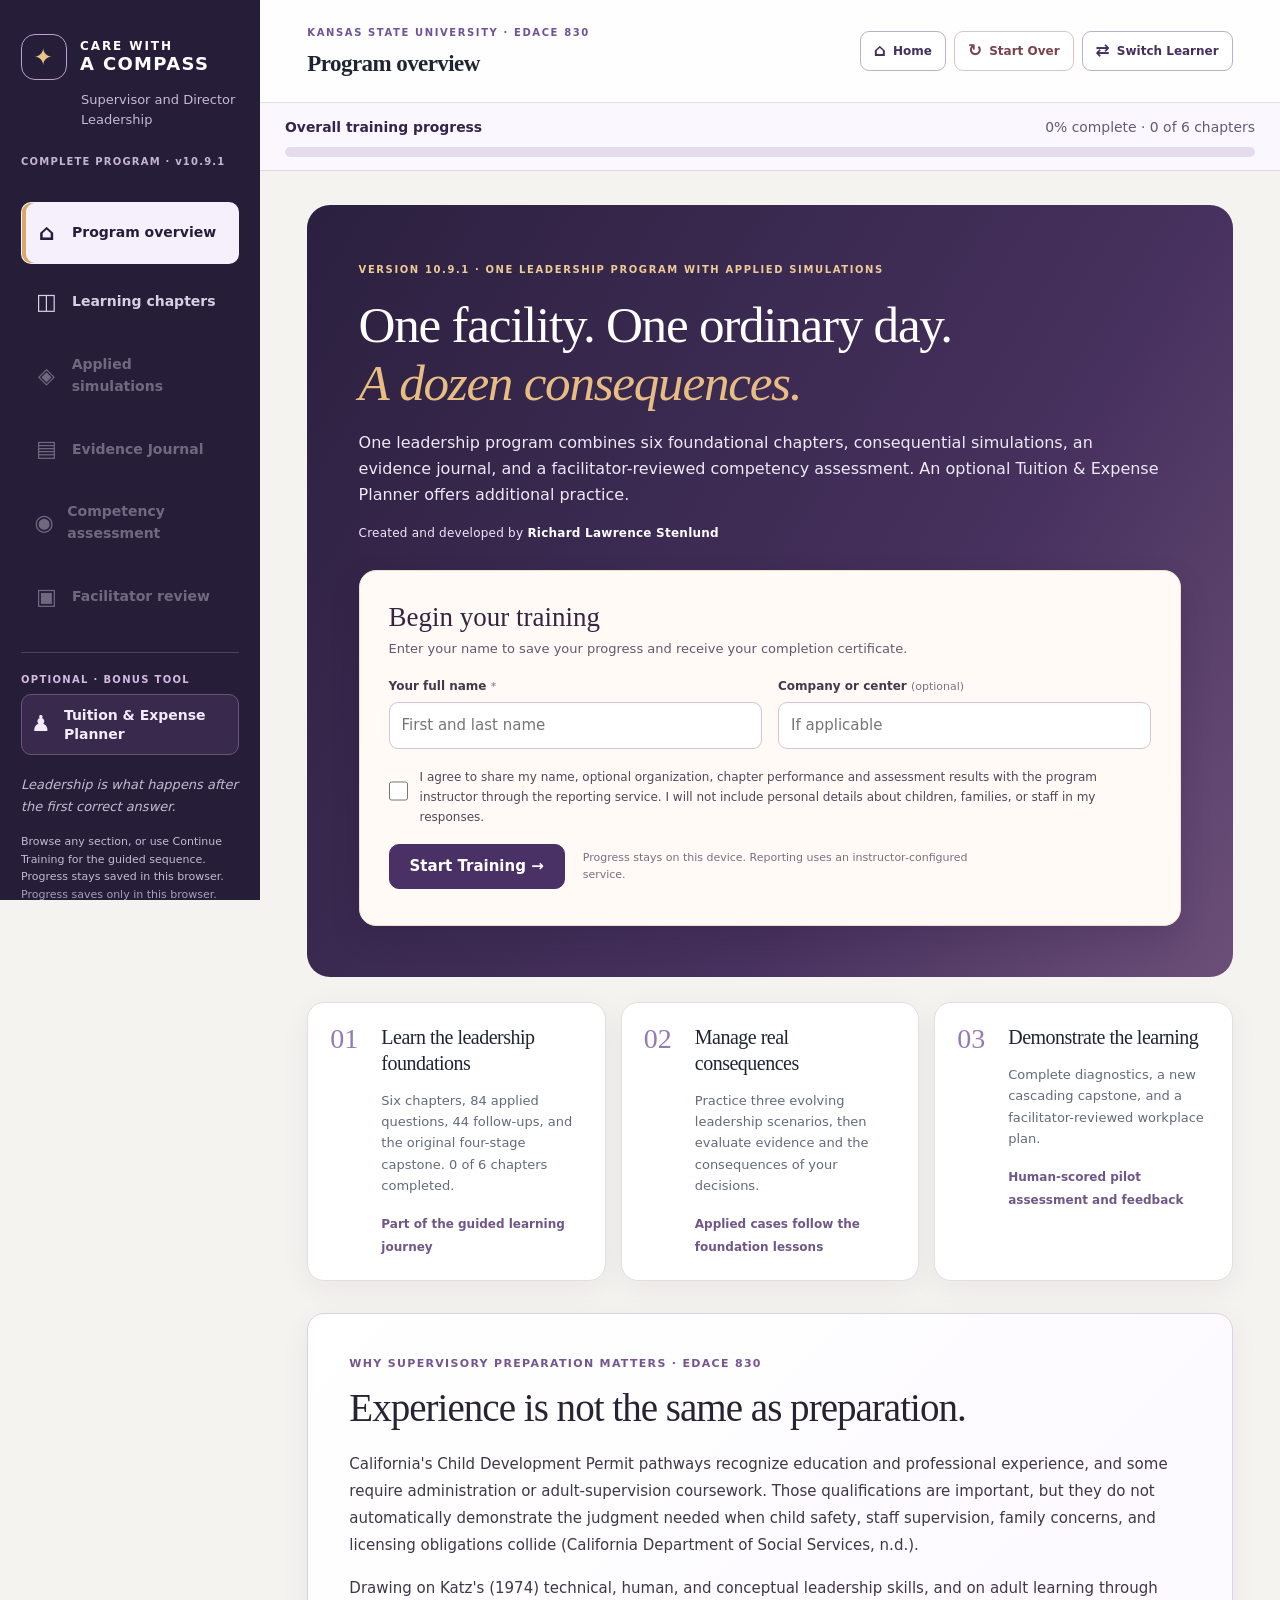
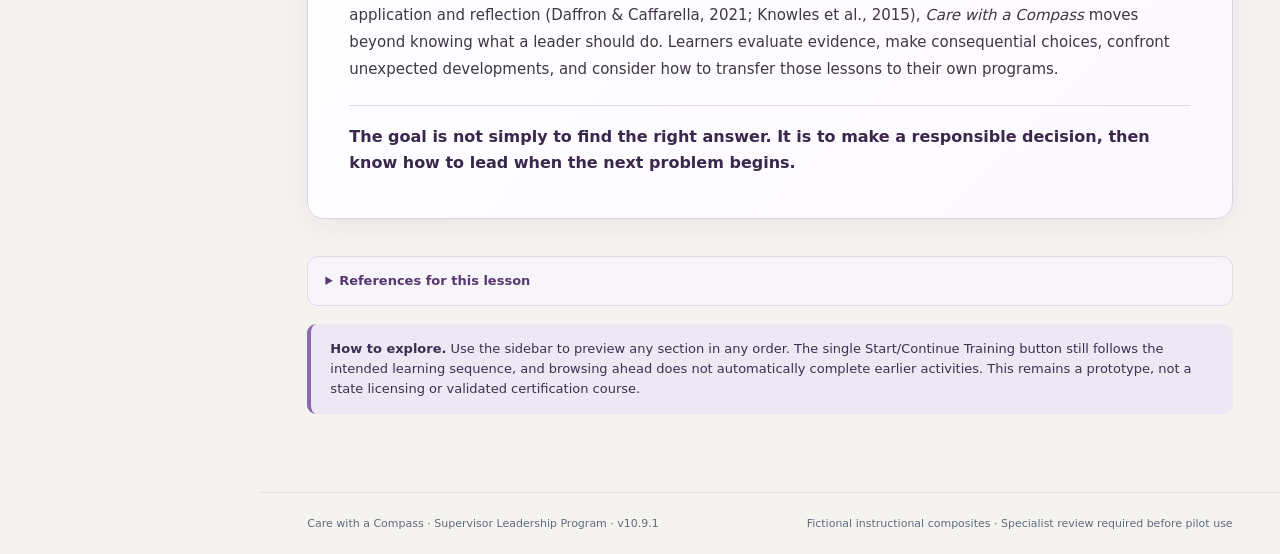
<file: director-desk.html>
<!doctype html>
<html lang="en"><head><meta charset="utf-8"><meta name="viewport" content="width=device-width, initial-scale=1">
<title>Care with a Compass | Unified Supervisor Program</title>
<link rel="canonical" href="https://rstenlund1.github.io/care-with-a-compass/">
<script>
(function(){
 const params=new URLSearchParams(window.location.search);
 if(!params.has("page"))params.set("page",params.has("case")?"cases":"overview");
 window.location.replace("index.html?"+params.toString());
})();
</script></head>
<body><main><h1>Care with a Compass</h1><p>The Director's Desk is part of the integrated supervisor leadership program.</p><p><a href="index.html?page=cases">Open the integrated program</a></p></main></body></html>
</file>
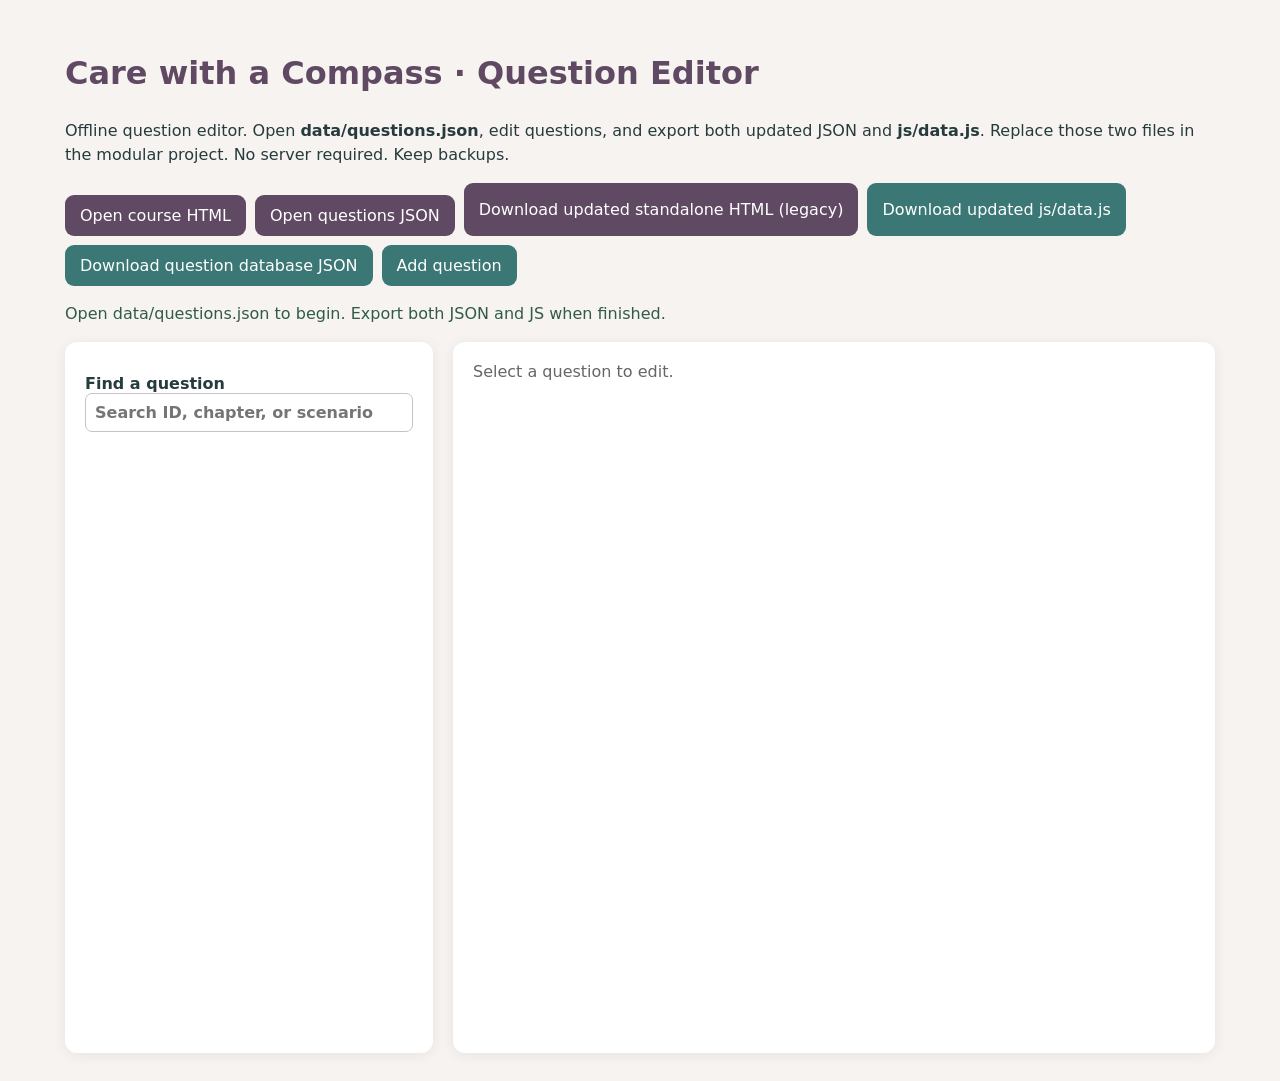
<file: Question_Editor.html>
<!doctype html><html lang="en"><meta charset="utf-8"><meta name="viewport" content="width=device-width,initial-scale=1"><title>Compass Question Editor</title><style>:root{font:16px system-ui;color:#263b3d;background:#f7f3f0}body{max-width:1150px;margin:auto;padding:28px}h1{color:#604963}header,p{line-height:1.5}.bar{display:flex;gap:9px;flex-wrap:wrap;margin:16px 0}button,.file{border:0;background:#604963;color:white;padding:11px 15px;border-radius:9px;cursor:pointer;font:inherit}button.secondary{background:#3b7875}button.danger{background:#a33c43}input,textarea,select{box-sizing:border-box;width:100%;border:1px solid #c8c2c5;border-radius:7px;padding:9px;background:white;font:inherit}textarea{min-height:100px}label{font-weight:650;display:block;margin-top:12px}main{display:grid;grid-template-columns:minmax(230px,32%) 1fr;gap:20px}.panel{background:white;border-radius:12px;padding:20px;box-shadow:0 2px 14px #0001}#items{height:65vh;overflow:auto}#items button{display:block;width:100%;text-align:left;margin:5px 0;background:#edf1ef;color:#233;border-radius:7px}#items button.active{background:#d9c8db}small{color:#526}#status{min-height:24px;color:#305b48}#empty{color:#666}@media(max-width:700px){main{display:block}.panel{margin-bottom:14px}#items{height:240px}}</style><body><header><h1>Care with a Compass · Question Editor</h1><p>Offline question editor. Open <strong>data/questions.json</strong>, edit questions, and export both updated JSON and <strong>js/data.js</strong>. Replace those two files in the modular project. No server required. Keep backups.</p></header><div class="bar"><label class="file">Open course HTML<input id="htmlFile" type="file" accept=".html,.htm" hidden></label><label class="file">Open questions JSON<input id="jsonFile" type="file" accept=".json" hidden></label><button id="exportHtml">Download updated standalone HTML (legacy)</button><button class="secondary" id="exportJs">Download updated js/data.js</button><button class="secondary" id="exportJson">Download question database JSON</button><button class="secondary" id="add">Add question</button></div><p id="status" role="status">Open data/questions.json to begin. Export both JSON and JS when finished.</p><main><section class="panel"><label>Find a question<input id="search" placeholder="Search ID, chapter, or scenario"></label><p id="count"></p><div id="items"></div></section><section class="panel"><div id="empty">Select a question to edit.</div><div id="form" hidden><label>Question ID<input id="qid"></label><label>Chapter (1–5)<input id="chapter" type="number" min="1" max="5"></label><label>Learning objective<input id="objective" type="number" min="1" max="5"></label><label>Scenario<textarea id="scenario"></textarea></label><label>Answer choices (one per line, in A–E order)<textarea id="choices" rows="8"></textarea></label><label>Preferred answer letter(s), e.g. A or A,C<input id="answer" placeholder="A or A,C"></label><label>Why this answer is best<textarea id="rationale"></textarea></label><label>Source IDs, comma-separated (see questions.json sourceMap)<input id="refs"></label><div class="bar"><button id="save">Save changes</button><button class="danger" id="remove">Delete question</button></div><small>Saving preserves existing custom feedback and partial-credit maps. For detailed per-choice edits, edit questions.json directly. Export JSON and JS, then replace data/questions.json and js/data.js to publish your changes.</small></div></section></main><script>
let courseHTML='',data=null,selected=-1;const $=id=>document.getElementById(id);const say=x=>$('status').textContent=x;function download(name,content,type){const u=URL.createObjectURL(new Blob([content],{type})),a=document.createElement('a');a.href=u;a.download=name;a.click();setTimeout(()=>URL.revokeObjectURL(u),500)}function render(){if(!data)return;let term=$('search').value.toLowerCase();$('count').textContent=data.questions.length+' questions · '+data.questions.filter(q=>(q.id+' '+q.chapter+' '+q.scenario).toLowerCase().includes(term)).length+' shown';$('items').replaceChildren();data.questions.forEach((q,i)=>{if(!(q.id+' '+q.chapter+' '+q.scenario).toLowerCase().includes(term))return;let b=document.createElement('button');b.textContent=q.id+' · '+q.scenario.slice(0,85);b.className=i===selected?'active':'';b.onclick=()=>choose(i);$('items').append(b)})}function choose(i){selected=i;const q=data.questions[i];$('empty').hidden=true;$('form').hidden=false;for(const k of ['id','chapter','objective','scenario','answer','rationale'])$(k==='id'?'qid':k).value=q[k]??'';$('choices').value=q.choices.join('\n');$('refs').value=(q.refs||[]).join(', ');render()}$('htmlFile').onchange=async e=>{let f=e.target.files[0];if(!f)return;let t=await f.text(),m=t.match(/window\.LWM_DATA=(\{[\s\S]*?\});<\/script>/);if(!m){say('Cannot find course data in that HTML file.');return}try{data=JSON.parse(m[1]);courseHTML=t;selected=-1;render();say('Loaded '+data.questions.length+' questions. Edit, then export updated HTML.')}catch(e){say('Invalid course data: '+e.message)}};$('jsonFile').onchange=async e=>{let f=e.target.files[0];if(!f)return;try{let obj=JSON.parse(await f.text());if(!Array.isArray(obj.questions))throw Error('Missing questions array');data=obj;selected=-1;render();say('Loaded JSON. For standalone HTML export, also load a matching course HTML (loading HTML replaces current data).')}catch(e){say(e.message)}};$('search').oninput=render;$('save').onclick=()=>{if(selected<0)return;let q=data.questions[selected],id=$('qid').value.trim(),choices=$('choices').value.split('\n').map(s=>s.trim()).filter(Boolean),ch=+$('chapter').value,ans=$('answer').value;if(!id||ch<1||ch>5||choices.length<2||choices.length>5||!ans.split(/[|,\s]+/).filter(Boolean).every(x=>x.length===1&&'ABCDE'.indexOf(x)>=0&&'ABCDE'.indexOf(x)<choices.length)||data.questions.some((x,i)=>i!==selected&&x.id===id)){say('Check unique ID, chapter 1–5, 2–5 choices, and answer letter.');return}const letters=[...new Set(ans.toUpperCase().split(/[|,\s]+/).filter(Boolean))].sort();const multi=letters.length>1;const oldFeedback=q.feedback||{},oldAcceptable=q.acceptable||{};Object.assign(q,{id,chapter:ch,objective:+$('objective').value||1,scenario:$('scenario').value.trim(),choices,answer:letters.join('|'),rationale:$('rationale').value.trim(),refs:$('refs').value.split(',').map(s=>s.trim()).filter(Boolean),family:'c'+ch+'-o'+(+$('objective').value||1),acceptable:Object.fromEntries(Object.entries(oldAcceptable).filter(([k])=>!letters.includes(k)&&'ABCDE'.indexOf(k)<choices.length)),multi,answerSet:multi?letters:undefined});if(!multi){delete q.multi;delete q.answerSet;}q.feedback={};choices.forEach((_,i)=>{let k='ABCDE'[i],preferred=letters.includes(k),old=oldFeedback[k];q.feedback[k]={type:preferred?'preferred':q.acceptable[k]?'acceptable':'review',text:old?.text||(preferred?q.rationale:'Explain why this alternative is incomplete or unsafe.')}});render();say('Saved '+id+' in the editor. Download HTML to make it permanent.')};$('add').onclick=()=>{if(!data){say('Load a course first.');return}let ch=3,n=1,id;do{id='C'+ch+'Q'+String(n++).padStart(2,'0')}while(data.questions.some(q=>q.id===id));data.questions.push({id,chapter:ch,objective:1,scenario:'New scenario',choices:['First option','Second option'],answer:'A',rationale:'Explain the correct response.',feedback:{},family:'c3-o1',acceptable:{},refs:[]});choose(data.questions.length-1);say('New question added. Edit and save it.')};$('remove').onclick=()=>{if(selected<0||!confirm('Delete this question?'))return;data.questions.splice(selected,1);selected=-1;$('form').hidden=true;$('empty').hidden=false;render();say('Question deleted. Export to preserve changes.')};$('exportJson').onclick=()=>{if(!data)return say('Load data first.');download('compass_questions_updated.json',JSON.stringify(data,null,2),'application/json')};$('exportJs').onclick=()=>{if(!data)return say('Load questions.json first.');download('data.js','window.LWM_DATA='+JSON.stringify(data).replaceAll('</','<\/')+';\n','text/javascript');say('Downloaded data.js. Replace js/data.js in your project and also export questions.json.')} ;$('exportHtml').onclick=()=>{if(!data||!courseHTML)return say('Standalone export requires an embedded-data offline HTML; use JSON and JS exports for the modular site.');let output=courseHTML.replace(/window\.LWM_DATA=\{[\s\S]*?\};<\/script>/,'window.LWM_DATA='+JSON.stringify(data).replaceAll('</','<\\/')+';<\/script>');if(output===courseHTML&&data.questions.length===0)return say('Export failed.');download('Care_with_a_Compass_Updated_Offline.html',output,'text/html');say('Downloaded updated offline course with '+data.questions.length+' questions.')};</script></body></html>
</file>
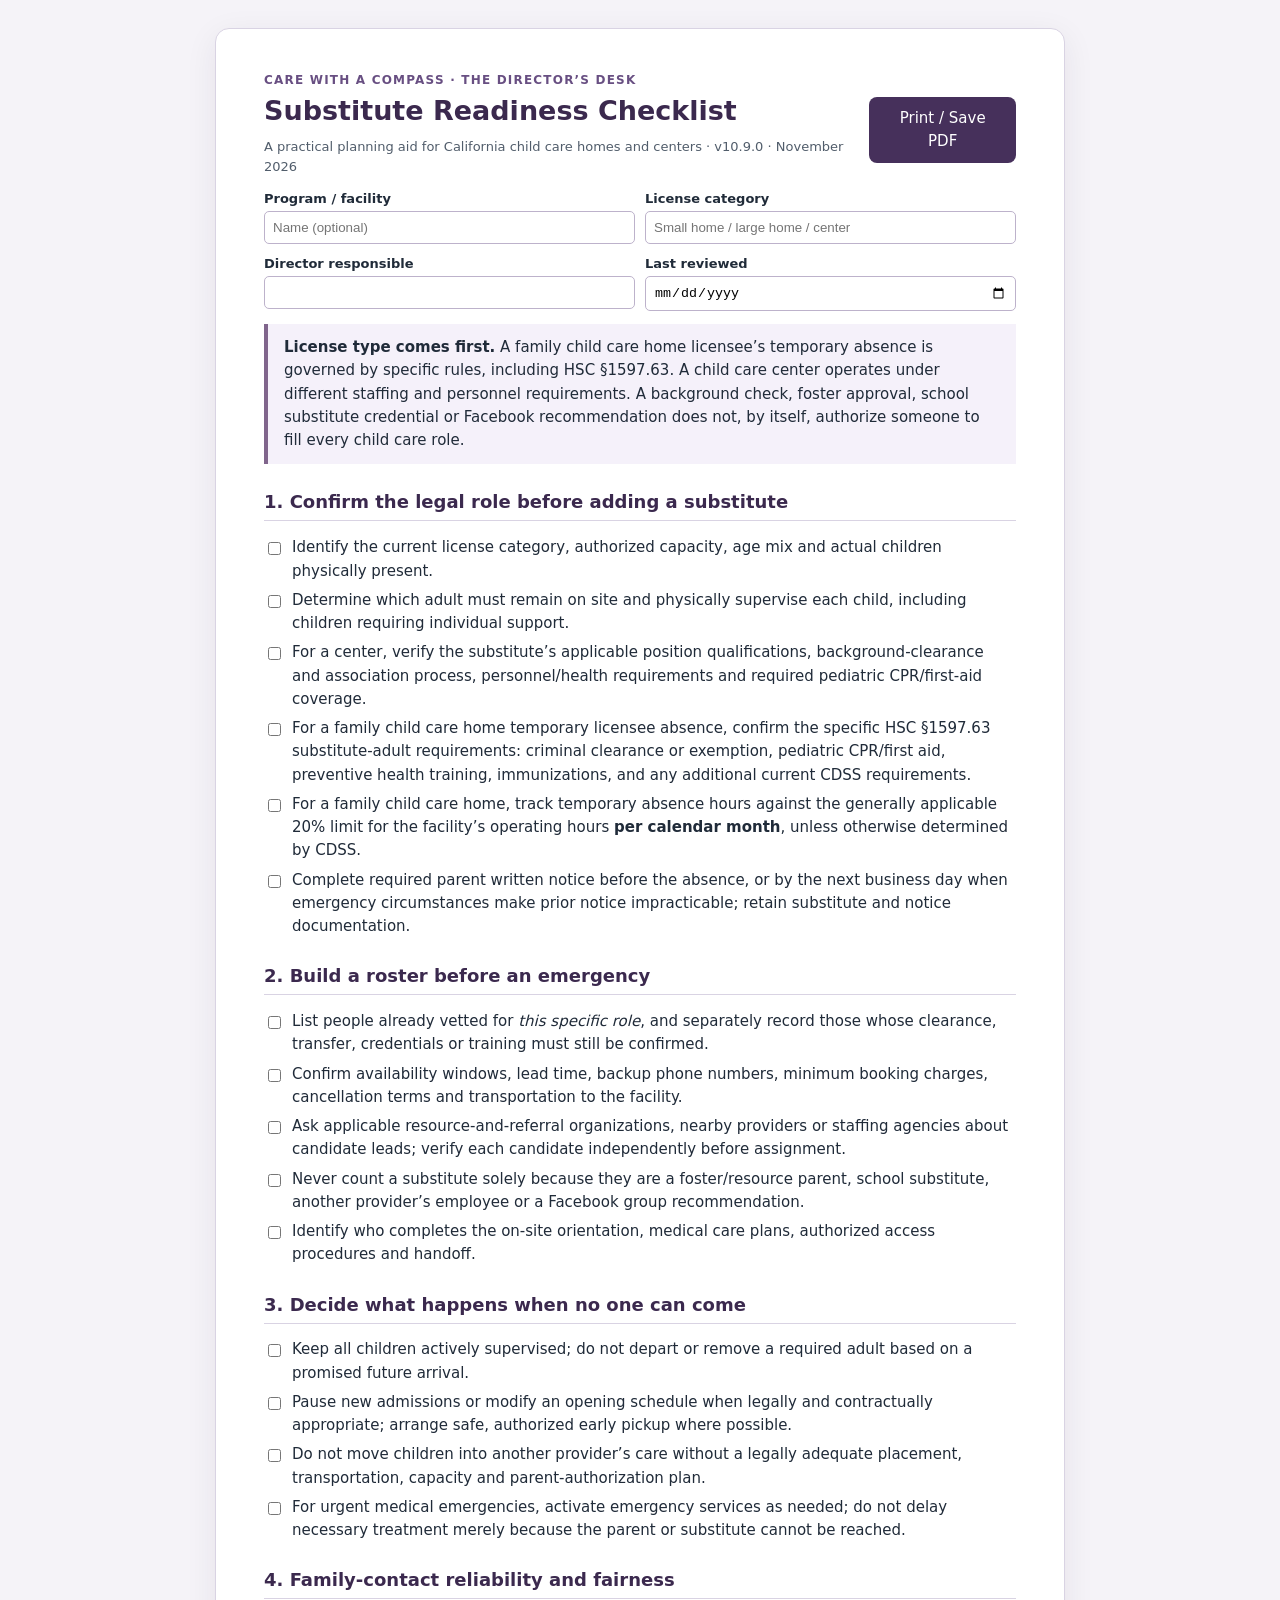
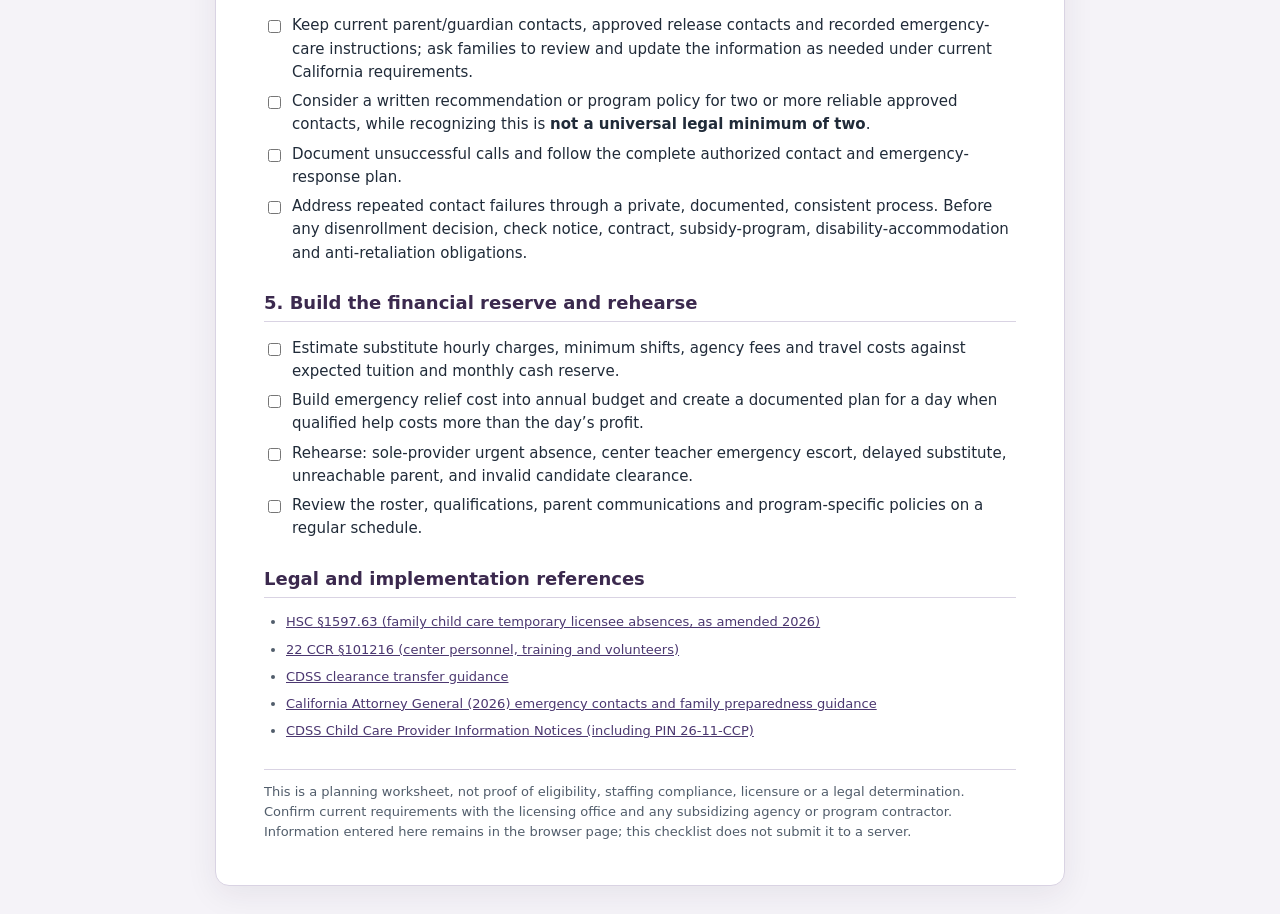
<file: substitute-readiness-checklist.html>
<!doctype html>
<html lang="en"><head><meta charset="utf-8"><meta name="viewport" content="width=device-width,initial-scale=1"><title>Substitute Readiness Checklist | Care with a Compass</title>
<style>
:root{color-scheme:light;--ink:#202b39;--violet:#46305b;--line:#d9d3e3;--muted:#515d6b}*{box-sizing:border-box}body{margin:0;background:#f5f3f8;color:var(--ink);font:15px/1.55 system-ui,-apple-system,Segoe UI,sans-serif}.sheet{max-width:850px;background:white;margin:28px auto;padding:42px 48px;border:1px solid var(--line);border-radius:14px;box-shadow:0 8px 32px #24183013}h1,h2{color:#3b294e}h1{font-size:27px;margin:0 0 4px}h2{font-size:18px;margin-top:24px;border-bottom:1px solid var(--line);padding-bottom:4px}.eyebrow{letter-spacing:.1em;text-transform:uppercase;font-size:12px;color:#684f82;font-weight:800}p{margin:.45em 0 .85em}ul{padding-left:22px}li{margin:7px 0}.tick{display:flex;align-items:flex-start;gap:8px;margin:6px 0}.tick input{margin-top:6px;flex:none;accent-color:var(--violet)}.note{background:#f5f1fa;border-left:4px solid #80658c;padding:12px 16px;margin:13px 0}.muted,footer{color:var(--muted);font-size:13px}.fields{display:grid;grid-template-columns:repeat(2,minmax(0,1fr));gap:10px}.fields label{font-size:13px;font-weight:700}input[type=text],input[type=date]{display:block;width:100%;padding:8px;border:1px solid #bdb2cb;border-radius:5px;margin-top:2px}button{background:var(--violet);color:white;border:none;border-radius:8px;padding:10px 16px;font:inherit;cursor:pointer}a{color:#4b3770;overflow-wrap:anywhere}header{display:flex;justify-content:space-between;align-items:center;gap:16px}footer{margin-top:28px;border-top:1px solid var(--line);padding-top:12px}@media(max-width:600px){.sheet{margin:0;border:0;border-radius:0;padding:22px}.fields{grid-template-columns:1fr}header{align-items:flex-start;flex-direction:column}}@media print{body{background:white;font-size:12px;line-height:1.35}.sheet{margin:0;padding:0;border:0;box-shadow:none;max-width:none}button{display:none}h2{break-after:avoid;margin-top:16px}li,.tick,.note{break-inside:avoid}a{color:#202b39;text-decoration:none}}
</style></head><body><main class="sheet"><header><div><div class="eyebrow">Care with a Compass · The Director’s Desk</div><h1>Substitute Readiness Checklist</h1><p class="muted">A practical planning aid for California child care homes and centers · v10.9.0 · November 2026</p></div><button type="button" onclick="window.print()">Print / Save PDF</button></header>
<div class="fields"><label>Program / facility<input type="text" placeholder="Name (optional)"></label><label>License category<input type="text" placeholder="Small home / large home / center"></label><label>Director responsible<input type="text"></label><label>Last reviewed<input type="date"></label></div>
<div class="note"><strong>License type comes first.</strong> A family child care home licensee’s temporary absence is governed by specific rules, including HSC §1597.63. A child care center operates under different staffing and personnel requirements. A background check, foster approval, school substitute credential or Facebook recommendation does not, by itself, authorize someone to fill every child care role.</div>
<h2>1. Confirm the legal role before adding a substitute</h2>
<label class="tick"><input type="checkbox"><span>Identify the current license category, authorized capacity, age mix and actual children physically present.</span></label>
<label class="tick"><input type="checkbox"><span>Determine which adult must remain on site and physically supervise each child, including children requiring individual support.</span></label>
<label class="tick"><input type="checkbox"><span>For a center, verify the substitute’s applicable position qualifications, background-clearance and association process, personnel/health requirements and required pediatric CPR/first-aid coverage.</span></label>
<label class="tick"><input type="checkbox"><span>For a family child care home temporary licensee absence, confirm the specific HSC §1597.63 substitute-adult requirements: criminal clearance or exemption, pediatric CPR/first aid, preventive health training, immunizations, and any additional current CDSS requirements.</span></label>
<label class="tick"><input type="checkbox"><span>For a family child care home, track temporary absence hours against the generally applicable 20% limit for the facility’s operating hours <strong>per calendar month</strong>, unless otherwise determined by CDSS.</span></label>
<label class="tick"><input type="checkbox"><span>Complete required parent written notice before the absence, or by the next business day when emergency circumstances make prior notice impracticable; retain substitute and notice documentation.</span></label>
<h2>2. Build a roster before an emergency</h2>
<label class="tick"><input type="checkbox"><span>List people already vetted for <em>this specific role</em>, and separately record those whose clearance, transfer, credentials or training must still be confirmed.</span></label>
<label class="tick"><input type="checkbox"><span>Confirm availability windows, lead time, backup phone numbers, minimum booking charges, cancellation terms and transportation to the facility.</span></label>
<label class="tick"><input type="checkbox"><span>Ask applicable resource-and-referral organizations, nearby providers or staffing agencies about candidate leads; verify each candidate independently before assignment.</span></label>
<label class="tick"><input type="checkbox"><span>Never count a substitute solely because they are a foster/resource parent, school substitute, another provider’s employee or a Facebook group recommendation.</span></label>
<label class="tick"><input type="checkbox"><span>Identify who completes the on-site orientation, medical care plans, authorized access procedures and handoff.</span></label>
<h2>3. Decide what happens when no one can come</h2>
<label class="tick"><input type="checkbox"><span>Keep all children actively supervised; do not depart or remove a required adult based on a promised future arrival.</span></label>
<label class="tick"><input type="checkbox"><span>Pause new admissions or modify an opening schedule when legally and contractually appropriate; arrange safe, authorized early pickup where possible.</span></label>
<label class="tick"><input type="checkbox"><span>Do not move children into another provider’s care without a legally adequate placement, transportation, capacity and parent-authorization plan.</span></label>
<label class="tick"><input type="checkbox"><span>For urgent medical emergencies, activate emergency services as needed; do not delay necessary treatment merely because the parent or substitute cannot be reached.</span></label>
<h2>4. Family-contact reliability and fairness</h2>
<label class="tick"><input type="checkbox"><span>Keep current parent/guardian contacts, approved release contacts and recorded emergency-care instructions; ask families to review and update the information as needed under current California requirements.</span></label>
<label class="tick"><input type="checkbox"><span>Consider a written recommendation or program policy for two or more reliable approved contacts, while recognizing this is <strong>not a universal legal minimum of two</strong>.</span></label>
<label class="tick"><input type="checkbox"><span>Document unsuccessful calls and follow the complete authorized contact and emergency-response plan.</span></label>
<label class="tick"><input type="checkbox"><span>Address repeated contact failures through a private, documented, consistent process. Before any disenrollment decision, check notice, contract, subsidy-program, disability-accommodation and anti-retaliation obligations.</span></label>
<h2>5. Build the financial reserve and rehearse</h2>
<label class="tick"><input type="checkbox"><span>Estimate substitute hourly charges, minimum shifts, agency fees and travel costs against expected tuition and monthly cash reserve.</span></label>
<label class="tick"><input type="checkbox"><span>Build emergency relief cost into annual budget and create a documented plan for a day when qualified help costs more than the day’s profit.</span></label>
<label class="tick"><input type="checkbox"><span>Rehearse: sole-provider urgent absence, center teacher emergency escort, delayed substitute, unreachable parent, and invalid candidate clearance.</span></label>
<label class="tick"><input type="checkbox"><span>Review the roster, qualifications, parent communications and program-specific policies on a regular schedule.</span></label>
<h2>Legal and implementation references</h2>
<ul class="muted"><li><a href="https://california.public.law/codes/health_and_safety_code_section_1597.63">HSC §1597.63 (family child care temporary licensee absences, as amended 2026)</a></li><li><a href="https://www.law.cornell.edu/regulations/california/22-CCR-101216">22 CCR §101216 (center personnel, training and volunteers)</a></li><li><a href="https://www.cdss.ca.gov/inforesources/community-care/caregiver-background-check/transferring-clearance">CDSS clearance transfer guidance</a></li><li><a href="https://oag.ca.gov/system/files/media/ece-childcare-guidance-model-policies-public.pdf">California Attorney General (2026) emergency contacts and family preparedness guidance</a></li><li><a href="https://www.cdss.ca.gov/inforesources/community-care-licensing/policy/provider-information-notices/child-care">CDSS Child Care Provider Information Notices (including PIN 26-11-CCP)</a></li></ul>
<footer>This is a planning worksheet, not proof of eligibility, staffing compliance, licensure or a legal determination. Confirm current requirements with the licensing office and any subsidizing agency or program contractor. Information entered here remains in the browser page; this checklist does not submit it to a server.</footer></main></body></html>
</file>
<file: css/v92.css>
:root{--ink:#1e2532;--sub:#626b7b;--paper:#fff;--background:#f5f3f0;--line:#e3dfdc;--plum:#44305d;--deep:#261d39;--purple:#715198;--gold:#e2af62;--green:#246c58;--red:#ac4051;--soft-green:#e8f5ed;--soft-red:#fff0f1;--soft-gold:#fff6e7;--radius:17px;--shadow:0 8px 30px rgba(38,29,57,.055)}
*{box-sizing:border-box}
html{scroll-behavior:smooth}
body{margin:0;background:var(--background);color:var(--ink);font:15px/1.55 "Aptos","Segoe UI",system-ui,-apple-system,sans-serif}
button,input,textarea,select{font:inherit}
button{cursor:pointer}
a{color:inherit}
:focus-visible{outline:3px solid #ae80dc;outline-offset:3px}
.layout{display:grid;grid-template-columns:260px minmax(0,1fr);min-height:100vh}
.sidebar{background:var(--deep);color:white;padding:34px 21px;display:flex;flex-direction:column;gap:24px;min-width:0;position:sticky;top:0;align-self:start;height:100vh}
.brand{display:flex;align-items:center;gap:13px;font-size:12px;letter-spacing:.16em;line-height:1.15;text-decoration:none;font-weight:650}
.brand strong{font-size:18px;letter-spacing:.075em}
.brand-emblem{display:grid;place-items:center;width:46px;height:46px;border:1px solid #b9a1d0;border-radius:14px;font-size:23px;color:#eac589}
.sidebar-sub{margin-top:-14px;padding-left:60px;color:#c7bad7;font-size:13px}
.version{color:#d3c6e4;font-size:10px;font-weight:750;letter-spacing:.12em;opacity:.9;margin-bottom:8px}
.sidebar nav{display:flex;flex-direction:column;gap:7px}
.navbtn{display:flex;gap:13px;align-items:center;color:#d8cfe2;padding:13px 12px;text-align:left;border:1px solid transparent;border-radius:10px;background:transparent;font-size:14px;font-weight:600}
.navbtn:hover{background:#3d3152;color:white}
.navbtn.active{background:#f5f0fb;color:var(--deep);box-shadow:inset 4px 0 #dba768}
.navicon{font-size:22px;width:25px;text-align:center}
.sidebar-bottom{margin-top:auto;border-top:1px solid #514265;padding-top:20px;font-size:13px;color:#c4bad0}
.sidebar-bottom p{line-height:1.7;font-style:italic}
.sidebar-bottom a{display:block;color:#eacc9c;text-decoration:none;margin:13px 0;font-weight:650}
.sidebar-bottom small{display:block;font-size:11px;color:#a99db9}
.workspace{min-width:0;display:flex;flex-direction:column}
.topbar{background:rgba(255,255,255,.93);border-bottom:1px solid var(--line);padding:20px clamp(20px,3.7vw,65px);display:flex;align-items:center;justify-content:space-between;gap:15px}
.topbar h1{font-family:Georgia,serif;font-size:23px;margin:3px 0 0;font-weight:600;letter-spacing:-.025em}
.top-eyebrow,.eyebrow,.kicker{font-size:10px;letter-spacing:.16em;font-weight:800;text-transform:uppercase;color:var(--purple)}
.topbar-right{display:flex;gap:16px;align-items:center}
.avatar{width:36px;height:36px;display:grid;place-items:center;border-radius:50%;background:#eee6f7;color:var(--plum);font-weight:800}
main{max-width:1400px;width:100%;padding:34px clamp(20px,3.7vw,65px) 60px;margin:0 auto;flex:1}
footer{display:flex;justify-content:space-between;gap:20px;padding:22px clamp(20px,3.7vw,65px);color:var(--sub);font-size:11px;border-top:1px solid var(--line)}
h2,h3,h4,p{overflow-wrap:break-word}
h2,h3{letter-spacing:-.025em}
h2{font:normal 31px/1.22 Georgia,serif;color:#272332;margin:7px 0 12px}
h3{font:normal 23px/1.28 Georgia,serif;margin:0 0 13px}
h4{font-size:15px;margin:24px 0 10px}
p{margin:0 0 15px}
.muted,.tiny{color:var(--sub)}
.tiny{font-size:11px;line-height:1.55}
.hero{background:linear-gradient(122deg,#2b203f 0%,#47315e 65%,#6b4f78 100%);border-radius:23px;display:flex;align-items:center;justify-content:space-between;color:white;padding:clamp(27px,4vw,54px);margin-bottom:25px;overflow:hidden;min-height:270px}
.hero-copy{position:relative;z-index:1;max-width:720px}
.hero .eyebrow{color:#edca96}
.hero h2{font:normal clamp(31px,4vw,52px)/1.13 Georgia,serif;color:white;margin:16px 0 18px}
.hero h2 em{color:#e8bd84;font-style:italic}
.hero p{color:#eee8f5;font-size:16px;max-width:650px;line-height:1.65}
.hero-mark{border:1px solid #806b95;color:#e6c397;border-radius:50%;width:178px;height:178px;flex:0 0 auto;margin-left:22px;display:flex;justify-content:center;align-items:center;flex-direction:column;transform:rotate(-8deg)}
.hero-mark span{font:normal 73px/.9 Georgia,serif}
.hero-mark small{text-align:center;text-transform:uppercase;font-size:9px;letter-spacing:.2em;margin-top:10px;line-height:1.6}
.hero-actions,.actions,.toolbar{display:flex;gap:10px;flex-wrap:wrap;align-items:center}
.hero-actions{margin-top:20px}
.btn{display:inline-flex;align-items:center;justify-content:center;gap:8px;padding:11px 17px;min-height:43px;border:1px solid #d7d0db;border-radius:10px;background:white;color:var(--plum);font-weight:750;text-align:center;text-decoration:none;line-height:1.3}
.btn:hover:not(:disabled){transform:translateY(-1px);box-shadow:0 5px 16px rgba(36,27,52,.10)}
.btn:disabled{opacity:.4;cursor:not-allowed}
.btn.primary{background:var(--plum);border-color:var(--plum);color:white}
.btn.primary-light{background:#eac898;border-color:#eac898;color:#281d39}
.btn.secondary{background:#f3eef8;border-color:#e4d9ed;color:var(--plum)}
.btn.ghost-light{background:transparent;border-color:#9b8aaa;color:#fff}
.btn.outline{background:transparent;border-color:#c4b4d1;color:var(--plum)}
.btn.small{font-size:12px;padding:8px 12px;min-height:34px}
.metrics,.score-grid{display:grid;grid-template-columns:repeat(4,1fr);gap:12px}
.metric{background:white;border:1px solid var(--line);border-radius:14px;padding:18px;min-width:0;display:flex;flex-direction:column;gap:4px}
.metric strong{font:normal 29px/1.1 Georgia,serif;color:var(--plum)}
.metric span{font-weight:760;font-size:12px}
.metric small{color:var(--sub);font-size:11px}
.section-top{display:flex;align-items:flex-end;justify-content:space-between;gap:24px;margin:38px 0 21px}
.section-top>div{max-width:720px}
.section-top>p{max-width:330px;color:var(--sub);font-size:13px;margin:0}
.section-top h2{margin:5px 0}
.section-top p{color:var(--sub);margin:4px 0 0}
.case-grid,.feature-grid{display:grid;grid-template-columns:repeat(3,1fr);gap:16px}
.case-tile,.feature-card,.panel,.sidepanel,.signals{background:white;border:1px solid var(--line);box-shadow:var(--shadow);border-radius:var(--radius)}
.case-tile{display:flex;flex-direction:column;padding:24px;min-height:270px}
.case-tile h3{font-size:23px}
.case-tile p{font-size:13px;color:var(--sub);line-height:1.75}
.case-tag{font-size:10px;text-transform:uppercase;letter-spacing:.12em;color:var(--purple);font-weight:800;margin-bottom:13px}
.tile-end{margin-top:auto;display:flex;gap:8px;justify-content:space-between;align-items:center;border-top:1px solid var(--line);padding-top:16px}
.tile-end span{font-size:11px;color:var(--sub)}
.feature-grid{margin-top:19px}
.feature-card{padding:22px}
.feature-card h3{font-size:19px}
.feature-card p{font-size:13px;color:var(--sub);line-height:1.65;min-height:80px}
.feature-card .btn{font-size:12px}
.feature-glyph{font:normal 29px Georgia,serif;color:#7d609c;display:block;margin-bottom:12px}
.note,.callout{background:#eee8f4;border-left:4px solid #8d69b1;border-radius:9px;padding:15px 19px;margin:18px 0;color:#3c3050;font-size:13px}
.note p:last-child,.callout p:last-child{margin-bottom:0}
.callout{background:#f8f5f0;border-left-color:#d6a765;color:var(--ink)}
.panel{padding:clamp(21px,3vw,35px);margin-bottom:17px;min-width:0}
.panel>p{line-height:1.7}
.layout-main{display:grid;grid-template-columns:minmax(0,1.9fr) minmax(255px,.85fr);gap:18px;align-items:start}
.sticky{position:sticky;top:20px}
.signals,.sidepanel{padding:22px;margin-bottom:17px}
.signals h3,.sidepanel h3{font-size:19px;margin-bottom:18px}
.signal{display:flex;align-items:center;justify-content:space-between;gap:10px;border-top:1px solid var(--line);padding:11px 0}
.signal span{font-size:12px;text-transform:capitalize;color:var(--sub)}
.signal strong{font-size:12px;text-align:right}
.sidepanel>p{font-size:13px;color:var(--sub);line-height:1.6}
.case-select{display:flex;align-items:center;gap:10px}
.case-select label{font-size:12px;font-weight:760}
select,input:not([type="radio"]):not([type="range"]),textarea{width:100%;background:#fff;border:1px solid #cfc8d4;border-radius:9px;padding:11px 12px;color:var(--ink);min-height:44px}
textarea{resize:vertical;line-height:1.55}
label{font-weight:700;display:block;margin:17px 0 7px;font-size:12px}
.case-select select{min-width:190px;width:auto}
.toolbar{margin:12px 0 20px}
.pill{display:inline-flex;align-items:center;white-space:nowrap;border-radius:999px;padding:8px 12px;font-size:11px;font-weight:750}
.pill.neutral{background:#eee9f2;color:#665378}
.progress-heading{display:flex;justify-content:space-between;gap:12px;font-size:11px;letter-spacing:.08em;font-weight:780;color:var(--purple)}
.progress-track{background:#eee7f2;height:6px;border-radius:100px;overflow:hidden;margin:12px 0 28px}
.progress-track span{display:block;height:100%;background:var(--purple);border-radius:100px}
.stage-eyebrow{text-transform:uppercase;letter-spacing:.15em;color:var(--purple);font-size:10px;font-weight:800}
.scenario-lead{font-size:16px;line-height:1.75;margin-bottom:20px}
.branch-note{background:#f9f5e9;border:1px solid #ecd8ab;border-radius:10px;padding:14px 16px;font-size:13px;margin:18px 0}
.safety-warning{background:var(--soft-red);color:#8c3340;padding:11px 13px;border-radius:8px;font-size:12px}
.answers{display:flex;flex-direction:column;gap:9px;margin:14px 0 22px}
.answer{border:1px solid #dcd6de;border-radius:11px;padding:13px 15px;display:flex;gap:14px;text-align:left;align-items:flex-start;background:#fff;color:var(--ink);line-height:1.6;font-size:13px;min-height:61px}
.answer:not(:disabled):hover{background:#faf6fd;border-color:#9b80b5}
.answer.selected{border-color:#69517b;background:#f4ecfa}
.answer:disabled:not(.selected){opacity:.65;cursor:default}
.answer-letter{display:grid;place-items:center;border-radius:7px;background:#f0edf3;color:var(--plum);font-size:12px;font-weight:800;width:27px;height:27px;flex:0 0 27px}
.feedback{padding:19px;border:1px solid var(--line);border-radius:12px;margin:18px 0;font-size:14px}
.feedback.strong{border-color:#b3dcc8;background:var(--soft-green)}
.feedback.unsafe{border-color:#e4a7af;background:var(--soft-red)}
.feedback.partial{border-color:#ead39c;background:var(--soft-gold)}
.feedback strong{display:block;margin-bottom:7px}
.feedback p{margin:0 0 10px}
.consequence{border-top:1px solid #d2c9d1;margin-top:12px;padding-top:11px}
.consequence span{font-size:10px;letter-spacing:.13em;font-weight:800;color:var(--plum)}
.trail{margin:0;padding:0;list-style:none;display:flex;flex-direction:column}
.trail li{display:grid;grid-template-columns:13px minmax(0,1fr);gap:10px;margin-bottom:16px;position:relative}
.trail li:not(:last-child):before{content:"";position:absolute;width:2px;left:5px;top:14px;bottom:-12px;background:#e6dfeb}
.trail-dot{width:12px;height:12px;border-radius:50%;background:#c6bbcd;margin-top:5px}
.trail-dot.good{background:#2c8567}.trail-dot.caution{background:#c89440}.trail-dot.alert{background:#b64b59}
.trail small{font-size:10px;color:var(--purple);font-weight:800}
.trail strong{display:block;font-size:12px;line-height:1.55;margin:3px 0}
.trail p{font-size:11px;color:var(--sub);margin:0;line-height:1.6}
.flag{display:inline-block;color:#a63c4e;font-size:10px;font-weight:800;margin-top:5px}
.status-banner{margin:18px 0;padding:16px;border-radius:11px;font-size:13px;font-weight:650}
.status-banner.good{background:var(--soft-green);color:#1f634d}.status-banner.bad{background:var(--soft-red);color:#993c4d}.status-banner.neutral{background:#f1ecf7;color:#55376b}
.lab-results{display:grid;grid-template-columns:repeat(3,1fr);gap:11px;margin:25px 0 15px}
.lab-results>div{background:#f7f3fa;padding:15px;border-radius:11px;display:flex;flex-direction:column;gap:6px}
.lab-results span{font-size:11px;color:var(--sub)}
.lab-results strong{font:normal 26px Georgia,serif;color:var(--plum)}
input[type="range"]{width:100%;accent-color:var(--purple);cursor:pointer}
.evidence-list{display:flex;flex-direction:column;gap:0}
.evidence-item{display:grid;grid-template-columns:minmax(0,1fr) minmax(210px,.72fr);gap:30px;align-items:start;border-bottom:1px solid var(--line);padding:21px 0}
.evidence-item:first-child{padding-top:0}
.evidence-item:last-child{border-bottom:0}
.evidence-item small{font-size:10px;letter-spacing:.1em;color:var(--purple);font-weight:800}
.evidence-item p{font-size:14px;margin:8px 0}
.evidence-item label{margin-top:4px}
.evidence-feedback{font-size:11px;margin-top:8px;border-left:3px solid #c2b8cc;padding:8px 11px;background:#faf8fb}
.evidence-feedback.good{border-left-color:#39815d}.evidence-feedback.bad{border-left-color:#be4c59}
.evidence-feedback p{font-size:11px;margin:4px 0 0}
.question-card{border-top:1px solid var(--line);padding:24px 0}
.question-card:first-of-type{border-top:0}
.question-card h4{font:normal 19px Georgia,serif;margin:8px 0}
.question-card p{font-size:14px;line-height:1.68}
.question-grid{display:grid;grid-template-columns:1fr 1fr;gap:14px}
.question-grid label{margin-top:6px}
.radio-stack{display:flex;flex-direction:column;gap:8px}
.radio-line{margin:0;font-size:13px;line-height:1.6;display:flex;align-items:start;gap:10px;padding:11px 12px;border:1px solid var(--line);border-radius:9px;cursor:pointer;font-weight:500}
.radio-line:hover{background:#faf6fd}
.radio-line input{margin-top:4px;accent-color:var(--purple)}
.score-grid{margin:17px 0 20px}
.gate-grid{display:grid;grid-template-columns:repeat(3,1fr);gap:12px}
.gate-grid>div{display:flex;flex-direction:column;background:#f6f3f8;padding:14px;border-radius:10px}
.gate-grid strong{font:normal 24px Georgia,serif;color:var(--plum)}
.gate-grid span{font-size:11px;color:var(--sub)}
.audit-row{display:flex;align-items:flex-start;justify-content:space-between;gap:20px;border-top:1px solid var(--line);padding:15px 0}
.audit-row strong{font-size:13px}.audit-row p{font-size:12px;color:var(--sub);margin:5px 0}
.audit-row>span{white-space:nowrap;font-size:12px;font-weight:800;color:var(--purple)}
.prewrap{white-space:pre-wrap}
.rubric{border:1px solid var(--line);border-radius:10px;overflow:hidden}
.rubric>div,.score-list>div{display:flex;justify-content:space-between;gap:14px;padding:12px 14px;border-bottom:1px solid var(--line);font-size:12px}
.rubric>div:last-child,.score-list>div:last-child{border-bottom:0}
.rubric>div strong{width:45px;flex:0 0 auto}
.rubric>div span{flex:1}
.score-list{background:#f7f5f9;border-radius:10px;overflow:hidden}
.separator{height:1px;background:var(--line);margin:22px 0}
.vertical-actions{display:flex;flex-direction:column;gap:8px}
.vertical-actions>.btn{width:100%;font-size:12px}
@media(max-width:1150px){.layout{grid-template-columns:215px 1fr}.sidebar{padding:25px 15px}.hero-mark{width:130px;height:130px}.hero-mark span{font-size:58px}.metrics{grid-template-columns:repeat(2,1fr)}.case-grid,.feature-grid{grid-template-columns:repeat(2,1fr)}.layout-main{grid-template-columns:minmax(0,1fr) 260px}}
@media(max-width:870px){.layout{display:block}.sidebar{height:auto;position:static;display:block;padding:15px 19px}.brand{display:inline-flex}.sidebar-sub,.version,.sidebar-bottom{display:none}.sidebar nav{display:flex;flex-direction:row;gap:5px;overflow:auto;padding-top:14px}.navbtn{flex:0 0 auto;padding:9px 11px;font-size:12px}.navicon{font-size:17px;width:17px}.topbar{padding:16px 20px}.topbar-right{display:none}.layout-main{grid-template-columns:1fr}.sticky{position:static}.hero-mark{display:none}.hero{min-height:unset}.case-grid,.feature-grid{grid-template-columns:1fr 1fr}}
@media(max-width:620px){body{font-size:14px}main{padding:24px 15px 45px}.topbar h1{font-size:20px}.hero{padding:26px 22px}.hero h2{font-size:32px}.hero p{font-size:14px}.metrics,.case-grid,.feature-grid,.score-grid,.gate-grid,.lab-results{grid-template-columns:1fr 1fr}.metric{padding:14px}.section-top{display:block}.section-top h2{font-size:27px}.case-tile{min-height:240px}.toolbar{display:flex;flex-direction:column;align-items:stretch}.case-select{display:block;width:100%}.case-select select{width:100%}.evidence-item,.question-grid{grid-template-columns:1fr}.evidence-item{gap:0}.layout-main{display:block}.panel{padding:20px 17px}.audit-row{display:block}.audit-row>span{display:block;margin-top:4px}.hero-actions{display:flex;flex-direction:column;align-items:stretch}.hero-actions>.btn{width:100%}footer{display:block;line-height:1.8}}
@media(max-width:390px){.metrics,.case-grid,.feature-grid,.score-grid,.gate-grid{grid-template-columns:1fr}.tile-end{align-items:flex-start;flex-direction:column}}
@media print{.sidebar,.topbar,footer,.btn,.toolbar,.hero,.answers{display:none!important}.layout{display:block}main{max-width:none;padding:0}.panel,.sidepanel{break-inside:avoid;box-shadow:none;border:1px solid #aaa}body{background:#fff}}

/* v9.3: one supervisor program with integrated five-chapter course */
.program-roadmap{display:grid;grid-template-columns:repeat(3,minmax(0,1fr));gap:15px;margin:22px 0 32px}
.roadmap-step{display:flex;gap:15px;background:white;border:1px solid var(--line);border-radius:var(--radius);padding:22px;box-shadow:var(--shadow);min-height:225px}
.roadmap-no{color:#957ab0;font-family:Georgia,serif;font-size:28px;line-height:1;flex:0 0 36px}
.roadmap-step h3{font-size:20px}
.roadmap-step p{font-size:13px;line-height:1.65;color:var(--sub)}
.roadmap-step .btn{font-size:12px;min-height:40px}
.sidebar-course-link{background:transparent;border:0;padding:0;color:#eacc9c;font-weight:750;text-align:left;font-size:13px;cursor:pointer}
.sidebar-course-link:hover{text-decoration:underline}
.chapter-embed-wrap{background:#fff;border:1px solid var(--line);border-radius:var(--radius);padding:clamp(11px,2.5vw,25px);overflow:hidden;box-shadow:var(--shadow)}
.chapter-frame{width:100%;height:320px;min-height:0;border:0;display:block;background:transparent}
@media(max-width:1150px){.program-roadmap{grid-template-columns:1fr}.roadmap-step{min-height:unset}}
@media print{.program-roadmap,.chapter-embed-wrap{box-shadow:none}.chapter-frame{min-height:850px}}

/* v9.4 guided lessons and accessible, opt-in vocabulary explanations */
.module-lesson{max-width:970px;margin:8px auto 28px;padding:clamp(24px,4vw,45px);border-top:5px solid #946db7}
.module-lesson h2{font-size:clamp(30px,3.4vw,43px);line-height:1.2;margin:13px 0 27px;max-width:780px}
.lesson-text{font-size:16px;line-height:1.88;max-width:800px;color:#303341}
.lesson-text p{margin:0 0 20px}
.learning-check{background:#f5f1f9;padding:24px 27px;border-radius:13px;margin:27px 0}
.learning-check h3{font-size:22px;margin:0 0 15px}
.learning-check ul{margin:0;padding-left:23px;line-height:1.8}
.learning-check li{margin-bottom:8px}
.lesson-question{background:#fff9ee;border-left:4px solid #ddaa5f;border-radius:11px;padding:19px 22px;margin:28px 0}
.lesson-question strong{font-size:12px;letter-spacing:.09em;text-transform:uppercase;color:#76502c}
.lesson-question p{font-size:17px;line-height:1.65;margin:9px 0 0;font-family:Georgia,serif}
.term-wrap{display:inline;position:relative;white-space:normal}
.term-button{display:inline;background:transparent!important;border:0!important;border-bottom:1.5px dotted #725198!important;border-radius:0!important;padding:0!important;font:inherit!important;line-height:inherit;color:#5c3682!important;cursor:help;text-decoration:none;text-align:left}
.term-button:hover,.term-button[aria-expanded="true"]{color:#35214a!important;border-bottom-style:solid!important;background:#eee4f7!important}
.term-button:focus-visible{outline:3px solid #ad77ce;outline-offset:3px;border-radius:3px}
.term-button>span{font-size:.72em;margin-left:1px}
.term-definition{position:absolute;z-index:80;left:0;top:calc(100% + 6px);width:min(330px,calc(100vw - 52px));max-width:330px;white-space:normal;border:1px solid #b8a4c8;background:#291f39;color:#fff;border-radius:11px;box-shadow:0 12px 32px #34224438;padding:13px 17px;font:normal 13px/1.65 system-ui,sans-serif;letter-spacing:0}
.term-definition[hidden]{display:none!important}
.afterword{margin-top:29px;padding:23px 25px;border:1px solid #d5bd95;background:#fcf6ea;border-radius:13px}
.afterword-kicker{font-size:10px;letter-spacing:.15em;text-transform:uppercase;font-weight:850;color:#87602a;margin-bottom:10px}
.afterword h3{font-size:23px;color:#402f24;margin:0 0 12px}
.afterword p{font-size:14px;line-height:1.8;color:#534638}
.lesson-revisit{margin:0 0 14px}
.roadmap-desc{font-size:12px;color:#705788;font-weight:700}
@media(max-width:680px){.module-lesson{padding:23px 18px}.lesson-text{font-size:15px}.learning-check{padding:18px}.term-definition{left:0;width:260px}.afterword{padding:19px}}

/* v9.5: the sidebar displays a sequential curriculum rather than competing links. */
.navbtn.locked,.navbtn:disabled{opacity:.38;cursor:not-allowed;pointer-events:none}
.lock-mark{font-size:12px;opacity:.7;margin-left:auto}
.sidebar-current{display:block;font-size:11px;line-height:1.6;color:#c4bad0}
.optional-review{margin:20px 0;border:1px solid var(--line);border-radius:10px;padding:12px 16px;background:#faf9fb;color:var(--sub);font-size:13px}
.optional-review summary{cursor:pointer;font-weight:700;color:var(--plum)}
.optional-review .actions{padding-top:14px}
.journey-next{margin-top:20px}
.journey-next .btn.primary{padding:15px 23px}

/* v9.5.1: persistent, clearly labeled utility controls. */
.topbar-right{display:flex;align-items:center;flex:0 0 auto}
.utility-actions{display:flex;flex-wrap:wrap;gap:8px;justify-content:flex-end}
.utility-button{appearance:none;display:inline-flex;align-items:center;gap:7px;justify-content:center;min-height:40px;padding:9px 13px;border:1px solid #bdb0ca;border-radius:9px;background:#fff;color:#44305d;font-size:12px;font-weight:760;white-space:nowrap;cursor:pointer}
.utility-button:hover{border-color:#73518b;background:#f5effa}
.utility-button:focus-visible{outline:3px solid #9c65c7;outline-offset:2px}
.utility-button span{font-size:17px;line-height:1}
.utility-reset{border-color:#d7c6c7;color:#79434c}
.utility-reset:hover{border-color:#bc6879;background:#fff4f5}
@media(max-width:870px){.topbar-right{display:flex!important}.topbar{flex-wrap:wrap;gap:8px}.topbar-right{margin-left:auto}}
@media(max-width:560px){.topbar-right{width:100%;margin-left:0}.utility-actions{width:100%;justify-content:stretch}.utility-button{flex:1 1 0;min-width:0;font-size:12px}.topbar h1{font-size:20px}}
@media print{.utility-actions{display:none!important}}

/* v9.6: consistent source notes, term help, answer controls and expanded staffing lab. */
.term-definition{display:none}
.term-wrap:hover>.term-definition,
.term-wrap:focus-within>.term-definition,
.term-button[aria-expanded="true"]+.term-definition{display:block}
.term-definition[hidden]{display:none!important}
.hover-term{position:relative;display:inline;text-decoration:underline;text-decoration-style:dotted;text-decoration-color:#8f73ab;text-underline-offset:3px;color:#5c3682;cursor:help}
.hover-definition{display:none;position:absolute;left:0;top:calc(100% + 7px);width:min(310px,calc(100vw - 52px));background:#291f39;color:#fff;border:1px solid #b99fca;border-radius:10px;padding:12px 15px;z-index:80;box-shadow:0 12px 30px #34224435;text-align:left;font:normal 13px/1.6 system-ui,sans-serif;letter-spacing:0;pointer-events:none;white-space:normal}
.hover-term:hover>.hover-definition,
.answer:focus-visible .hover-definition,
.radio-line:focus-within .hover-definition{display:block}
.scenario-sources{margin:18px 0 2px;background:#f8f5fa;border:1px solid #e1d8e8;border-radius:11px;padding:14px 17px;font-size:13px}
.scenario-sources summary{font-weight:800;cursor:pointer;color:#583671}
.scenario-sources ul{padding:0 0 0 21px;margin:15px 0;display:flex;flex-direction:column;gap:13px}
.scenario-sources li{line-height:1.55}
.scenario-sources a{color:#5a3981;font-weight:700;text-decoration:underline;text-underline-offset:3px}
.scenario-sources .source-kind{display:inline-block;margin-left:8px;color:#7a7283;font-size:11px}
.scenario-sources li p{font-size:12px;margin:5px 0 0;color:#5f5868}
.scenario-sources>p{margin:0}
.afterword-paragraphs p{font-size:14px;line-height:1.87;margin:12px 0 17px}
.afterword-question{background:white;padding:17px 19px;border:1px solid #ecd8b3;border-left:4px solid #ba8a41;border-radius:9px;margin:22px 0}
.afterword-question strong{font-size:12px;letter-spacing:.04em;text-transform:uppercase;color:#715028}
.afterword-question p{font:normal 17px/1.65 Georgia,serif;margin:10px 0 0;color:#493b29}
.staff-panel h3{font-size:24px}
.staff-panel h4{font:normal 21px/1.35 Georgia,serif;color:#32283b;margin:0 0 15px}
.staff-section{border-top:1px solid #e3dfdc;margin-top:24px;padding-top:22px}
.staff-controls{display:grid;grid-template-columns:repeat(2,minmax(0,1fr));gap:8px 18px}
.staff-controls label{margin-top:7px}
.staff-summary{background:#f4eff8;border:1px solid #ded1e7;border-radius:11px;margin:17px 0;padding:15px;display:flex;flex-direction:column;gap:6px}
.staff-summary strong{font-size:14px;color:#51376d}
.staff-summary span{color:#61576d;font-size:12px}
.staff-panel .lab-results{margin:17px 0 10px}
.staff-panel .lab-results>div{background:#f7f4f9;border:1px solid #e8e0ee}
.coverage-summary{display:grid;grid-template-columns:repeat(5,minmax(0,1fr));gap:7px;margin:17px 0}
.coverage-summary>div{padding:12px 7px;border-radius:9px;border:1px solid #e5dde9;background:#faf8fc;text-align:center}
.coverage-summary span{display:block;font-size:10px;line-height:1.45;color:#61596b}
.coverage-summary strong{display:block;font:normal 23px Georgia,serif;color:#44305d;margin-top:7px}
.staff-support-warning{margin:12px 0;padding:15px;border-radius:10px;background:#fff6e6;border:1px solid #e8d4ac;font-size:13px;line-height:1.7}
.staff-support-warning strong{color:#87552c}
.staff-panel .journey-next{margin:20px 0}
.radio-line{min-height:56px;border-radius:11px}
.radio-line:focus-within{border-color:#715198;outline:2px solid #bda4d2;outline-offset:2px}
@media(max-width:750px){.staff-controls{grid-template-columns:1fr}.coverage-summary{grid-template-columns:repeat(3,minmax(0,1fr))}}
@media(max-width:450px){.coverage-summary{grid-template-columns:repeat(2,minmax(0,1fr))}.scenario-sources .source-kind{display:block;margin:3px 0}.hover-definition{width:240px}}

/* v9.6.1: replace statistics with the educational rationale on the landing page. */
.training-rationale{background:linear-gradient(135deg,#fff 0%,#fbf8ff 100%);border:1px solid #dcd2e4;border-radius:17px;padding:clamp(24px,3.3vw,41px);margin:0 0 37px;box-shadow:var(--shadow)}
.rationale-eyebrow{font-size:11px;font-weight:850;letter-spacing:.12em;text-transform:uppercase;color:#76558f;margin-bottom:12px}
.training-rationale h2{font-size:clamp(28px,3.2vw,39px);margin:0 0 19px;max-width:900px}
.training-rationale p{font-size:15px;line-height:1.8;color:#3e3746;max-width:920px;margin:0 0 16px}
.training-rationale .rationale-bottom{font-size:16px;line-height:1.65;color:#39284c;border-top:1px solid #e4d9e9;margin:22px 0 0;padding-top:18px}
@media(max-width:620px){.training-rationale{padding:24px 20px}.training-rationale p{font-size:14px}.training-rationale .rationale-bottom{font-size:15px}}

/* v9.7 adaptive assessment: visible decision trail and differentiated later conditions */
.capstone-sequence{background:linear-gradient(135deg,#fffdf9 0%,#f5f0fb 100%);border:1px solid #dfd1e7;border-radius:15px;padding:clamp(20px,3vw,31px);margin:16px 0;scroll-margin-top:32px}
.capstone-sequence h4{font:normal 27px/1.3 Georgia,serif;color:#342640;margin:12px 0}
.capstone-sequence>p{font-size:14px;line-height:1.85;margin:12px 0 19px}
.capstone-sequence .radio-stack{margin-top:15px}
.capstone-consequence{border-left:4px solid #b99254;background:#fff7e9;border-radius:10px;padding:15px 19px;margin:16px 0;color:#473724}
.capstone-consequence strong{font-size:12px;letter-spacing:.08em;text-transform:uppercase}
.capstone-consequence p{line-height:1.65;margin:8px 0 0;font-size:14px}
.capstone-history{background:#fff;border:1px solid #e1d9e7;border-radius:12px;padding:14px 19px;margin:18px 0}
.capstone-history summary{cursor:pointer;font-size:13px;font-weight:750;color:var(--plum)}
.capstone-history-item{display:flex;justify-content:space-between;align-items:center;gap:18px;padding:14px 0;border-top:1px solid #eee8f2}
.capstone-history-item:first-of-type{margin-top:12px}
.capstone-history-item strong{font-size:12px}
.capstone-history-item p{font-size:12px;color:var(--sub);line-height:1.55;margin:6px 0}
.capstone-history-item .btn{flex:0 0 auto}
@media(max-width:620px){.capstone-history-item{display:block}.capstone-history-item .btn{margin-top:8px}}

/* v9.8.1: learner registration inside the opening hero */
.hero-author{font-size:12px!important;color:#f2e6fb!important;letter-spacing:.02em;margin:13px 0 0!important}
.hero-author strong{color:#fff}
.hero.hero-enrollment{display:block;min-height:0}
.hero-enrollment .hero-copy{max-width:100%}
.hero-enrollment .hero-mark{display:none}
.hero-enrollment .hero-copy>p:not(.hero-author){max-width:800px}
.hero-enroll-form{width:min(100%,850px);margin:26px 0 0;padding:clamp(20px,2.6vw,29px);background:#fffaf5;color:#332941;border:1px solid #ede0cf;border-radius:17px;box-shadow:0 12px 30px #1c102e25}
.hero-enroll-heading{display:flex;flex-direction:column;gap:4px;margin-bottom:18px}
.hero-enroll-heading strong{font:normal clamp(22px,2.5vw,27px)/1.3 Georgia,serif;color:#352540}
.hero-enroll-heading span{font-size:13px;line-height:1.6;color:#64576d}
.hero-enroll-fields{display:grid;grid-template-columns:1fr 1fr;gap:16px}
.hero-form-field{min-width:0}
.hero-form-field label{display:block;font-size:12px;font-weight:750;color:#44394b;margin:0 0 6px}
.hero-form-field label span{font-size:11px;color:#7e7183;font-weight:500}
.hero-form-field input{width:100%;min-height:46px;padding:11px 13px;border-radius:9px;border:1px solid #cfc1d1;color:#291e36;background:#fff;box-shadow:inset 0 1px 2px #25172d08}
.hero-form-field input:focus-visible{outline:3px solid #c2a0db;outline-offset:2px}
.hero-enroll-consent{display:flex;align-items:flex-start;gap:12px;margin:19px 0 16px;font-size:12px;font-weight:450;line-height:1.65;color:#514658;cursor:pointer}
.hero-enroll-consent input{flex:0 0 19px;min-width:19px;width:19px;height:19px;accent-color:#64417f;margin:1px 0 0}
.hero-enroll-bottom{display:flex;gap:18px;align-items:center;flex-wrap:wrap}
.hero-enroll-bottom .btn{background:#4a3165;color:white;border-color:#4a3165;padding:12px 20px}
.hero-enroll-bottom .btn:hover{background:#37244f}
.hero-enroll-bottom>span{font-size:11px;line-height:1.6;color:#777081;max-width:410px}
.hero-enroll-form .hero-enroll-error{color:#a33b4d;font-size:12px;min-height:0;margin:7px 0 0}
.hero-welcome{margin-top:18px}
.hero .hero-welcome p{font-size:14px;margin-bottom:6px;color:#f0e6f7}
.learner-status{border-top:1px solid #e9dfef;padding:9px 25px;font:12px/1.6 system-ui;color:#73577e;background:#faf7fc}
.learner-status strong{color:#392745}
.assessment-participant{padding:12px 15px;border-radius:10px;background:#f5f0f7;color:#392a45}
.navbtn:disabled{opacity:.42;cursor:not-allowed}
@media(max-width:720px){.hero-enroll-fields{grid-template-columns:1fr}.hero.hero-enrollment{padding:26px 20px}.hero-enroll-form{padding:20px 16px}.hero-enroll-bottom{align-items:stretch}.hero-enroll-bottom>.btn{width:100%}.hero-enroll-bottom>span{max-width:none}.learner-status{padding:9px 15px}}

/* v9.8.4 section photographs: editorial context without distracting from questions */
.section-photo-banner{position:relative;display:block;height:clamp(160px,24vw,265px);overflow:hidden;border-radius:18px;margin:0 0 26px;background:linear-gradient(120deg,#423358,#8c689b);box-shadow:0 12px 30px rgba(31,24,49,.10);isolation:isolate}
.section-photo-banner img{display:block;width:100%;height:100%;object-fit:cover;object-position:center 45%;filter:saturate(.8) contrast(1.05)}
.section-photo-banner::after{content:"";position:absolute;inset:0;background:linear-gradient(90deg,rgba(26,18,39,.85) 0%,rgba(26,18,39,.50) 48%,rgba(26,18,39,.03) 100%);pointer-events:none}
.section-photo-banner figcaption{position:absolute;z-index:1;left:clamp(18px,4vw,45px);bottom:clamp(19px,3vw,33px);color:white;max-width:min(74%,720px);display:flex;flex-direction:column;gap:8px}
.section-photo-banner figcaption span{font:800 10px/1.5 system-ui;letter-spacing:.19em;color:#eac995}
.section-photo-banner figcaption strong{font:normal clamp(23px,3vw,39px)/1.18 Georgia,serif;text-shadow:0 2px 10px #130d1b44}
@media(max-width:640px){.section-photo-banner{height:180px;margin-bottom:18px}.section-photo-banner::after{background:linear-gradient(90deg,rgba(26,18,39,.83),rgba(26,18,39,.3))}.section-photo-banner figcaption{max-width:85%}}

/* v9.8.5: match the section banner to the 970px lesson reading card. */
.section-photo-banner--lesson{width:100%;max-width:970px;margin:0 auto 26px}

/* v10.5.0: give narrow-screen coverage summaries a readable key/value layout. */
@media(max-width:390px){.coverage-summary{grid-template-columns:minmax(0,1fr)}.coverage-summary>div{display:flex;align-items:center;justify-content:space-between;gap:12px;text-align:left;padding:10px 12px}.coverage-summary span{font-size:12px;flex:1}.coverage-summary strong{font-size:20px;margin-top:0;white-space:nowrap}}


/* v10.6.0 — simple, accessible overall progress and tuition planning */
.course-progress{padding:14px 25px 13px;border-bottom:1px solid #dfd7e8;background:#faf7ff}
.course-progress-label{display:flex;justify-content:space-between;gap:10px;flex-wrap:wrap;align-items:center;font-size:.87rem}
.course-progress-label strong{color:#34234b}.course-progress-label span{color:#635a75}
.course-progress-track{height:10px;overflow:hidden;border-radius:20px;background:#e4dced;margin-top:9px}
.course-progress-track span{display:block;height:100%;border-radius:20px;background:linear-gradient(90deg,#7961a2,#b68746);transition:width .22s ease}
.budget-tabs{display:flex;flex-wrap:wrap;gap:9px;margin-bottom:19px}
.budget-tabs button{border:1px solid #d6cee3;background:#f9f6ff;color:#493261;font:inherit;font-weight:700;padding:12px 17px;border-radius:10px;cursor:pointer;min-height:45px}
.budget-tabs button.active{background:#503869;color:#fff;border-color:#503869}
.budget-page{display:grid;gap:18px;min-width:0}
.budget-top{border-radius:15px;border:1px solid #e0d9e9;background:#fff;padding:18px}
.budget-steps{display:flex;flex-wrap:wrap;gap:7px;margin-bottom:15px;font-size:.85rem}
.budget-steps>*{background:#f3eff7;padding:7px 11px;border-radius:9px}
.budget-steps strong{background:#e9e0f3;color:#43305e}
.budget-results{display:grid;grid-template-columns:repeat(auto-fit,minmax(160px,1fr));gap:10px}
.budget-result{border:1px solid #e1dce7;background:#faf8fc;padding:12px;border-radius:10px;min-width:0}
.budget-result span{display:block;color:#554b65;font-size:.79rem;line-height:1.35;margin-bottom:7px}
.budget-result strong{font-size:clamp(1.12rem,2.5vw,1.52rem);color:#312142;white-space:normal;overflow-wrap:anywhere}
.budget-result:last-child{background:#f1ebf7;border-color:#cbbadf}
.budget-verdict{margin-top:12px;padding:11px 13px;border-left:3px solid #a37b45;background:#fbf8f3;font-size:.89rem}
.budget-form-panel{max-width:100%;min-width:0}
.budget-choice{display:flex;align-items:end;gap:12px;flex-wrap:wrap;margin-bottom:14px}
.budget-choice .budget-field{max-width:330px;flex:1;min-width:220px}
.budget-section{border-top:1px solid #e6e0ea;padding:12px 0}
.budget-section:last-of-type{border-bottom:1px solid #e6e0ea}
.budget-section>summary{font-weight:750;color:#38264c;cursor:pointer;padding:7px 0}
.budget-section>summary:focus-visible{outline:3px solid #a87ecf;outline-offset:4px}
.budget-fields{display:grid;grid-template-columns:repeat(2,minmax(0,1fr));gap:14px;margin:14px 0}
.budget-field{display:flex;flex-direction:column;gap:6px;font-size:.91rem;font-weight:600;color:#3b3344;min-width:0}
.budget-field input,.budget-field select{min-width:0;width:100%;border:1px solid #bfb5c9;border-radius:9px;padding:11px;background:#fff;color:#251d31;font:inherit;min-height:45px}
.budget-field input:focus,.budget-field select:focus{outline:2px solid #6e579a;outline-offset:2px}
.budget-field small{font-size:.76rem;color:#5d5567;font-weight:400;line-height:1.35}
.budget-source{background:#f7f3fb;border-radius:8px;font-size:.81rem;padding:12px;margin:10px 0;color:#554b64;line-height:1.45}
.budget-tuition h3{margin-top:0}
.budget-tu{margin:16px 0}
.budget-help{font-size:.84rem;color:#575062;line-height:1.5}
@media(max-width:680px){.course-progress{padding:12px 15px}.budget-fields{grid-template-columns:1fr}.budget-steps{display:block}.budget-steps>*{display:inline-block;margin:0 4px 5px 0}.budget-top{padding:13px}.budget-result strong{font-size:1.12rem}}
@media(max-width:390px){.budget-results{grid-template-columns:1fr 1fr}.budget-result{padding:9px}.budget-result span{font-size:.75rem}.budget-result strong{font-size:1rem}.course-progress-label{display:block}.course-progress-label span{display:block;margin-top:4px}}


.budget-square-slider input[type="range"]{width:100%;padding:0;accent-color:#6b4d8b;cursor:pointer}
.budget-breakdown{margin-top:12px;border:1px solid #e3dce9;border-radius:10px;padding:10px 12px;background:#fff}
.budget-breakdown summary{cursor:pointer;font-weight:700;font-size:.85rem;color:#42324e}
.budget-breakdown dl{margin:11px 0 2px}.budget-breakdown dl div{display:flex;justify-content:space-between;gap:15px;padding:8px 2px;border-top:1px solid #ede7f1}
.budget-breakdown dt{font-size:.82rem;color:#554d62}.budget-breakdown dd{margin:0;text-align:right;font-size:.84rem;font-weight:750;color:#372645;white-space:nowrap}

/* v10.7.5: one optional bonus link at bottom of the navigation; one integrated staffing explanation. */
.sidebar-bottom{margin-top:auto}
.sidebar-optional-label{display:block;margin-bottom:7px;color:#d2badf;font:750 10px/1.45 system-ui,sans-serif;letter-spacing:.13em}
.sidebar-bottom .optional-navbtn{width:100%;cursor:pointer;border:1px solid #685679;background:#39294c;color:#f3eafa;padding:11px 9px;line-height:1.3;text-align:left}
.sidebar-bottom .optional-navbtn:hover{background:#4b385f;color:#fff}
.sidebar-bottom .optional-navbtn.active{background:#f5f0fb;color:var(--deep)}
.sidebar-bottom .optional-navbtn:focus-visible{outline:3px solid #e4bb77;outline-offset:2px}
.sidebar-bottom>p{margin-top:19px}
.operations-context{margin:2px 0 20px;background:#fff;border:1px solid #ded5e6;border-radius:13px;overflow:hidden}
.operations-context>summary{cursor:pointer;padding:17px 20px;font:600 18px/1.4 Georgia,serif;color:#3d2d4d}
.operations-context>summary:hover{background:#f6f1f9}
.operations-context>summary:focus-visible{outline:3px solid #ad7b31;outline-offset:-4px}
.operations-context[open]>summary{border-bottom:1px solid #e5dce9}
.operations-context-body{padding:8px 20px 18px;font-size:14px;line-height:1.75;color:#3e364a}
.operations-context-body p{margin:12px 0}
.operations-context-question{background:#f7f1fa;padding:14px 16px;border-radius:9px}
@media(max-width:870px){.sidebar-bottom{display:block;margin-top:10px;padding-top:10px}.sidebar-bottom>p,.sidebar-bottom>.sidebar-current,.sidebar-bottom>small{display:none!important}.sidebar-bottom .optional-navbtn{max-width:300px}.sidebar-optional-label{margin:0 0 5px}}
@media(max-width:620px){.operations-context>summary{font-size:16px;padding:14px 15px}.operations-context-body{padding:7px 14px 15px}}

/* v10.7.6 -- condensed optional operations calculator, not another training chapter */
.operations-unified{display:grid;gap:20px;min-width:0}
.operations-simple-header{padding:4px 0 0}
.operations-simple-header h2{font:700 clamp(25px,2.9vw,34px)/1.2 Georgia,serif;color:#2d2140;margin:7px 0 8px}
.operations-simple-header p{margin:0;max-width:760px;color:#554d61;font-size:14px;line-height:1.55}
.operations-jump{display:flex;flex-wrap:wrap;gap:8px}
.operations-jump a{display:inline-block;background:#fff;border:1px solid #d9cee1;color:#423253;text-decoration:none;font-weight:750;font-size:13px;border-radius:9px;padding:9px 14px}
.operations-jump a:hover,.operations-jump a:focus-visible{background:#eee6f4;border-color:#81639c;outline-offset:2px}
#operations-staffing-section{border-top:2px solid #e2dbe9;padding-top:20px;min-width:0}
.operations-staff-heading h3{margin:0 0 6px;font:700 24px/1.3 Georgia,serif;color:#342645}
.operations-staff-heading p{font-size:13px;line-height:1.55;color:#5d5468;margin:0 0 15px;max-width:850px}
.budget-compact,.staff-compact-grid{display:grid;grid-template-columns:minmax(0,1.35fr) minmax(290px,.95fr);gap:15px;align-items:start;min-width:0}
.budget-compact-editor,.budget-compact-live,.staff-compact-inputs,.staff-compact-live{padding:17px;background:#fff;border:1px solid #e0d8e7;border-radius:13px;min-width:0}
.budget-compact-editor{min-width:0}
.budget-compact-heading h3{margin:0 0 4px;color:#372547;font:700 21px/1.35 Georgia,serif}
.budget-compact-heading p{font-size:12px;line-height:1.5;color:#5f5868;margin:0 0 13px}
.budget-compact-fields{display:grid;grid-template-columns:repeat(2,minmax(0,1fr));column-gap:11px;row-gap:11px}
.budget-compact-field{display:flex;flex-direction:column;gap:5px;min-width:0;margin:0;font:650 12px/1.38 system-ui,sans-serif;color:#453a4d}
.budget-compact-field input{width:100%;min-width:0;box-sizing:border-box;min-height:39px;border:1px solid #c7bbd1;border-radius:7px;background:#fff;color:#292033;padding:8px 9px;font:600 14px/1.2 system-ui,sans-serif}
.budget-compact-field input:focus-visible{outline:2px solid #8662a6;outline-offset:1px}
.budget-compact-extra{margin-top:14px;border-top:1px solid #e9e4ee;padding-top:9px}
.budget-compact-extra summary{cursor:pointer;font:700 12px/1.5 system-ui,sans-serif;color:#463256;padding:5px 0}
.budget-compact-extra .budget-compact-fields{margin-top:12px}
.budget-compact-check{display:flex;gap:9px;align-items:start;margin:13px 0 4px;font-size:12px;line-height:1.4}
.budget-compact-check input{width:auto;min-height:auto;margin:2px 0 0}
.budget-compact-footer{margin-top:14px;display:flex;flex-wrap:wrap;align-items:center;gap:9px}
.budget-compact-footer .btn{font-size:12px;padding:8px 11px}
.budget-compact-footer p{font-size:11px;line-height:1.45;color:#62576b;margin:0;flex:1 1 210px}
.budget-compact-live,.staff-compact-live{position:sticky;top:14px;background:#faf7fd;border-color:#d9cce5}
.budget-live-header h3{margin:5px 0 12px;font:700 21px Georgia,serif;color:#31213f}
.budget-compact-numbergrid{display:grid;grid-template-columns:repeat(2,minmax(0,1fr));gap:7px}
.budget-compact-numbergrid>div{background:#fff;border:1px solid #e1d9e8;padding:10px;border-radius:9px;min-width:0}
.budget-compact-numbergrid span{display:block;font:600 11px/1.35 system-ui,sans-serif;color:#665c6e;margin-bottom:5px}
.budget-compact-numbergrid strong{display:block;font:750 clamp(16px,1.8vw,23px)/1.1 system-ui,sans-serif;color:#352343;overflow-wrap:anywhere}
.budget-compact-numbergrid .budget-surplus{background:#f1eaf8}
.budget-compact-numbergrid .budget-goal-result{background:#eee5f9}
.budget-compact-verdict{border-left:3px solid #9b7e42;margin:12px 0 9px;padding:9px 10px;background:#fff;font-size:12px;line-height:1.45}
.budget-compact-substat{font-size:12px;line-height:1.5;margin:9px 0;color:#55465f}
.budget-smallprint{font-size:11px;line-height:1.5;color:#635b6a;margin:11px 0 0}
.budget-compact .budget-breakdown{margin:8px 0 0;background:#fff}
.budget-compact .budget-breakdown summary{font-size:12px}
.budget-compact .budget-breakdown dl div{padding:6px 0;gap:6px}
.budget-compact .budget-breakdown dt,.budget-compact .budget-breakdown dd{font-size:11px;white-space:normal}
.budget-mobile-strip{display:none}
.staff-compact-inputs label{display:flex;align-items:center;justify-content:space-between;gap:12px;margin:10px 0 5px;color:#42364c;font:700 12px/1.4 system-ui,sans-serif}
.staff-compact-inputs input[type=range]{width:100%;accent-color:#72528d;cursor:pointer}
.staff-compact-inputs select{width:100%;font-size:13px;min-height:39px;margin:0 0 2px}
.staff-cost-controls{border-top:1px solid #e7e0ed;margin-top:14px;padding-top:11px}
.staff-cost-controls h4{margin:0 0 7px;color:#352742;font:700 17px Georgia,serif}
.staff-coverage-number{display:flex;align-items:center;gap:12px;padding:12px 0;border-bottom:1px solid #ded3e7}
.staff-coverage-number strong{font:800 35px system-ui,sans-serif;color:#38244b}
.staff-coverage-number span{font-size:13px;line-height:1.35;color:#50455e}
.staff-coverage-lines,.staff-money-lines{display:grid;gap:6px;margin:12px 0}
.staff-coverage-lines>div,.staff-money-lines>div{display:flex;align-items:baseline;justify-content:space-between;gap:8px;font-size:12px;color:#54495f}
.staff-coverage-lines b,.staff-money-lines strong{font-size:13px;color:#352742}
.staff-money-lines{border-top:1px solid #ded3e7;padding-top:11px}
.staff-live-help{font-size:12px;line-height:1.48;margin:8px 0}
.staff-compact-live .status-banner{font-size:12px;padding:10px 12px;line-height:1.45;margin:10px 0}
#operations-staffing-section>.operations-context{margin:14px 0}
@media(max-width:1050px){
 .budget-compact,.staff-compact-grid{grid-template-columns:minmax(0,1fr)}
 .budget-compact-live,.staff-compact-live{position:static}
 .budget-compact-live{grid-row:2}
}
@media(max-width:650px){
 .budget-compact-fields{grid-template-columns:repeat(2,minmax(0,1fr));gap:9px}
 .budget-compact-editor,.budget-compact-live,.staff-compact-inputs,.staff-compact-live{padding:12px}
 .budget-compact-numbergrid{gap:6px}
 .budget-compact-numbergrid strong{font-size:16px}
 .budget-mobile-strip{display:grid;grid-template-columns:repeat(3,minmax(0,1fr));gap:4px;position:sticky;top:0;z-index:8;background:#faf7fd;border:1px solid #dfd5e7;border-radius:9px;padding:7px}
 .budget-mobile-strip span{font:600 10px/1.2 system-ui,sans-serif;text-align:center;color:#45354e}
 .budget-mobile-strip strong{display:block;color:#34233f;font-size:13px;overflow-wrap:anywhere}
}
@media(max-width:390px){.budget-compact-fields{grid-template-columns:1fr}.budget-compact-numbergrid{grid-template-columns:1fr 1fr}}

/* v10.7.7: paired full-time / part-time enrollment inputs, no duplicate control panels. */
.budget-enrollment-pair{display:grid;grid-template-columns:repeat(2,minmax(0,1fr));gap:14px;border-bottom:1px solid #e7e0ed;padding:0 0 14px;margin:2px 0 14px}
.budget-enrollment-group{display:grid;align-content:start;gap:9px;min-width:0}
.budget-enrollment-group h4{font:750 13px/1.4 system-ui,sans-serif;color:#3f2f50;margin:0}
.budget-enrollment-group small{color:#71667b;font-size:10.5px;line-height:1.4}
@media(max-width:350px){.budget-enrollment-pair{grid-template-columns:1fr}}

/* v10.7.8: small county tuition baseline selector above paired enrollment inputs. */
.budget-county-selector{display:block;margin:0 0 8px;max-width:380px}
.budget-county-selector select{width:100%;min-height:40px;max-width:100%;padding:8px 10px;background:#fff;border:1px solid #c7bbd1;border-radius:7px;font:600 13px system-ui,sans-serif;color:#30233e}
.budget-county-selector select:focus-visible{outline:2px solid #8662a6;outline-offset:2px}
.budget-county-source{margin:0 0 13px;border-left:2px solid #b69ec9;background:#f6f1f9;padding:9px 12px;font-size:12px;line-height:1.5;color:#473850}
.budget-county-method{display:block;color:#71647d;font-size:11px;line-height:1.5;margin-top:4px}
.budget-county-source a{color:#573b79;text-decoration:underline;text-underline-offset:2px}
@media(max-width:500px){.budget-county-selector{max-width:100%}.budget-county-source{padding:9px}}

/* v10.7.9: show director salary directly above additional staff without a duplicate card. */
.budget-director-first{margin:0 0 13px;max-width:400px}
.budget-director-first .budget-compact-field{display:flex}
@media(max-width:650px){.budget-director-first{max-width:100%}}

/* v10.7.10: the two-page staffing simulator is gone; one availability control lives in budget. */
.budget-compact-field select{width:100%;min-width:0;min-height:39px;box-sizing:border-box;padding:8px 9px;border:1px solid #c7bbd1;border-radius:7px;background:#fff;color:#292033;font:600 13px/1.3 system-ui,sans-serif}
.budget-compact-field select:focus-visible{outline:2px solid #8662a6;outline-offset:1px}
.budget-staff-availability{margin:12px 0 8px;padding:10px 12px;border:1px solid #d9d0e1;border-radius:9px;background:#fff;color:#473753;font-size:12px;line-height:1.5}
.budget-staff-availability.budget-staff-alert{border-color:#e3ae8b;background:#fff5ec;color:#694026;font-weight:650}


/* v10.7.13: hover-triggered help instead of click-to-open details elements.
   Focus also reveals help for keyboard and touch users. */
.budget-field-heading,.budget-result-heading,.budget-enrollment-heading{display:flex;align-items:center;justify-content:space-between;gap:7px;min-width:0}
.budget-field-heading label,.budget-result-heading>span{min-width:0;flex:1}
.budget-field-heading label{cursor:pointer}
.budget-result-heading{margin-bottom:6px}
.budget-enrollment-heading{justify-content:flex-start}
.budget-enrollment-heading h4{margin:0}
.budget-compact-field .budget-info,.budget-result-heading .budget-info{flex:0 0 auto}
.budget-info{position:relative;display:inline-flex;vertical-align:middle;align-items:center;justify-content:center;width:22px;height:22px;border:1px solid #afa1bb;border-radius:50%;background:#f4eef8;color:#533c65;font:750 12px/1 system-ui,sans-serif;z-index:1;outline-offset:2px;cursor:help;box-sizing:border-box;user-select:none}
.budget-info:hover,.budget-info:focus{z-index:40;background:#e5d7f0;border-color:#7e5a97}
.budget-info:focus-visible{outline:3px solid #a77a34}
.budget-info-popup{display:block;visibility:hidden;opacity:0;pointer-events:none;position:absolute;z-index:40;top:calc(100% + 4px);right:0;box-sizing:border-box;width:min(285px,calc(100vw - 44px));padding:11px 13px;background:#fff;color:#352b40;border:1px solid #c9bad8;border-radius:9px;box-shadow:0 7px 24px rgba(35,24,52,.19);font:500 12px/1.55 system-ui,sans-serif;white-space:normal;text-align:left;overflow-wrap:anywhere;transition:opacity .12s ease}
.budget-info:is(:hover,:focus) .budget-info-popup{visibility:visible;opacity:1}
.budget-info:hover .budget-info-icon,.budget-info:focus .budget-info-icon{color:#3c2253}
.budget-compact-numbergrid .budget-info-popup{font:500 12px/1.55 system-ui,sans-serif;color:#352b40;margin:0}
.budget-compact-numbergrid .budget-result-heading>span{margin:0}
.budget-breakdown dd{display:flex;align-items:center;justify-content:flex-end;gap:6px}
.budget-breakdown dd .budget-info{margin-left:3px}
.budget-availability-block>.budget-result-heading{justify-content:flex-start;gap:8px;margin-top:13px}
.budget-availability-block .budget-staff-availability{margin-top:4px}
@media(max-width:650px){
 .budget-info-popup{position:fixed;top:auto;bottom:16px;left:12px;right:12px;width:auto;max-width:none;box-shadow:0 12px 35px rgba(20,12,35,.26);z-index:1000;font-size:13px}
 .budget-info:focus{z-index:1000}
}
@media(prefers-reduced-motion:reduce){.budget-info-popup{transition:none}}

/* v10.7.14 — compact program type and separate infant enrollment, same planner width. */
.budget-program-selector{max-width:460px;margin:2px 0 12px}
.budget-program-selector select{width:100%;min-height:40px}
.budget-group-label{display:flex;align-items:baseline;justify-content:space-between;flex-wrap:wrap;gap:4px 10px;margin:13px 0 8px;color:#3d2c50}
.budget-group-label strong{font:750 13px/1.35 system-ui,sans-serif}
.budget-group-label span{font:500 11px/1.4 system-ui,sans-serif;color:#6a6074}
.budget-infants-pair{background:#faf7fc;border:1px solid #e4dbe9;padding:10px;border-radius:9px;margin-bottom:14px}
.budget-infants-pair .budget-enrollment-group h4{font-size:12px}
@media(max-width:650px){.budget-program-selector{max-width:100%}.budget-group-label{align-items:start}.budget-infants-pair{padding:8px}}

/* v10.7.15 — keep program type and county on one tidy row, without crowded infant labels. */
.budget-program-county-row{display:grid;grid-template-columns:minmax(0,1fr) minmax(0,1fr);gap:12px;align-items:start;margin:2px 0 12px;min-width:0}
.budget-program-county-row .budget-program-selector,.budget-program-county-row .budget-county-selector{width:100%;max-width:none;min-width:0;margin:0}
.budget-program-county-row select{width:100%;min-width:0;max-width:100%;box-sizing:border-box}
.budget-infants-pair .budget-enrollment-group{gap:9px}
.budget-infants-pair .budget-infant-count{margin-top:0}
@media(max-width:560px){.budget-program-county-row{grid-template-columns:1fr;gap:10px}}

/* v10.7.16 -- one-line child enrollment headings and truly centered info glyphs. */
.budget-enrollment-heading{display:flex;align-items:center;justify-content:flex-start;gap:7px;min-height:24px;line-height:1.25}
.budget-enrollment-heading h4{margin:0;font-size:13px;line-height:1.35;white-space:normal;flex:0 1 auto}
.budget-enrollment-heading .budget-info{flex:0 0 22px}
.budget-info{display:inline-flex;align-items:center;justify-content:center;vertical-align:middle;flex:0 0 22px;line-height:1;margin:0;padding:0}
.budget-info>.budget-info-icon{display:flex!important;align-items:center!important;justify-content:center!important;flex:none!important;width:100%;height:100%;font:750 12px/1 system-ui,sans-serif!important;margin:0!important;padding:0!important;transform:none!important;text-align:center;vertical-align:middle}
.budget-compact-numbergrid .budget-info>.budget-info-icon{margin:0!important}
.budget-compact-numbergrid .budget-info-popup{margin:0!important}
.budget-enrollment-group .budget-compact-field:first-of-type{margin-top:0}

/* v10.7.18 — conditional home enrollment is a note, not an error banner. */
.budget-program-note{margin:5px 0 2px;padding:8px 10px;border-left:2px solid #b8aac6;border-radius:0 6px 6px 0;background:#f7f4fa;color:#584d61;font:500 12px/1.5 system-ui,sans-serif}
.budget-program-note[hidden]{display:none!important}

/* Align program and county controls without changing the published version. */
.budget-program-county-row .budget-compact-field{display:flex;flex-direction:column;min-width:0;align-self:stretch}
.budget-program-county-row .budget-field-heading{min-height:32px;display:flex;align-items:center;margin:0 0 8px}
.budget-program-county-row .budget-compact-field select{display:block;box-sizing:border-box;width:100%;height:52px;min-height:52px;margin:0}
</file>
<file: css/styles.css>
:root{--plum:#512888;--plumdeep:#321653;--teal:#336b58;--paper:#fbfafd;--ink:#262433;--muted:#545262;--border:#d1c6df;--gold:#b7a57a;--surface:#fff}*{box-sizing:border-box}html{scroll-behavior:smooth}body{margin:0;background:var(--paper);color:var(--ink);font:16px/1.6 system-ui,-apple-system,Segoe UI,sans-serif}button,textarea{font:inherit}button{cursor:pointer}button:focus-visible,a:focus-visible,textarea:focus-visible,summary:focus-visible{outline:3px solid #c97e2a;outline-offset:3px}.shell{display:grid;grid-template-columns:minmax(250px,310px) minmax(0,1fr);min-height:100vh}.side{background:var(--plumdeep);color:#fff;padding:30px 25px;position:sticky;top:0;height:100vh;overflow:auto}.brand{font-family:Georgia,serif;font-size:27px;font-weight:bold;line-height:1.14}.small{font-size:.86rem}.side .small{color:#e7dff0}.nav{display:flex;flex-direction:column;gap:8px;margin-top:28px}.navitem{display:flex;gap:10px;align-items:center;padding:11px;border-radius:11px;background:#ffffff0d;color:#fff;font-size:.88rem;border:1px solid #ffffff24}.navitem.current{background:#ffffff28;border-color:#ead8ab}.navitem.done{border-color:#8fcfc4}.navcopy{flex:1;min-width:0}.navlabel{display:block;line-height:1.3}.navtrack{height:5px;margin-top:8px;border-radius:30px;background:#ffffff45;overflow:hidden}.navfill{display:block;height:100%;border-radius:30px;background:#a8e3d6}.navitem.current .navfill{background:#e7c981}.chapterprogress{margin:18px 0 24px}.chapterprogress .bar{height:13px;margin-top:8px}.chapterprogress .progressline{display:flex;justify-content:space-between;gap:12px;font-size:.93rem;font-weight:650}.chapterprogress .progressline span:last-child{color:var(--muted);font-weight:500}.progresshint{font-size:.88rem;color:var(--muted);margin:6px 0 0}.round{width:25px;height:25px;display:inline-grid;place-items:center;border:1px solid #ffffff7f;border-radius:50%;flex-shrink:0}.side hr{border:0;border-top:1px solid #ffffff34;margin:25px 0}.main{max-width:1020px;width:100%;margin:auto;padding:32px clamp(18px,4vw,64px) 70px}.eyebrow{letter-spacing:.14em;text-transform:uppercase;font-size:.74rem;font-weight:800;color:var(--teal)}h1,h2,h3{font-family:Georgia,serif;line-height:1.16;letter-spacing:-.02em}h1{font-size:clamp(2.15rem,4.3vw,3.6rem);margin:14px 0 16px}h2{font-size:clamp(1.6rem,3vw,2.4rem)}h3{font-size:1.2rem}.lede{font-size:1.15rem;line-height:1.65;color:#4d4657}.hero{display:grid;grid-template-columns:1.1fr .9fr;align-items:stretch;gap:24px}.hero img{width:100%;height:100%;min-height:230px;object-fit:cover;border-radius:18px}.card{background:#fff;border:1px solid var(--border);border-radius:17px;padding:clamp(20px,3vw,32px);box-shadow:0 8px 24px #3023410b}.action{border:0;border-radius:100px;padding:13px 24px;background:var(--plum);color:#fff;font-weight:700;display:inline-block;text-decoration:none}.action:hover{background:#332344}.action.secondary{background:#eae5ef;color:var(--plumdeep)}.action.ghost{background:transparent;color:var(--plum);border:1px solid var(--border)}.actions{display:flex;gap:10px;flex-wrap:wrap;margin-top:25px}.note{background:#f4f0f5;padding:16px;border-left:4px solid var(--plum);border-radius:10px}.lesson{font-size:1.06rem;line-height:1.85}.lesson p{margin:0 0 1.2rem}.lesson strong{color:var(--plum)}.lesson img{width:100%;height:255px;object-fit:cover;border-radius:14px;margin:5px 0 18px}.meta{color:var(--muted);font-size:.9rem}.choices{display:grid;gap:12px;margin-top:24px}.choice{border:2px solid #c9c0ce;background:#fff;color:var(--ink);padding:17px 18px;border-radius:12px;text-align:left;display:flex;align-items:flex-start;gap:13px;line-height:1.5;width:100%;transition:border-color .16s}.choice:hover:not(:disabled){border-color:var(--plum);background:#f8f4fa}.choice:disabled{cursor:default;opacity:1}.choice .letter{display:inline-grid;place-items:center;flex-shrink:0;background:#f0ebf3;border-radius:8px;width:29px;height:29px;font-weight:800}.choice.chosen{border-color:var(--plum);background:#f0e9f8}.choice.preferred{border-color:var(--teal);background:#e9f5f1}.feedback{padding:22px;border-radius:13px;background:#edf6f2;border-left:5px solid var(--teal);margin-top:18px}.feedback.review{background:#fff6e9;border-color:#94621c}.feedback h3{margin:0 0 8px}.bar{height:11px;background:#b9afbf;border-radius:100px;overflow:hidden;margin:8px 0}.fill{background:var(--teal);height:100%;border-radius:100px;transition:width .22s}details{margin:15px 0;background:#fff;border:1px solid var(--border);border-radius:12px;padding:13px 18px}summary{cursor:pointer;font-weight:700}details p{margin-bottom:6px}.stats{display:flex;gap:14px;flex-wrap:wrap;margin:19px 0}.stat{background:#f5f2f6;border-radius:12px;padding:11px 16px;min-width:140px}.stat b{display:block;font-size:1.3rem;color:var(--plum)}.foot{font-size:.82rem;color:var(--muted);margin-top:30px}.foot a{color:var(--teal)}textarea{width:100%;padding:15px;border:2px solid #807588;border-radius:10px;min-height:120px;resize:vertical}ul.clean{padding-left:20px}li{margin:7px 0}.tag{display:inline-block;font-size:.78rem;background:#ede6f0;padding:4px 9px;border-radius:20px;margin-right:6px;color:var(--plum)}.glossbtn{border:0;background:#e7f0ed;color:var(--teal);text-decoration:underline;text-underline-offset:3px;border-radius:5px;padding:0 3px;font-weight:600}.glossbox{padding:18px;background:#edf6f3;border-radius:10px;margin:14px 0}.printonly{display:none}@media(max-width:830px){.shell{display:block}.side{position:static;height:auto;padding:18px}.nav{display:flex;flex-direction:row;overflow-x:auto;margin-top:12px}.navitem{min-width:150px}.side hr,.side .small.hide-mobile{display:none}.brand{font-size:22px}.main{padding:22px 17px 60px}.hero{grid-template-columns:1fr}.hero img{max-height:250px}.choice{padding:13px}}@media(prefers-reduced-motion:reduce){*{scroll-behavior:auto!important;transition:none!important}}@media print{.side,.actions,.choices,.hero img,.feedback,.foot{display:none!important}.shell{display:block}.printonly{display:block}.main{max-width:none}.card{box-shadow:none;border:0}}

/* Version 7 accessibility and mobile refinements; V6.2 aesthetic retained. */
#focushead:focus,#glossary:focus,.feedback:focus{outline:3px solid #c97e2a;outline-offset:3px}
.choice{border-color:#807588}.action.ghost{border-color:#807588}.bar{background:#e6e1ea;border:1px solid #756b7d}.navtrack{background:#00000066}
.sr-only{position:absolute!important;width:1px;height:1px;padding:0;margin:-1px;overflow:hidden;clip:rect(0,0,0,0);white-space:nowrap;border:0}
.journey{margin:17px 0}blockquote{white-space:pre-wrap;margin:8px 0 0;padding-left:14px;border-left:3px solid var(--plum)}
@media(max-width:830px){.lesson img{height:180px}}
@media print{details,.chapterprogress,.lesson img{display:none!important}blockquote{white-space:pre-wrap}}

/* Version 7.5: learner-friendly contextual definitions and dual-perspective exercises. */
.glossbtn{position:relative;display:inline;padding:1px 3px;border-bottom:1px dotted #14665e;line-height:inherit;white-space:normal}
.glossbtn .glosshint{display:inline-grid;place-items:center;width:14px;height:14px;margin-left:3px;border:1px solid #14665e;border-radius:50%;font:700 10px/1 system-ui;vertical-align:2px}
.glossbtn:hover::after,.glossbtn:focus-visible::after{content:attr(data-definition);position:absolute;left:0;bottom:calc(100% + 9px);width:min(320px,75vw);white-space:normal;text-decoration:none;text-align:left;background:#302341;color:#fff;border:2px solid #e7c981;border-radius:11px;padding:11px 13px;font:500 14px/1.45 system-ui;box-shadow:0 12px 25px #30234133;z-index:12;pointer-events:none}
.skillstrip{display:grid;grid-template-columns:repeat(3,minmax(0,1fr));gap:10px;margin:18px 0 20px}
.skillstrip>div{padding:12px 10px;border-radius:10px;background:#f5f0f7;border:1px solid #d9d1db}
.skillstrip strong{display:block;color:#512888;font-size:.94rem}
.skillstrip span{display:block;font-size:.82rem;color:#545262}
.lens{background:#f9f6fa;border:1px solid #bcb1c7;margin:20px 0}.lens summary{color:#512888}.lens p{font-size:1rem;line-height:1.6}
.lenscompare{margin:15px 0}.perspectives{display:grid;grid-template-columns:1fr 1fr;gap:12px}.perspectives>div{padding:13px;border-left:4px solid #14665e;background:#f1f9f5;border-radius:9px}.perspectives>div:nth-child(2){border-left-color:#ad8240;background:#fff8ed}
@media(max-width:680px){.skillstrip,.perspectives{grid-template-columns:1fr}.glossbtn:hover::after,.glossbtn:focus-visible::after{display:none}}

/* Version 7.5 enhancements. Original V7.2 visual design and image set preserved. */
.lesson-photo{object-fit:cover;object-position:center 46%;}
.lesson-photo[data-chapter="2"]{object-position:center 39%;}
.lesson-photo[data-chapter="3"]{object-position:center 48%;}
.lesson-photo[data-chapter="4"]{object-position:center 37%;}
.lesson-photo[data-chapter="5"]{object-position:center 35%;}.decision-lab{border:1px solid #8e7e9d;background:#f9f7fa;box-shadow:0 4px 14px #3023410c;}
.decision-lab summary{font-family:Georgia,serif;font-size:1.17rem;color:var(--plumdeep);}
.lab-instruction{font-size:.94rem;color:var(--muted)}
.lab-choices{display:grid;gap:9px;margin:15px 0}
.lab-option{display:block;width:100%;text-align:left;background:white;color:var(--ink);border:2px solid #807588;border-radius:11px;padding:11px 15px;line-height:1.55}
.lab-option:hover,.lab-option:focus-visible{background:#f0e9f8;border-color:var(--plum)}
.lab-option[aria-pressed="true"]{border-color:var(--teal);background:#edf6f3}
.lab-feedback{background:#eef6f2;border-left:4px solid var(--teal);padding:13px 16px;margin-top:15px;border-radius:8px}
.lab-feedback:focus{outline:3px solid #c97e2a;outline-offset:3px}
.lab-step{font-weight:bold;color:var(--plumdeep);font-size:.91rem;margin:12px 0 3px}
.lab-next{margin-top:13px}
@media(max-width:680px){.lab-option{padding:11px 12px}}
@media print{.decision-lab{display:none!important}}

/* V7.4: the closing scenario and letter-size certificate, consistent with V7.3.1. */
.capstone-step{font-size:.9rem;font-weight:700;letter-spacing:.08em;text-transform:uppercase;color:var(--teal)}
.capstone-progress{display:flex;gap:7px;margin:15px 0 23px}
.capstone-dot{height:7px;flex:1;border-radius:99px;background:#a18aaf}
.capstone-dot.done{background:var(--teal)}
.capstone-dot.active{background:var(--gold)}
.capstone-context{border-left:4px solid var(--gold);padding:12px 18px;background:#fff8eb;border-radius:9px;margin:12px 0 18px}
.capstone-options{display:grid;gap:11px;margin-top:18px}
.capstone-option{display:block;text-align:left;width:100%;border:2px solid #807588;border-radius:12px;padding:15px 17px;background:white;color:var(--ink);line-height:1.55}
.capstone-option:hover:not(:disabled),.capstone-option:focus-visible{border-color:var(--plum);background:#f7f3f9}
.capstone-option[disabled]{cursor:default;opacity:1}
.capstone-option.chosen{border-color:var(--teal);background:#edf6f3}
.capstone-feedback{background:#f0f5f2;border-left:4px solid var(--teal);border-radius:11px;padding:16px 19px;margin-top:16px}
.capstone-feedback:focus{outline:3px solid #c97e2a;outline-offset:3px}
.capstone-retrospective{background:#f9f6fb;border:1px solid #c7b6d0;border-radius:12px;padding:18px;margin:20px 0}
.capstone-snapshot{display:grid;grid-template-columns:1fr 1fr;gap:12px;margin:14px 0}
.capstone-snapshot>div{background:white;border-left:4px solid var(--teal);padding:12px;border-radius:8px}
.capstone-snapshot>div:first-child{border-left-color:var(--gold)}
.capstone-snapshot strong{display:block;margin-bottom:6px}
.certificate-input{max-width:480px}.certificate-input:focus-visible{outline:3px solid #c97e2a;outline-offset:3px}
.certificate-shell{margin:24px 0 10px}
.certificate-paper{width:100%;max-width:8.5in;min-height:10.8in;margin:0 auto;background:#fffdf9;color:#321653;border:2px solid #4c365e;box-shadow:0 14px 45px #30234123;padding:16px;box-sizing:border-box}
.certificate-frame{border:5px double #b38c50;outline:1px solid #78658a;outline-offset:-11px;height:100%;min-height:calc(10.8in - 34px);padding:clamp(16px,4vw,46px);display:flex;flex-direction:column;align-items:center;justify-content:space-between;text-align:center;position:relative;box-sizing:border-box}
.cert-brand{letter-spacing:.2em;text-transform:uppercase;font:700 .9rem/1.5 system-ui,sans-serif;color:#512888;margin-top:15px}
.cert-kicker{letter-spacing:.28em;text-transform:uppercase;font:700 .77rem/1.5 system-ui,sans-serif;color:#75618a}
.cert-rule{height:2px;width:64px;background:#b38c50;margin:22px auto}
.cert-title{font:normal clamp(2.1rem,4vw,3.3rem)/1.12 Georgia,serif;margin:20px 0 26px;color:#352344}
.cert-recipient-label{font:normal 1rem/1.5 Georgia,serif;color:#5b5260;margin:12px 0}
.cert-name{font:normal clamp(2rem,4vw,3rem)/1.14 Georgia,serif;color:#352344;border-bottom:2px solid #b38c50;padding:0 15px 13px;min-width:70%;margin:10px 0 28px;overflow-wrap:anywhere}
.cert-name.long{font-size:2.15rem}.cert-name.very-long{font-size:1.65rem}
.cert-copy{font:normal 1.12rem/1.7 Georgia,serif;max-width:530px;margin:0 auto;color:#4e4653}
.cert-program{font:bold 1.45rem/1.35 Georgia,serif;color:#352344;margin:14px 0}
.cert-statement{font:italic 1rem/1.6 Georgia,serif;color:#625168;max-width:510px;margin:22px auto 0}
.cert-date-label{font:700 .78rem/1.4 system-ui,sans-serif;text-transform:uppercase;letter-spacing:.12em;color:#5c4d6f}
.cert-date{font:1.15rem/1.5 Georgia,serif;margin-top:7px}
.cert-footer{font:.72rem/1.5 system-ui,sans-serif;color:#675f6b;max-width:520px;margin:25px auto 10px}
#certificatePrintHost{display:none}
@media(max-width:680px){.capstone-snapshot{grid-template-columns:1fr}.capstone-option{padding:12px}.certificate-paper{min-height:600px;padding:8px}.certificate-frame{min-height:570px;aspect-ratio:auto;padding:15px 10px}.cert-brand{font-size:.64rem;margin-top:7px}.cert-kicker{font-size:.6rem;letter-spacing:.16em}.cert-title{font-size:clamp(1.3rem,5vw,2.2rem);margin:9px 0}.cert-rule{margin:11px auto}.cert-recipient-label{font-size:.75rem}.cert-name{font-size:clamp(1.15rem,5vw,2rem);margin:5px 0 10px;padding-bottom:5px}.cert-name.long{font-size:1.15rem}.cert-name.very-long{font-size:1rem}.cert-copy{font-size:.78rem;line-height:1.5}.cert-program{font-size:1.05rem;margin:6px 0}.cert-statement{font-size:.72rem;margin:8px auto 0}.cert-date-label{font-size:.56rem}.cert-date{font-size:.8rem;margin-top:2px}.cert-footer{font-size:.53rem;margin:9px auto 5px}}
@page lwm-certificate{size:letter portrait;margin:0}
@media print{
 body.print-certificate{margin:0!important;padding:0!important;background:white!important}
 body.print-certificate .shell{display:none!important}
 body.print-certificate #certificatePrintHost{page:lwm-certificate!important;display:block!important;margin:0!important;padding:0!important;width:8.5in!important;height:11in!important;overflow:hidden!important;break-inside:avoid!important;page-break-inside:avoid!important}
 body.print-certificate .certificate-paper{width:8.5in!important;max-width:none!important;height:11in!important;min-height:11in!important;margin:0!important;padding:.16in!important;box-shadow:none!important;border:2px solid #4c365e!important;background:white!important;box-sizing:border-box!important}
 body.print-certificate .certificate-frame{width:100%!important;height:100%!important;min-height:0!important;aspect-ratio:auto!important;padding:.48in .43in!important;border:5px double #b38c50!important;outline:1px solid #78658a!important;outline-offset:-11px!important;box-sizing:border-box!important}
 body.print-certificate .cert-brand{font-size:13px!important;margin-top:15px!important}
 body.print-certificate .cert-kicker{font-size:11px!important;letter-spacing:.25em!important}
 body.print-certificate .cert-title{font-size:39px!important;margin:23px 0 25px!important}
 body.print-certificate .cert-rule{margin:23px auto!important}
 body.print-certificate .cert-recipient-label{font-size:16px!important}
 body.print-certificate .cert-name{font-size:37px!important;margin:10px 0 27px!important;padding-bottom:13px!important}
 body.print-certificate .cert-name.long{font-size:30px!important}
 body.print-certificate .cert-name.very-long{font-size:25px!important}
 body.print-certificate .cert-copy{font-size:18px!important;line-height:1.6!important}
 body.print-certificate .cert-program{font-size:24px!important;margin:14px 0!important}
 body.print-certificate .cert-statement{font-size:16px!important;margin:22px auto 0!important}
 body.print-certificate .cert-date-label{font-size:12px!important}
 body.print-certificate .cert-date{font-size:18px!important;margin-top:6px!important}
 body.print-certificate .cert-footer{font-size:10px!important;margin:22px auto 8px!important}
 *{-webkit-print-color-adjust:exact!important;print-color-adjust:exact!important}
}


/* V7.5: response quality is explanatory, not a visible number. */
.feedback.acceptable,.lab-feedback.acceptable{background:#fff8eb;border-left-color:#9b702a}
.lab-feedback.review{background:#fff2eb;border-left-color:#ae624b}
.capstone-feedback{line-height:1.62}
.lab-option[aria-pressed="true"]{box-shadow:inset 0 0 0 1px var(--teal)}
@media(max-width:680px){.lab-feedback{padding:11px 13px}}

/* V7.5.1: glossary panel is fixed to the viewport, not placed at the foot of the lesson. */
.glossbox.gloss-popover{
 position:fixed; z-index:50; width:min(360px,calc(100vw - 24px));
 max-height:min(65vh,430px); overflow-y:auto; margin:0;
 box-shadow:0 14px 34px #30234138; border:2px solid var(--teal);
}
body.gloss-open .glossbtn:hover::after,
body.gloss-open .glossbtn:focus-visible::after{display:none}
.capstone-feedback.acceptable{background:#fff8eb;border-left-color:#9b702a}
.capstone-feedback.review{background:#fff2eb;border-left-color:#ae624b}

/* Director's Desk v2: select-all and reference feedback */
.scenario-references{margin-top:17px;padding-top:12px;border-top:1px solid #b8d0ca;font-size:.85rem;line-height:1.8}.scenario-references a{color:#115d68;text-decoration:underline;text-underline-offset:3px}.choice[aria-pressed="true"]{border-color:#16645d;background:#eaf6f1}.choice[aria-pressed="true"] .letter{background:#16645d;color:white}.choice.preferred{border-color:#216f65}.tag+ .tag{background:#e4f4ed;color:#155e4d}.feedback ul{margin:4px 0 12px;padding-left:22px}.feedback li{margin-bottom:6px}


/* Next style layer */

:root{--plum:#1f5861;--plumdeep:#11343d;--teal:#096f67;--paper:#f6f8f5;--ink:#22323b;--muted:#4e5d64;--border:#cedbd8;--gold:#e7aa5f;--surface:#fff}
.side{background:linear-gradient(166deg,#183f49,#0f343d 65%,#164c4b)}.action{background:#165967}.action:hover{background:#0d404a}
.hero-art{background:radial-gradient(circle at 20% 25%,#d9efe1,#c0dfd3 47%,#a8d4d0);min-height:270px;border-radius:18px;position:relative;display:flex;align-items:center;justify-content:center;flex-direction:column;overflow:hidden}
.hero-art:before,.hero-art:after{content:"";position:absolute;border:2px solid #ffffff6a;border-radius:50%;width:380px;height:380px;top:-140px;right:-115px}
.hero-art:after{width:230px;height:230px;top:auto;bottom:-90px;left:-70px}
.hero-orbit{position:absolute;font-size:42px;top:22px;right:45px;color:#fefefe;z-index:1}
.hero-emblem{height:150px;width:150px;border-radius:50%;display:flex;align-items:center;justify-content:center;background:#fff8ec;color:#1a6871;box-shadow:0 18px 35px #16494c22;font-family:Georgia,serif;font-size:94px;position:relative;z-index:1}
.hero-emblem span{font-family:system-ui;font-size:31px;position:absolute;right:10px;bottom:9px;color:#ad6c3e;background:#fff8ec;border-radius:50%;width:45px;height:45px;text-align:center;line-height:45px}
.hero-art-caption{font-size:.82rem;letter-spacing:.04em;font-weight:800;color:#204e51;margin-top:21px;position:relative;z-index:1}
.lesson-mark{width:55px;height:55px;border-radius:16px;display:grid;place-items:center;font-size:32px;background:#e8f5f0;color:#175d65;margin-bottom:18px}
.skillstrip>div{background:#eef6f2;border-color:#c2d9d4}.skillstrip strong,.lens summary,.decision-lab summary{color:#165967}
.feedback.review{background:#fff8e8}.feedback.acceptable,.lab-feedback.acceptable{background:#fff8e9;border-left-color:#a5752c}
.certificate-frame{border-color:#c39a60}.cert-brand,.cert-program{color:#165967}
@media(max-width:830px){.hero-art{min-height:190px}.hero-emblem{width:110px;height:110px;font-size:70px}.hero-emblem span{font-size:23px;width:34px;height:34px;line-height:34px}}
@media print{.hero-art{display:none!important}}


/* Next style layer */

:root{--plum:#512888;--plumdeep:#2e1750;--teal:#2f6f62;--gold:#c9a227;--paper:#faf8fd;--ink:#282538;--muted:#5a5669;--border:#d9d1e4}
.side{background:linear-gradient(180deg,#35185f 0%,#512888 55%,#261245 100%)!important}
.action{background:#512888!important}.action:hover{background:#3b1d66!important}.action.secondary{background:#ede7f5!important;color:#35185f!important}
.brand{letter-spacing:-.02em}.small[style]{color:#eadff9!important}
.photo-hero{display:grid;grid-template-columns:1.05fr .95fr;gap:22px;align-items:stretch}
.hero-copy,.hero-visual{overflow:hidden}.hero-copy .lede{margin-top:0}.hero-visual{display:flex;flex-direction:column;gap:12px}
.welcome-main{width:100%;height:330px;object-fit:cover;border-radius:16px;display:block}
.mini-mosaic{display:grid;grid-template-columns:repeat(3,1fr);gap:10px}.mini-mosaic img{width:100%;height:110px;object-fit:cover;border-radius:12px;display:block}
.chapter-highlights{display:grid;grid-template-columns:repeat(auto-fit,minmax(150px,1fr));gap:12px;margin-top:18px}.chapter-highlights>div{background:#f4eff8;border:1px solid #dbd0e6;border-radius:12px;padding:14px 14px 13px}.chapter-highlights strong,.terms-grid strong{display:block;color:#512888;margin-bottom:6px}.chapter-highlights span,.terms-grid span{font-size:.92rem;color:#534f62;display:block;line-height:1.45}
.terms-grid{display:grid;grid-template-columns:repeat(auto-fit,minmax(220px,1fr));gap:12px}.terms-grid>div{background:#fff;border:1px solid var(--border);border-radius:12px;padding:14px}
.stage-cards>div{background:#eef5f3;border-color:#cfe1db}
.chapter-hero-wrap{margin:16px 0 18px}.chapter-hero{width:100%;height:295px;object-fit:cover;border-radius:14px;display:block}.photo-caption{margin:8px 4px 0;color:#635d70;font-size:.9rem}
.photo-grid-two{display:grid;grid-template-columns:repeat(2,minmax(0,1fr));gap:12px;margin:16px 0 18px}.photo-grid-two figure{margin:0;background:#fff;border:1px solid var(--border);border-radius:14px;padding:8px}.photo-grid-two img{width:100%;height:180px;object-fit:cover;border-radius:10px;display:block}.photo-grid-two figcaption{font-size:.84rem;color:#5e5868;line-height:1.35;padding:8px 3px 4px}
.lesson-mark{background:#f1ebf9!important;color:#512888!important}.skillstrip>div{background:#f5f1fa!important;border-color:#d8cfe5!important}.skillstrip strong,.lens summary,.decision-lab summary{color:#512888!important}
.feedback.review{background:#fff7ea!important}.feedback.acceptable,.lab-feedback.acceptable{background:#fff7ea!important;border-left-color:#b07c1f!important}
.navitem.current{background:#ffffff2e!important;border-color:#e7c981!important}.navfill{background:#dbc068!important}.navitem.done{border-color:#a7dbc4!important}
@media(max-width:900px){.photo-hero{grid-template-columns:1fr}.welcome-main{height:260px}}
@media(max-width:680px){.mini-mosaic{grid-template-columns:1fr 1fr}.mini-mosaic img:nth-child(3){grid-column:1 / -1}.photo-grid-two,.terms-grid{grid-template-columns:1fr}.chapter-hero{height:220px}}
@media print{.photo-hero,.mini-mosaic,.chapter-hero-wrap,.photo-grid-two{display:none!important}}


/* Next style layer */

/* Presentation uses only uploaded program photographs; no external assets required. */
.opening-banner{height:clamp(365px,42vw,560px);overflow:hidden;position:relative;border-radius:21px;background:#35185e;margin-top:14px;isolation:isolate;box-shadow:0 18px 35px #29154126}
.opening-banner>img{position:absolute;inset:0;width:100%;height:100%;object-fit:cover;object-position:center 56%;display:block;z-index:0}
.banner-tint{position:absolute;inset:0;background:linear-gradient(90deg,rgba(25,14,39,.84) 0%,rgba(25,14,39,.64) 43%,rgba(25,14,39,.15) 100%),linear-gradient(0deg,rgba(25,14,39,.36),transparent 55%);z-index:1}
.banner-copy{position:absolute;inset:auto auto 35px 33px;max-width:680px;right:150px;z-index:2;color:#fff;text-shadow:0 2px 12px #130a2b77}
.banner-kicker{margin:0 0 8px;color:#f7e8aa;font-size:.81rem;font-weight:800;letter-spacing:.12em;text-transform:uppercase}
.banner-copy h1{margin:0 0 12px;font:700 clamp(2.7rem,5vw,4.8rem)/1.07 Georgia,serif;color:#fff;letter-spacing:-.025em}
.banner-subhead{max-width:570px;font-size:clamp(1rem,1.75vw,1.28rem);font-weight:510;line-height:1.55;margin:0}
.banner-controls{position:absolute;right:24px;bottom:24px;display:flex;gap:9px;z-index:3}
.banner-arrow{display:grid;place-items:center;width:45px;height:45px;border-radius:50%;background:#ffffffed;color:#35185e;border:2px solid #ffffff;font-size:29px;line-height:1;cursor:pointer}
.banner-arrow:hover{background:#f1e5ff}
.banner-arrow:focus-visible,.banner-dots button:focus-visible{outline:3px solid #d5a829;outline-offset:3px}
.banner-meta{display:flex;gap:20px;justify-content:space-between;align-items:center;padding:11px 7px 21px;color:#5c5669;font-size:.9rem}.banner-meta p{margin:0}
.banner-dots{display:flex;gap:8px;align-items:center}.banner-dots button{display:block;height:11px;width:11px;flex:0 0 auto;border:0;border-radius:99px;background:#bcb2ca;padding:0;cursor:pointer}.banner-dots button[aria-current="true"]{width:30px;background:#512888}
.welcome-lede{display:grid;grid-template-columns:minmax(0,1fr) 255px;gap:28px;margin-bottom:22px}.welcome-lede h2{margin:10px 0 14px}.welcome-lede p{max-width:760px}
.welcome-facts{display:grid;gap:12px;align-content:start;background:#f5f0fa;padding:16px;border-radius:14px;border:1px solid #ded1ea}.welcome-facts>div{border-bottom:1px solid #d8cbe4;padding:9px 3px 12px}.welcome-facts>div:last-child{border-bottom:0}.welcome-facts strong{display:block;color:#512888;font-size:1.65rem;line-height:1.2}.welcome-facts span{display:block;color:#5c5369;font-size:.91rem;margin-top:3px}
.process-strip{display:grid;grid-template-columns:repeat(4,minmax(0,1fr));gap:11px;margin:19px 0}.process-strip>div{border-top:3px solid #512888;background:#f5f1fa;padding:15px 12px;border-radius:0 0 11px 11px}.process-strip .step-number{display:block;color:#7b5fa1;font-size:.77rem;font-weight:800;margin-bottom:8px}.process-strip strong{display:block;color:#321653}.process-strip span:last-child{font-size:.85rem;line-height:1.42;display:block;margin-top:6px;color:#5c5369}
.lesson img.chapter-hero{height:300px;width:100%;object-fit:cover;margin:0;border-radius:15px}.lesson .photo-grid-two img{height:180px;width:100%;object-fit:cover;margin:0;border-radius:10px}
.lesson .photo-grid-two figure:nth-child(2) img{object-position:center 45%}.lesson .photo-grid-two figure:first-child img{object-position:center 42%}
.lesson .photo-grid-two img[data-photo="welcomeQuirky"],.lesson .photo-grid-two img[data-photo="ch3b"]{object-position:center 40%}
.lesson .photo-grid-two img[data-photo="ch5b"]{object-position:center 42%}
.card+.card{margin-top:22px}
@media(max-width:800px){.welcome-lede{grid-template-columns:1fr}.welcome-facts{grid-template-columns:repeat(2,1fr)}.process-strip{grid-template-columns:repeat(2,1fr)}.opening-banner{height:440px}.banner-copy{right:30px;bottom:88px}.banner-tint{background:linear-gradient(0deg,#1b1121df,rgba(27,17,33,.12) 90%)}}
@media(max-width:500px){.opening-banner{height:410px}.banner-copy{left:20px;right:20px;bottom:86px}.banner-copy h1{font-size:2.6rem}.banner-subhead{font-size:1rem}.banner-controls{right:17px;bottom:16px}.banner-meta{align-items:flex-start;flex-direction:column;gap:8px}.process-strip{grid-template-columns:1fr 1fr}.welcome-facts{grid-template-columns:1fr 1fr}.lesson img.chapter-hero{height:220px}}
@media(prefers-reduced-motion:reduce){.opening-banner img{transition:none!important}}
@media print{.opening-banner,.banner-meta,.banner-controls{display:none!important}}


/* Next style layer */

/* V6 palette: exact Maple Hill V7.5 base design tokens. */
:root{--plum:#44305d;--plumdeep:#302341;--teal:#14665e;--paper:#fcfaf6;--ink:#262433;--muted:#545262;--border:#d9d1db;--gold:#dfac51;--surface:#fff}
body{background:#fcfaf6;color:#262433}
.side{background:#302341!important;color:#fff!important}
.action{background:#44305d!important;color:#fff!important}.action:hover{background:#332344!important}.action.secondary{background:#eae5ef!important;color:#302341!important}
.action.ghost{color:#44305d;border-color:#807588!important}.side .small{color:#e7dff0!important}
.eyebrow,.capstone-step,.foot a{color:#14665e!important}
.tag{background:#ede6f0;color:#44305d}.lesson strong,.chapter-highlights strong,.terms-grid strong,.welcome-facts strong,.skillstrip strong{color:#44305d!important}
.lesson-mark{background:#f0ebf3!important;color:#44305d!important}.lesson .glossbtn{background:#e7f0ed!important;color:#14665e!important}
.glossbox,.feedback,.lab-feedback{background:#edf6f3!important;border-color:#14665e!important}
.feedback.review,.lab-feedback.review{background:#fff6e9!important;border-color:#94621c!important}
.feedback.acceptable,.lab-feedback.acceptable{background:#fff8eb!important;border-color:#9b702a!important}
.navitem.current{background:#ffffff28!important;border-color:#ead8ab!important}.navitem.done{border-color:#8fcfc4!important}.navfill{background:#a8e3d6!important}.navitem.current .navfill{background:#e7c981!important}
.bar{background:#e6e1ea!important}.fill{background:#14665e!important}
.opening-banner{background:#302341;box-shadow:0 18px 35px #30234126}
.banner-tint{background:linear-gradient(90deg,rgba(29,20,42,.84) 0%,rgba(29,20,42,.62) 43%,rgba(29,20,42,.14) 100%),linear-gradient(0deg,rgba(29,20,42,.30),transparent 60%)}
.banner-kicker{color:#f4deaa!important}.banner-arrow{color:#302341;background:#ffffffed}.banner-arrow:hover{background:#f1edf5}
.banner-dots button{background:#bcb2ca}.banner-dots button[aria-current="true"]{background:#44305d!important}
.welcome-facts{background:#f5f2f6;border-color:#d9d1db}.welcome-facts>div{border-color:#d9d1db}
.process-strip>div,.chapter-highlights>div{background:#f5f2f6;border-color:#d9d1db}.process-strip>div{border-top-color:#44305d}
.process-strip .step-number{color:#75618a}.process-strip strong{color:#302341}.stage-cards>div{background:#edf6f3;border-color:#cbded5}
.photo-grid-two figure{background:#fff;border-color:#d9d1db}.photo-caption,.photo-grid-two figcaption{color:#545262}
.lens{background:#f9f6fa;border-color:#bcb1c7}.lens summary,.decision-lab summary{color:#44305d!important}
.choice:hover:not(:disabled),.lab-option:hover{background:#f8f4fa!important;border-color:#44305d!important}.choice.chosen{background:#f1edf5!important;border-color:#44305d!important}
.choice.preferred{background:#e9f5f1!important;border-color:#14665e!important}.choice[aria-pressed="true"]{background:#e9f5f1!important;border-color:#14665e!important}
.choice[aria-pressed="true"] .letter{background:#14665e!important}
.capstone-option.chosen{background:#edf6f3;border-color:#14665e!important}
.capstone-feedback{border-color:#14665e}
.cert-brand,.cert-program{color:#44305d!important}.certificate-paper{border-color:#44305d}.certificate-frame{border-color:#dfac51}
.main .card{border-color:#d9d1db}
#focushead:focus{outline:3px solid #604963!important;outline-offset:4px}/* Focus moves to page headings programmatically; interactive controls retain their visible focus indicators. */
/* Progress, coverage-map and learning-report tools */
.coverage-table{width:100%;border-collapse:collapse;line-height:1.55;font-size:.93rem}.coverage-table th,.coverage-table td{padding:11px 12px;text-align:left;border-bottom:1px solid #d9d1db}.coverage-table th{background:#f5f2f6;color:#302341}.coverage-table td:last-child{text-align:right;font-variant-numeric:tabular-nums}.coverage-table tr:last-child td{border-bottom:0}
.question-progress{display:flex;justify-content:space-between;gap:12px;font-size:.88rem;font-weight:650;color:#545262;margin-top:8px}.instruction-tag{font-size:.78rem;font-weight:700;color:#14665e;letter-spacing:.02em}
.report-actions{display:flex;gap:12px;flex-wrap:wrap;margin:18px 0}.report-actions button{font-weight:700}
@media(max-width:800px){.banner-tint{background:linear-gradient(0deg,#302341e0,rgba(48,35,65,.13) 90%)}}
@media print{.coverage-table{font-size:.75rem}}

/* v7.2: accessible visual hierarchy for choice-dependent consequences */
.branch-path-label{font-weight:800;letter-spacing:.06em;font-size:.73rem;color:#355a50;text-transform:uppercase;margin:0 0 .4rem}
.branch-context{padding:14px 18px;border-left:4px solid #336b58;border-radius:5px;background:#eef4f0;line-height:1.65}
.decision-trail{display:grid;gap:11px;margin:18px 0}.path-event{padding:14px 17px;background:#f7f5fa;border:1px solid #d1c6df;border-radius:10px}.path-event-head{display:flex;gap:10px;justify-content:space-between;flex-wrap:wrap}.path-event-head span{font-weight:800}.path-event-head strong{color:#425e57;font-size:.8rem}.path-event p{margin:6px 0 0}.decision-trail.compact .path-event{padding:10px 12px}
@media(max-width:650px){.path-event-head{display:block}.path-event-head strong{display:block;margin-top:4px}}


/* Version 8 landing and faded, pre-decision scaffolding */
.welcome-v8-banner{min-height:430px;border-radius:20px;overflow:hidden;box-shadow:0 14px 40px #29163c25}
.welcome-v8-banner .banner-copy{max-width:760px}
.welcome-v8-banner .banner-subhead{font-size:clamp(1.14rem,2.2vw,1.65rem);font-weight:650;max-width:590px}
.v8-intro{display:grid;grid-template-columns:minmax(0,1.5fr) minmax(230px,.75fr);gap:25px;align-items:stretch;margin:25px 0 20px}
.v8-intro-main{background:#fff;border:1px solid var(--border);border-radius:18px;padding:clamp(22px,4vw,40px);box-shadow:0 12px 30px #3522440c}
.v8-intro h2{font-family:Georgia,serif;font-size:clamp(1.65rem,3.2vw,2.45rem);line-height:1.18;color:var(--plumdeep);margin:5px 0 18px}
.v8-intro-main p{max-width:70ch}
.v8-overline{text-transform:uppercase;letter-spacing:.12em;font-size:.75rem;font-weight:800;color:var(--teal)}
.v8-primary{font-size:1.12rem!important;padding:15px 26px!important;box-shadow:0 8px 24px #51288833}
.v8-primary span{padding-left:10px}
.v8-meta{font-size:.84rem;color:var(--muted);margin-top:18px}
.v8-side-note{border-radius:18px;padding:27px 22px;background:linear-gradient(155deg,#42236a,#28133f);color:#fff;display:flex;flex-direction:column;justify-content:center;gap:21px}
.v8-side-head{text-transform:uppercase;letter-spacing:.1em;color:#f3dba9;font-size:.83rem;font-weight:800}
.v8-step{display:flex;gap:15px;align-items:flex-start;line-height:1.35}
.v8-step strong{color:#d5e9de;font-size:.9rem}
.v8-step span{font-size:.96rem}
.v8-footer-note{font-size:.88rem;color:var(--muted);padding:5px 8px 24px}
.v8-footer-note span{display:block;margin-top:7px}
.v8-guide,.v8-worked-example{border:1px solid #b9a6d0;background:#f7f2fc;border-radius:12px;margin:20px 0;padding:14px 18px}
.v8-guide summary,.v8-worked-example summary{color:#42236a;font-weight:800;cursor:pointer}
.v8-guide p,.v8-worked-example p{margin:11px 0 3px}
.v8-independent{border-left:4px solid var(--teal);padding:12px 16px;background:#eff6f3;border-radius:5px;margin:20px 0}
@media(max-width:800px){.v8-intro{grid-template-columns:1fr}.welcome-v8-banner{min-height:330px}.v8-side-note{gap:15px}.v8-intro-main{padding:22px}}

/* Keep the branching exercise's continue action hidden until both decisions are made. */
#labContinue[hidden]{display:none!important}
.v8-training-lab .decision-lab{margin:0;border:0;padding:4px;background:transparent}
.v8-training-lab .decision-lab>summary{display:none}
.v8-training-lab .lab-instruction{margin-top:0}

/* Persistent controls, available from every training screen. */
.global-navigation{display:flex;justify-content:flex-end;gap:10px;align-items:center;position:sticky;top:0;z-index:30;padding:9px 12px;margin:-8px -8px 17px;background:color-mix(in srgb,var(--paper) 95%,transparent);backdrop-filter:blur(10px);border-bottom:1px solid var(--border)}
.global-navigation button{border:1px solid #bcaecd;border-radius:999px;padding:8px 16px;font-weight:750;font-size:.88rem;line-height:1.3;white-space:nowrap}
.global-home{background:#fff;color:var(--plumdeep)}
.global-restart{background:var(--plumdeep);color:#fff}
.global-navigation button:hover{filter:brightness(.94)}
.global-navigation button:focus-visible{outline:3px solid #c97e2a;outline-offset:2px}
@media(max-width:480px){.global-navigation{justify-content:space-between;gap:8px;margin:-8px -5px 14px}.global-navigation button{flex:1;padding:9px 12px}}
@media print{.global-navigation{display:none!important}}

/* v8.5: short, first-encounter concept coaching inside questions */
.concept-card{margin:16px 0 20px;padding:17px 19px;border:1px solid #a4cfc1;border-left:5px solid #347764;border-radius:12px;background:#f0f8f4}
.concept-heading{display:flex;align-items:center;gap:10px;flex-wrap:wrap;color:#275d50}
.concept-kicker{font-size:.66rem;letter-spacing:.11em;font-weight:850;border:1px solid #92b6a7;border-radius:99px;padding:3px 8px}
.concept-card p{margin:9px 0 0;line-height:1.55}
.card h2 .glossbtn{font-size:inherit;color:inherit;vertical-align:baseline}
@media(max-width:600px){.concept-card{padding:13px 14px}}

/* Accessible direct chapter navigation: visiting does not count as completion. */
.navitem{appearance:none;font:inherit;text-align:left;width:100%;cursor:pointer}
.navitem:hover{background:#ffffff36;border-color:#f0dcb0}
.navitem:focus-visible{outline:3px solid #f0dcb0;outline-offset:3px}

/* v10.7.2: classroom photograph for Fairness, Bias & Belonging. */
.chapter-hero-photo{margin:18px 0 24px;border-radius:16px;overflow:hidden;background:#e9dfef;border:1px solid #dcd1e5}
.chapter-hero-photo img{display:block;width:100%;max-height:390px;aspect-ratio:16/9;object-fit:cover;object-position:center 43%}
.chapter-hero-photo figcaption{padding:10px 17px;color:#483656;font-size:13px;font-style:italic;background:#f7f2fb}
@media(max-width:620px){.chapter-hero-photo img{aspect-ratio:4/3;max-height:310px}.chapter-hero-photo figcaption{padding:9px 12px}}
</file>
<file: css/chapters-unified.css>
/* Care with a Compass v9.6 shared design vocabulary for the original chapter engine.
   This CSS intentionally overrides visual rules only; the established chapter engine remains unchanged. */
:root{
 --plum:#44305d;
 --plumdeep:#261d39;
 --teal:#715198;
 --paper:#f5f3f0;
 --ink:#1e2532;
 --muted:#626b7b;
 --border:#e3dfdc;
 --gold:#e2af62;
 --surface:#fff;
}
body{background:transparent;color:var(--ink);font:15px/1.65 "Aptos","Segoe UI",system-ui,-apple-system,sans-serif}
h1,h2,h3{font-family:Georgia,serif;color:#282334;letter-spacing:-.025em}
h1{font-size:clamp(30px,3.6vw,43px);line-height:1.19}
h2{font-size:clamp(24px,3vw,33px)}
h3{font-size:20px}
.lede{color:#626b7b;line-height:1.73;font-size:16px}
.eyebrow{color:#715198;font-size:10px;letter-spacing:.15em;font-weight:800}
.card,.lens,.feedback{background:#fff;border:1px solid #e3dfdc;border-radius:17px;box-shadow:0 8px 30px rgba(38,29,57,.055)}
.card{padding:clamp(21px,3vw,34px)}
.card.lesson{border-top:4px solid #9676b0}
.card.lesson p{line-height:1.85}
.action,.action.secondary,.action.ghost,.action:not(.secondary){
 border-radius:10px;
 min-height:43px;
 padding:11px 18px;
 border:1px solid #c7b7d3;
 font-size:13px;
 font-weight:750;
 text-decoration:none;
}
.action:not(.secondary):not(.ghost){background:#44305d;color:#fff;border-color:#44305d}
.action:not(.secondary):not(.ghost):hover{background:#332341;border-color:#332341}
.action.secondary{background:#f3eef8;color:#44305d;border-color:#e4d9ed}
.action.ghost{background:transparent;color:#44305d;border-color:#c7b7d3}
.action:hover{box-shadow:0 4px 13px rgba(38,29,57,.08)}
.choice{border:1px solid #dcd6de;border-radius:11px;background:#fff;color:#1e2532;padding:13px 15px;font-size:13px;line-height:1.67}
.choice:hover:not(:disabled){background:#faf6fd;border-color:#9478ab}
.choice.chosen,.choice[aria-pressed="true"]{background:#f4ecfa;border-color:#715198}
.choice .letter{background:#f0edf3;color:#44305d;border-radius:7px}
.choice.preferred{border-color:#2e896b}
.feedback{box-shadow:none}
.feedback h3{font-size:20px}
.feedback:not(.review):not(.acceptable){border-left:4px solid #4c8c75}
.feedback.review{background:#fff0f1;border-left:4px solid #b84b63}
.feedback.acceptable{background:#fff6e7;border-left:4px solid #c69b4f}
.tag{border-radius:6px;background:#eee7f3;color:#54366a}
.chapterprogress .bar,.bar{background:#eee8f3;border-color:#e3dfdc}
.chapterprogress .fill,.bar>span,.navfill{background:#715198}
.side .navitem{border-radius:10px;background:#faf6fc!important;border:1px solid #e5dcec!important;color:#49345d!important}
.side .navitem.current{background:#f1e7f9!important;border-color:#8f72aa!important}
.side .navitem.done{border-color:#4a927a!important}
.side .navitem .round{border-color:#a998bf!important}
.concept-card{background:#f5f0f9;border:1px solid #ded0e9;border-left:5px solid #8462a3;color:#342642}
.concept-heading{color:#553472}
.lens{background:#fcf9ff}
.lens summary,.scenario-references a{color:#604184}
.lenscompare .perspectives>div{background:#f5eff8;border-left-color:#8663a9}
.glossbtn{position:relative;display:inline;background:#f4edfa;color:#5c3682;border:0;border-bottom:1px dotted #715198;border-radius:3px;padding:0 2px;cursor:help;white-space:normal}
.glossbtn:hover,.glossbtn:focus-visible{background:#e9dbf2;color:#35214a}
.glossbtn:hover::after,.glossbtn:focus-visible::after{
 position:absolute;
 display:block;
 left:0;
 bottom:calc(100% + 9px);
 width:min(330px,78vw);
 background:#291f39;
 color:white;
 border:1px solid #ae92c7;
 border-radius:10px;
 padding:12px 15px;
 font:normal 13px/1.65 system-ui,sans-serif;
 z-index:100;
 white-space:normal;
 text-align:left;
 text-decoration:none;
 box-shadow:0 14px 32px rgba(36,25,52,.2);
 pointer-events:none;
}
.glosshint{border-color:#715198;color:#715198}
.glossbox.gloss-popover{border:2px solid #9679ae;background:#f4effa;color:#33243f}
@media(max-width:680px){
 .card{padding:20px 16px}
 .choice{padding:12px}
 .glossbtn:hover::after,.glossbtn:focus-visible::after{width:min(270px,72vw)}
}

/* v9.8.4 learner-controlled chapter submission checkpoint */
.chapter-submission-card{margin-top:20px}
.chapter-submission-metrics{display:grid;grid-template-columns:repeat(3,minmax(0,1fr));gap:12px;margin:20px 0}
.chapter-submission-metrics>div{background:#faf6fc;border:1px solid #e3d6eb;padding:17px;border-radius:11px;display:flex;flex-direction:column;gap:8px}
.chapter-submission-metrics strong{font:normal 26px/1.2 Georgia,serif;color:#503564}
.chapter-submission-metrics span{font-size:12px;line-height:1.45;color:#6d5978}
.chapter-submit-actions{display:flex;gap:12px;align-items:center;flex-wrap:wrap;margin:20px 0 10px}
.chapter-submit-actions button{min-width:min(100%,200px)}
.chapter-submit-status{color:#52306e;font-size:13px;font-weight:700;line-height:1.6;margin-top:10px}
.chapter-report-reminder{padding:17px 20px;margin:0 0 19px;border:1px solid #e6d8bd;border-left:4px solid #bc925b;border-radius:12px;background:#fff8ec;font-size:13px}
.chapter-report-reminder strong{display:block;margin-bottom:12px}
.chapter-report-reminder button{font-size:12px;margin-right:10px}
.chapter-reminder-status{color:#695775;margin-right:15px;display:inline-block}
.chapter-report-reminder .meta{margin-top:10px;font-size:11px}
@media(max-width:640px){.chapter-submission-metrics{grid-template-columns:1fr}.chapter-submit-actions{flex-direction:column;align-items:stretch}.chapter-submit-actions button{width:100%}}


/* v9.9.1: one consistent purple glossary treatment throughout the embedded chapter engine. */
:root{--gloss-purple:#291f39;--gloss-lavender:#f4edfa;--gloss-accent:#ae92c7}
/* The original styles.css applies teal with !important: override only glossary classes. */
.glossbtn,
.lesson .glossbtn{
 background:var(--gloss-lavender)!important;
 color:#5c3682!important;
 border:0!important;
 border-bottom:1px dotted #715198!important;
 border-radius:4px!important;
 padding:1px 3px!important;
 text-decoration:none!important;
 font-weight:600;
 cursor:help;
}
.glossbtn:hover,
.glossbtn:focus-visible,
.lesson .glossbtn:hover,
.lesson .glossbtn:focus-visible{
 background:#e9dbf2!important;
 color:#35214a!important;
 border-bottom-color:#5c3682!important;
}
.glossbtn:focus-visible{outline:3px solid #b38aca;outline-offset:3px}
.glossbtn .glosshint{
 color:#715198!important;
 border:1px solid #9470b1!important;
 background:#fff!important;
}
.glossbox.gloss-popover{
 background:var(--gloss-purple)!important;
 color:#fff!important;
 border:1px solid var(--gloss-accent)!important;
 border-radius:11px!important;
 box-shadow:0 14px 34px #1d142d3b!important;
 padding:14px 17px;
 font:normal 14px/1.6 system-ui,sans-serif;
}
.glossbox.gloss-popover strong{color:#e4c9fb!important;font-size:15px}
.glossbox.gloss-popover p{color:#fff!important;margin:7px 0 14px;line-height:1.65}
.glossbox.gloss-popover .action.secondary{
 background:#49345e!important;
 color:#fff!important;
 border:1px solid #bd9fd3!important;
}
.glossbox.gloss-popover .action.secondary:hover{background:#604477!important}
.glossbtn:hover::after,.glossbtn:focus-visible::after{
 background:var(--gloss-purple);
 color:#fff;
 border:1px solid var(--gloss-accent);
 border-radius:11px;
 box-shadow:0 14px 34px #1d142d3b;
}
body.gloss-open .glossbtn:hover::after,
body.gloss-open .glossbtn:focus-visible::after{display:none!important}


/* v10.7.20 | Chapter reading flow and optional reference cards */
.lesson-roadmap{
 display:flex;
 flex-wrap:wrap;
 align-items:center;
 gap:8px 10px;
 margin:18px 0 19px;
 padding:12px 15px;
 border:1px solid #e3dbe9;
 border-radius:12px;
 background:#faf8fc;
}
.lesson-roadmap-step{
 display:inline-flex;
 align-items:center;
 gap:7px;
 color:#766b80;
 font-size:12px;
 font-weight:700;
 white-space:nowrap;
}
.lesson-roadmap-step.is-current{color:#3e2b54}
.lesson-roadmap-number{
 display:inline-grid;
 place-items:center;
 width:23px;
 height:23px;
 border:1px solid #cbbdd6;
 border-radius:50%;
 font-size:11px;
 color:#62516d;
 background:#fff;
}
.lesson-roadmap-step.is-current .lesson-roadmap-number{
 background:#49335f;
 border-color:#49335f;
 color:#fff;
}
.lesson-roadmap-arrow{color:#9e91aa;font-size:19px;line-height:1}
.card.lesson>p{max-width:77ch;line-height:1.7;margin:0 0 16px}
.card.lesson>h3{margin-top:25px;margin-bottom:10px;line-height:1.32;color:#38294a}
.card.lesson>h2{margin-top:29px;color:#38294a}
.deeper-lesson{
 margin:25px 0 0;
 overflow:hidden;
 border:1px solid #dcd3e6;
 border-radius:12px;
 background:#fbf9fc;
}
.deeper-lesson>summary{
 display:flex;
 flex-direction:column;
 gap:4px;
 list-style:none;
 cursor:pointer;
 padding:15px 18px;
}
.deeper-lesson>summary::-webkit-details-marker{display:none}
.deeper-lesson>summary:hover{background:#f3edf8}
.deeper-lesson[open]>summary{background:#f2ecf8;border-bottom:1px solid #e4daed}
.deeper-lesson-kicker{
 font-size:10px;
 letter-spacing:.09em;
 font-weight:800;
 text-transform:uppercase;
 color:#73568b;
}
.deeper-lesson-title{
 font-size:14px;
 line-height:1.5;
 font-weight:750;
 color:#3c2e50;
}
.deeper-lesson-body{padding:6px 19px 17px}
.deeper-lesson-body p{font-size:14px;line-height:1.7!important;margin:12px 0}
.deeper-lesson-reflection{
 padding-top:12px;
 border-top:1px solid #e2dbe8;
}
.director-guide{
 margin-top:18px;
 padding:17px clamp(12px,2.5vw,22px);
 border:1px solid #e2dbe9;
 border-radius:14px;
 background:#faf8fc;
}
.director-guide-heading{
 display:flex;
 justify-content:space-between;
 align-items:start;
 gap:14px;
 margin-bottom:14px;
}
.director-guide-heading h2{
 font-size:clamp(18px,2.5vw,22px);
 margin:0 0 4px;
 color:#3a2c4c;
 line-height:1.3;
}
.director-guide-heading p{
 margin:0;
 font-size:12px;
 line-height:1.55!important;
 color:#74677c;
}
.director-guide-count{
 flex:0 0 auto;
 border-radius:99px;
 border:1px solid #ddd3e6;
 background:white;
 padding:5px 9px;
 font-size:11px;
 font-weight:750;
 color:#655272;
}
.director-guide-topics{display:grid;gap:8px}
.director-guide .study-topic{
 scroll-margin-top:24px;
 overflow:hidden;
 border:1px solid #ded5e6;
 border-radius:10px;
 background:#fff;
}
.director-guide .study-topic[open]{
 border-color:#ae94c2;
 box-shadow:0 3px 12px #3522450a;
}
.director-guide .study-topic summary{
 list-style:none;
 cursor:pointer;
 display:flex;
 align-items:center;
 gap:10px;
 padding:12px 14px;
 min-height:46px;
 color:#3b2b50;
}
.director-guide .study-topic summary::-webkit-details-marker{display:none}
.director-guide .study-topic summary:hover{background:#f7f2fa}
.director-guide .study-topic[open] summary{background:#f5eff9}
.study-topic-number{font-size:11px;font-weight:800;letter-spacing:.035em;color:#776287}
.study-topic-title{flex:1;min-width:0;line-height:1.45;font-size:13.5px;font-weight:720}
.study-topic-chevron{font-size:20px;font-weight:500;color:#715a85;line-height:1;transition:transform .18s}
.study-topic[open] .study-topic-chevron{transform:rotate(180deg)}
.study-topic-body{
 border-top:1px solid #ebe5ef;
 padding:5px 15px 15px 36px;
}
.study-topic-body p{font-size:14px;line-height:1.7!important;margin:10px 0 0}
.director-guide .study-topic summary:focus-visible,
.deeper-lesson>summary:focus-visible{
 outline:3px solid #8461a0;
 outline-offset:-3px;
 border-radius:9px;
}
.lesson-next{
 display:flex;
 align-items:center;
 justify-content:space-between;
 gap:22px;
 margin:20px 0 15px;
 padding:21px clamp(17px,2.6vw,26px);
 border:1px solid #dacde5;
 border-left:4px solid #674b82;
 border-radius:14px;
 background:#f8f4fb;
}
.lesson-next h2{
 font-size:clamp(19px,2.6vw,22px);
 margin:3px 0 6px;
 color:#342543;
 line-height:1.3;
}
.lesson-next p{margin:0;font-size:13px;line-height:1.6;color:#60556b;max-width:55ch}
.lesson-next-kicker{font-size:10px!important;font-weight:800;letter-spacing:.08em;color:#745389!important}
.lesson-next .lesson-next-button{
 display:inline-flex;
 align-items:center;
 justify-content:center;
 gap:8px;
 flex:0 0 auto;
 min-height:45px;
 white-space:nowrap;
 padding:11px 20px;
}
@media(max-width:680px){
 .lesson-roadmap{justify-content:center;gap:7px;padding:10px}
 .lesson-roadmap-step{font-size:11px}
 .lesson-roadmap-number{width:20px;height:20px}
 .director-guide-heading{align-items:center}
 .director-guide{padding:14px 12px}
 .study-topic-body{padding-left:14px}
 .lesson-next{align-items:stretch;flex-direction:column;gap:14px}
 .lesson-next .lesson-next-button{width:100%;white-space:normal}
}
@media(prefers-reduced-motion:reduce){
 .study-topic-chevron{transition:none}
}


/* v10.7.22 | Unified lesson reading measure and photo proportions */
.card.lesson{
 --lesson-reading-width:880px;
}
.card.lesson>.photo-grid-two,
.card.lesson>.chapter-hero-wrap,
.card.lesson>.chapter-hero-photo,
.card.lesson>p,
.card.lesson>h2,
.card.lesson>h3,
.card.lesson>h4,
.card.lesson>ul,
.card.lesson>ol,
.card.lesson>blockquote,
.card.lesson>.v8-worked-example,
.card.lesson>.deeper-lesson,
.card.lesson>.director-guide,
.card.lesson>.lens,
.card.lesson>.note,
.card.lesson>.v8-independent{
 width:100%;
 max-width:var(--lesson-reading-width);
 margin-left:auto;
 margin-right:auto;
 box-sizing:border-box;
}
.card.lesson>p{
 max-width:var(--lesson-reading-width);
 font-size:clamp(15px,1.45vw,17px);
 line-height:1.75!important;
 margin-bottom:17px;
}
.card.lesson>.photo-grid-two{
 gap:14px;
 margin-top:0;
 margin-bottom:23px;
}
.card.lesson>.photo-grid-two figure{
 padding:6px;
 border-radius:12px;
 overflow:hidden;
}
.card.lesson>.photo-grid-two img{
 display:block;
 width:100%;
 height:auto;
 aspect-ratio:16/9;
 object-fit:cover;
 border-radius:8px;
 margin:0;
}
.card.lesson>.photo-grid-two figcaption{
 padding:7px 5px 3px;
}
.card.lesson>.chapter-hero-photo img{
 max-height:340px;
}
@media(max-width:650px){
 .card.lesson>.photo-grid-two{grid-template-columns:1fr;gap:10px}
 .card.lesson>.photo-grid-two img{aspect-ratio:16/9}
 .card.lesson>p{font-size:15px}
}

/* Mobile-friendly chapter entry point, without removing the end-of-lesson action. */
.lesson-quick-start{display:flex;align-items:center;justify-content:space-between;gap:16px;margin:14px 0 18px;padding:15px 18px;border:1px solid #dacde5;border-radius:12px;background:#f8f4fb}
.lesson-quick-start p{margin:0;color:#4a3a58;font-size:14px;line-height:1.5}
.lesson-quick-start .action{flex:0 0 auto;min-height:44px;white-space:normal;text-align:center}
@media(max-width:680px){.lesson-quick-start{flex-direction:column;align-items:stretch;padding:14px;gap:11px}.lesson-quick-start .action{width:100%}}
</file>
